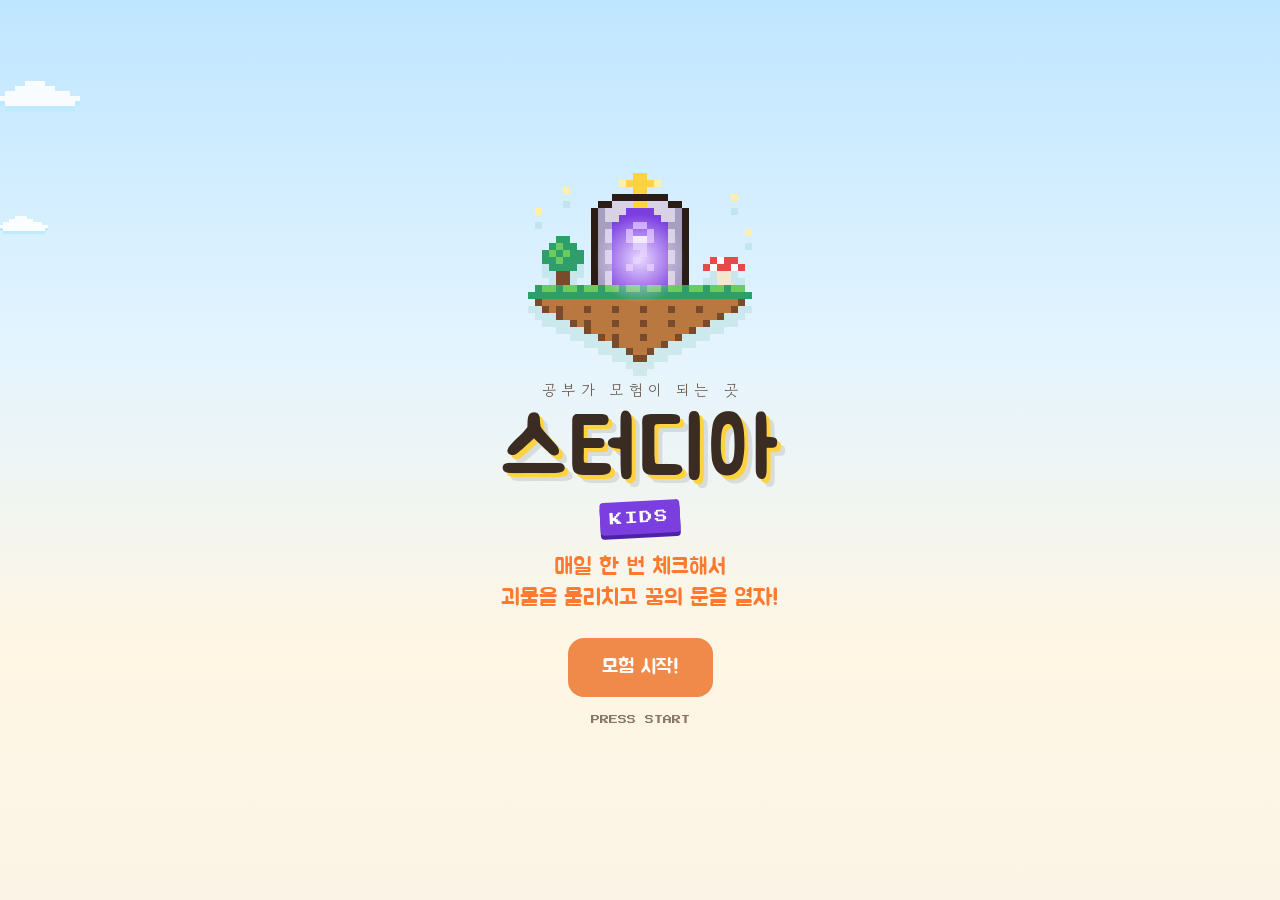
<file: index.html>
<!doctype html>
<html lang="ko">
<head>
<meta charset="utf-8">
<meta name="viewport" content="width=device-width,initial-scale=1,viewport-fit=cover">
<meta name="theme-color" content="#46B1D8">
<link rel="manifest" href="manifest.webmanifest">
<link rel="apple-touch-icon" href="icons/apple-touch-icon.png">
<link rel="icon" type="image/png" sizes="192x192" href="icons/icon-192.png">
<meta name="mobile-web-app-capable" content="yes">
<meta name="robots" content="noindex">
<meta name="color-scheme" content="only light">
<meta name="format-detection" content="telephone=no">
<meta name="apple-mobile-web-app-capable" content="yes">
<meta name="mobile-web-app-capable" content="yes">
<meta name="apple-mobile-web-app-status-bar-style" content="default">
<meta name="apple-mobile-web-app-title" content="스터디아 키즈">
<script src="config.js?v=2026.11.28-1355"></script>
<script src="game-data.js?v=2026.11.28-1355"></script>
<script src="sound.js?v=2026.11.28-1355"></script>
<script>
window.RR_VERSION='2026.11.28-1355';
/* 실시간 오류 기록: 학생 폰에서 난 오류를 구글 시트 [오류] 탭으로 보냄 */
(function(){var n=0;window.RR_REPORT=function(msg,stack,extra){try{var C=window.RR_CONFIG||{};if(!C.API_URL||n>=8)return;n++;var a=null;try{a=JSON.parse(localStorage.getItem('sk-auth-v1')||'null')}catch(e){}
fetch(C.API_URL,{method:'POST',headers:{'Content-Type':'text/plain;charset=utf-8'},keepalive:true,body:JSON.stringify({action:'logError',token:a&&a.token||'',msg:String(msg||'').slice(0,1000),stack:String(stack||'').slice(0,3000),page:location.pathname+(location.hash.indexOf('#parent')===0?' (학부모)':''),tab:(window.RR_TAB||'')+(extra?' '+extra:''),ver:window.RR_VERSION||'',ua:navigator.userAgent.slice(0,300)})}).catch(function(){})}catch(e){}};
window.addEventListener('error',function(e){if(!e.filename&&e.message==='Script error.')return;RR_REPORT(e.message+' @'+String(e.filename||'').split('/').pop()+':'+e.lineno+':'+e.colno,e.error&&e.error.stack)});
window.addEventListener('unhandledrejection',function(e){var r=e.reason;RR_REPORT('Promise: '+(r&&r.message||r),r&&r.stack)});})();
</script>
<style>:root{box-sizing:border-box;padding-top:env(safe-area-inset-top,0px);padding-bottom:env(safe-area-inset-bottom,0px)}body{margin:0;padding:0}img{max-width:100%}[hidden]{display:none!important}
/* ---------- 시작 화면 ---------- */
.splash{position:fixed;inset:0;z-index:60;display:flex;flex-direction:column;align-items:center;justify-content:center;gap:6px;padding:24px 16px;text-align:center;cursor:pointer;
  background:linear-gradient(180deg,#BFE6FF 0%,#E3F4FF 38%,#FFF6E4 72%,#FBF4E6 100%);transition:opacity .35s ease;overflow:hidden}
.splash.out{opacity:0;pointer-events:none}
.splash .cl{position:absolute;opacity:.9;animation:skDrift 18s linear infinite}
.splash .cl.c2{animation-duration:26s;animation-delay:-9s}
.splash .isl{position:relative;margin-bottom:10px;animation:skBob 3.2s ease-in-out infinite;filter:drop-shadow(0 14px 0 rgba(46,158,107,.12))}
.splash .isl canvas{display:block;image-rendering:pixelated}
.splash .isl .walker{position:absolute;left:50%;bottom:var(--gb);transform:translateX(-50%)}
.splash .glow{position:absolute;left:50%;top:22%;width:90px;height:90px;transform:translateX(-50%);border-radius:50%;background:radial-gradient(#E9D8FF 0%,rgba(233,216,255,0) 70%);animation:skPulse 2.4s ease-in-out infinite}
.splash .sub{font-family:'Gowun Dodum',var(--f-body);color:#6B5A4C;letter-spacing:.35em;font-size:15px;margin-right:-.35em}
.splash h1{font-family:'Jua',var(--f-display);font-size:clamp(54px,17vw,84px);line-height:1;color:#3A2C22;letter-spacing:.02em;
  text-shadow:4px 4px 0 #FFD23F,8px 8px 0 rgba(58,44,34,.12);margin:2px 0}
.splash .kids{font-family:'Press Start 2P',monospace;font-size:13px;color:#fff;background:#7B3FE0;padding:7px 10px 6px;border-radius:4px;box-shadow:0 4px 0 #4E22A6;letter-spacing:.15em;transform:rotate(-3deg)}
.splash .slogan{font-family:'Jua',var(--f-display);color:#FF7A2F;font-size:clamp(18px,5.4vw,23px);margin-top:12px;line-height:1.35}
.splash .go{margin-top:18px;width:auto;padding:14px 34px;font-size:20px}
.splash .hint{font-family:'Press Start 2P',monospace;font-size:9px;color:#8A7766;margin-top:10px;animation:skBlink 1.2s steps(2) infinite}
@keyframes skBob{0%,100%{transform:translateY(0)}50%{transform:translateY(-8px)}}
@keyframes skDrift{from{transform:translateX(-30vw)}to{transform:translateX(130vw)}}
@keyframes skPulse{0%,100%{opacity:.55;transform:translateX(-50%) scale(.9)}50%{opacity:1;transform:translateX(-50%) scale(1.1)}}
@keyframes skBlink{50%{opacity:0}}
@media (prefers-reduced-motion:reduce){.splash .isl,.splash .cl,.splash .glow,.splash .hint{animation:none}}
</style>
<title>스터디아 왕국 키즈</title>
<link rel="preconnect" href="https://fonts.googleapis.com">
<link rel="stylesheet" href="https://fonts.googleapis.com/css2?family=Jua&family=Gowun+Dodum&family=Do+Hyeon&family=Press+Start+2P&family=Noto+Sans+KR:wght@400;500;700&display=swap">
<style>
/* Layout: 폰 한 화면 앱. 크림 바탕 + 둥근 카드, 하단 탭. 넓은 화면에선 가운데 폰 틀 */
:root{
  --bg:#FBF4E6; --paper:#FFFDF8; --ink:#3A2C22; --muted:#8A7766; --line:#EADFCB;
  --accent:#F08A4B; --accent-ink:#FFFFFF; --accent-soft:#FDE6D3; --gold:#E2A93B;
  --good:#3E9B6B; --warn:#D9822B; --bad:#D2504A; --hp:#E5574F; --hp-bg:#F6DCD5;
  --night:#2E2440; --night-ink:#F6EEDD;
  --m:#E8484A; --e:#4FA9E8; --k:#F26B1D; --b:#1FA67A; --r:#9B4DFF; --w:#7A4B2A;
  --f-display:'Jua','Gowun Dodum',system-ui,sans-serif;
  --f-body:'Noto Sans KR','Gowun Dodum',system-ui,-apple-system,sans-serif;
  --shadow:0 2px 0 rgba(90,60,30,.08),0 8px 24px rgba(90,60,30,.06);
}
/* 한 가지 밝은 톤으로 고정: 학생 화면은 픽셀 게임 세계, 학부모·선생님 화면은 크림 카드 */
:root{color-scheme:only light}
/* ---------- 기기 호환 (아이폰·아이패드·갤럭시·갤럭시탭) ---------- */
html{-webkit-text-size-adjust:100%;text-size-adjust:100%}
body{-webkit-tap-highlight-color:transparent;overscroll-behavior-y:contain}
button,.btn,.chip,a,[data-b],[data-r],.check,.opt{touch-action:manipulation;-webkit-user-select:none;user-select:none}
input,textarea,select{font-size:16px!important}   /* 아이폰에서 입력할 때 화면이 확대되지 않게 */
.screen,.sheet .in,.modal .card{-webkit-overflow-scrolling:touch;overscroll-behavior:contain}
@media (hover:none){.btn:hover,.chip:hover{filter:none}}
/* ---------- 스크롤 표시 ---------- */
.screen::-webkit-scrollbar{width:12px}
.screen::-webkit-scrollbar-track{background:#F1E6CF;border-left:2px solid #2B1D16}
.screen::-webkit-scrollbar-thumb{background:#FF7A2F;border:2px solid #2B1D16;border-radius:2px}
.screen{scrollbar-color:#FF7A2F #F1E6CF}
.hwrap{position:relative;min-width:0}
.hwrap>.harrow{position:absolute;top:0;bottom:0;width:44px;display:flex;align-items:center;pointer-events:none;transition:opacity .2s;z-index:2}
.hwrap>.harrow.r{right:0;justify-content:flex-end;background:linear-gradient(90deg,rgba(251,244,230,0),var(--bg) 75%)}
.hwrap>.harrow.l{left:0;justify-content:flex-start;background:linear-gradient(270deg,rgba(251,244,230,0),var(--bg) 75%)}
.hwrap>.harrow b{width:24px;height:24px;display:grid;place-items:center;background:#FF7A2F;color:#fff;font-size:13px;border:2px solid #2B1D16;border-radius:50%;box-shadow:0 2px 0 #2B1D16}
.hwrap>.harrow.r b{animation:skNudgeR 1s ease-in-out infinite}.hwrap>.harrow.l b{animation:skNudgeL 1s ease-in-out infinite}
.hwrap.at-end>.harrow.r,.hwrap.at-start>.harrow.l{opacity:0}
@keyframes skNudgeR{50%{transform:translateX(4px)}}@keyframes skNudgeL{50%{transform:translateX(-4px)}}
#moreDown{position:fixed;left:50%;bottom:calc(80px + env(safe-area-inset-bottom,0px));z-index:45;transform:translateX(-50%);display:flex;align-items:center;gap:6px;
  background:#2B1D16;color:#FFD23F;font-family:var(--f-title);font-size:15px;padding:7px 14px 7px 12px;border:0;border-radius:999px;box-shadow:0 3px 0 rgba(0,0,0,.25);animation:skMore 1.4s ease-in-out infinite;transition:opacity .25s}
#moreDown.off{opacity:0;pointer-events:none}
@keyframes skMore{0%,100%{transform:translate(-50%,0)}50%{transform:translate(-50%,5px)}}
#scrollRail{position:fixed;right:2px;top:90px;bottom:calc(84px + env(safe-area-inset-bottom,0px));width:7px;border-radius:6px;background:rgba(43,29,22,.12);z-index:44;pointer-events:none;transition:opacity .3s}
#scrollRail i{position:absolute;left:0;right:0;border-radius:6px;background:#FF7A2F;border:2px solid #2B1D16;min-height:24px}
#scrollRail.off{opacity:0}
@media (min-width:700px){#moreDown,#scrollRail{position:absolute}#moreDown{bottom:78px}#scrollRail{top:14px;bottom:80px;right:4px}}
@media (prefers-reduced-motion:reduce){#moreDown,.hwrap>.harrow b{animation:none}}
html,body{height:100%}
body{background:var(--bg);color:var(--ink);font-family:var(--f-body);font-size:15px;line-height:1.55}
*{box-sizing:border-box}
button{font:inherit;color:inherit;cursor:pointer}
button:focus-visible,input:focus-visible,textarea:focus-visible{outline:3px solid var(--accent);outline-offset:2px}
.shell{min-height:100%;display:flex;flex-direction:column;align-items:center;gap:12px;padding-block:12px;
  padding-left:max(16px,env(safe-area-inset-left,0px));padding-right:max(16px,env(safe-area-inset-right,0px))}
.modebar{display:flex;gap:6px;background:var(--paper);border:1px solid var(--line);border-radius:999px;padding:4px;width:100%;max-width:420px}
.modebar button{flex:1;border:0;background:transparent;border-radius:999px;padding:7px 10px;font-size:13px;color:var(--muted)}
.modebar button[aria-pressed="true"]{background:var(--ink);color:var(--bg)}
.modebar .mbtitle{flex:1;align-self:center;padding-left:12px;font-family:var(--f-display);font-size:15px;color:var(--ink)}
.modebar #sndBtn,.modebar #sndBtn[aria-pressed]{flex:none;width:44px;padding:4px;font-size:16px;color:var(--ink);background:transparent}
.phone{width:100%;max-width:420px;background:var(--bg);display:flex;flex-direction:column;position:relative}
@media (min-width:700px){.phone{border:1px solid var(--line);border-radius:32px;box-shadow:var(--shadow);height:820px;overflow:hidden}}
.screen{flex:1;overflow-y:auto;padding:16px 14px 90px;display:flex;flex-direction:column;gap:12px}
@media (max-width:699px){.screen{padding-inline:0}}
h1,h2,h3{font-family:var(--f-display);font-weight:400;margin:0;text-wrap:balance;letter-spacing:.2px}
h1{font-size:26px;line-height:1.25} h2{font-size:20px} h3{font-size:17px}
p{margin:0}
.muted{color:var(--muted)} .small{font-size:13px} .tiny{font-size:12px}
.num{font-variant-numeric:tabular-nums}
.card{background:var(--paper);border:1px solid var(--line);border-radius:20px;padding:14px;box-shadow:var(--shadow);display:flex;flex-direction:column;gap:10px;min-width:0}
.row{display:flex;gap:8px;align-items:center;min-width:0}
.between{justify-content:space-between}
.wrap{flex-wrap:wrap}
.btn{border:0;border-radius:16px;padding:13px 16px;background:var(--accent);color:var(--accent-ink);font-family:var(--f-display);font-size:18px;width:100%}
.btn.ghost{background:transparent;color:var(--ink);border:1.5px solid var(--line);font-family:var(--f-body);font-size:15px}
.btn:disabled{opacity:.4;cursor:not-allowed}
.chip{border:1.5px solid var(--line);background:var(--paper);border-radius:999px;padding:6px 12px;font-size:14px}
.chip[aria-pressed="true"]{background:var(--ink);color:var(--bg);border-color:var(--ink)}
.chips{display:flex;flex-wrap:wrap;gap:6px}
.pill{display:inline-flex;align-items:center;gap:4px;border-radius:999px;padding:2px 9px;font-size:12px;background:var(--accent-soft);color:var(--ink);white-space:nowrap}
.pill.ex{background:transparent;border:1px dashed var(--muted);color:var(--muted)}
input[type=text],input[type=password],textarea{width:100%;border:1.5px solid var(--line);background:var(--paper);color:var(--ink);border-radius:14px;padding:12px;font:inherit}
textarea{resize:vertical;min-height:72px}
.bar{height:12px;border-radius:999px;background:var(--hp-bg);overflow:hidden}
.bar > i{display:block;height:100%;background:var(--hp);border-radius:999px;transition:width .5s}
.gauge > i{background:linear-gradient(90deg,var(--gold),var(--accent))}
.gauge{background:var(--accent-soft)}
/* nav */
.nav{position:absolute;left:0;right:0;bottom:0;display:flex;background:var(--paper);border-top:1px solid var(--line);padding:6px 6px calc(6px + env(safe-area-inset-bottom,0px))}
@media (max-width:699px){.nav{position:fixed;padding-left:max(6px,env(safe-area-inset-left,0px));padding-right:max(6px,env(safe-area-inset-right,0px))}}
.nav button{flex:1;border:0;background:transparent;border-radius:14px;padding:6px 2px;display:flex;flex-direction:column;align-items:center;gap:2px;font-size:12px;color:var(--muted)}
.nav button svg{width:22px;height:22px}
.nav button[aria-current="page"]{color:var(--ink);background:var(--accent-soft)}
/* onboarding */
.story{background:var(--night);color:var(--night-ink);border-radius:24px;padding:22px 18px;display:flex;flex-direction:column;gap:10px;position:relative;overflow:hidden;flex-shrink:0}
.story .q{font-family:var(--f-display);font-size:24px}
.rift{position:absolute;right:-30px;top:-30px;width:140px;height:140px;border-radius:50%;background:radial-gradient(circle,#B48CFF 0%,#6C3FD1 35%,transparent 70%);opacity:.7;animation:pulse 3s ease-in-out infinite}
@keyframes pulse{50%{transform:scale(1.12);opacity:.95}}
@media (prefers-reduced-motion:reduce){.rift{animation:none}}
.steps{display:flex;gap:4px}
.steps i{flex:1;height:5px;border-radius:9px;background:var(--line)}
.steps i.on{background:var(--accent)}
.opt{border:1.5px solid var(--line);background:var(--paper);border-radius:16px;padding:12px 14px;text-align:left;width:100%;display:flex;gap:10px;align-items:flex-start}
.opt b{font-family:var(--f-display);font-weight:400;color:var(--accent);min-width:18px}
.opt[aria-pressed="true"]{border-color:var(--accent);background:var(--accent-soft)}
.swatches{display:grid;grid-template-columns:repeat(6,1fr);gap:8px}
.sw{aspect-ratio:1;border-radius:50%;border:3px solid var(--paper);box-shadow:0 0 0 1.5px var(--line);max-width:100%}
.sw[aria-pressed="true"]{box-shadow:0 0 0 3px var(--ink)}
/* character */
.avatar{width:64px;height:64px;border-radius:50%;display:grid;place-items:center;font-family:var(--f-display);font-size:26px;color:#fff;flex:none;position:relative}
.avatar::after{content:"";position:absolute;inset:-6px;border-radius:50%;border:3px solid currentColor;opacity:.35}
.charcard{border-radius:24px;padding:18px;color:#fff;display:flex;flex-direction:column;gap:10px;box-shadow:var(--shadow)}
.charcard .dream{background:rgba(255,255,255,.18);border-radius:14px;padding:10px 12px;font-size:14px}
/* quests */
.quest{display:flex;gap:10px;align-items:center;padding:10px;border-radius:16px;border:1.5px solid var(--line);background:var(--paper)}
.quest .dot{width:10px;align-self:stretch;border-radius:8px;flex:none}
.quest .body{flex:1;min-width:0}
.quest .t{font-weight:700}
.check{width:40px;height:40px;border-radius:14px;border:2px solid var(--line);background:var(--bg);flex:none;display:grid;place-items:center;font-size:20px}
.quest.done{opacity:.72}
.quest.done .check{background:var(--good);border-color:var(--good);color:#fff}
.quest.locked .check{opacity:.4}
.banner{border-radius:18px;padding:12px 14px;background:var(--night);color:var(--night-ink);display:flex;gap:10px;align-items:center}
.banner .d{font-family:var(--f-display);font-size:26px;color:var(--gold);line-height:1}
.bubble{background:var(--paper);border:1.5px solid var(--line);border-radius:18px 18px 18px 4px;padding:10px 12px;font-size:14px}
/* boss */
.arena{background:var(--night);color:var(--night-ink);border-radius:24px;padding:16px;display:flex;flex-direction:column;gap:10px;position:relative;overflow:hidden}
.arena .bossface{font-size:72px;text-align:center;line-height:1.1;transition:transform .15s}
.arena .bossface.hit{transform:translateX(6px) rotate(4deg);filter:brightness(1.6)}
.arena .bar{background:rgba(255,255,255,.15)}
.floatdmg{position:absolute;left:50%;top:70px;font-family:var(--f-display);font-size:30px;color:var(--gold);animation:up 1s forwards;pointer-events:none;transform:translateX(-50%)}
@keyframes up{to{transform:translate(-50%,-50px);opacity:0}}
.bosstabs{display:flex;gap:6px;overflow-x:auto;padding-bottom:2px}
.bosstabs button{border:1.5px solid var(--line);background:var(--paper);border-radius:14px;padding:6px 10px;font-size:13px;white-space:nowrap;flex:none}
.bosstabs button[aria-pressed="true"]{border-color:var(--ink);background:var(--ink);color:var(--bg)}
.timer{font-family:var(--f-display);font-size:40px;text-align:center;font-variant-numeric:tabular-nums}
/* emotion */
.scale{display:grid;grid-template-columns:repeat(5,1fr);gap:4px}
.scale button{border:1.5px solid var(--line);background:var(--paper);border-radius:12px;padding:8px 2px;font-size:11px;line-height:1.25}
.scale button[aria-pressed="true"]{background:var(--accent);color:var(--accent-ink);border-color:var(--accent)}
.faces{display:grid;grid-template-columns:repeat(5,1fr);gap:4px}
.faces button{border:1.5px solid var(--line);background:var(--paper);border-radius:14px;padding:8px 2px;font-size:11px;display:flex;flex-direction:column;align-items:center;gap:2px}
.faces button span{font-size:24px}
.faces button[aria-pressed="true"]{border-color:var(--accent);background:var(--accent-soft)}
.flowgrid{display:grid;grid-template-columns:repeat(3,1fr);gap:4px}
.flowgrid div{border-radius:10px;padding:8px 4px;text-align:center;font-size:12px;background:var(--bg);border:1px solid var(--line)}
.flowgrid div.on{background:var(--accent);color:var(--accent-ink);border-color:var(--accent);font-weight:700}
.flowgrid div.blank{visibility:hidden}
/* ranking */
.tabs{display:flex;gap:4px;background:var(--paper);border:1px solid var(--line);border-radius:14px;padding:4px}
.tabs button{flex:1;border:0;background:transparent;border-radius:10px;padding:7px 4px;font-size:13px;color:var(--muted)}
.tabs button[aria-pressed="true"]{background:var(--accent-soft);color:var(--ink);font-weight:700}
.rank{display:flex;align-items:center;gap:10px;padding:8px 4px;border-bottom:1px dashed var(--line)}
.rank:last-child{border-bottom:0}
.rank .no{width:26px;text-align:center;font-family:var(--f-display);font-size:18px}
.rank .mini{width:34px;height:34px;border-radius:50%;flex:none;display:grid;place-items:center;color:#fff;font-family:var(--f-display)}
.rank.me{background:var(--accent-soft);border-radius:12px}
.table{width:100%;border-collapse:collapse;font-size:13px}
.table th,.table td{padding:7px 4px;text-align:left;border-bottom:1px solid var(--line)}
.table td.r,.table th.r{text-align:right;font-variant-numeric:tabular-nums}
.tscroll{overflow-x:auto}
.toast{position:absolute;left:50%;bottom:86px;transform:translateX(-50%);background:var(--ink);color:var(--bg);padding:9px 14px;border-radius:999px;font-size:13px;z-index:20;max-width:90%;text-align:center}
@media (max-width:699px){.toast{position:fixed}}
.sheet{position:absolute;inset:0;background:rgba(40,25,15,.45);display:flex;align-items:flex-end;z-index:30}
@media (max-width:699px){.sheet{position:fixed}}
.sheet .in{background:var(--bg);width:100%;border-radius:24px 24px 0 0;padding:16px;display:flex;flex-direction:column;gap:10px;max-height:85%;overflow-y:auto;padding-bottom:calc(16px + env(safe-area-inset-bottom,0px))}
svg text{fill:var(--muted);font-size:10px;font-family:var(--f-body)}
.note{font-size:12px;color:var(--muted);border-left:3px solid var(--line);padding-left:8px}

/* ===== 픽셀 게임 톤 (학생 화면) ===== */
:root{--px:0 -3px 0 0 #2B1D16,0 3px 0 0 #2B1D16,-3px 0 0 0 #2B1D16,3px 0 0 0 #2B1D16,0 7px 0 0 rgba(43,29,22,.3);
  --px2:0 -2px 0 #2B1D16,0 2px 0 #2B1D16,-2px 0 0 #2B1D16,2px 0 0 #2B1D16;
  --f-title:'Do Hyeon','Jua',system-ui,sans-serif; --f-pixel:'Press Start 2P',ui-monospace,monospace}
img.px,canvas.px{image-rendering:pixelated;image-rendering:crisp-edges}
.phone.game{--bg:#86D9F0;--paper:#FFF4D6;--ink:#2B1D16;--muted:#6E5844;--line:#2B1D16;--accent:#E2453C;--accent-ink:#fff;--accent-soft:#F7C531;--gold:#F7C531;--good:#3E9B4B;--hp:#E2453C;--hp-bg:#4A2A22;--night:#2E2440;--night-ink:#F6E3B4;
  background:linear-gradient(#46B1D8 0,#86D9F0 260px,#B9ECF8 100%);color:var(--ink)}
.game .screen{gap:10px}
.game h1{font-family:var(--f-title);font-size:30px;color:#F9DDB6;letter-spacing:1px;text-shadow:2px 0 #2B1D16,-2px 0 #2B1D16,0 2px #2B1D16,0 -2px #2B1D16,2px 2px #2B1D16,-2px -2px #2B1D16,2px -2px #2B1D16,-2px 2px #2B1D16,0 5px #2B1D16}
.game h2,.game h3{font-family:var(--f-title)} .game h2{font-size:22px} .game h3{font-size:19px}
.game .card{border:0;border-radius:0;box-shadow:var(--px);margin:3px;background:var(--paper)}
.game .btn{border-radius:0;box-shadow:var(--px);margin:3px;width:calc(100% - 6px);font-family:var(--f-title);font-size:20px;background:#E2453C;color:#fff;text-shadow:0 2px 0 rgba(0,0,0,.3)}
.game .btn:active{transform:translateY(3px)}
.game .btn.ghost{background:#F6E3B4;color:var(--ink);border:0;text-shadow:none;font-size:17px}
.game .btn.gold{background:#F7C531;color:var(--ink);text-shadow:none}
.game .chip{border:0;border-radius:0;background:#F6E3B4;box-shadow:var(--px2);margin:2px}
.game .chip[aria-pressed="true"]{background:#2B1D16;color:#F7C531}
.game .pill{border-radius:0;background:#2B1D16;color:#F7C531;font-weight:700}
.game .pill.red{background:#E2453C;color:#fff}.game .pill.blue{background:#5BC0EB;color:#2B1D16}.game .pill.purple{background:#8C5BD6;color:#fff}
.game .quest{border:0;border-radius:0;background:#FFFBEA;box-shadow:var(--px2);margin:2px}
.game .quest .dot{border-radius:0}
.game .quest.done{opacity:1;background:#E7F3D6}
.game .check{border:0;border-radius:0;width:auto;min-width:56px;height:36px;padding:0 10px;background:#E2453C;color:#fff;font-family:var(--f-title);font-size:16px;box-shadow:var(--px2),0 4px 0 rgba(0,0,0,.25)}
.game .quest.done .check{background:#3E9B4B}
.game .quest.locked .check{background:#B9A88E}
.game .bar{border-radius:0;background:#4A2A22;box-shadow:var(--px2);margin:2px}
.game .bar > i{border-radius:0}
.game .gauge{background:#4A2A22}.game .gauge > i{background:#F7C531}
.game .bar.charge > i{background:#5BC0EB}.game .bar.hid > i{background:#8C5BD6}
.game .nav{background:#3A2A20;border:0;box-shadow:0 -4px 0 #2B1D16}
.game .nav button{color:#C9B08A;border-radius:0;font-family:var(--f-title);font-size:14px}
.game .nav button[aria-current="page"]{background:#4A3428;color:#F7C531}
.game .story{border-radius:0;box-shadow:var(--px);margin:3px}
.game .opt{border:0;border-radius:0;background:#FFFBEA;box-shadow:var(--px2);margin:2px;width:calc(100% - 4px)}
.game .opt b{color:#E2453C;font-family:var(--f-title)}
.game .opt[aria-pressed="true"]{background:#F7C531}
.game .tabs{border:0;border-radius:0;background:#3A2A20;box-shadow:var(--px2);margin:2px}
.game .tabs button{border-radius:0;color:#C9B08A}
.game .tabs button[aria-pressed="true"]{background:#F7C531;color:#2B1D16}
.game .banner{border-radius:0;box-shadow:var(--px);margin:3px}
.game .bubble{border:0;border-radius:0;box-shadow:var(--px2);background:#fff;margin:2px}
.game input[type=text],.game input[type=password],.game textarea{border:0;border-radius:0;box-shadow:var(--px2);background:#FFFBEA;margin:2px;width:calc(100% - 4px)}
.game .charcard{border-radius:0;box-shadow:var(--px);margin:3px}
.game .rank.me{border-radius:0;background:#F7C531}
.game .rank .mini{border-radius:0}
.game .avatar{border-radius:0}
.game .sheet .in{border-radius:0;background:#FFF4D6;box-shadow:0 -4px 0 #2B1D16}
.game .scale button,.game .faces button{border:0;border-radius:0;box-shadow:var(--px2);margin:2px;background:#FFFBEA}
.game .scale button[aria-pressed="true"]{background:#E2453C;color:#fff}
.game .faces button[aria-pressed="true"]{background:#F7C531}
.game .flowgrid div{border-radius:0;border:0;background:#F6E3B4}
.game .flowgrid div.on{background:#E2453C;color:#fff}
.game .steps i{border-radius:0;background:#F6E3B4;box-shadow:var(--px2);height:6px}
.game .steps i.on{background:#E2453C}
.game .sw{border-radius:0}
.game .toast{border-radius:0;background:#2B1D16;color:#F7C531;box-shadow:0 0 0 3px #F7C531}
.game .table th,.game .table td{border-bottom:2px dotted #C9B08A}
.game .tscroll{background:transparent}
.num.px{font-family:var(--f-pixel);font-size:10px;letter-spacing:.5px}
/* 장면 */
.scene{position:relative;height:250px;flex:none;overflow:hidden;margin:-16px -14px 0;background:linear-gradient(#46B1D8 0 40%,#86D9F0 40% 100%)}
@media (max-width:699px){.scene{margin:-16px 0 0}}
.scene .saw{position:absolute;left:0;right:0;top:38%;height:12px;background-repeat:repeat-x;background-size:24px 12px}
.scene .ground{position:absolute;left:0;right:0;bottom:0;height:64px;background-repeat:repeat-x;background-size:48px 64px}
.cloud{position:absolute;animation:drift linear infinite}
@keyframes drift{from{transform:translateX(-140px)}to{transform:translateX(480px)}}
.tw{position:absolute;animation:twinkle 1.6s steps(2) infinite}
@keyframes twinkle{50%{transform:translateY(-4px)}}
.lplist{display:flex;flex-wrap:wrap;gap:6px;margin:4px 0 6px}.lpl{display:inline-flex;align-items:center;gap:5px;padding:3px 8px;border:2px solid #F6E3B4;font-size:13px;animation:lpin .4s steps(4) both}.lpl i{width:10px;height:10px;border:2px solid #2B1D16;display:inline-block}.lpl.me{background:#F7C531;color:#22183A;border-color:#F7C531;font-weight:700}
@keyframes lpin{from{transform:scale(.4);opacity:0}to{transform:none;opacity:1}}
.lobbygo{position:absolute;left:0;right:0;top:38%;z-index:60;display:flex;flex-direction:column;align-items:center;gap:4px;pointer-events:none;animation:ban 2.6s steps(10) forwards}.lobbygo b{font-family:var(--f-title);font-size:38px;color:#F7C531;text-shadow:2px 0 #22183A,-2px 0 #22183A,0 2px #22183A,0 -2px #22183A,0 6px #22183A}.lobbygo span{font-size:16px;background:#22183A;color:#F6E3B4;padding:3px 10px}
@media (max-width:699px){.lobbygo{position:fixed}}
.attgrid{display:grid;grid-template-columns:repeat(4,1fr);gap:6px}
.atc{position:relative;border:2px solid #C9B48F;border-radius:8px;background:#FFFBF2;overflow:hidden;display:flex;flex-direction:column}
.atc .ath{background:#7C8FD6;color:#fff;font-size:11px;font-weight:700;text-align:center;padding:2px 0}
.atc.gift .ath{background:#F26B1D}.atc.td{border-color:#2B1D16;box-shadow:0 0 0 2px #F7C531}.atc.fut{opacity:.75}
.atc .atb{flex:1;display:flex;flex-direction:column;align-items:center;justify-content:center;gap:2px;padding:6px 2px 4px;min-height:66px}.atc.on:not(.gift) .atb{align-items:flex-start;padding-left:6px}
.atc .atb i{font-style:normal;font-size:9.5px;color:#7A6650;text-align:center;line-height:1.2}
.atc .stampsvg{position:absolute;right:1px;bottom:1px;width:74%;transform:rotate(-14deg);mix-blend-mode:multiply;opacity:.9;animation:stamp .4s cubic-bezier(.2,1.6,.4,1) both;pointer-events:none}
@keyframes stamp{from{transform:scale(2) rotate(-14deg);opacity:0}to{transform:scale(1) rotate(-14deg);opacity:.9}}
.lvrow{display:flex;gap:6px;margin:2px 0 8px}.lvp{flex:1;text-align:center;padding:3px 0;border:2px solid #F6E3B4;font-family:var(--f-display);font-size:13px;opacity:.5}.lvp.now{opacity:1;background:#F6E3B4;color:#22183A}.lvp.done{opacity:1;background:#7A4FD0;border-color:#7A4FD0}
.dex{display:grid;grid-template-columns:repeat(2,1fr);gap:8px}.dexc{display:flex;flex-direction:column;align-items:center;gap:3px;padding:10px 6px;border:3px solid #2B1D16;background:#FFF6DC;font:inherit;color:#2B1D16;text-align:center;cursor:pointer}
.dexc.on{background:#FFE9A8;box-shadow:inset 0 0 0 3px #F7C531}.dexc.off{background:#EFE7D6;cursor:default}
.eggpick{display:grid;grid-template-columns:repeat(2,1fr);gap:8px}.egp{display:flex;flex-direction:column;align-items:center;gap:3px;padding:10px 6px;border:3px solid #2B1D16;background:#FFF6DC;font:inherit;color:#2B1D16;text-align:center;cursor:pointer}.egp.on{background:#FFE9A8;box-shadow:inset 0 0 0 3px #F26B1D}
.eggwob{display:inline-block;animation:wobble 1.6s ease-in-out infinite;transform-origin:50% 100%}
.petbuddy{position:absolute;bottom:58px;left:128px;z-index:2;animation:bob .7s steps(2) infinite}.petbuddy.st3{filter:drop-shadow(0 0 6px #FFE066)}
.petbuddy.pdash{animation:pdash .62s steps(6) 1}
@keyframes pdash{40%{transform:translate(118px,-16px)}55%{transform:translate(124px,-10px)}}
.dmg.pet{font-size:12px;color:#FFF3B0}
.petbuddy .pcrown{position:absolute;top:-12px;left:50%;transform:translateX(-50%)}
.eggbuddy{position:absolute;bottom:58px;left:4px;z-index:1;animation:wobble 1.6s ease-in-out infinite;transform-origin:50% 100%}
.hero{position:absolute;bottom:58px;left:34px;animation:bob .8s steps(2) infinite}
@keyframes bob{50%{transform:translateY(-3px)}}
.hero.dash{animation:dash .55s steps(6) 1}
@keyframes dash{45%{transform:translateX(150px)}}
.hero .aura{position:absolute;left:50%;bottom:-6px;width:70px;height:14px;transform:translateX(-50%);border-radius:50%;filter:blur(4px);opacity:.75;animation:aura 1.2s ease-in-out infinite}
@keyframes aura{50%{opacity:.35;width:56px}}
.boss{position:absolute;bottom:56px;right:26px;animation:float 2.4s ease-in-out infinite}
@keyframes float{50%{transform:translateY(-8px)}}
.boss.hit{animation:shake .42s steps(6) 1;filter:brightness(2.2)}
@keyframes shake{20%{transform:translate(-8px,2px)}40%{transform:translate(8px,-2px)}60%{transform:translate(-6px,0)}80%{transform:translate(6px,1px)}}
.boss.dead{animation:die 1.2s steps(8) forwards}
.boss.gone{opacity:.25;filter:grayscale(1);animation:none}
@keyframes die{30%{opacity:.2}45%{opacity:1}60%{opacity:.2}100%{opacity:.25;filter:grayscale(1);transform:translateY(10px)}}
.boss.sleep{filter:grayscale(.7) brightness(.8)}
.fx{position:absolute;inset:0;pointer-events:none}
.dmg{position:absolute;font-family:var(--f-pixel);font-size:16px;color:#fff;text-shadow:2px 0 #2B1D16,-2px 0 #2B1D16,0 2px #2B1D16,0 -2px #2B1D16,0 4px #2B1D16;animation:pop 1.1s steps(10) forwards;pointer-events:none;z-index:5;white-space:nowrap}
.dmg.big{font-size:22px;color:#F7C531}
@keyframes pop{0%{transform:translateY(8px) scale(.6);opacity:0}20%{transform:translateY(-10px) scale(1.2);opacity:1}80%{opacity:1}100%{transform:translateY(-46px);opacity:0}}
.flash{position:absolute;inset:0;background:#fff;opacity:0;pointer-events:none;z-index:6}
.flash.on{animation:fl .5s steps(4) 1}
@keyframes fl{25%{opacity:.75}100%{opacity:0}}
.shakeall{animation:scr .35s steps(5) 1}
@keyframes scr{25%{transform:translate(-4px,2px)}50%{transform:translate(4px,-2px)}75%{transform:translate(-2px,1px)}}
.hud{position:absolute;left:10px;right:10px;top:10px;display:flex;gap:8px;align-items:flex-start;z-index:4}
.hud .nm{background:#FFF4D6;padding:5px 9px;box-shadow:var(--px);font-family:var(--f-title);font-size:17px;line-height:1.15;min-width:0;color:#2B1D16}
.hud .nm small{display:block;font-family:var(--f-body);font-size:11px;color:#6E5844}
.hud .tagr{margin-left:auto;background:#FFF4D6;padding:6px 8px;box-shadow:var(--px);font-family:var(--f-pixel);font-size:9px;white-space:nowrap;color:#2B1D16}
.tags{display:grid;grid-template-columns:repeat(3,1fr);gap:8px;margin:6px 0 10px}
.tagb{display:flex;flex-direction:column;align-items:center;gap:2px;padding:12px 4px;border:3px solid #2B1D16;background:#FFF6DC;font:inherit;font-family:var(--f-display);font-size:16px;color:#2B1D16;box-shadow:0 4px 0 #2B1D16;cursor:pointer}
.tagb span{font-size:28px;line-height:1.1}.tagb:active{transform:translateY(3px);box-shadow:0 1px 0 #2B1D16}
.boss.st1::after,.boss.st2::after,.boss.st3::after{position:absolute;top:-6px;left:-4px;font-size:22px;animation:float 1.2s ease-in-out infinite}
.boss.st1::after{content:'💦'}.boss.st2::after{content:'💢'}.boss.st3::after{content:'🩹'}
.boss.st2>span{filter:saturate(.8) contrast(1.1)}.boss.st3{animation:wobble .5s ease-in-out infinite}
@keyframes wobble{0%,100%{transform:rotate(-3deg)}50%{transform:rotate(3deg)}}
.critb{position:absolute;left:50%;top:38%;transform:translate(-50%,-50%) scale(.4);font-family:'Press Start 2P',var(--f-display);font-size:22px;color:#FFE066;text-shadow:3px 3px 0 #B3261E,-2px -2px 0 #2B1D16;z-index:6;white-space:nowrap;animation:critpop 1.1s ease-out forwards;pointer-events:none}
.critb.mega{font-size:28px;color:#fff;text-shadow:3px 3px 0 #7A4FD0,-2px -2px 0 #2B1D16}
@keyframes critpop{0%{transform:translate(-50%,-50%) scale(.4);opacity:0}25%{transform:translate(-50%,-50%) scale(1.25);opacity:1}60%{transform:translate(-50%,-50%) scale(1)}100%{transform:translate(-50%,-80%) scale(1);opacity:0}}
.goldb{display:inline-block;background:#FFD84A;color:#2B1D16;border:2px solid #2B1D16;padding:1px 8px;font-size:12px;font-family:var(--f-display);margin-left:6px}
.speech{position:absolute;right:12px;top:66px;max-width:52%;background:#fff;padding:6px 9px;font-size:12px;box-shadow:var(--px2);z-index:3;color:#2B1D16}
.sbanner{position:absolute;left:0;right:0;top:40%;text-align:center;z-index:7;font-size:36px;font-family:var(--f-title);color:#F9DDB6;text-shadow:2px 0 #2B1D16,-2px 0 #2B1D16,0 2px #2B1D16,0 -2px #2B1D16,0 6px #2B1D16;animation:ban 1.6s steps(8) forwards;pointer-events:none}
@keyframes ban{0%{transform:scale(.3);opacity:0}20%{transform:scale(1.15);opacity:1}80%{opacity:1}100%{opacity:0}}
.bossgrid{display:grid;grid-template-columns:repeat(3,1fr);gap:6px}
.bcell{border:0;background:#FFFBEA;padding:6px 4px 8px;box-shadow:var(--px2);display:flex;flex-direction:column;align-items:center;gap:3px;margin:2px;min-width:0}
.bcell[aria-pressed="true"]{background:#F7C531}
.bcell.kill{background:#D9CDB8}
.bcell .nm{font-size:11px;line-height:1.2;text-align:center}
.bcell .bar{width:90%;height:8px}
.tl{display:grid;grid-template-columns:repeat(12,1fr);gap:2px}
.tl div{font-size:10px;text-align:center;padding:5px 0;background:#E8D8B0}
.tl div.acc{background:#5BC0EB}.tl div.open{background:#F7C531;font-weight:700}.tl div.now{outline:2px solid #E2453C;outline-offset:-2px}
.months{display:grid;grid-template-columns:repeat(6,1fr);gap:4px}
.months div{padding:6px 2px;text-align:center;font-size:11px;background:#E8D8B0;color:#2B1D16;line-height:1.25}
.months div.done{background:#8C5BD6;color:#fff}.months div.now{background:#F7C531}
.item{display:flex;align-items:center;gap:8px;background:#FFFBEA;box-shadow:var(--px2);padding:7px 9px;margin:2px}
.modal{position:absolute;inset:0;background:rgba(20,12,8,.72);z-index:40;display:flex;align-items:center;justify-content:center;padding:18px}
@media (max-width:699px){.modal{position:fixed}}
.modal .card{width:100%;max-height:90%;overflow-y:auto}
.upd{position:fixed;left:50%;transform:translateX(-50%);bottom:calc(84px + env(safe-area-inset-bottom,0px));z-index:60;background:#2B1D16;color:#F7C531;padding:8px 8px 8px 14px;display:flex;gap:10px;align-items:center;font-size:13px;box-shadow:0 0 0 3px #F7C531;max-width:calc(100% - 32px)}
.upd button{border:0;background:#F7C531;color:#2B1D16;font-family:var(--f-title);font-size:15px;padding:6px 10px}
details summary{cursor:pointer;padding:4px 0}
@media (prefers-reduced-motion:reduce){.cloud,.tw,.hero,.boss,.hero .aura{animation:none!important}}

/* ===== 초등판: 디자인 시안 v0.1 (루틴런 주황·초록 버튼, 나무 패널) ===== */
.phone.game{--accent:#FF7A2F}
.game .btn{background:#FF7A2F;box-shadow:var(--px),inset -3px -3px 0 #D9581A}
.game .btn.green{background:#2E9E6B;box-shadow:var(--px),inset -3px -3px 0 #217A52}
.game .btn.ghost{box-shadow:var(--px)}
.game .check{background:#FF7A2F}
.game .quest.wait{background:#FFF6E0}
.quest.hiddenq:not(.done){background:linear-gradient(90deg,#EFE6FA,#fff);border-color:#C9B3E8}
.game .quest.wait .check{background:#C99A12}
.game .nav{background:#4A2C17}
.game .nav button[aria-current="page"]{background:#6B4329;color:#FFC83D;box-shadow:inset 0 3px 0 #FFC83D}
.preview{display:grid;place-items:center;padding:8px 24px;min-height:150px;width:100%;background:linear-gradient(#BFE7F8 70%,#7CC242 70%,#7CC242 76%,#8E8F98 76%);box-shadow:var(--px2)}
.track{position:relative;height:200px;background:repeating-linear-gradient(#7CC242 0 36px,#6CB43C 36px 72px);box-shadow:var(--px2);margin:2px;overflow:hidden}
.track .goal{position:absolute;right:4px;top:4px;font-size:20px}
.runner{position:absolute;display:flex;align-items:center;gap:3px;transition:left .6s steps(8)}
.runner .tag{font-size:11px;background:#FFF4D6;padding:0 4px;box-shadow:var(--px2);white-space:nowrap;max-width:90px;overflow:hidden;text-overflow:ellipsis}
.runner.me .tag{background:#FFC83D;font-weight:700}
.hero [data-hero] canvas{display:block}
/* 태블릿·PC 화면 높이 맞추기 (아이패드·갤럭시탭 가로/세로) */
@media (min-width:700px){.phone{height:min(820px,calc(100vh - 90px));height:min(820px,calc(100dvh - 90px))}}
@media (min-width:700px) and (min-height:900px){.phone{max-width:560px;height:min(980px,calc(100dvh - 90px))}}
.shell.zoomed{padding-block:8px;gap:8px;min-height:0}.shell.zoomed .phone{width:100%}.shell.zoomed.land #foot{display:none}
@media (min-width:700px) and (max-height:760px){.shell{padding-block:6px;gap:6px}.phone{height:calc(100vh - 64px);height:calc(100dvh - 64px)}}
/* 신규 용사 선물상자 */
.evcard{display:block;width:100%;text-align:left;background:linear-gradient(180deg,#DDF1FF,#FFFFFF);border:3px solid #2B3A67;cursor:pointer;font:inherit;color:inherit}.evcard .tiny{line-height:1.7;margin-top:4px}
.giftcard{display:flex;align-items:center;gap:12px;width:100%;text-align:left;border:3px solid #2B1D16;background:linear-gradient(135deg,#FFE27A,#FFB347);color:#2B1D16;padding:12px 14px;box-shadow:0 4px 0 #2B1D16;border-radius:12px;cursor:pointer;font:inherit;animation:skGiftPulse 1.6s ease-in-out infinite}
.giftcard b{font-family:var(--f-title);font-size:19px;display:block}
.giftcard p{margin:0}
.giftbox{display:inline-block;animation:skShake 1.2s ease-in-out infinite;transform-origin:50% 90%}
.gift .giftlist{display:flex;flex-direction:column;gap:8px}
.gift .gi{background:#FFF4D6;border:2px solid #2B1D16;padding:8px 10px;border-radius:8px}
.gift .gi b{font-family:var(--f-title);font-size:17px}
@keyframes skShake{0%,60%,100%{transform:rotate(0)}70%{transform:rotate(-8deg)}80%{transform:rotate(8deg)}90%{transform:rotate(-4deg)}}
@keyframes skGiftPulse{50%{box-shadow:0 4px 0 #2B1D16,0 0 0 6px rgba(255,210,63,.45)}}
@media (prefers-reduced-motion:reduce){.giftcard,.giftbox{animation:none}}
</style>

</head>
<body>
<div class="splash" id="splash" role="dialog" aria-label="스터디아 키즈 시작 화면" hidden>
  <span class="cl" style="top:9%;left:0" data-spr="cloud" data-sc="5"></span>
  <span class="cl c2" style="top:24%;left:0" data-spr="cloud" data-sc="3"></span>
  <div class="isl"><div class="glow"></div><span data-spr="logo" data-sc="7"></span></div>
  <p class="sub">공부가 모험이 되는 곳</p>
  <h1>스터디아</h1>
  <span class="kids">KIDS</span>
  <p class="slogan">매일 한 번 체크해서<br>괴물을 물리치고 꿈의 문을 열자!</p>
  <button class="btn go" id="splashGo" type="button">모험 시작!</button>
  <p class="hint">PRESS START</p>
</div>
<div class="shell">
  <div class="modebar" role="group" aria-label="화면 선택">
    <span class="mbtitle">스터디아 왕국 키즈</span>
    <button id="sndBtn" type="button" aria-label="소리 켜고 끄기"></button>
  </div>
  <div class="phone" id="phone">
    <main class="screen" id="screen"></main>
    <nav class="nav" id="nav" hidden></nav>
  </div>
  <p class="tiny muted" id="foot" style="max-width:420px;text-align:center">연결 중...</p>
</div>
<script>/* 태블릿·큰 화면: 앱 전체를 화면 크기에 맞춰 키워요 (글자·버튼·캐릭터 모두 같은 비율) */
(function(){var shell=document.querySelector('.shell'),ph=document.getElementById('phone'),mb=document.querySelector('.modebar'),ft=document.getElementById('foot');
function vh(){return (window.visualViewport&&visualViewport.height)||document.documentElement.clientHeight||window.innerHeight}
function fit(){var W=document.documentElement.clientWidth,H=vh();
 var off=function(){shell.style.zoom='';shell.classList.remove('zoomed','land');[ph,mb,ft].forEach(function(e){e.style.maxWidth='';e.style.height=''});ph.style.height=''};
 if(W<700||!('zoom' in document.body.style)){off();return}
 var land=W>H,over=land?70:96,z=Math.min((W-24)/430,H/((land?640:760)+over));z=Math.max(1,Math.min(z,1.9));
 shell.classList.toggle('land',land);
 z=Math.round(z*100)/100;var dw=Math.floor(Math.min((W-24)/z,land?560:640));
 shell.style.zoom=z;shell.classList.add('zoomed');[ph,mb,ft].forEach(function(e){e.style.maxWidth=dw+'px'});
 ph.style.height=Math.floor(H/z-over)+'px'}
window.SK_FIT=fit;fit();addEventListener('resize',fit);addEventListener('orientationchange',function(){setTimeout(fit,250)});
if(window.visualViewport)visualViewport.addEventListener('resize',fit)})();</script>

<script>
(function(){
/* ---------- 데이터 (game-data.js) ---------- */
const {KINGDOMS,KN,TEST,JOBS,PERS,FOODS,HOBBY,GOALS,COLORS,SUBJ,SUBJ_KEYS,ACT,ORDER,BASE,DAILY_CAP,RAIDS,HIDDEN,CELLMSG,ANIMALS,ANIMAL_KEYS,BLESS_PCT,ITEM_GEAR,ITEM_CHEST}=SK;
const {addDays,parseDay,weekKey,fmt}=SK;
const TODAY=()=>SK.dayKey();
function ymd(y,m,d){return SK.key(new Date(y,m-1,d))}
function monthKeyOf(k){return k.slice(0,7)}
const fmtN=n=>Math.round(n).toLocaleString();
function pctOf(a,b){return Math.max(0,Math.min(100,Math.round(a/b*100)))}
function esc(t){return String(t??'').replace(/[&<>"]/g,c=>({'&':'&amp;','<':'&lt;','>':'&gt;','"':'&quot;'}[c]))}
const hydrate=root=>SK.hydrate(root);

/* ---------- 점수 ---------- */
function weekCount(a,k,st){st=st||S;const w=weekKey(k);let n=0;for(let i=0;i<7;i++){const d=addDays(w,i);const L=(st.logs||{})[d];if(!L)continue;if(ACT[a]&&ACT[a].life?L.life&&L.life[a]:L.q.some(q=>q.a===a&&q.done))n++}return n}
function wkOf(a){return a==='m1'&&SRV_M1W?SRV_M1W:ACT[a].wk}
function weekFull(a,k,st){const A=ACT[a];if(!A.wk)return false;const L=(st||S).logs[k];const doneToday=L&&L.q.some(q=>q.a===a&&q.done);return !doneToday&&weekCount(a,k,st)>=wkOf(a)}
function qPts(q){return q.pts||(q.a==='m1'&&SRV_M1?SRV_M1:ACT[q.a].pt)}
function allClear(st,k){const L=(st.logs||{})[k];if(!L)return false;
  const need=SK.STUDY.filter(a=>!weekFull(a,k,st)&&(a!=='ebs'||st!==S||ebsOK(k)));
  return need.length>0&&need.every(a=>ACT[a].life?L.life&&L.life[a]:L.q.some(q=>q.a===a&&q.done))}
/* EBS 권한 (선생님이 학생마다 열고 닫음) */
let SRV_EBS='',SRV_M1=0,SRV_M1W=0;
function ebsMode(){if(!MODE_DB)return 'on';return SRV_EBS||(SK.EBS_DEFAULT||{})[UID]||'off'}
function ebsOK(k){const m=ebsMode();if(m==='off')return false;if(m==='wd'){const d=parseDay(k||TODAY()).getDay();return d!==0&&d!==6}return true}
function adjOf(L,t){return (L&&L.adj||[]).filter(x=>x.t===t)}
/* 문제 1개만: 선생님이 허가한 날만 인정 (학생이 혼자 누른 예전 기록은 무시) */
function miniOn(L){return adjOf(L,'mini').length>0}
function dayScoreOf(st,k){const L=(st.logs||{})[k];if(!L)return {raw:0,rank:0,min:0,subjects:0,chk:0,ac:0,sb:0,bonus:0,pen:0};
  let chk=0,min=0;const subs=new Set();
  if(k<SK.M1_FROM)L.q.forEach(q=>{if(q.a==='m1'&&q.done&&!q.pts)q.pts=SK.M1_OLD});
  L.q.forEach(q=>{if(q.done){chk+=qPts(q);min+=ACT[q.a].min||0;subs.add(ACT[q.a].s)}});
  if(L.life&&L.life.clean)chk+=ACT.clean.pt;
  if(L.life&&L.life.bag)chk+=ACT.bag.pt;
  adjOf(L,'check').forEach(x=>{chk+=+x.pts||0;min+=(ACT[x.a]&&ACT[x.a].min)||0;if(ACT[x.a]&&ACT[x.a].s)subs.add(ACT[x.a].s)});
  const ac=allClear(st,k)?SK.ALLCLEAR:0;const sb=L.sb||0;
  const bonus=adjOf(L,'bonus').reduce((a,x)=>a+(+x.pts||0),0),pen=adjOf(L,'penalty').reduce((a,x)=>a+(+x.pts||0),0);
  const capped=Math.min(chk+ac,DAILY_CAP);
  return {raw:Math.max(0,chk+ac+sb+bonus-pen),rank:Math.max(0,capped+sb+bonus-pen),min,subjects:subs.size,chk,ac,sb,bonus,pen}}
function dayScore(k){return dayScoreOf(S,k)}
function hasDone(L){return !!L&&(L.q.some(q=>q.done)||(L.life&&(L.life.clean||L.life.bag))||miniOn(L)||adjOf(L,'check').length>0)}
function hasStudy(L){return !!L&&(L.q.some(q=>q.done)||(L.life&&(L.life.clean||L.life.bag))||adjOf(L,'check').length>0)}
/* 연속 출석: 오뚝이 공화국은 끊긴 날 1번을 막아 줌 */
/* 스트릭 방패: 가입일부터 하루씩 따라가며 계산 (오뚝이 공화국은 방패 1개 들고 시작) */
function shieldState(st){st=st||S;const t=TODAY(),SH=SK.SHIELD||{every:0,max:0};const days=Object.keys(st.logs||{}).sort();let J=joinDay(st)||days[0];if(days[0]&&days[0]<J)J=days[0];
  let n=0,sh=st.char&&st.char.kingdom==='ukk'?1:0,used=[],got=[];const ev=petBuf('leaf',st)||SH.every;if(!J)return {n:0,shields:sh,used,got};
  for(let k=J;k<=t;k=addDays(k,1)){if(hasDone(st.logs[k])){n++;if(ev&&n%ev===0&&sh<SH.max){sh++;got.push(k)}}else if(k<t){if(sh>0){sh--;used.push(k)}else n=0}}
  return {n,shields:sh,used,got}}
function streak(st){return shieldState(st).n}
/* ---------- 알 부화 ---------- */
function eggXp(e,st){st=st||S;const cw=Object.entries(st.coopWins||{}).filter(([w])=>SK.addDays(w.slice(0,10),6)>=e.start).reduce((a,[w,v])=>a+(v===1?((SK.COOP&&SK.COOP.egg)||0):(+v||0)),0);/* '알 부화 포함' 선생님 추가 포인트는 알을 나중에 골라도 첫 번째 알에 들어가요 */
  const f=(st.eggs||[])[0],gift=f&&f.id===e.id&&f.start===e.start?Object.keys(st.logs||{}).filter(k=>k<e.start).reduce((a,k)=>a+adjOf(st.logs[k],'bonus').filter(x=>/알 부화/.test(x.why||'')).reduce((b,x)=>b+(+x.pts||0),0),0):0;
  const emoP=(SK.EMO_EGG||0)*Object.keys(st.emo||{}).filter(d=>d>=e.start&&!st.emo[d].demo).length;
  return cw+gift+emoP+Object.keys(st.logs||{}).filter(k=>k>=e.start).reduce((a,k)=>a+dayScoreOf(st,k).raw,0)}
function eggStage(xp){let n=0;SK.EGG_STAGES.forEach(t=>{if(xp>=t)n++});return n}
function eggList(st){st=st||S;return (st.eggs||[]).map(e=>{const xp=eggXp(e,st);return {...e,xp,stage:eggStage(xp)}})}
function incubating(st){return eggList(st).find(e=>e.stage<SK.EGG_STAGES.length)||null}
function partner(st){st=st||S;const L=eggList(st).filter(e=>e.stage>=1);return L.find(e=>e.id===st.partner)||null}
function petName(e){return SK.EGGS[e.id].n[Math.max(0,e.stage-1)]}
function petBuf(id,st){const p=partner(st);return p&&p.id===id?SK.EGGS[id].buf[p.stage-1]:0}
function weekScore(k){const w=weekKey(k||TODAY());let t=0;for(let i=0;i<7;i++)t+=dayScore(addDays(w,i)).rank;return t}
function monthScoreRaw(mk,st){st=st||S;mk=mk||monthKeyOf(TODAY());return Object.keys(st.logs||{}).filter(x=>x.startsWith(mk)).reduce((a,x)=>a+dayScoreOf(st,x).raw,0)}

/* ---------- 데미지 ---------- */
function qDmg(q){return q.dmg!=null?q.dmg:qPts(q)*10}
/* 과목 보스 밖에서 레이드·히든보스에만 들어가는 몫: 올클리어·연속 보너스·과목 없는 선생님 포인트 - 감점 */
function dayExtraDmg(st,k){const L=st.logs[k];if(!L)return 0;const d=dayScoreOf(st,k);let x=(d.ac+d.sb)*10;if(miniOn(L))x+=(SK.MINI&&SK.MINI.dmg)||0;
  adjOf(L,'bonus').forEach(a=>{x+=(+a.pts||0)*10*(a.crit||1)});x-=d.pen*10;
  adjOf(L,'check').forEach(a=>{x+=(+a.pts||0)*10});
  if(L.life&&L.life.clean)x+=ACT.clean.pt*10;if(L.life&&L.life.bag)x+=ACT.bag.pt*10;return x}
function dayBossDmg(st,k,s){const L=st.logs[k];if(!L)return 0;let t=0;L.q.forEach(q=>{if(q.done&&ACT[q.a].s===s)t+=qDmg(q)});
  adjOf(L,'bonus').forEach(a=>{if(a.s===s)t+=(+a.pts||0)*10*(a.crit||1)});adjOf(L,'check').forEach(a=>{if(ACT[a.a]&&ACT[a.a].s===s)t+=(+a.pts||0)*10});return t}
function dmgIn(from,to,st){st=st||S;let t=0;Object.keys(st.logs||{}).forEach(k=>{if(k<from||k>to)return;st.logs[k].q.forEach(q=>{if(q.done)t+=qDmg(q)});t+=dayExtraDmg(st,k)});return Math.max(0,t)}
function rawBossDmg(s,mk,st){st=st||S;let t=0;Object.keys(st.logs||{}).forEach(k=>{if(k.startsWith(mk))t+=dayBossDmg(st,k,s)});return t}
/* 늦게 온 용사의 축복: 가입일 전에 지나간 날의 비율 (from~to 기간 중) */
function joinDay(st){return (st.char&&st.char.created)||''}
function giftOn(st){st=st||S;return !!(st.gift&&st.gift.at)}
function lateFrac(from,to,st,preview){if(!preview&&!giftOn(st||S))return 0;const J=joinDay(st||S);if(!J||J<=from)return 0;const tot=Math.round((parseDay(to)-parseDay(from))/864e5)+1;const miss=Math.min(tot,Math.round((parseDay(J)-parseDay(from))/864e5));return Math.max(0,miss/tot)}
function monthEnd(mk){return ymd(+mk.slice(0,4),+mk.slice(5,7)+1,0)}
/* 선물상자 안에 든 축복 미리 보기 (아직 안 받았어도 계산) */
function giftPreview(){const mk=monthKeyOf(TODAY()),start=mk+'-01',end=monthEnd(mk);const out={boss:[],raid:null,hidden:0};
  const bf=giftBossFrac(mk,S,true)*(SK.LATE.boss||0)/100;if(bf>0)SUBJ_KEYS.forEach(x=>out.boss.push([x,Math.round(SUBJ[x].hp*bf)]));
  const all=RAIDS.map(r=>raidInst(r));const I=all.find(x=>x.open)||all.sort((a,b)=>a.openStart<b.openStart?-1:1)[0];
  const rc=Math.round(I.cap*lateFrac(I.accStart,addDays(I.openStart,-1),S,true)*(SK.LATE.raid||0)/100);if(rc>0)out.raid={n:I.r.n,id:I.r.id,v:rc,open:I.openStart};
  const t=TODAY(),y=+t.slice(0,4),m=+t.slice(5,7);const hs=ymd(m>=3?y:y-1,3,1);out.hidden=Math.round(HIDDEN.hp*lateFrac(hs,addDays(ymd(m>=3?y+1:y,3,1),-1),S,true)*(SK.LATE.hidden||0)/100);
  out.any=out.boss.length||out.raid||out.hidden>0;return out}
function giftReady(){return !READONLY&&S.char&&!giftOn()&&giftPreview().any}
function giftModal(){const G=giftPreview();const m=document.createElement('div');m.className='modal';
  m.innerHTML=`<div class="card gift" role="dialog" aria-label="신규 용사 선물"><h2 style="text-align:center">신규 용사 선물!</h2>
   <div class="row" style="justify-content:center"><span class="giftbox" data-spr="chest" data-sc="8"></span></div>
   <p class="small" style="text-align:center">늦게 왔어도 괜찮아! 먼저 온 친구들을 따라잡을 수 있게<br>보스 체력을 미리 깎아 줄게.</p>
   <div class="giftlist">
   ${G.boss.length?`<div class="gi"><b>이달 과목 보스 6마리</b><div class="tiny">${G.boss.map(([x,v])=>`${esc(SUBJ[x].boss)} -${fmtN(v)}`).join(' · ')}</div></div>`:''}
   ${G.raid?`<div class="gi"><b>레이드 ${esc(G.raid.n)}</b><div class="tiny">충전 게이지 +${fmtN(G.raid.v)}</div></div>`:''}
   ${G.hidden?`<div class="gi"><b>히든보스 ${esc(HIDDEN.n)}</b><div class="tiny">체력 -${fmtN(G.hidden)}</div></div>`:''}
   </div><p class="tiny muted">점수(랭킹)는 그대로예요. 선물은 한 번만 받을 수 있어요.</p>
   <button class="btn" id="take">선물 받기!</button></div>`;
  phone.appendChild(m);hydrate(m);
  m.querySelector('#take').onclick=()=>{S.gift={at:TODAY(),boss:G.boss.reduce((a,b)=>a+b[1],0),raid:G.raid?G.raid.v:0,hidden:G.hidden};save();
    if(window.SKSound){SKSound.play('kill');SKSound.buzz([60,40,140])}
    m.querySelector('.card').innerHTML=`<h2 style="text-align:center">축복을 받았어!</h2><div class="row" style="justify-content:center"><span data-spr="star" data-sc="7"></span></div><p style="text-align:center">보스들이 벌써 비틀거려. 오늘 체크로 마무리하자!</p><button class="btn" id="go">보스 보러 가기</button>`;
    hydrate(m);m.querySelector('#go').onclick=()=>{m.remove();UI.tab='boss';render()}}}
/* 겨울 이벤트: 11월 연습 보스 */
const WIN=SK.WINTER||null;
function novPrac(mk){return !!(WIN&&mk===WIN.nov)}
function bossHp(s,mk){return novPrac(mk)?WIN.novHp[s]:SUBJ[s].hp}
function novOpen(t){t=t||TODAY();return !!(WIN&&t>WIN.nov+'-31'&&t<=WIN.novEnd)}
/* 과목 보스 한 달 흐름: 축복으로 미리 깎고 → 날마다 데미지, 체크 없는 날은 반격(회복). 쓰러지면 끝 */
function giftBossFrac(mk,st,preview){st=st||S;const J=joinDay(st);if(!J||novPrac(mk))return 0;const jm=monthKeyOf(J);if(novPrac(jm)&&mk>jm)return 0;const jf=lateFrac(jm+'-01',monthEnd(jm),st,preview);
  if(mk===jm)return jf;const cm=preview?monthKeyOf(TODAY()):(st.gift&&st.gift.at?monthKeyOf(st.gift.at):'');return mk===cm&&mk>jm?jf:0}
function bossState(s,mk,st){st=st||S;const P=novPrac(mk);const hp=bossHp(s,mk),start=mk+'-01',end=P?WIN.novEnd:monthEnd(mk),today=TODAY();
  const late=Math.round(hp*giftBossFrac(mk,st)*(SK.LATE.boss||0)/100);let left=Math.max(0,hp-late),heal=0,healDays=[];const J=joinDay(st);
  const maxHeal=Math.round(hp*(SK.REGEN.maxPct||0)/100);const shU=P?[]:shieldState(st).used;
  for(let k=start;k<=end&&k<=today;k=addDays(k,1)){
    if(left<=0)break;left=Math.max(0,left-dayBossDmg(st,k,s));
    if(!P&&left>0&&k<today&&J&&k>=J&&SK.REGEN.pct&&!shU.includes(k)&&!hasDone(st.logs[k])&&heal<maxHeal){const h=Math.min(Math.round(hp*SK.REGEN.pct/100),maxHeal-heal,hp-left);if(h>0){left+=h;heal+=h;healDays.push([k,h])}}}
  return {left,late,heal,healDays}}
/* 다른 화면이 쓰던 '이달 데미지'는 이제 체력에서 남은 체력을 뺀 값 (축복·반격 포함) */
function monthBossDmg(s,mk,st){return bossHp(s,mk)-bossState(s,mk,st).left}
/* 랭킹 화면용: 연습 보스는 원래 체력 비율로 환산 (처치하면 원래 체력만큼) */
function rankBossDmg(s,mk,st){if(!novPrac(mk))return monthBossDmg(s,mk,st);const lf=bossState(s,mk,st).left,hp=bossHp(s,mk);return lf===0?SUBJ[s].hp:Math.round(SUBJ[s].hp*(1-lf/hp))}
function bossLeft(s,mk){return bossState(s,mk||monthKeyOf(TODAY())).left}
function raidInst(r,today){today=today||TODAY();const y=+today.slice(0,4);let best=null;
  [y-1,y,y+1].forEach(yy=>r.specs.forEach(sp=>{const openStart=ymd(yy,sp.m,1);const openEnd=ymd(yy,sp.m+1,0);const accStart=ymd(yy,sp.m-sp.n,1);
    if(openEnd>=today&&(!best||openEnd<best.openEnd))best={r,sp,openStart,openEnd,accStart,id:r.id+'-'+openStart}}));
  const b=best,cap=b.sp.n*BASE*10,hp=Math.round((cap+1500)*SK.HPX/10)*10;const open=today>=b.openStart;
  const lateCharge=Math.round(cap*lateFrac(b.accStart,addDays(b.openStart,-1))*(SK.LATE.raid||0)/100);const charge=dmgIn(b.accStart,open?addDays(b.openStart,-1):today)+lateCharge;
  const items=(S.itemUse||[]).filter(u=>u.inst===b.id).reduce((a,u)=>a+u.dmg,0);
  const direct=open?dmgIn(b.openStart,today)+items:0;
  const ev=!!(WIN&&r.id==='winter'&&openStart_(b)===WIN.raidOpen);
  const left=open?Math.max(0,(ev?Math.round((hp-Math.min(charge,cap))*WIN.raidMax/hp):hp-Math.min(charge,cap))-direct):hp;
  return {...b,cap,hp:ev&&open?WIN.raidMax:hp,open,charge,direct,items,left,lateCharge,ev}}
function openStart_(b){return b.openStart}
/* 겨울 이벤트 히든보스: 12월 데미지로 문 게이지 → 열리면 크리스마스까지 처치 */
function winterHid(st){st=st||S;if(!WIN)return null;const t=TODAY();if(t<WIN.hidFrom||t>monthEnd(monthKeyOf(WIN.hidTo)))return null;
  const D=dmgIn(WIN.hidFrom,t<WIN.hidTo?t:WIN.hidTo,st);const open=D>=WIN.hidGate;const left=open?Math.max(0,WIN.hidHp-(D-WIN.hidGate)):WIN.hidHp;
  return {D,open,left,dead:open&&left===0,over:t>WIN.hidTo}}
function hiddenState(st){st=st||S;const t=TODAY();const y=+t.slice(0,4),m=+t.slice(5,7);const start=ymd(m>=3?y:y-1,3,1);const late=Math.round(HIDDEN.hp*lateFrac(start,addDays(ymd(m>=3?y+1:y,3,1),-1),st)*(SK.LATE.hidden||0)/100);const d=dmgIn(start,t,st)+late;return {start,dmg:d,late,left:Math.max(0,HIDDEN.hp-d)}}
function blessActive(){return S.bless&&TODAY()<=S.bless.until}
function partyOn(k){const f=S.party&&ALL[S.party];return !!(f&&f.daily&&f.daily[k]&&f.daily[k].r>0)}

/* ---------- 장면 ---------- */
function tileURL(w,h,draw){const c=document.createElement('canvas');c.width=w;c.height=h;draw(c.getContext('2d'));return c.toDataURL()}
let GROUND='',SAW='';
try{GROUND=tileURL(24,32,g=>{g.fillStyle='#6CC04A';g.fillRect(0,0,24,9);g.fillStyle='#A6DE6B';g.fillRect(0,0,24,2);
  g.fillStyle='#3E8E3A';[[2,7],[7,8],[12,6],[17,8],[21,7]].forEach(([x,y])=>g.fillRect(x,y,3,3));
  g.fillStyle='#8E8F98';g.fillRect(0,9,24,23);g.fillStyle='#9EA0A9';[[1,11,10,5],[13,11,10,5],[7,17,10,5],[1,23,10,5],[13,23,10,5]].forEach(a=>g.fillRect(...a));
  g.fillStyle='#B3B5BD';[[1,11,10,1],[13,11,10,1],[7,17,10,1],[1,23,10,1],[13,23,10,1]].forEach(a=>g.fillRect(...a));g.fillStyle='#FF6B8A';g.fillRect(5,0,2,2);g.fillStyle='#FFD84A';g.fillRect(18,1,2,2)});
 SAW=tileURL(12,6,g=>{g.fillStyle='#B9ECF8';g.fillRect(4,0,4,2);g.fillRect(2,2,8,2);g.fillRect(0,4,12,2)})}catch(e){}
function sceneHTML(inner,opts){opts=opts||{};
  const clouds=[[14,26],[40,34],[22,30]].map(([y,d],i)=>`<div class="cloud" data-spr="cloud" data-sc="4" style="top:${y}px;left:0;animation-duration:${d}s;animation-delay:-${i*9}s"></div>`).join('');
  return `<div class="scene" id="scene">${clouds}<div class="saw" style="background-image:url(${SAW})"></div>
   ${opts.deco===false?'':'<div data-spr="tree" data-sc="5" style="position:absolute;bottom:58px;left:-14px"></div><div data-spr="mush" data-sc="4" style="position:absolute;bottom:60px;left:120px"></div>'}
   <div class="ground" style="background-image:url(${GROUND})"></div>${inner}
   <div class="fx" id="fx"></div><canvas class="fx" id="pfx" width="420" height="250"></canvas><div class="flash" id="flash"></div></div>`}
function heroHTML(){const c=S.char||{};const P=S.char?partner():null,E=S.char?incubating():null;
  return `<div class="hero" id="hero"><div class="aura" style="background:${esc(c.color||'#EE7FAE')}"></div>${SK.heroTag(c,6)}</div>
  ${P?`<div class="petbuddy st${P.stage}" id="pet" data-pet="${P.id}" title="${esc(petName(P))}">${P.stage>=3?'<span class="pcrown" data-spr="crown" data-sc="3"></span>':''}<span data-spr="pet_${P.id}" data-sc="${P.stage>=2?4:3}"></span></div>`:''}
  ${E&&(!P||E.id!==P.id)?`<div class="eggbuddy" title="${esc(SK.EGGS[E.id].egg)} 부화 중"><span data-spr="egg_${E.id}" data-sc="${P?2:3}"></span></div>`:''}`}
const FIRE=['#FFE066','#F7A531','#E2453C','#FFF3B0','#D7263D'];
function burst(x,y,colors,n){const cv=document.getElementById('pfx');if(!cv||matchMedia('(prefers-reduced-motion: reduce)').matches)return;const g=cv.getContext('2d');const sx=cv.width/(cv.clientWidth||420);
  const P=[...Array(n||28)].map(()=>({x:x*sx,y:y*sx,vx:(Math.random()-.5)*9,vy:(Math.random()-.8)*8,s:4+Math.floor(Math.random()*3)*3,c:colors[Math.floor(Math.random()*colors.length)],l:26+Math.random()*16}));
  let f=0;(function step(){g.clearRect(0,0,cv.width,cv.height);P.forEach(p=>{if(p.l<=0)return;p.x+=p.vx;p.y+=p.vy;p.vy+=.35;p.l--;g.fillStyle=p.c;g.fillRect(Math.round(p.x/3)*3,Math.round(p.y/3)*3,p.s,p.s)});if(++f<46)requestAnimationFrame(step);else g.clearRect(0,0,cv.width,cv.height)})()}
function dmgText(txt,x,y,big){const fx=document.getElementById('fx');if(!fx)return;const d=document.createElement('div');d.className='dmg'+(big?' big':'');d.textContent=txt;d.style.left=x+'px';d.style.top=y+'px';fx.appendChild(d);setTimeout(()=>d.remove(),1200)}
function flashFx(){const f=document.getElementById('flash');if(f){f.classList.remove('on');void f.offsetWidth;f.classList.add('on')}phone.classList.remove('shakeall');void phone.offsetWidth;phone.classList.add('shakeall')}
function sbanner(t){const sc=document.getElementById('scene');if(!sc)return;const b=document.createElement('div');b.className='sbanner';b.textContent=t;sc.appendChild(b);setTimeout(()=>b.remove(),1700)}

/* ---------- 상태 ---------- */
const CFG=window.RR_CONFIG||{};const API=String(CFG.API_URL||'').trim();
const APP_VERSION=window.RR_VERSION||'dev';
const BASE_URL=location.origin+location.pathname.replace(/index\.html$/,'');
const PARENT_CODE=(location.hash.match(/^#parent-([a-z0-9]{6,16})$/)||[])[1]||null;
const AUTH_KEY='sk-auth-v1';
function freshState(){return {char:null,logs:{},gauge:0,potion:{},emo:{},rev:0}}
let AUTH=null;try{AUTH=JSON.parse(localStorage.getItem(AUTH_KEY)||'null')}catch(e){}
let UID=AUTH&&AUTH.id||null,MODE_DB=false,READONLY=!!PARENT_CODE,LOADING=true,NEED_LOGIN=false,ALL={},PRIV={text:{}},PARENT_ERR='';
const KEY=()=>'sk-state-v1:'+(UID||'local');
function load(){try{const s=localStorage.getItem(KEY());return s?JSON.parse(s):null}catch(e){return null}}
let S=freshState();
let writeTimer=null,retryTimer=null,flushing=false,flushAgain=false,SYNC='idle',failCount=0;
/* 서버 요약에 쓰는 하루 기록: 랭킹 점수, 데미지, 마음 칸, 알림 */
function computeDaily(st){const out={};Object.keys(st.logs||{}).forEach(k=>{const d=dayScoreOf(st,k);const e=st.emo&&st.emo[k];const L=st.logs[k];
  if(d.raw||e||L.hiddenReq||L.miniReq||miniOn(L)){const bd={};SUBJ_KEYS.forEach(s=>{const v=dayBossDmg(st,k,s);if(v)bd[s]=v});
    let dm=dayExtraDmg(st,k);L.q.forEach(q=>{if(q.done)dm+=qDmg(q)});
    out[k]={r:d.rank,raw:d.raw,min:d.min,n:d.subjects,cell:e?e.cell:null,cond:e?e.cond:null,al:e&&e.alert?1:0,hr:L.hiddenReq&&!L.hidden?1:0,dm:Math.max(0,dm),bd}}});
  /* 협동 이벤트 몬스터 톡톡 공격: 그날 dm에 더해서 반 전체 합계에 들어가요 */
  Object.keys(st.tap||{}).forEach(k=>{if(!out[k])out[k]={r:0,raw:0,min:0,n:0,cell:null,cond:null,al:0,hr:0,dm:0,bd:{}};out[k].dm+=+st.tap[k]||0});
  if(st.char){const mk=monthKeyOf(TODAY()),f=mk+'-01';const off={};SUBJ_KEYS.forEach(s=>{const v=rankBossDmg(s,mk,st)-rawBossDmg(s,mk,st);if(v)off[s]=v});
    if(WIN&&mk!==WIN.nov&&mk>WIN.nov){const nf=WIN.nov+'-01',no={};SUBJ_KEYS.forEach(s=>{const v=rankBossDmg(s,WIN.nov,st)-rawBossDmg(s,WIN.nov,st);if(v)no[s]=v});
      if(Object.keys(no).length){const e=out[nf]||(out[nf]={r:0,raw:0,min:0,n:0,cell:null,cond:null,al:0,hr:0,dm:0,bd:{}});e.bd={...e.bd};Object.keys(no).forEach(s=>e.bd[s]=(e.bd[s]||0)+no[s])}}
    if(Object.keys(off).length){const e=out[f]||(out[f]={r:0,raw:0,min:0,n:0,cell:null,cond:null,al:0,hr:0,dm:0,bd:{}});e.bd={...e.bd};Object.keys(off).forEach(s=>e.bd[s]=(e.bd[s]||0)+off[s])}}
  return out}
function isDirty(){try{return localStorage.getItem(KEY()+':dirty')==='1'}catch(e){return false}}
function setDirty(v){try{v?localStorage.setItem(KEY()+':dirty','1'):localStorage.removeItem(KEY()+':dirty')}catch(e){}}
function cacheLocal(){try{localStorage.setItem(KEY(),JSON.stringify(S))}catch(e){}}
function save(){
  if(READONLY)return;S.rev=(S.rev||0)+1;S.daily=computeDaily(S);cacheLocal();
  if(MODE_DB){setDirty(true);setSync('wait');clearTimeout(writeTimer);writeTimer=setTimeout(flush,1200)}}
async function flush(){
  if(!MODE_DB||READONLY)return;clearTimeout(writeTimer);clearTimeout(retryTimer);
  if(flushing){flushAgain=true;return}
  flushing=true;const sentRev=S.rev;setSync('saving');
  try{const j=await api('save',{state:JSON.stringify(S),rev:S.rev});
    const changed=S.rev!==sentRev;S.rev=Math.max(S.rev||0,j.rev||0);mergeServer(j);cacheLocal();
    if(!changed)setDirty(false);failCount=0;setSync(changed?'wait':'ok')}
  catch(e){if(e.code==='auth'){flushing=false;forceLogout(e.message);return}
    failCount++;setSync('fail');
    if(e.code!=='network'&&e.code!=='timeout'&&failCount<=2&&window.RR_REPORT)RR_REPORT('저장 실패: '+e.message,'',e.code);
    retryTimer=setTimeout(flush,Math.min(60000,5000*failCount))}
  finally{flushing=false;if(flushAgain){flushAgain=false;flush()}}}
/* 선생님이 승인한 미션1, 선생님이 넣은 체크·추가 포인트·감점을 내 기록에 합침 */
function mergeServer(j){let ch=false,m1=false;
  if(typeof j.ebs==='string'&&j.ebs!==SRV_EBS){SRV_EBS=j.ebs;ch=true}
  if(typeof j.m1==='number'&&j.m1!==SRV_M1&&j.m1>=0&&j.m1<=10){SRV_M1=j.m1;ch=true}
  if(typeof j.m1w==='number'&&j.m1w!==SRV_M1W&&(j.m1w===1||j.m1w===2)){SRV_M1W=j.m1w;ch=true}
  (j.approved||[]).forEach(d=>{if(!S.char||d>TODAY()||d<addDays(TODAY(),-14))return;const L=log(d);const q=L.q.find(x=>x.a==='m1');
    if(!L.hidden||(q&&!q.done)){L.hidden=1;if(q&&!q.done){q.done=true;q.at=Date.now();let mult=1+(blessActive()?BLESS_PCT/100:0);if(S.char&&S.char.kingdom==='hc')mult*=2;q.dmg=Math.round(qPts(q)*10*mult)}
      S.bless={from:d,until:addDays(d,6)};ch=true;m1=true}});
  if(j.adj){const by={};j.adj.forEach(a=>{(by[a.date]=by[a.date]||[]).push(a)});
    const dates=new Set([...Object.keys(by),...Object.keys(S.logs||{}).filter(d=>S.logs[d].adj&&S.logs[d].adj.length)]);
    dates.forEach(d=>{const L=log(d);const nw=(by[d]||[]).map(a=>({t:a.t,a:a.a||'',s:a.s||'',pts:+a.pts||0,why:a.why||'',uid:a.uid,crit:a.t==='bonus'&&S.char&&S.char.kingdom==='hc'?2:1}));
      if(JSON.stringify(L.adj||[])!==JSON.stringify(nw)){L.adj=nw;ch=true}})}
  if(ch){S.daily=computeDaily(S);cacheLocal();if(m1)toast(`숙제검사 확인 완료! 히든미션 ${qPts({a:'m1'})}점 + 마스터의 가호`);if(canRerender())render()}}
function savePrivate(){try{localStorage.setItem(KEY()+':priv',JSON.stringify(PRIV))}catch(e){}
  if(!MODE_DB)return;api('savePrivate',{priv:PRIV}).catch(e=>{if(e.code==='auth')forceLogout(e.message)})}
function newCode(){const a='abcdefghjkmnpqrstuvwxyz23456789';let c='';for(let i=0;i<6;i++)c+=a[Math.floor(Math.random()*a.length)];return c}
async function api(action,data,opt){
  if(!API){const e=new Error('서버 주소가 없어요');e.code='offline';throw e}
  const ctl=typeof AbortController!=='undefined'?new AbortController():null;const to=setTimeout(()=>ctl&&ctl.abort(),(opt&&opt.timeout)||30000);
  try{const r=await fetch(API,{method:'POST',headers:{'Content-Type':'text/plain;charset=utf-8'},body:JSON.stringify(Object.assign({action,token:AUTH&&AUTH.token||''},data||{})),signal:ctl?ctl.signal:undefined,keepalive:!!(opt&&opt.keepalive)});
    let j;try{j=await r.json()}catch(x){const e=new Error('서버 응답을 읽지 못했어요');e.code='server';throw e}
    if(!j.ok){const e=new Error(j.error||'오류가 났어요');e.code=j.code||'server';throw e}return j}
  catch(e){if(e.name==='AbortError'){const x=new Error('인터넷이 느려요');x.code='timeout';throw x}if(!e.code){e.code='network';e.message='인터넷 연결을 확인해 주세요'}throw e}
  finally{clearTimeout(to)}}
function setSync(s){SYNC=s;setFoot()}
function forceLogout(msg){AUTH=null;try{localStorage.removeItem(AUTH_KEY)}catch(e){}MODE_DB=false;NEED_LOGIN=true;LOADING=false;S=freshState();ALL={};setFoot();render();if(msg)toast(msg)}
let rosterTimer=null;
function loadRoster(){if(!MODE_DB)return;api('roster').then(j=>{ALL=j.students||{};mergeServer(j);if(UI.mode==='student'&&(UI.tab==='rank'||UI.tab==='me')&&canRerender())render()}).catch(e=>{if(e.code==='auth')forceLogout(e.message)})}
async function startSession(){
  MODE_DB=true;NEED_LOGIN=false;const cached=load();
  try{PRIV={text:{},...JSON.parse(localStorage.getItem(KEY()+':priv')||'{}')}}catch(e){}
  if(cached){S=cached;LOADING=false}else{S=freshState();LOADING=true}
  setSync(isDirty()?'wait':'loading');render();
  try{const j=await api('load');
    if(j.priv)PRIV={text:{},...j.priv};
    const remote=j.state?JSON.parse(j.state):null;const was=LOADING;
    if(isDirty()&&cached){/* 이 기기에 아직 안 올라간 기록이 있으면 그걸 먼저 올림 */}
    else if(remote){S=remote;if(!S.rev)S.rev=j.rev||0}
    if(j.parentCode)S.code=j.parentCode;if(j.name)AUTH.name=j.name;
    mergeServer(j);cacheLocal();LOADING=false;
    if(isDirty())flush();else setSync('ok');
    if(was||canRerender()||!S.char)render()}
  catch(e){if(e.code==='auth'){forceLogout(e.message);return}
    LOADING=false;setSync('offline');render();
    if(!cached)toast('서버에 연결하지 못했어요. 잠시 후 다시 열어 주세요');
    setTimeout(()=>{if(MODE_DB&&SYNC==='offline')startSession()},20000);return}
  loadRoster();clearInterval(rosterTimer);rosterTimer=setInterval(()=>{if(!document.hidden)loadRoster()},60000)}
document.addEventListener('visibilitychange',()=>{if(document.hidden){if(MODE_DB&&isDirty())flush()}else{checkVersion();if(MODE_DB)loadRoster()}});
window.addEventListener('pagehide',()=>{if(!MODE_DB||!isDirty())return;const body=JSON.stringify(S);if(body.length<60000)api('save',{state:body,rev:S.rev},{keepalive:true}).catch(()=>{});else flush()});
window.addEventListener('online',()=>{if(MODE_DB&&isDirty())flush()});
let lastVerCheck=0;
function checkVersion(){if(location.protocol==='file:'||Date.now()-lastVerCheck<60000)return;lastVerCheck=Date.now();
  fetch(BASE_URL+'version.json?t='+Date.now(),{cache:'no-store'}).then(r=>r.json()).then(v=>{if(v&&v.version&&v.version!==APP_VERSION&&!document.getElementById('upd'))showUpdate(v)}).catch(()=>{})}
function showUpdate(v){const d=document.createElement('div');d.id='upd';d.className='upd';d.innerHTML=`<span>새 버전이 나왔어요${v.note?': '+esc(v.note):''}</span><button>새로 고침</button>`;
  d.querySelector('button').onclick=async()=>{d.querySelector('button').disabled=true;if(MODE_DB&&isDirty())await flush();location.replace(BASE_URL+'?v='+encodeURIComponent(v.version)+location.hash)};document.body.appendChild(d)}
setInterval(checkVersion,10*60000);
let UI={tab:'today',mode:PARENT_CODE?'parent':'student',ob:{step:0,q:0,ans:[],draft:{}},boss:'m',rankTab:'week',parentTab:'day'};

/* ---------- 오늘의 체크 ---------- */
function log(k){k=k||TODAY();if(!S.logs[k])S.logs[k]={q:ORDER.filter(a=>!ACT[a].life).map(a=>({a,done:false})),life:{},hidden:0};
  const L=S.logs[k];ORDER.filter(a=>!ACT[a].life).forEach(a=>{if(!L.q.some(q=>q.a===a))L.q.push({a,done:false})});if(!L.life)L.life={};return L}

/* ---------- 데미지 공식: 1점 = 10, 버프 합 최대 +100%, 한 번에 최대 4배 ---------- */
function damageFor(q,L,k){
  const base=qPts(q)*10;const kd=S.char.kingdom;let bonus=0,crit=1;const why=[];
  if(kd==='nj'){const b=Math.min(30,2*streak());if(b){bonus+=b;why.push('루틴 쌓기 +'+b+'%')}}
  if(kd==='ddk'){const done=L.q.filter(x=>x.done&&x!==q).length;const b=Math.min(25,5*done);if(b){bonus+=b;why.push('연속 콤보 +'+b+'%')}}
  if(kd==='gim'&&q.a==='m2'){const n=Object.values(S.logs).reduce((a,l)=>a+l.q.filter(x=>x.done&&x.a==='m2').length,0);const b=Math.min(30,5*n);bonus+=b;why.push('다시 풀기 +'+b+'%')}
  if(kd==='gds'&&partyOn(k)){bonus+=30;why.push('함께 힘 +30%')}
  if(kd==='ukk'&&!L.q.some(x=>x.done&&x!==q)&&![1,2,3].some(i=>hasDone(S.logs[addDays(k,-i)]))&&Object.keys(S.logs).some(d=>d<addDays(k,-3)&&hasDone(S.logs[d]))){bonus+=50;why.push('다시 일어나기 +50%')}
  const pot=S.potion[k];if(pot&&pot.until>Date.now()){bonus+=15;why.push('힘내기 물약 +15%')}
  if(blessActive()){bonus+=BLESS_PCT;why.push('마스터의 가호 +'+BLESS_PCT+'%')}
  if(SK.EARLY.pct&&SK.seoulHour()<SK.EARLY.hour){bonus+=SK.EARLY.pct;why.push('밤 '+(SK.EARLY.hour-12)+'시 전 +'+SK.EARLY.pct+'%')}
  const nth=L.q.filter(x=>x.done&&x!==q).length+(L.life&&L.life.clean?1:0)+(L.life&&L.life.bag?1:0)+1,cb=SK.COMBO[Math.min(nth,SK.COMBO.length-1)]||0;let combo=0;
  if(cb){bonus+=cb;combo=nth;why.push(nth+' COMBO +'+cb+'%');const P=partner();if(P&&P.id==='leaf'&&P.stage>=2){bonus+=5;why.push('숲 파트너 콤보 +5%')}}
  {const P=partner();if(P&&P.id==='sea'&&P.weak&&ACT[q.a].s===P.weak){const v=petBuf('sea');bonus+=v;why.push(petName(P)+' 약점 과목 +'+v+'%')}}
  const hr=SK.seoulHour(),G=SK.GOLDEN;let golden=false;if(G&&G.pct&&hr>=G.from&&hr<G.to){bonus+=G.pct;golden=true;why.push('골든타임 +'+G.pct+'%');const v=petBuf('star');if(v){bonus+=v;why.push('별 파트너 +'+v+'%')}}
  bonus=Math.min(100,bonus);
  let mult=1+bonus/100,hit='';
  if(S.gauge>=100){mult*=3;S.gauge=0;hit='ult';why.push('궁극기 MEGA ×3')}
  else{const C=SK.CRIT,r=Math.random()*100;if(r<C.megaPct){mult*=C.megaMult;hit='mega';why.push('MEGA HIT ×'+C.megaMult)}else if(r<C.megaPct+C.pct+petBuf('fire')){mult*=C.mult;hit='crit';why.push('CRITICAL ×'+C.mult)}}
  mult=Math.min(4,mult);
  let pet=0;{const P=partner(),H=SK.PET_HIT;if(P&&H&&k>=H.from){pet=H.dmg[P.stage-1]||0;if(pet)why.push(petName(P)+' 같이 공격 +'+pet)}}
  return {dmg:Math.round(base*mult)+pet,why,hit,combo,golden,pet}}

/* ---------- 렌더 공통 ---------- */
const $=s=>document.querySelector(s);
const scr=$('#screen'),nav=$('#nav'),phone=$('#phone');
function toast(t){const el=document.createElement('div');el.className='toast';el.textContent=t;phone.appendChild(el);setTimeout(()=>el.remove(),2400)}
function subjDot(s){return s?`var(--${s})`:'var(--gold)'}
const ICONS={
 today:'<svg viewBox="0 0 24 24" fill="none" stroke="currentColor" stroke-width="2" stroke-linecap="round"><rect x="4" y="4" width="16" height="17" rx="3"/><path d="M8 2v4M16 2v4M8 12l2.5 2.5L16 9"/></svg>',
 boss:'<svg viewBox="0 0 24 24" fill="none" stroke="currentColor" stroke-width="2" stroke-linecap="round"><path d="M14.5 3.5l6 6-9 9-3-3-3 3-2-2 3-3-3-3z"/></svg>',
 rank:'<svg viewBox="0 0 24 24" fill="none" stroke="currentColor" stroke-width="2" stroke-linecap="round"><path d="M8 21V11M12 21V5M16 21v-7"/><path d="M4 21h16"/></svg>',
 me:'<svg viewBox="0 0 24 24" fill="none" stroke="currentColor" stroke-width="2"><circle cx="12" cy="8" r="4"/><path d="M4 21c1.5-4 4.5-6 8-6s6.5 2 8 6"/></svg>',
 day:'<svg viewBox="0 0 24 24" fill="none" stroke="currentColor" stroke-width="2"><circle cx="12" cy="12" r="4"/><path d="M12 2v2M12 20v2M2 12h2M20 12h2M5 5l1.5 1.5M17.5 17.5L19 19M5 19l1.5-1.5M17.5 6.5L19 5"/></svg>',
 week:'<svg viewBox="0 0 24 24" fill="none" stroke="currentColor" stroke-width="2" stroke-linecap="round"><path d="M5 20V12M10 20V8M15 20v-6M20 20V5"/></svg>',
 month:'<svg viewBox="0 0 24 24" fill="none" stroke="currentColor" stroke-width="2" stroke-linecap="round"><path d="M3 17l5-5 4 3 8-8"/><path d="M15 7h5v5"/></svg>',
 raid:'<svg viewBox="0 0 24 24" fill="none" stroke="currentColor" stroke-width="2" stroke-linecap="round"><path d="M5 21V9l7-6 7 6v12"/><path d="M9 21v-6h6v6M3 21h18"/></svg>',
 study:'<svg viewBox="0 0 24 24" fill="none" stroke="currentColor" stroke-width="2" stroke-linecap="round"><path d="M4 5a2 2 0 0 1 2-2h13v16H6a2 2 0 0 0-2 2z"/><path d="M4 21V5M8 7h7M8 11h5"/></svg>',
 heart:'<svg viewBox="0 0 24 24" fill="none" stroke="currentColor" stroke-width="2"><path d="M12 20s-7-4.5-7-10a4 4 0 0 1 7-2.5A4 4 0 0 1 19 10c0 5.5-7 10-7 10z"/></svg>'
};
function renderNav(items,cur,on){nav.hidden=false;nav.innerHTML=items.map(([id,label])=>`<button data-id="${id}" ${id===cur?'aria-current="page"':''}>${ICONS[id]}<span>${label}</span></button>`).join('');
  nav.querySelectorAll('button').forEach(b=>b.onclick=()=>on(b.dataset.id))}

function syncBgm(){if(!window.SKSound)return;const want=(!NEED_LOGIN&&!PARENT_CODE&&UI.mode==='student'&&S&&S.char&&(UI.tab==='boss'||UI.tab==='raid'))?UI.tab:null;SKSound.bgm(want)}
function render(){setTimeout(syncBgm,0);setTimeout(enhanceScroll,30);
  phone.classList.toggle('game',UI.mode==='student');
  window.RR_TAB=UI.mode+'/'+UI.tab;
  if(NEED_LOGIN&&!PARENT_CODE){document.querySelector('.modebar').hidden=true;phone.classList.add('game');nav.hidden=true;renderLogin();hydrate(scr);return}
  document.querySelector('.modebar').hidden=!!PARENT_CODE;
  if(LOADING){nav.hidden=true;scr.innerHTML=`<div class="card"><h2>스터디아에 들어가는 중...</h2><p class="small muted">기록을 불러오고 있어요.</p></div>`;return}
  if(UI.mode==='parent'){if(!S.char){nav.hidden=true;scr.innerHTML=`<div class="card"><h2>보호자 리포트</h2><p class="muted">${PARENT_ERR?esc(PARENT_ERR)+'. ':''}${PARENT_CODE?'아이가 아직 캐릭터를 만들지 않았거나, 링크가 바뀌었을 수 있어요. 선생님께 받은 보호자 링크가 맞는지 확인해 주세요.':'아이가 캐릭터를 만들고 첫 체크를 하면 리포트가 열립니다.'}</p></div>`;return}
    renderNav([['day','하루'],['study','과목별'],['week','주간'],['month','월간'],['heart','마음 신호']],UI.parentTab,id=>{UI.parentTab=id;render()});return renderParent()}
  if(!S.char){nav.hidden=true;renderOnboarding();hydrate(scr);return}
  if(UI.tab==='emo'){nav.hidden=true;return renderEmotion()}
  renderNav([['today','오늘'],['boss','보스전'],['raid','레이드'],['rank','랭킹'],['me','나']],UI.tab,id=>{UI.tab=id;render();scr.scrollTop=0});
  ({today:renderToday,boss:renderBoss,raid:renderRaid,rank:renderRank,me:renderMe})[UI.tab]();
  {const pe=scr.querySelector('#pickEgg');if(pe)pe.onclick=eggPicker;scr.querySelectorAll('[data-equip]').forEach(b=>b.onclick=()=>{S.partner=b.dataset.equip;save();toast(petName(partner())+'(이)랑 함께 가자!');render()})}
  hydrate(scr);checkSeason();checkWelcome();checkHatch();
}

/* ---------- 스크롤 표시: 아래에 더 있으면 알려 주고, 옆으로 밀 수 있는 곳에는 화살표 ---------- */
const BIGSCREEN=matchMedia('(min-width:700px)');
function vScroller(){return BIGSCREEN.matches?scr:(document.scrollingElement||document.documentElement)}
let moreEl=null,railEl=null;
function updateVScroll(){if(!moreEl)return;const el=vScroller();const max=el.scrollHeight-el.clientHeight;const can=max>60&&!document.querySelector('.sheet,.modal')&&!document.getElementById('splash');
  const nearEnd=el.scrollTop>=max-40;moreEl.classList.toggle('off',!can||nearEnd);railEl.classList.toggle('off',!can);
  if(can){const ratio=el.clientHeight/el.scrollHeight,rail=railEl.clientHeight;const th=Math.max(24,rail*ratio);railEl.firstChild.style.height=th+'px';railEl.firstChild.style.top=((rail-th)*(el.scrollTop/max))+'px'}}
function enhanceScroll(){
  if(!moreEl){moreEl=document.createElement('button');moreEl.id='moreDown';moreEl.type='button';moreEl.className='off';moreEl.innerHTML='<span aria-hidden="true">▼</span> 아래에 더 있어요';
    moreEl.onclick=()=>{const el=vScroller();(el===scr?scr:window).scrollBy({top:Math.round(el.clientHeight*0.7),behavior:'smooth'})};
    railEl=document.createElement('div');railEl.id='scrollRail';railEl.className='off';railEl.setAttribute('aria-hidden','true');railEl.innerHTML='<i></i>';
    phone.appendChild(moreEl);phone.appendChild(railEl);
    scr.addEventListener('scroll',updateVScroll,{passive:true});window.addEventListener('scroll',updateVScroll,{passive:true});window.addEventListener('resize',()=>{enhanceScroll()});
    if(BIGSCREEN.addEventListener)BIGSCREEN.addEventListener('change',updateVScroll)}
  document.querySelectorAll('.tscroll,.bosstabs,.chips,.tl').forEach(el=>{
    if(el.scrollWidth<=el.clientWidth+4||el.parentElement.classList.contains('hwrap'))return;
    const w=document.createElement('div');w.className='hwrap at-start';el.parentNode.insertBefore(w,el);w.appendChild(el);
    w.insertAdjacentHTML('beforeend','<span class="harrow l" aria-hidden="true"><b>◀</b></span><span class="harrow r" aria-hidden="true"><b>▶</b></span>');
    const upd=()=>{w.classList.toggle('at-start',el.scrollLeft<6);w.classList.toggle('at-end',el.scrollLeft+el.clientWidth>=el.scrollWidth-6)};el.addEventListener('scroll',upd,{passive:true});upd()});
  updateVScroll()}
{const mo=new MutationObserver(()=>setTimeout(updateVScroll,50));mo.observe(document.body,{childList:true});mo.observe(phone,{childList:true})}

/* ---------- 소리 ---------- */
(function(){const b=document.getElementById('sndBtn');if(!b||!window.SKSound)return;
  const paint=()=>{b.textContent=SKSound.on?'🔊':'🔇';b.setAttribute('aria-pressed',SKSound.on);b.title=SKSound.on?'소리 끄기':'소리 켜기'};paint();
  b.onclick=()=>{const v=SKSound.toggle();paint();if(v){SKSound.play('confirm');syncBgm()}toast(v?'소리와 진동을 켰어요':'소리와 진동을 껐어요')};
  document.addEventListener('pointerdown',e=>{const t=e.target.closest('button,.btn,.chip,.opt,a.card,[data-b],[data-r]');if(!t||t.id==='sndBtn'||t.disabled)return;
    if(t.closest('#nav'))SKSound.play('tab');else if(t.id==='yes'||t.id==='ok')SKSound.play('confirm');else SKSound.play('click')},{capture:true,passive:true})})();

/* ---------- 로그인 ---------- */
function renderLogin(){
  const last=(AUTH_LAST()||'');
  scr.innerHTML=sceneHTML(`<div class="hud"><div class="nm">스터디아 입장<small>선생님께 받은 아이디로 들어와요</small></div></div><div class="hero" id="hero">${SK.heroTag({animal:'rabbit',color:'#9B4DFF',job:'마법사'},6)}</div><div class="boss sleep" style="right:20px;transform:scale(.8);transform-origin:bottom right"><span data-spr="w" data-sc="6"></span></div>`)+
  `<h1>로그인</h1><form class="card" id="lf" autocomplete="on"><label for="lid"><h3>아이디</h3></label><input type="text" id="lid" name="username" autocomplete="username" autocapitalize="none" spellcheck="false" value="${esc(last)}">
   <label for="lpw"><h3>비밀번호</h3></label><input type="password" id="lpw" name="password" autocomplete="current-password">
   <p class="small" id="lerr" style="color:#B3261E" hidden></p><button class="btn" id="lgo" type="submit">입장하기</button></form>
   <p class="tiny muted" style="text-align:center">아이디나 비밀번호를 잊으면 선생님께 말해 줘. · <a href="support/student.html">사용 가이드</a></p>`;
  const f=$('#lf'),er=$('#lerr'),go=$('#lgo');if(!last)setTimeout(()=>{const x=$('#lid');if(x)x.focus()},50);
  f.onsubmit=async ev=>{ev.preventDefault();const id=$('#lid').value.trim().toLowerCase(),pw=$('#lpw').value;if(!id||!pw){er.hidden=false;er.textContent='아이디와 비밀번호를 넣어 줘';return}
    go.disabled=true;go.textContent='확인 중...';er.hidden=true;
    try{const j=await api('login',{id,pw});
      if(j.role==='admin'){er.hidden=false;er.innerHTML='선생님 계정이에요. <a href="admin.html">선생님 화면</a>에서 로그인해 주세요.';go.disabled=false;go.textContent='입장하기';return}
      AUTH={token:j.token,id:j.id,name:j.name};try{localStorage.setItem(AUTH_KEY,JSON.stringify(AUTH));localStorage.setItem('sk-last-id',j.id)}catch(e){}
      UID=j.id;UI.tab='today';startSession()}
    catch(e){er.hidden=false;er.textContent=e.message;go.disabled=false;go.textContent='입장하기'}}}
function AUTH_LAST(){try{return localStorage.getItem('sk-last-id')}catch(e){return ''}}

/* ---------- 온보딩 6단계 ---------- */
const OB_TITLES=['"어? 여기는 어디지?"','"너의 이름은?"','"거울에 비친 내 모습은..."','"나는 이런 아이야"','"여기서 무엇을 하고 싶어?"','"집에 돌아가면 꼭 이룰 거야"'];
function stepsBar(n){return `<div class="steps" aria-label="6단계 중 ${n}단계">${[1,2,3,4,5,6].map(i=>`<i class="${i<=n?'on':''}"></i>`).join('')}</div>`}
function testScores(ans){const sc={};Object.keys(KINGDOMS).forEach(k=>sc[k]=0);
  ans.forEach((a,qi)=>{const o=TEST[qi][1][a];const isLast=o[o.length-1]===2;const ks=o.slice(1).filter(x=>typeof x==='string');
    ks.forEach((k,i)=>{sc[KN[k]]+=isLast?2:(i===0?2:1)})});return sc}
function chipGroup(id,list,val,custom){return `<div class="chips" id="${id}">${list.map(x=>`<button class="chip" data-v="${esc(x)}" aria-pressed="${x===val}">${esc(x)}</button>`).join('')}${custom?`<button class="chip" data-custom="1" aria-pressed="${!!(val&&!list.includes(val))}">직접 입력</button>`:''}</div>${custom?`<input type="text" id="${id}-in" placeholder="직접 입력" maxlength="10" ${val&&!list.includes(val)?`value="${esc(val)}"`:'hidden'}>`:''}`}
function bindChips(id,field){const box=document.getElementById(id);const inp=document.getElementById(id+'-in');
  box.querySelectorAll('.chip').forEach(b=>b.onclick=()=>{box.querySelectorAll('.chip').forEach(x=>x.setAttribute('aria-pressed','false'));b.setAttribute('aria-pressed','true');
    if(b.dataset.custom){inp.hidden=false;inp.focus();UI.ob.draft[field]=inp.value.trim()}else{if(inp)inp.hidden=true;UI.ob.draft[field]=b.dataset.v}if(field==='job')refreshPreview();syncNext()});
  if(inp)inp.oninput=()=>{UI.ob.draft[field]=inp.value.trim();syncNext()}}
let syncNext=()=>{};
function takenCombo(animal,color){return Object.keys(ALL).some(id=>id!==UID&&ALL[id]&&ALL[id].char&&ALL[id].char.animal===animal&&ALL[id].char.color===color)}
function refreshPreview(){const p=document.getElementById('prev');if(!p)return;const d=UI.ob.draft;p.innerHTML=SK.heroTag({animal:d.animal||'rabbit',color:d.color||'#EE7FAE',job:d.job||''},8);hydrate(p)}
function renderOnboarding(){
  const ob=UI.ob,d=ob.draft;let h='';
  if(ob.step===0){
    h=`<div class="story"><div class="rift" aria-hidden="true"></div><span class="tiny" style="opacity:.7">프롤로그</span>
      <p class="q">${OB_TITLES[0]}</p>
      <p>어느 밤, 숙제 공책을 펼치자 마지막 장에서 반짝이는 문이 열렸어. 눈을 떠 보니 마법 대륙 스터디아!</p>
      <p>'미루기 대마왕'과 부하 괴물들이 집으로 돌아가는 '꿈의 문'을 잠가 버렸대. 먼저 나와 맞는 왕국을 찾아보자.</p></div>
      ${stepsBar(1)}
      <div class="card"><h3>스터디아 약속</h3><p class="small">나는 정말 한 공부만 체크할게요. 거짓 체크는 점수가 깎여요.</p>
        <label class="row small"><input type="checkbox" id="pledge" ${d.pledge?'checked':''}> 약속할게요</label></div>
      <button class="btn" id="go" ${d.pledge?'':'disabled'}>성향 테스트 시작 (10문항)</button>
      <button class="btn ghost" id="pick">테스트 없이 왕국 직접 고르기</button>
      ${MODE_DB?'':`<button class="btn ghost" id="demo">예시 캐릭터로 둘러보기</button><p class="tiny muted">예시는 이 기기에만 저장돼요.</p>`}`;
    scr.innerHTML=h;$('#pledge').onchange=e=>{d.pledge=e.target.checked;$('#go').disabled=!d.pledge;$('#pick').disabled=!d.pledge};$('#pick').disabled=!d.pledge;
    $('#go').onclick=()=>{ob.step=0.5;ob.q=0;ob.ans=[];render()};
    $('#pick').onclick=()=>{ob.ans=[];ob.step=0.8;ob.pick=true;render()};
    if($('#demo'))$('#demo').onclick=makeDemo;return}
  if(ob.step===0.5){
    const [q,opts]=TEST[ob.q];
    h=`${stepsBar(1)}<div class="row between"><span class="pill">성향 테스트 ${ob.q+1} / 10</span>${ob.q>0?'<button class="chip" id="back">이전</button>':''}</div>
      <h2>${esc(q)}</h2><div style="display:flex;flex-direction:column;gap:8px">${opts.map((o,i)=>`<button class="opt" data-i="${i}" aria-pressed="${ob.ans[ob.q]===i}"><b>${'ABCD'[i]}</b><span>${esc(o[0])}</span></button>`).join('')}</div>
      <p class="tiny muted">글이 어려우면 보호자와 같이 읽어도 돼요.</p>`;
    scr.innerHTML=h;
    scr.querySelectorAll('.opt').forEach(b=>b.onclick=()=>{ob.ans[ob.q]=+b.dataset.i;if(ob.q<9){ob.q++}else{ob.step=0.8;ob.pick=false}render();scr.scrollTop=0});
    if($('#back'))$('#back').onclick=()=>{ob.q--;render()};return}
  if(ob.step===0.8){
    const sc=testScores(ob.ans);let top=[];
    if(!ob.pick){const max=Math.max(...Object.values(sc));top=Object.keys(sc).filter(k=>sc[k]===max);if(top.length>1){const q10=TEST[9][1][ob.ans[9]].filter(x=>typeof x==='string').slice(1).map(x=>KN[x]);const pref=top.filter(k=>q10.includes(k));if(pref.length)top=pref}
      if(!d.kingdom)d.kingdom=top.length===1?top[0]:null}
    const sorted=ob.pick?Object.keys(KINGDOMS):Object.keys(sc).sort((a,b)=>sc[b]-sc[a]);
    h=`${stepsBar(1)}<div class="card"><span class="tiny muted">${ob.pick?'왕국 고르기':'테스트 결과'}</span>
      ${ob.pick?'<h2>살고 싶은 왕국을 골라 줘</h2>':top.length===1?`<h2>너는 <span style="color:${KINGDOMS[top[0]].c}">${KINGDOMS[top[0]].n}</span>에 어울려!</h2>`:`<h2>${top.length}개 왕국이 똑같이 나왔어. 끌리는 곳을 골라 줘</h2>`}
      <div style="display:flex;flex-direction:column;gap:6px">${sorted.map(k=>`<button class="opt" data-k="${k}" aria-pressed="${d.kingdom===k}" style="align-items:center">
        <span style="width:12px;height:12px;background:${KINGDOMS[k].c};flex:none"></span>
        <span style="flex:1;min-width:0"><b style="color:var(--ink);font-family:var(--f-body);font-weight:700">${KINGDOMS[k].n}</b> <span class="tiny muted">${KINGDOMS[k].zn}</span><br><span class="small muted">[${KINGDOMS[k].p}] ${KINGDOMS[k].d}</span></span>
        ${ob.pick?'':`<span class="num small">${sc[k]}/14</span>`}</button>`).join('')}</div>
      <p class="tiny muted">어느 왕국이든 가장 높은 점수는 14점으로 같아요. 왕국 이사는 한 달이 끝날 때 할 수 있어요.</p></div>
      <div class="row"><button class="btn ghost" id="prev0" style="width:auto;flex:none;white-space:nowrap">처음으로</button><button class="btn" id="next" ${d.kingdom?'':'disabled'}>이 왕국에 살기</button></div>`;
    scr.innerHTML=h;scr.querySelectorAll('.opt').forEach(b=>b.onclick=()=>{d.kingdom=b.dataset.k;render()});
    $('#prev0').onclick=()=>{ob.step=0;delete d.kingdom;render()};
    $('#next').onclick=()=>{ob.step=1;render();scr.scrollTop=0};return}
  const st=ob.step;
  const head=`${stepsBar(st+1)}<div class="story" style="padding:16px 18px"><p class="q" style="font-size:21px">${OB_TITLES[st]}</p></div>`;
  let body='',ok=()=>true;
  if(st===1){body=`<div class="card"><label for="nm"><h3>캐릭터 이름</h3></label><input type="text" id="nm" maxlength="8" placeholder="예: 별방울" value="${esc(d.name||'')}"><p class="tiny muted" id="nmh">랭킹에 보이는 이름이에요. 진짜 이름은 쓰지 마!</p></div>`;ok=()=>d.name&&d.name.length>=1&&!SK.badWord(d.name)}
  if(st===2){const taken=d.animal&&d.color&&takenCombo(d.animal,d.color);
    body=`<div class="card" style="align-items:center"><div id="prev" class="preview"></div></div>
    <div class="card"><h3>동물</h3><div class="chips">${ANIMAL_KEYS.map(a=>`<button class="chip" data-an="${a}" aria-pressed="${d.animal===a}">${ANIMALS[a].n}</button>`).join('')}</div></div>
    <div class="card"><h3>오라 색 <span class="tiny muted">공격할 때 빛 색깔</span></h3><div class="swatches">${COLORS.map(([n,c])=>`<button class="sw" style="background:${c}" data-c="${c}" data-n="${n}" aria-label="${n}" aria-pressed="${d.color===c}"></button>`).join('')}</div><p class="small" id="cn" style="${taken?'color:#B3261E':''}">${taken?esc(d.colorName)+' '+ANIMALS[d.animal].n+'는 반 친구가 쓰고 있어요. 다른 색을 골라 볼까?':(d.colorName||'색을 골라 줘')+' · 같은 동물 + 같은 색은 한 명만 쓸 수 있어요'}</p></div>
    <div class="card"><h3>직업</h3>${chipGroup('job',JOBS,d.job,true)}</div>`;ok=()=>d.animal&&d.job&&d.color&&!takenCombo(d.animal,d.color)&&!SK.badWord(d.job)}
  if(st===3){body=`<div class="card"><h3>성격</h3>${chipGroup('per',PERS,d.per,true)}</div>
    <div class="card"><h3>좋아하는 음식 <span class="tiny muted">힘내기 물약 · 30분 +15%</span></h3>${chipGroup('food',FOODS,d.food,true)}</div>
    <div class="card"><h3>취미 <span class="tiny muted">쉬는 시간 10분</span></h3>${chipGroup('hob',HOBBY,d.hob,true)}</div>`;ok=()=>d.per&&d.food&&d.hob&&![d.per,d.food,d.hob].some(SK.badWord)}
  if(st===4){body=`<div style="display:flex;flex-direction:column;gap:8px">${GOALS.map((g,i)=>`<button class="opt" data-g="${i}" aria-pressed="${d.goal===g}"><b>${i+1}</b><span>${g}</span></button>`).join('')}</div>`;ok=()=>d.goal}
  if(st===5){body=`<div class="card"><label for="dr"><h3>나의 꿈 <span class="tiny muted">30자</span></h3></label><textarea id="dr" maxlength="30" placeholder="예: 우리 동네 동물병원 수의사">${esc(d.dream||'')}</textarea><p class="tiny muted num" id="cnt">${(d.dream||'').length} / 30</p></div>`;ok=()=>d.dream&&d.dream.length>=2&&!SK.badWord(d.dream)}
  scr.innerHTML=head+body+`<div class="row"><button class="btn ghost" id="prev1" style="width:auto;flex:none;white-space:nowrap">이전</button><button class="btn" id="next">${st===5?'캐릭터 카드 만들기':'다음'}</button></div>`;
  syncNext=()=>{$('#next').disabled=!ok();const h2=$('#nmh');if(h2)h2.textContent=SK.badWord(d.name)?'그 말은 이름으로 쓸 수 없어요':'랭킹에 보이는 이름이에요. 진짜 이름은 쓰지 마!'};syncNext();
  if(st===1)$('#nm').oninput=e=>{d.name=e.target.value.trim();syncNext()};
  if(st===2){refreshPreview();bindChips('job','job');
    scr.querySelectorAll('[data-an]').forEach(b=>b.onclick=()=>{d.animal=b.dataset.an;render()});
    scr.querySelectorAll('.sw').forEach(b=>b.onclick=()=>{d.color=b.dataset.c;d.colorName=b.dataset.n;render()})}
  if(st===3){bindChips('per','per');bindChips('food','food');bindChips('hob','hob')}
  if(st===4)scr.querySelectorAll('.opt').forEach(b=>b.onclick=()=>{d.goal=GOALS[+b.dataset.g];scr.querySelectorAll('.opt').forEach(x=>x.setAttribute('aria-pressed',x===b));syncNext()});
  if(st===5)$('#dr').oninput=e=>{d.dream=e.target.value.trim();$('#cnt').textContent=e.target.value.length+' / 30';syncNext()};
  $('#prev1').onclick=()=>{ob.step=st===1?0.8:st-1;render()};
  $('#next').onclick=()=>{if(st<5){ob.step++;render();scr.scrollTop=0}else{const c={...d};delete c.pledge;S.char={...c,created:TODAY()};S.code=S.code||newCode();S.season=S.season||monthKeyOf(TODAY());save();UI.tab='me';UI.justMade=true;render();scr.scrollTop=0}};
}
function makeDemo(){
  S.code=S.code||newCode();S.char={name:'별방울',animal:'rabbit',kingdom:'nj',job:'마법사',color:'#9B4DFF',colorName:'요정 퍼플',per:'꼼꼼이',food:'떡볶이',hob:'그림',goal:'꿈의 문 열고 꿈 이루기',dream:'우리 동네 동물병원 수의사',created:TODAY(),demo:true};
  const t=TODAY();const w=weekKey(t);
  for(let k=w;k<t;k=addDays(k,1)){const L=log(k);L.demo=true;L.q.forEach((q,i)=>{if(q.a==='m1')return;if(i<3||Math.random()<.5){if(!weekFull(q.a,k)){q.done=true;q.dmg=qPts(q)*10}}});L.life={clean:Math.random()<.6};
    S.emo[k]=judge(3.6,3.2,4,{});S.emo[k].cond=4;S.emo[k].demo=true}
  save();UI.tab='today';render();
}

/* ---------- 오늘 ---------- */
/* 마음 체크(오늘 끝)를 하면 그날 공부 체크가 끝나요. 이 규칙 전에 한 마음 체크는 end 표시가 없어서 안 잠겨요 */
function dayEnded(k){const e=S.emo&&S.emo[k];if(!(e&&!e.demo&&e.end))return false;
  /* 협동 이벤트 밤(대기실 열린 뒤)에는 마음 체크를 했어도 체크해서 데미지를 넣을 수 있어요 */
  const ev=SK.COOP&&(SK.COOP.events||[]).find(x=>x.day===k);if(ev&&SK.seoulHour()>=(ev.from||0))return false;return true}
function goEmo(){const k=TODAY(),e=S.emo&&S.emo[k];const go=()=>{UI.tab='emo';UI.emo={i:0,a:{}};render();scr.scrollTop=0};
  if(e&&!e.demo)return go();confirmSheet('바로 마음 체크로 갈까?','마음 체크를 하면 오늘 공부 체크가 끝나서 더 이상 포인트를 쌓을 수 없어요. 오늘 공부를 다 했으면 바로 가요!',go)}
function questRow(q,i,L,k){const A=ACT[q.a];if(q.a==='ebs'&&!q.done&&ebsMode()==='off')return '';const ebsShut=q.a==='ebs'&&!q.done&&!ebsOK(k);const wf=weekFull(q.a,k)||ebsShut;const closed=(SK.closed()||dayEnded(k))&&k===TODAY();
  const wkTxt=A.wk?`이번 주 ${weekCount(q.a,k)}/${wkOf(q.a)}`:'하루 1번';
  if(A.teacher){const st=L.hidden?'done':L.hiddenReq?'wait':'';
    return `<div class="quest hiddenq ${st}"><span class="dot" style="background:#5B3B8C"></span><div class="body"><div class="t">${esc(A.n)}</div><div class="tiny muted">${qPts(q)}점 · ${wkTxt} · <span class="pill purple">가호 +${BLESS_PCT}%</span><br>${L.hidden?'선생님이 확인했어요!':L.hiddenReq?'선생님 확인 기다리는 중':'선생님만 할 수 있어요 · 숙제검사 받으면 [알리기]'}</div></div>
    <button class="check" data-m1="1" ${L.hidden||L.hiddenReq||wf||closed?'disabled':''}>${L.hidden?'✓':L.hiddenReq?'대기':wf?'끝':'알리기'}</button></div>`}
  return `<div class="quest ${q.done?'done':''} ${(wf||closed)&&!q.done?'locked':''}"><span class="dot" style="background:${subjDot(A.s)}"></span>
    <div class="body"><div class="t">${esc(A.n)}</div><div class="tiny muted">${A.pt}점 · ${ebsShut?'토·일은 EBS 쉬는 날이에요':wf&&!q.done?'이번 주는 다 채웠어!':wkTxt}${A.s?' · '+esc(SUBJ[A.s].boss):''}</div></div>
    <button class="check" data-i="${i}" aria-label="${esc(A.n)} ${q.done?'완료 취소':'완료하고 공격'}" ${(wf||closed)&&!q.done||closed?'disabled':''}>${q.done?'✓':'공격!'}</button></div>`}
function renderToday(){
  if(UI.mode==='student'&&!READONLY&&S.char){attMark();const k0=TODAY();if(attOK(S.logs[k0])&&!(S.attBox||{})[k0]){attAfterCheck(k0);save()}}
  const k=TODAY(),L=log(k),sc=dayScore(k);const ended=dayEnded(k),closed=SK.closed()||ended;
  const mk=monthKeyOf(k);const firstOpen=L.q.find(q=>!q.done&&!ACT[q.a].teacher&&!weekFull(q.a,k)&&(q.a!=='ebs'||ebsOK(k)));const bossS=firstOpen?ACT[firstOpen.a].s:SUBJ_KEYS.sort((a,b)=>bossLeft(b,mk)/bossHp(b,mk)-bossLeft(a,mk)/bossHp(a,mk))[0];
  const left=pctOf(bossLeft(bossS,mk),bossHp(bossS,mk));const ms=monthScoreRaw();const stg=SK.stage(ms);
  const done=L.q.filter(q=>q.done).length+(L.life.clean?1:0)+(L.life.bag?1:0);
  let h=sceneHTML(`<div class="hud"><div class="nm">${esc(S.char.name)}<small>${esc(KINGDOMS[S.char.kingdom].n)} · ${esc(ANIMALS[S.char.animal]?ANIMALS[S.char.animal].n:'')} ${esc(S.char.job)}</small></div><div class="tagr">${Number(k.slice(5,7))}월 ${ms}/${BASE}<br>${esc(stg[1])}</div></div>${heroHTML()}<div class="boss sleep" style="right:20px;transform:scale(.8);transform-origin:bottom right"><span data-spr="${bossS}" data-sc="6"></span></div>`)+
   `<div><p class="tiny muted">${fmt(k)} · 밤 ${SK.DEADLINE_HOUR-12}시 마감${(()=>{const G=SK.GOLDEN,h=SK.seoulHour();return G&&G.pct?(h>=G.from&&h<G.to?`<span class="goldb">골든타임 진행 중 +${G.pct}%</span>`:h<G.from?` · 골든타임 ${G.from-12}~${G.to-12}시`:''):''})()}</p><h1>오늘의 퀘스트</h1></div>
    <div class="bubble">${ended&&!SK.closed()?'"마음 체크까지 끝! 오늘 공부 체크는 마감됐어. 푹 쉬고 내일 또 만나!"':closed?'"밤 12시가 지나서 오늘 체크는 끝났어. 빠뜨린 게 있으면 내일 선생님께 말해 줘!"':`"${done}개 했어! ${esc(SUBJ[bossS].boss)} 체력 ${left}% 남았어"`}</div>`;
  if(WIN&&k>=WIN.nov+'-26'&&k<=WIN.hidTo){const nl=SUBJ_KEYS.filter(x=>!bossLeft(x,WIN.nov)).length,WH=winterHid(),RI=raidInst(RAIDS.find(r=>r.id==='winter'));
    h+=`<button class="card evcard" id="evc" type="button"><div class="row between"><b>❄ 겨울 이벤트</b><span class="tiny">크리스마스까지</span></div>
     <div class="tiny">${k<=WIN.novEnd?`· 11월 연습 보스 ${nl}/6 처치 (${fmt(WIN.novEnd)}까지)<br>`:''}${RI.open?`· 눈사람 왕 HP ${fmtN(RI.left)} 남음<br>`:`· 12/1 눈사람 왕 레이드 열림 (체력 최대 ${fmtN(WIN.raidMax)})<br>`}${WH?(WH.open?(WH.dead?'· 꿈의 문 수문장 처치 완료!':`· 꿈의 문 수문장 HP ${fmtN(WH.left)} 남음`):`· 꿈의 문 열쇠 ${pctOf(Math.min(WH.D,WIN.hidGate),WIN.hidGate)}% 모음`):'· 12/1부터 꿈의 문 열쇠 모으기'}</div></button>`}
  h+=attHTML();
  if(S.emo&&!(S.emo[k]&&!S.emo[k].demo))h+=`<button class="card evcard" id="emoNudge" type="button" style="background:linear-gradient(180deg,#FFE3EC,#fff)"><div class="row" style="gap:10px"><span style="font-size:30px">💗</span><div style="flex:1"><b>오늘 마음 체크 아직이야!</b><div class="tiny">오늘 어땠는지 톡톡 골라 주면 1분이면 끝. 하면 <b>알 부화 +${SK.EMO_EGG||1}점</b>!</div></div><span class="pill">하러 가기</span></div></button>`;
  if(giftReady())h+=`<button class="giftcard" id="gift" type="button"><span class="giftbox" data-spr="chest" data-sc="5"></span><div><b>신규 용사 선물이 도착했어!</b><p class="small">눌러서 열어 봐</p></div></button>`;
  if(blessActive())h+=`<div class="banner" style="background:#5B3B8C"><span data-spr="star" data-sc="5"></span><div><b>마스터의 가호</b><p class="small" style="opacity:.9">숙제검사 통과! ${fmt(S.bless.until)}까지 모든 공격 +${BLESS_PCT}%</p></div></div>`;
  h+=`<div class="card" style="gap:8px"><div class="row between"><h3>공부 체크</h3><span class="num small"><b style="font-size:20px">${sc.rank}</b> / ${DAILY_CAP}점</span></div>`;
  L.q.forEach((q,i)=>{if(SK.STUDY.includes(q.a))h+=questRow(q,i,L,k)});
  h+=`<p class="tiny muted">${sc.ac?'올클리어 달성! +'+SK.ALLCLEAR+'점':'공부 체크를 다 하면 올클리어 +'+SK.ALLCLEAR+'점'}</p></div>`;
  h+=`<div class="card" style="gap:8px"><div class="row between"><h3>공부 지원 체크</h3><span class="tiny muted">올클리어와 상관없어요</span></div>`;
  SK.SUPPORT.forEach(a=>{const i=L.q.findIndex(q=>q.a===a);if(i>=0)h+=questRow(L.q[i],i,L,k)});
  h+=`<div class="quest ${L.life.clean?'done':''}"><span class="dot" style="background:var(--gold)"></span><div class="body"><div class="t">${ACT.clean.n}</div><div class="tiny muted">+1점 · 궁극기 게이지 +20%</div></div><button class="check" data-life="clean" ${closed?'disabled':''}>${L.life.clean?'✓':'완료'}</button></div>
  ${SK.newOn()||L.life.bag?'':'<!--'}<div class="quest ${L.life.bag?'done':''}"><span class="dot" style="background:var(--gold)"></span><div class="body"><div class="t">${ACT.bag.n}</div><div class="tiny muted">+1점 · 습관</div></div><button class="check" data-life="bag" ${closed?'disabled':''}>${L.life.bag?'✓':'완료'}</button></div>${SK.newOn()||L.life.bag?'':'-->'}</div>`;
  {const SS=shieldState();const mOn=miniOn(L),mWait=!!L.miniReq&&!mOn;const showMini=SK.MINI&&(!hasStudy(L)||mOn||mWait);
   {const T=evNow(),ce=SK.coopEvent&&SK.coopEvent([],k,T.h,T.m);if(ce&&!ce.over)h+=`<button class="card evcard" id="coopc" type="button" style="background:#22183A;color:#F6E3B4;border-color:#22183A"><b>${ce.lobby?'🌙 대기실 열림! 지금 입장하기':ce.soon?'🌙 깜짝 협동 이벤트 예고':'🌙 지금 반 협동 이벤트 진행 중!'}</b><div class="tiny">${fmt(ce.ev.day)} 밤 ${ce.ev.from-12}시 대기실 → ${ce.ev.from-12}시 ${ce.ev.lobby||0}분 다 같이 입장 · 그림자 군단 Lv.1~${ce.ev.levels.length} · 눌러서 보기</div></button>`}
   {const E=incubating(),P=partner();h+=`<button class="card evcard" id="eggc" type="button" style="background:linear-gradient(180deg,#FFF3D6,#fff)"><div class="row" style="gap:10px">${E?`<span class="${E.stage?'':'eggwob'}" data-spr="${E.stage?'pet_'+E.id:'egg_'+E.id}" data-sc="3"></span><div style="flex:1"><b>${E.stage?esc(petName(E))+' 키우는 중':esc(SK.EGGS[E.id].egg)+' 품는 중'}</b><div class="tiny">${E.xp}점 · ${SK.EGG_STAGES.find(t=>E.xp<t)-E.xp}점 더 하면 ${['부화','2차 성장','최종 각성'][E.stage]}!</div></div>`:`<span data-spr="egg_fire" data-sc="3"></span><div style="flex:1"><b>${P?'새 알을 품어 볼까?':'알을 골라 품어 봐!'}</b><div class="tiny">공부 점수 30점이면 부화해서 내 옆에 따라다녀요</div></div>`}</div></button>`}
   h+=`<div class="card shcard"><div class="row between"><b>🛡 스트릭 방패 ${'🛡'.repeat(SS.shields)}${'<span style="opacity:.25">🛡</span>'.repeat(Math.max(0,SK.SHIELD.max-SS.shields))}</b><span class="small">연속 <b>${SS.n}</b>일</span></div>
     ${(()=>{const ev=petBuf('leaf')||SK.SHIELD.every;return `<p class="tiny muted">${ev}일 연속 출석마다 방패 1개 (최대 ${SK.SHIELD.max}개)${petBuf('leaf')?' · 비취알 파트너 효과':''}. 못 한 날엔 방패가 자동으로 연속 기록을 지키고 보스 반격도 막아 줘요. 다음 방패까지 ${SS.shields>=SK.SHIELD.max?'가득 찼어요!':(ev-SS.n%ev)+'일'}</p>`})()}
     ${showMini?`<div class="quest ${mOn?'done':mWait?'wait':''}" style="margin-top:6px"><span class="dot" style="background:#7FC8A9"></span><div class="body"><div class="t">오늘 너무 힘들어? 문제 1개만!</div><div class="tiny muted">최소 시동 퀘스트 · 책상에 앉아 딱 1문제 · 선생님이 허가하면 ${SK.MINI.dmg} 데미지 + 출석 인정<br>${mOn?'선생님이 허가했어요!':mWait?'선생님 허가 기다리는 중':'1문제 풀면 [알리기]'}</div></div><button class="check" data-life="mini" ${closed||mOn||mWait?'disabled':''}>${mOn?'✓':mWait?'대기':'알리기'}</button></div>`:''}</div>`}
  h+=`<div class="card" style="gap:4px"><div class="row between"><b>보너스</b><span class="small">${sc.ac?'<span class="pill">올클리어 +2</span>':''} ${sc.sb?'<span class="pill">연속 +'+sc.sb+'</span>':''} ${sc.bonus?'<span class="pill purple">선생님 +'+sc.bonus+'</span>':''} ${sc.pen?'<span class="pill red">감점 -'+sc.pen+'</span>':''}</span></div>
    <p class="tiny muted">공부 체크(수학·영어·국어)를 다 하면 올클리어 +2점, 3일 연속 +2점, 7일 연속 +5점. 보너스는 레이드와 히든보스에 들어가요.</p>
    ${adjOf(L,'penalty').concat(adjOf(L,'bonus'),adjOf(L,'check')).map(a=>`<p class="tiny">${a.t==='penalty'?'감점':a.t==='bonus'?'선생님 포인트':'선생님이 넣은 체크'} ${a.pts}점${a.why?' · '+esc(a.why):''}</p>`).join('')}</div>`;
  if(sc.min>=SK.LOTS_MIN)h+=`<div class="bubble">"오늘은 정말 많이 했어. 이제 쉬어도 돼!"</div>`;
  const emoDone=S.emo[k]&&!S.emo[k].demo;
  h+=`<button class="btn green" id="finish">${emoDone?'마음 체크 다시 하기':'오늘 끝! 마음 체크하기'}</button><p class="tiny muted" style="text-align:center">체크는 하루 1번씩, 정말 한 것만 눌러 줘. 체크 취소는 오늘 밤 12시까지만. 마음 체크를 하면 그날 공부 체크는 끝나요.</p>`;
  scr.innerHTML=h;
  if($('#evc'))$('#evc').onclick=()=>{UI.tab=k<=WIN.novEnd?'boss':'raid';if(UI.tab==='boss')UI.bm=WIN.nov;render()};
  if($('#gift'))$('#gift').onclick=giftModal;
  scr.querySelectorAll('.check[data-i]').forEach(b=>b.onclick=()=>askQuest(+b.dataset.i));
  {const cc=scr.querySelector('#coopc');if(cc)cc.onclick=()=>{const T=evNow(),ce=SK.coopEvent([],TODAY(),T.h,T.m);if(ce&&ce.lobby&&ce.ev.day!==S.lobby){lobbyModal(ce.ev);return}UI.tab='raid';render()}}
  {const ec=scr.querySelector('#eggc');if(ec)ec.onclick=()=>{if(!incubating())eggPicker();else{UI.tab='me';render();setTimeout(()=>{const x=document.getElementById('eggs');if(x)x.scrollIntoView({block:'start'})},60)}}}
  scr.querySelectorAll('.check[data-life="mini"]').forEach(b=>b.onclick=()=>{if(SK.closed()){toast('밤 12시가 지나서 마감됐어');return}if(dayEnded(k)){toast('마음 체크를 해서 오늘 체크는 끝났어');return}
    confirmSheet('문제 1개 풀었니?','선생님께 알려요. 선생님이 허가하면 오늘 출석으로 인정되고 연속 기록이 이어져요.',()=>{L.miniReq=true;if(L.life)delete L.life.mini;save();toast('선생님께 알렸어요. 허가되면 출석 인정!');render()})});
  scr.querySelectorAll('.check[data-life="bag"]').forEach(b=>b.onclick=()=>{if(SK.closed()){toast('밤 12시가 지나서 마감됐어');return}if(dayEnded(k)){toast('마음 체크를 해서 오늘 체크는 끝났어');return}L.life.bag=!L.life.bag;if(L.life.bag)toast('가방 정리 완료! 내일 아침이 가벼워져 · +1점');afterCheck(k);save();render()});
  scr.querySelectorAll('.check[data-life="clean"]').forEach(b=>b.onclick=()=>{if(SK.closed()){toast('밤 12시가 지나서 마감됐어');return}if(dayEnded(k)){toast('마음 체크를 해서 오늘 체크는 끝났어');return}L.life.clean=!L.life.clean;if(L.life.clean){S.gauge=Math.min(100,S.gauge+20);toast(`방이 반짝반짝! +1점 · 궁극기 게이지 ${S.gauge}%`)}else S.gauge=Math.max(0,S.gauge-20);afterCheck(k);save();render()});
  const m1=scr.querySelector('[data-m1]');if(m1)m1.onclick=()=>confirmSheet('숙제검사 받았니?',`선생님께 확인 요청을 보내요. 선생님이 누르면 ${qPts({a:'m1'})}점과 마스터의 가호가 켜져요.`,()=>{L.hiddenReq=true;save();toast('선생님께 알렸어요');render()});
  {const en=scr.querySelector('#emoNudge');if(en)en.onclick=goEmo}
  $('#finish').onclick=goEmo;
}
/* "정말 다 했니?" 확인창 */
function confirmSheet(title,msg,yes){const sh=document.createElement('div');sh.className='sheet';
  sh.innerHTML=`<div class="in" role="dialog" aria-label="${esc(title)}"><h2>${esc(title)}</h2><p class="small">${esc(msg)}</p><div class="row"><button class="btn ghost" id="no" style="width:auto;flex:1">아직이야</button><button class="btn green" id="yes" style="flex:1">응, 다 했어!</button></div></div>`;
  phone.appendChild(sh);sh.querySelector('#no').onclick=()=>sh.remove();sh.querySelector('#yes').onclick=()=>{sh.remove();yes()};sh.onclick=e=>{if(e.target===sh)sh.remove()}}
function askQuest(i){const k=TODAY(),L=log(k),q=L.q[i];if(SK.closed()){toast('밤 12시가 지나서 오늘 체크는 마감됐어');return}if(dayEnded(k)){toast('마음 체크를 해서 오늘 공부 체크는 끝났어');return}
  if(q&&q.a==='ebs'&&!q.done&&!ebsOK(k)){toast(ebsMode()==='off'?'EBS는 선생님이 열어 줘야 할 수 있어요':'토·일은 EBS 쉬는 날이에요');return}
  if(q.done)return toggleQuest(i);if(weekFull(q.a,k)){toast('이번 주는 다 채웠어!');return}
  tagSheet(ACT[q.a].n,tag=>toggleQuest(i,tag))}
/* 1초 감정 태그: 고르면 바로 공격 */
const TAGS=[['easy','쉬웠어','😆'],['hard','조금 힘들어','😮‍💨'],['did','해냈다!','💪']];
function tagSheet(name,go){const sh=document.createElement('div');sh.className='sheet';
  sh.innerHTML=`<div class="in" role="dialog" aria-label="정말 다 했니?"><h2>${esc(name)} 다 했니?</h2><p class="small">어땠는지 하나 골라 줘. 고르면 바로 공격! <span class="muted">(거짓 체크는 감점돼요)</span></p>
   <div class="tags">${TAGS.map(t=>`<button class="tagb" data-tag="${t[0]}"><span>${t[2]}</span>${t[1]}</button>`).join('')}</div>
   <button class="btn ghost" id="no">아직이야</button></div>`;
  phone.appendChild(sh);sh.querySelector('#no').onclick=()=>sh.remove();sh.onclick=e=>{if(e.target===sh)sh.remove()};
  sh.querySelectorAll('[data-tag]').forEach(b=>b.onclick=()=>{sh.remove();go(b.dataset.tag)})}
/* 연속 보너스(3일·7일)와 연속 출석 기록 */
/* ---------- 출석 도장 · 출석 상자 · 주간 선물 ---------- */
function attMark(){if(!S.char||READONLY||!SK.newOn())return;const k=TODAY();S.att=S.att||{};if(!S.att[k]){S.att[k]=1;save();setTimeout(()=>toast('출석 확인! 메인 과목을 1개 체크하면 도장이 찍히고 출석 상자가 열려요'),900)}}
function attOK(L){const M=(SK.ATT&&SK.ATT.main)||[];return !!L&&((L.q||[]).some(q=>q.done&&M.includes(q.a))||adjOf(L,'check').some(x=>M.includes(x.a)))}
function attWeek(k){const w=weekKey(k||TODAY());return [...Array(7)].map((_,i)=>addDays(w,i)).map(d=>({d,ok:d>=(SK.ATT.from||'')&&attOK(S.logs[d])}))}
function attAfterCheck(k){if(k!==TODAY()||!S.char||!SK.newOn())return;const A=SK.ATT;if(!A)return;S.attBox=S.attBox||{};
  if(attOK(S.logs[k])&&!S.attBox[k]){S.attBox[k]=1;S.gauge=Math.min(100,(S.gauge||0)+A.gauge);setTimeout(()=>toast(`🎁 출석 상자 열림! 궁극기 게이지 +${A.gauge}%`),1400)}
  const ws=weekKey(k),key=ws+'#att';const n=attWeek(k).filter(x=>x.ok).length;
  if(n>=A.week&&!(S.coopWins||{})[key]){(S.coopWins=S.coopWins||{})[key]=A.egg;setTimeout(()=>toast(`🏅 이번 주 도장 ${A.week}개! 주간 선물: 알 부화 +${A.egg}점`),2600)}}
/* 출석 도장: 빨간 잉크 도장 (내 캐릭터 동물 귀 모양) */
function stampSVG(an){const C='#D8342A';const ears={rabbit:`<path d="M37 30 C33 10 41 6 44 28 M63 30 C67 10 59 6 56 28" fill="none" stroke="${C}" stroke-width="3.2" stroke-linecap="round"/>`,
  cat:`<path d="M34 34 L36 18 L47 29 M66 34 L64 18 L53 29" fill="none" stroke="${C}" stroke-width="3.2" stroke-linejoin="round"/>`,
  dog:`<path d="M34 32 C24 34 26 52 33 50 M66 32 C76 34 74 52 67 50" fill="none" stroke="${C}" stroke-width="3.2" stroke-linecap="round"/>`,
  croc:`<circle cx="40" cy="30" r="5" fill="none" stroke="${C}" stroke-width="3"/><circle cx="60" cy="30" r="5" fill="none" stroke="${C}" stroke-width="3"/>`,
  squirrel:`<path d="M36 31 L38 19 L45 28 M64 31 L62 19 L55 28" fill="none" stroke="${C}" stroke-width="3" stroke-linejoin="round"/><path d="M72 62 C88 52 84 34 74 38" fill="none" stroke="${C}" stroke-width="3" stroke-linecap="round"/>`}[an]||`<circle cx="35" cy="31" r="6.5" fill="none" stroke="${C}" stroke-width="3.2"/><circle cx="65" cy="31" r="6.5" fill="none" stroke="${C}" stroke-width="3.2"/>`;
  return `<svg class="stampsvg" viewBox="0 0 100 100" aria-hidden="true"><circle cx="50" cy="50" r="46" fill="none" stroke="${C}" stroke-width="5"/><circle cx="50" cy="50" r="39" fill="none" stroke="${C}" stroke-width="1.6" stroke-dasharray="3 3"/>
   ${ears}<ellipse cx="50" cy="49" rx="19" ry="17" fill="#fff" fill-opacity=".35" stroke="${C}" stroke-width="3.2"/>
   <circle cx="43" cy="46" r="2.6" fill="${C}"/><circle cx="57" cy="46" r="2.6" fill="${C}"/><path d="M45 53 Q50 58 55 53" fill="none" stroke="${C}" stroke-width="2.6" stroke-linecap="round"/>
   <ellipse cx="38" cy="53" rx="3.2" ry="2" fill="${C}" opacity=".45"/><ellipse cx="62" cy="53" rx="3.2" ry="2" fill="${C}" opacity=".45"/>
   <path id="starc" d="M22 72 Q50 90 78 72" fill="none"/><text font-size="10" font-weight="700" fill="${C}" letter-spacing="1"><textPath href="#starc" startOffset="50%" text-anchor="middle">참 잘했어요</textPath></text>
   <path d="M18 30 l2 -5 l2 5 l5 1 l-4 3 l1 5 l-4 -3 l-4 3 l1 -5 l-4 -3z" fill="${C}" opacity=".8"/></svg>`}
function attHTML(){const A=SK.ATT;if(!A||!S.char||!SK.newOn())return '';const k=TODAY(),W=attWeek(k),n=W.filter(x=>x.ok).length,today=attOK(S.logs[k]),opened=(S.attBox||{})[k],gift=(S.coopWins||{})[weekKey(k)+'#att'];const an=S.char.animal;
  const cell=(x,i)=>`<div class="atc ${x.ok?'on':''} ${x.d===k?'td':''} ${x.d>k?'fut':''}"><div class="ath">${'월화수목금토일'[i]}요일</div><div class="atb"><span data-spr="chest" data-sc="3" style="${x.ok||x.d>=k?'':'filter:grayscale(1);opacity:.35'}"></span><i>게이지 +${A.gauge}%</i></div>${x.ok?stampSVG(an):''}</div>`;
  return `<div class="card attc" style="gap:6px"><div class="row between"><b>📅 출석 도장</b><span class="small">이번 주 <b>${n}</b>/${A.week}</span></div>
   <div class="attgrid">${W.map(cell).join('')}<div class="atc gift ${gift?'on':''}"><div class="ath">주간 선물</div><div class="atb"><span data-spr="egg_fire" data-sc="3"></span><i>도장 ${A.week}개 · 알 +${A.egg}점</i></div>${gift?stampSVG(an):''}</div></div>
   <p class="tiny muted">${today?(opened?`오늘 도장 쾅! 출석 상자에서 궁극기 게이지 +${A.gauge}%를 받았어요.`:'오늘 도장 쾅!'):`🔒 오늘 상자가 잠겨 있어요. 메인 과목(수학·영어·국어·EBS)을 1개 이상 체크하면 도장이 찍히고 상자가 열려요.`}</p></div>`}
function afterCheck(k){attAfterCheck(k);if(k===TODAY()&&S.char&&!(S.emo&&S.emo[k]&&!S.emo[k].demo)&&UI.emoNag!==k&&hasStudy(S.logs[k])){UI.emoNag=k;setTimeout(()=>toast(`💗 공부 끝나면 마음 체크도 잊지 마! 알 +${SK.EMO_EGG||1}점`),3800)}const L=log(k);const n=hasDone(L)?streak():0;L.sb=n===3?SK.STREAK3:(n>0&&n%7===0)?SK.STREAK7:0}
function toggleQuest(i,tag){
  const k=TODAY(),L=log(k),q=L.q[i];
  if(!q.done){
    const s=ACT[q.a].s;let mk=monthKeyOf(k);if(s&&novOpen(k)&&bossLeft(s,WIN.nov)>0)mk=WIN.nov;const hp=s?bossHp(s,mk):0;const before=s?monthBossDmg(s,mk):0;
    const r=damageFor(q,L,k);q.done=true;q.at=Date.now();q.dmg=r.dmg;if(tag)q.tag=tag;afterCheck(k);
    const killed=!!s&&before<hp&&before+r.dmg>=hp;
    if(killed&&mk!==monthKeyOf(k)&&S.seasons&&S.seasons[mk]&&!(S.seasons[mk].killed||[]).includes(s)){S.seasons[mk].killed.push(s);S.seasons[mk].items++;(S.items=S.items||[]).push({kind:'gear',s,name:SUBJ[s].gear,dmg:ITEM_GEAR,from:Number(mk.slice(5))+'월 연습'})}
    save();
    UI.pendingFx={s,mk,hp,before,dmg:r.dmg,pts:qPts(q),why:r.why,hit:r.hit,combo:r.combo,pet:r.pet,killed,ac:dayScore(k).ac};
    UI.tab='boss';UI.boss=s;UI.bm=mk;render();scr.scrollTop=0;window.scrollTo(0,0);return;
  } else {
    q.done=false;delete q.dmg;q.cancelled=(q.cancelled||0)+1;afterCheck(k);save();toast('체크를 취소했어요 (취소한 기록은 남아요)');
  }
  render();
}

/* ---------- 보스전 ---------- */
function renderBoss(){
  const cur=monthKeyOf(TODAY()),NO=novOpen();if(!NO||(UI.bm!==WIN.nov&&UI.bm!==cur))UI.bm=cur;
  const s=UI.boss,mk=UI.bm,PR=novPrac(mk),B={...SUBJ[s],hp:bossHp(s,mk)};const fx=UI.pendingFx&&UI.pendingFx.s===s?UI.pendingFx:null;UI.pendingFx=null;
  const BS=bossState(s,mk);const yd=addDays(TODAY(),-1);const healY=(BS.healDays.find(d=>d[0]===yd)||[0,0])[1];
  const dmgNow=monthBossDmg(s,mk);const shown=fx?fx.before:dmgNow;const hp=Math.max(0,B.hp-shown);const p=pctOf(hp,B.hp);
  const K=KINGDOMS[S.char.kingdom];const pot=S.potion[TODAY()]||{n:0,until:0};const potOn=pot.until>Date.now();
  const line=hp>0&&healY&&!fx?`"어제는 체크가 하나도 없었지? 반격이다! 체력 +${healY} 회복!"`:bossLine(B,hp,p);
  const L=log();const openQ=L.q.findIndex(q=>ACT[q.a].s===s&&!q.done&&!ACT[q.a].teacher&&!weekFull(q.a,TODAY()));
  let h=sceneHTML(`<div class="hud"><div class="nm">${esc(B.boss)}<small>${B.n} 보스 · ${Number(mk.slice(5))}월${PR?' 연습':''}</small></div>${p<=50&&hp>0?'<div class="tagr" style="color:#E2453C">화났다!</div>':''}</div>
    <div class="speech">${esc(line)}</div>${heroHTML()}<div class="boss ${hp===0?'gone':bossStage(p)}" id="bossSpr"><span data-spr="${s}" data-sc="7"></span></div>`)+
  `<div class="card"><div class="row between"><b>HP</b><span class="num px" id="hpnum">${fmtN(hp)} / ${fmtN(B.hp)}</span></div><div class="bar" style="height:18px"><i id="hpbar" style="width:${p}%"></i></div>
    <p class="tiny muted">방해 스킬: ${B.sk.map(esc).join(' · ')}</p>${PR?`<p class="tiny"><span class="pill purple">겨울 이벤트</span> 11월 연습 보스예요. 체력이 작고 ${fmt(WIN.novEnd)}까지 싸울 수 있어요. 처치하면 장비 카드를 받아요.</p>`:''}${BS.late?`<p class="tiny"><span class="pill purple">늦게 온 용사의 축복</span> 이달 보스 체력을 ${fmtN(BS.late)} 미리 깎아 줬어요.</p>`:''}${BS.heal?`<p class="tiny" style="color:#B3261E">보스 반격: 체크 없는 날 ${BS.healDays.length}번, 체력 +${fmtN(BS.heal)} 회복 (한 달 최대 ${SK.REGEN.maxPct}%)</p>`:''}</div>
  ${NO?`<div class="chips" style="justify-content:center">${[WIN.nov,cur].map(m=>`<button class="chip" data-bm="${m}" aria-pressed="${m===mk}">${Number(m.slice(5))}월${novPrac(m)?' 연습':''} 보스 · 처치 ${SUBJ_KEYS.filter(x=>!bossLeft(x,m)).length}/6</button>`).join('')}</div><p class="tiny muted" style="text-align:center;margin:0">${fmt(WIN.novEnd)}까지는 체크 한 번이 11월 연습 보스와 12월 보스에 같이 들어가요.</p>`:''}
  <div class="bossgrid">${SUBJ_KEYS.map(x=>`<button class="bcell ${bossLeft(x,mk)?'':'kill'}" data-b="${x}" aria-pressed="${x===s}"><span data-spr="${x}" data-sc="2"></span><span class="nm">${SUBJ[x].boss}</span><div class="bar"><i style="width:${pctOf(bossLeft(x,mk),bossHp(x,mk))}%"></i></div></button>`).join('')}</div>
  ${hp>0?(openQ>=0&&!SK.closed()?`<button class="btn" id="atk">${esc(ACT[L.q[openQ].a].n)} 다 하고 공격!</button>`:`<div class="card"><p class="small">오늘은 ${B.n} 체크가 더 없어요. 다른 보스를 공격해 볼까?</p></div>`)
    :`<div class="card"><h3>처치 완료!</h3><p class="small">장비 [${esc(B.gear)}] · 칭호 [${esc(B.title)}]. ${PR&&mk!==cur?'장비 카드를 바로 받았어요. 레이드에서 쓸 수 있어요.':'한 달이 끝나면 장비 카드로 받아서 레이드에서 쓸 수 있어요.'}</p></div>`}
  <div class="card"><div class="row">${SK.heroTag(S.char,3)}<div style="min-width:0"><b>${esc(S.char.name)}</b> <span class="tiny muted">${esc(S.char.job)}</span><p class="small" style="color:${K.c}">${K.n} · [${K.p}] ${K.d}</p></div></div>
    ${blessActive()?`<p class="small"><span class="pill purple">마스터의 가호</span> ${fmt(S.bless.until)}까지 데미지 +${BLESS_PCT}%</p>`:''}
    <div><div class="row between small"><span>궁극기 게이지</span><span class="num px">${S.gauge}%</span></div><div class="bar gauge"><i style="width:${S.gauge}%"></i></div><p class="tiny muted">100%가 되면 다음 공격은 MEGA ×3 확정! 청소 +20%, 집중 타이머 +${S.char.kingdom==='ult'?40:20}%</p></div>
    <div class="row"><button class="btn ghost" id="pot" ${pot.n>=2||potOn?'disabled':''} style="font-size:15px">${potOn?`${esc(S.char.food)} 물약 효과 중`:`${esc(S.char.food)} 힘내기 물약 (${2-pot.n}/2)`}</button><button class="btn ghost" id="tm" style="font-size:15px">${SK.TIMER_MIN}분 집중 타이머</button></div>
    <p class="tiny muted">1점 = 10 데미지. 공격 한 번이 과목 보스, 레이드, 히든보스에 함께 들어가요. 랭킹과 보호자 리포트에는 원래 점수 그대로 나가요.</p></div>`;
  scr.innerHTML=h;hydrate(scr);
  scr.querySelectorAll('[data-b]').forEach(b=>b.onclick=()=>{UI.boss=b.dataset.b;render()});
  scr.querySelectorAll('[data-bm]').forEach(b=>b.onclick=()=>{UI.bm=b.dataset.bm;render()});
  if($('#atk'))$('#atk').onclick=()=>askQuest(openQ);
  $('#pot').onclick=()=>{S.potion[TODAY()]={n:pot.n+1,until:Date.now()+30*60e3};save();toast(`${S.char.food} 물약! 30분 동안 데미지 +15%`);render()};
  $('#tm').onclick=timerSheet;
  if(fx){playHit(fx,B);if(fx.mk&&fx.mk!==cur)setTimeout(()=>toast(`12월 ${SUBJ[s].boss}도 -${fx.dmg}!`),2600)}
  else if(healY&&hp>0){const sk='sk-heal-'+yd+'-'+s;let seen=false;try{seen=localStorage.getItem(sk)==='1';localStorage.setItem(sk,'1')}catch(e){}
    if(!seen){setTimeout(()=>{const bs=$('#bossSpr');if(bs){bs.classList.remove('hit');void bs.offsetWidth;bs.classList.add('hit')}sbanner('보스 반격!');if(window.SKSound){SKSound.play('heal');SKSound.buzz([30,50,30])}},400)}}
}
/* 보스 HP 구간별 대사·모습: 75% 이하 땀, 50% 이하 갑옷 금, 25% 이하 붕대 */
function bossStage(p){return p<=25?'st3':p<=50?'st2':p<=75?'st1':''}
function bossLine(B,hp,p){return hp<=0?'"내가 졌다! 이번 달 왕국 수호 성공!"':p<=25?'"으악! 조금만 살려줘~ 내일 쉬어!"':p<=50?`"잠깐! ${B.n}까지 하면 반칙이야!"`:p<=75?'"어라? 오늘 좀 열심히 하는데?"':`"[${B.sk[0]}]! 오늘은 공부 안 할걸?"`}
function critBanner(t,mega){const sc=document.getElementById('scene');if(!sc)return;const b=document.createElement('div');b.className='critb'+(mega?' mega':'');b.textContent=t;sc.appendChild(b);setTimeout(()=>b.remove(),1200)}
const PET_FX={fire:{t:'불꽃 브레스!',c:['#FFE066','#F7A531','#E2453C']},leaf:{t:'깃털 회오리!',c:['#BDE8B0','#5FBF7A','#FFB020']},sea:{t:'물보라 공격!',c:['#B9ECF8','#3A8FD8','#FFFFFF']},star:{t:'별빛 펀치!',c:['#FFE066','#B59CFF','#6B4FC8']}};
/* 장착한 파트너가 내 캐릭터와 함께 공격하는 연출 (데미지 규칙은 그대로) */
function petAttack(fx){const pet=$('#pet');if(!pet)return;const F=PET_FX[pet.dataset.pet]||PET_FX.fire;
  setTimeout(()=>{pet.classList.remove('pdash');void pet.offsetWidth;pet.classList.add('pdash')},150);
  setTimeout(()=>{const sc=$('#scene');const bx=sc?sc.clientWidth-110:280;burst(bx,170,F.c,22);dmgText(F.t+(fx.pet?' +'+fx.pet:''),bx-80,165,false);const d=$('#fx')&&$('#fx').lastChild;if(d)d.classList.add('pet');if(window.SKSound)SKSound.play('attack')},470)}
function playHit(fx,B){
  const hero=$('#hero'),boss=$('#bossSpr');if(hero){hero.classList.remove('dash');void hero.offsetWidth;hero.classList.add('dash')}
  petAttack(fx);
  setTimeout(()=>{
    if(boss){boss.classList.remove('hit');void boss.offsetWidth;boss.classList.add('hit')}
    const sc=$('#scene');const bx=sc?sc.clientWidth-90:300;const big=!!fx.hit||fx.why.some(w=>w.includes('치명타'));if(fx.hit)critBanner(fx.hit==='crit'?'CRITICAL!':'MEGA HIT!',fx.hit!=='crit');if(fx.hit&&fx.hit!=='crit')setTimeout(flashFx,180);burst(bx,150,FIRE,big?60:32);flashFx();
    if(window.SKSound){SKSound.play(big?'crit':'attack');SKSound.buzz(big?[40,30,70]:35)}
    dmgText('-'+fx.dmg,bx-30,90,true);
    const after=Math.max(0,B.hp-fx.before-fx.dmg);/* B.hp = 지금 보는 보스 체력 */const ap=pctOf(after,B.hp);const sp=document.querySelector('.speech');if(sp)sp.textContent=bossLine(B,after,ap);if(boss&&after>0){boss.classList.remove('st1','st2','st3');const st=bossStage(ap);if(st)boss.classList.add(st)}const bar=$('#hpbar');if(bar)bar.style.width=pctOf(after,B.hp)+'%';const n=$('#hpnum');if(n)n.textContent=fmtN(after)+' / '+fmtN(B.hp);
    if(fx.ac)setTimeout(()=>sbanner('올클리어!'),400);else if(fx.combo>=2)setTimeout(()=>sbanner(fx.combo+' COMBO!'),400);
    if(fx.killed){setTimeout(()=>{if(window.SKSound){SKSound.play('kill');SKSound.buzz([60,40,140])}if(boss)boss.classList.add('dead');burst(bx,140,['#fff','#F7C531','#EE7FAE','#8FE3DB'],70);sbanner('처치!');setTimeout(()=>killModal(UI.boss),1300)},500)}
    else setTimeout(()=>toast(`+${fx.pts}점 · ${fx.dmg} 데미지${fx.why.length?' ('+fx.why.join(', ')+')':''}`),900);
  },280)}
function killModal(s){const B=SUBJ[s];const PRK=UI.bm&&UI.bm!==monthKeyOf(TODAY());if(document.querySelector('.modal')){toast(B.boss+' 처치! 칭호 ['+B.title+'] 획득');return}const m=document.createElement('div');m.className='modal';
  m.innerHTML=`<div class="card" role="dialog" aria-label="보스 처치"><h1 style="text-align:center">${esc(B.boss)} 처치!</h1><div class="row" style="justify-content:center"><span data-spr="${s}" data-sc="5" style="opacity:.35"></span></div>
   <p>칭호 <b>[${esc(B.title)}]</b> 획득</p><p class="small">${PRK?`장비 카드 <b>${esc(B.gear)}</b>(레이드 ${ITEM_GEAR} 데미지)를 바로 받았어요!`:`한 달이 끝나면 장비 카드 <b>${esc(B.gear)}</b>(레이드 ${ITEM_GEAR} 데미지)를 받아요.`}</p>
   <button class="btn gold" id="ok">계속 모험하기</button></div>`;phone.appendChild(m);hydrate(m);m.querySelector('#ok').onclick=()=>m.remove()}
function timerSheet(){
  const sh=document.createElement('div');sh.className='sheet';let left=SK.TIMER_MIN*60,iv=null;
  const plus=S.char.kingdom==='ult'?40:20;
  sh.innerHTML=`<div class="in" role="dialog" aria-label="집중 타이머"><div class="row between"><h2>${SK.TIMER_MIN}분 집중 타이머</h2><button class="chip" id="x">그만하기</button></div>
    <p class="small muted">끝까지 하면 궁극기 게이지 +${plus}%. 다른 앱으로 나가면 멈춰요.</p><div class="timer" id="t">${SK.TIMER_MIN}:00</div>
    <button class="btn" id="st">시작</button></div>`;
  phone.appendChild(sh);
  const fin=()=>{clearInterval(iv);S.gauge=Math.min(100,S.gauge+plus);save();sh.querySelector('.in').innerHTML=`<h2>해냈다!</h2><p>궁극기 게이지 +${plus}% (지금 ${S.gauge}%)</p><p class="small muted">쉬는 시간 10분! ${esc(S.char.hob)} 하거나 스트레칭 어때?</p><button class="btn" id="cl">다시 가자!</button>`;sh.querySelector('#cl').onclick=()=>{sh.remove();render()}};
  sh.querySelector('#x').onclick=()=>{clearInterval(iv);sh.remove()};
  sh.querySelector('#st').onclick=e=>{e.target.disabled=true;iv=setInterval(()=>{left--;const t=sh.querySelector('#t');if(t)t.textContent=String(Math.floor(left/60)).padStart(2,'0')+':'+String(left%60).padStart(2,'0');if(left<=0)fin()},1000)};
  const onHide=()=>{if(document.hidden&&iv){clearInterval(iv);iv=null;toast('다른 앱으로 나가서 타이머가 멈췄어요');sh.remove();document.removeEventListener('visibilitychange',onHide)}};
  document.addEventListener('visibilitychange',onHide);
}

/* ---------- 레이드 ---------- */
function renderRaid(){
  if(!UI.raid){const all=RAIDS.map(r=>raidInst(r));const open=all.find(x=>x.open);UI.raid=(open||all.sort((a,b)=>a.openStart<b.openStart?-1:1)[0]).r.id}
  const r=RAIDS.find(x=>x.id===UI.raid),I=raidInst(r),k=TODAY();const hs=hiddenState();const WH=winterHid();
  const openM=+I.openStart.slice(5,7);const accMonths=[];for(let i=0;i<I.sp.n;i++)accMonths.push(((+I.accStart.slice(5,7)-1+i)%12)+1);
  const items=S.items||[];const dead=I.open&&I.left===0;
  let h=sceneHTML(`<div class="hud"><div class="nm">${esc(r.n)}<small>${esc(r.when)}</small></div><div class="tagr" style="color:${I.open?'#E2453C':'#2B1D16'}">${I.open?(dead?'CLEAR':'OPEN'):'D-'+Math.round((parseDay(I.openStart)-parseDay(k))/864e5)}</div></div>
    ${heroHTML()}<div class="boss ${I.open?'':'sleep'} ${dead?'gone':''}" id="bossSpr" style="right:12px;bottom:52px"><span data-spr="${r.id}" data-sc="8"></span></div><div class="speech" style="max-width:44%">"[${esc(r.sk[0])}]! 각오해!"</div>`,{deco:false})+
  coopEventHTML()+coopHTML()+`<div class="card"><h3>1년 레이드 달력</h3>
    <div class="tl">${[3,4,5,6,7,8,9,10,11,12,1,2].map(mo=>`<div class="${accMonths.includes(mo)?'acc':''} ${mo===openM?'open':''} ${mo===+k.slice(5,7)?'now':''}">${mo}월</div>`).join('')}</div>
    <p class="tiny muted"><span class="pill blue">충전</span> 공부가 게이지로 모이는 달 · <span class="pill">열림</span> 문이 열리는 달 · 빨간 테두리 = 이번 달</p>
    <div class="chips">${RAIDS.map(x=>{const xi=raidInst(x);return `<button class="chip" data-r="${x.id}" aria-pressed="${x.id===r.id}">${esc(x.n.split(' ').pop())}${xi.open?' ●':''}</button>`}).join('')}</div></div>
  <div class="card"><div class="row between"><b>충전 게이지</b><span class="num px">${fmtN(Math.min(I.charge,I.cap))} / ${fmtN(I.cap)}</span></div><div class="bar charge"><i style="width:${pctOf(I.charge,I.cap)}%"></i></div>
    <div class="row between"><b>보스 HP</b><span class="num px">${fmtN(I.left)} / ${fmtN(I.hp)}</span></div><div class="bar"><i id="rhp" style="width:${pctOf(I.left,I.hp)}%"></i></div>
    ${I.ev?`<p class="tiny"><span class="pill purple">겨울 이벤트</span> 눈사람 왕 체력이 ${fmtN(Math.round((I.cap+1500)*SK.HPX/10)*10)}에서 ${fmtN(WIN.raidMax)}로 줄었어요. 충전 게이지를 채운 만큼 더 줄어요. 크리스마스 전에 쓰러뜨려 보자!</p>`:''}
    ${I.lateCharge?`<p class="tiny"><span class="pill purple">늦게 온 용사의 축복</span> 충전 게이지를 ${fmtN(I.lateCharge)} 미리 채워 줬어요.</p>`:''}
    <p class="tiny muted">${fmt(I.accStart)}부터 충전, ${fmt(I.openStart)}에 문이 열려요. 문이 열리면 모아 둔 게이지가 한 번에 터지고, 남은 체력은 그달 공부와 아이템으로 깎아요.</p>
    ${dead?`<p><b>처치 완료!</b> 칭호 [${esc(r.title)}]</p>`:''}</div>
  ${I.open&&!dead?`<div class="card"><div class="row between"><h3>모아 둔 아이템</h3><span class="pill">${items.length}개</span></div>
     ${items.length?items.map((it,i)=>`<div class="item"><span data-spr="${it.kind==='chest'?'chest':it.s}" data-sc="${it.kind==='chest'?3:2}"></span><div style="flex:1;min-width:0"><b class="small">${esc(it.name)}</b><div class="tiny muted">${esc(it.from)} 획득 · ${it.dmg} 데미지</div></div><button class="chip" data-use="${i}">사용</button></div>`).join(''):'<p class="small muted">아직 아이템이 없어요. 한 달을 마치면 처치한 과목 보스마다 장비 카드, 300점을 채운 달엔 보물상자를 받아요.</p>'}</div>`
   :!I.open?`<div class="card"><p class="small">${esc(r.when)} 때 문이 열려요. 지금은 평소 공부가 게이지로 모이는 중이에요. (아이템 ${items.length}개 보관 중)</p></div>`:''}
  ${WH?`<div class="card" style="background:#1E2A4A;color:#F6E3B4"><div class="row between"><h3>겨울 이벤트 · ${HIDDEN.n}</h3><span data-spr="hidden" data-sc="2"></span></div>
    ${!WH.open?`<div class="row between small"><b>꿈의 문 열쇠 게이지</b><span class="num px">${fmtN(Math.min(WH.D,WIN.hidGate))} / ${fmtN(WIN.hidGate)}</span></div><div class="bar charge"><i style="width:${pctOf(Math.min(WH.D,WIN.hidGate),WIN.hidGate)}%"></i></div>
      <p class="tiny" style="opacity:.9">${fmt(WIN.hidFrom)}부터 공부 데미지가 열쇠 게이지에 모여요. 게이지가 차면 문이 열리고 수문장이 나타나요!${WH.over?' 이번 이벤트는 끝났어요.':''}</p>`
    :`<div class="row between small"><b>${WH.dead?'처치 완료!':'문이 열렸다!'}</b><span class="num px">HP ${fmtN(WH.left)} / ${fmtN(WIN.hidHp)}</span></div><div class="bar hid"><i style="width:${pctOf(WH.left,WIN.hidHp)}%"></i></div>
      <p class="tiny" style="opacity:.9">${WH.dead?`꿈의 문 수문장을 쓰러뜨렸어! 칭호 [${esc(WIN.hidTitle)}] 획득. 1월부터는 1년짜리 진짜 히든보스가 다시 기다려요.`:WH.over?'크리스마스가 지나서 이벤트가 끝났어요. 1월부터 원래 히든보스로 돌아가요.':`${fmt(WIN.hidTo)} 크리스마스까지 쓰러뜨리면 칭호 [${esc(WIN.hidTitle)}]!`}</p>`}
    <p class="tiny" style="opacity:.7">1년짜리 히든보스(HP ${fmtN(hs.left)} 남음)에도 데미지는 그대로 쌓이고 있어요.</p></div>`:`<div class="card" style="background:#3A2A20;color:#F6E3B4"><div class="row between"><h3>히든보스 · ${HIDDEN.n}</h3><span data-spr="hidden" data-sc="2"></span></div>
    <div class="bar hid"><i style="width:${pctOf(hs.left,HIDDEN.hp)}%"></i></div><p class="tiny" style="opacity:.85">${fmt(hs.start)}부터 1년 동안 모든 데미지가 쌓여요. HP ${fmtN(hs.left)} / ${fmtN(HIDDEN.hp)}.${hs.late?` 늦게 온 용사의 축복으로 ${fmtN(hs.late)} 미리 깎았어요.`:''} 쓰러뜨리면 꿈의 문이 열리고 내 꿈이 새겨진 엔딩 카드를 받아요.</p></div>`}`;
  scr.innerHTML=h;hydrate(scr);
  scr.querySelectorAll('[data-r]').forEach(b=>b.onclick=()=>{UI.raid=b.dataset.r;render()});
  scr.querySelectorAll('[data-use]').forEach(b=>b.onclick=()=>{const it=S.items.splice(+b.dataset.use,1)[0];(S.itemUse=S.itemUse||[]).push({inst:I.id,dmg:it.dmg,name:it.name,k});save();
    if(window.SKSound)SKSound.play('item');const sc=$('#scene');const bx=sc.clientWidth-110;const bs=$('#bossSpr');for(let i=0;i<3;i++)setTimeout(()=>{if(window.SKSound){SKSound.play('attack');SKSound.buzz(30)}burst(bx,140,i%2?FIRE:['#5BC0EB','#B9ECF8','#fff'],36);flashFx();if(bs){bs.classList.remove('hit');void bs.offsetWidth;bs.classList.add('hit')}},200+i*220);
    dmgText('-'+it.dmg,bx-30,80,true);sbanner(it.name);setTimeout(()=>render(),1700)});
}
/* ---------- 월간 시즌 ---------- */
function settleMonth(mk){S.seasons=S.seasons||{};if(S.seasons[mk])return S.seasons[mk];
  const pts=monthScoreRaw(mk);const killed=SUBJ_KEYS.filter(x=>monthBossDmg(x,mk)>=bossHp(x,mk));
  const label=Number(mk.slice(5))+'월';S.items=S.items||[];
  killed.forEach(x=>S.items.push({kind:'gear',s:x,name:SUBJ[x].gear,dmg:ITEM_GEAR,from:label}));
  if(pts>=BASE)S.items.push({kind:'chest',name:'시즌 보물상자',dmg:ITEM_CHEST,from:label});
  S.seasons[mk]={name:S.char?S.char.name:'',kingdom:S.char?S.char.kingdom:'',pts,killed,stage:SK.stage(pts)[1],items:killed.length+(pts>=BASE?1:0)};return S.seasons[mk]}
/* 복귀 환영: 하루 이상 쉬었다 돌아오면 혼내지 않고 반겨 줘요 (하루 한 번) */
function checkWelcome(){if(READONLY||!S.char||UI.mode!=='student'||document.querySelector('.modal,.sheet'))return;const t=TODAY();if(hasDone(S.logs[t]))return;
  const days=Object.keys(S.logs||{}).filter(k=>k<t&&hasDone(S.logs[k])).sort();const last=days[days.length-1];if(!last||last>=addDays(t,-1))return;
  const key='sk-welcome-'+t;try{if(localStorage.getItem(key))return;localStorage.setItem(key,'1')}catch(e){return}
  const SS=shieldState();const saved=SS.used.filter(k=>k>last).length;const gap=Math.round((parseDay(t)-parseDay(last))/864e5)-1;
  const m=document.createElement('div');m.className='modal';
  m.innerHTML=`<div class="card" role="dialog" aria-label="다시 왔구나"><h2 style="text-align:center">기다리고 있었어!</h2>
   <div class="row" style="justify-content:center;gap:16px">${SK.heroTag(S.char,5)}</div>
   <p style="text-align:center">${esc(S.char.name)}, ${gap}일 만이야! 오늘 다시 같이 가볼까?</p>
   ${saved?`<p class="small" style="text-align:center">🛡 방패 ${saved}개가 연속 기록 <b>${SS.n}일</b>을 지켜 줬어!</p>`:`<p class="small muted" style="text-align:center">쉬어도 괜찮아. 오늘 1개만 해도 다시 시작이야.</p>`}
   <button class="btn" id="wgo">가자!</button></div>`;
  phone.appendChild(m);hydrate(m);if(window.SKSound)SKSound.play('item');m.querySelector('#wgo').onclick=()=>{m.remove();UI.tab='today';render()}}
function checkSeason(){if(READONLY||!S.char||UI.mode!=='student'||document.querySelector('.modal'))return;const cur=monthKeyOf(TODAY());
  if(!S.season){S.season=cur;save();return}if(S.season===cur)return;
  const prev=S.season;const r=settleMonth(prev);S.season=cur;save();
  const m=document.createElement('div');m.className='modal';
  m.innerHTML=`<div class="card" role="dialog" aria-label="새 시즌"><h1 style="text-align:center">${Number(cur.slice(5))}월 시즌 시작!</h1>
   <p class="small"><b>${Number(prev.slice(5))}월 결과</b> ${r.pts}점 · ${esc(r.stage)} 단계 · 과목 보스 ${r.killed.length}/6 처치</p>
   <p class="small">받은 아이템 ${r.items}개. 이번 달 점수는 0점부터, 과목 보스 6마리도 새로 나타났어요. 레이드 게이지와 히든보스는 그대로 이어져요.${novPrac(prev)&&novOpen()?` <b>11월 연습 보스는 ${fmt(WIN.novEnd)}까지 계속 싸울 수 있어요!</b>`:''}</p>
   <h3>이번 달 나는?</h3>
   <button class="btn gold" data-c="keep">${esc(S.char.name)} · ${esc(KINGDOMS[S.char.kingdom].n)} 그대로</button>
   <button class="btn ghost" data-c="kingdom">왕국만 이사하기</button>
   <button class="btn ghost" data-c="new">새 캐릭터로 시작하기</button>
   <p class="tiny muted">캐릭터를 바꿔도 공부 기록, 아이템, 누적 데미지는 그대로 남아요.</p></div>`;
  phone.appendChild(m);
  m.querySelectorAll('[data-c]').forEach(b=>b.onclick=()=>{const c=b.dataset.c;
    if(c==='keep'){m.remove();return}
    if(c==='new'){S.prevChars=(S.prevChars||[]).concat([S.char]);S.char=null;UI.ob={step:0,q:0,ans:[],draft:{}};save();m.remove();render();return}
    m.querySelector('.card').innerHTML=`<h2>어느 왕국으로 갈까?</h2>${Object.keys(KINGDOMS).map(x=>`<button class="opt" data-k="${x}" aria-pressed="${x===S.char.kingdom}"><span style="flex:1"><b style="color:${KINGDOMS[x].c}">${KINGDOMS[x].n}</b><br><span class="tiny muted">[${KINGDOMS[x].p}] ${KINGDOMS[x].d}</span></span></button>`).join('')}`;
    m.querySelectorAll('[data-k]').forEach(o=>o.onclick=()=>{S.char.kingdom=o.dataset.k;save();m.remove();toast(KINGDOMS[o.dataset.k].n+'(으)로 이사했어요');render()})});
}

/* ---------- 마음 체크 (매일 7문항 + 일요일 2문항) ---------- */
const SCALE=['전혀 아니야','조금 아니야','보통','조금 그래','아주 그래'];
const FACES=[['😣','너무 힘들어'],['😟','조금 힘들어'],['😐','그냥 그래'],['🙂','괜찮아'],['😆','최고야']];
function emoQuestions(){const sunday=parseDay(TODAY()).getDay()===0;
  const qs=[{t:'face',q:'오늘 내 몸과 마음은?'},{t:'S',q:'문제를 보자마자 어떻게 풀지 알았어'},{t:'S',q:'답을 보지 않고 혼자 풀었어'},{t:'S',q:'친구에게 설명해 줄 수 있을 것 같아'},
    {t:'C',q:'오늘 공부는 어려웠어'},{t:'C',q:'한 문제를 오래 고민했어'},{t:'C',q:'너무 쉬워서 시시했어',rev:true}];
  if(sunday)qs.push({t:'F',q:'하다 보니 시간 가는 줄 몰랐어'},{t:'M',q:'틀릴까 봐 걱정됐어',tag:'anx'});return qs}
function judge(Sv,Cv,cond,M){
  const lv=v=>v<=2.5?'L':v>=3.5?'H':'M';const s=lv(Sv),c=lv(Cv);
  const T={HH:'몰입',HM:'각성',MH:'통제',LH:'이완',LM:'지루함',LL:'무관심',ML:'걱정',HL:'불안'};
  let cell=T[c+s];if(c==='M'&&s==='M')cell=(cond||3)>=4?'각성':'걱정';
  return {S:+Sv.toFixed(1),C:+Cv.toFixed(1),cell}}
function flowGrid(cell){const lay=[['불안','각성','몰입'],['걱정','','통제'],['무관심','지루함','이완']];
  return `<div class="row" style="align-items:stretch;gap:6px"><div class="tiny muted" style="writing-mode:vertical-rl;transform:rotate(180deg);text-align:center">어려움 →</div><div style="flex:1"><div class="flowgrid">${lay.flat().map(x=>`<div class="${x===cell?'on':''} ${x?'':'blank'}">${x||'-'}</div>`).join('')}</div><p class="tiny muted" style="text-align:right">익숙함 →</p></div></div>`}
function renderEmotion(){
  const E=UI.emo||(UI.emo={i:0,a:{}});const qs=emoQuestions();
  if(E.i>=qs.length)return renderEmoResult(qs);
  const q=qs[E.i];
  let h=`<div class="row between"><button class="chip" id="bk">${E.i?'이전':'나가기'}</button><span class="pill num">${E.i+1} / ${qs.length}</span></div>
   ${E.i===0?'<p class="small muted">여기는 점수에 들어가지 않아. 느낀 대로 솔직하게 골라 줘.</p>':''}
   <div class="card"><span class="tiny muted">${{face:'컨디션',S:'익숙함',C:'어려움',F:'몰입',M:'마음'}[q.t]}</span><h2>${esc(q.q)}</h2>`;
  if(q.t==='face')h+=`<div class="faces">${FACES.map((f,i)=>`<button data-v="${i+1}" aria-pressed="${E.a[E.i]===i+1}"><span aria-hidden="true">${f[0]}</span>${f[1]}</button>`).join('')}</div>`;
  else h+=`<div class="scale">${SCALE.map((s,i)=>`<button data-v="${i+1}" aria-pressed="${E.a[E.i]===i+1}">${s}</button>`).join('')}</div>`;
  h+=`</div><div class="steps">${qs.map((_,i)=>`<i class="${i<=E.i?'on':''}"></i>`).join('')}</div>`;
  scr.innerHTML=h;
  scr.querySelectorAll('[data-v]').forEach(b=>b.onclick=()=>{E.a[E.i]=+b.dataset.v;E.i++;render()});
  $('#bk').onclick=()=>{if(E.i)E.i--;else UI.tab='today';render()};
}
function renderEmoResult(qs){
  const E=UI.emo;const avg=g=>{const v=qs.map((q,i)=>q.t===g?(q.rev?6-E.a[i]:E.a[i]):null).filter(x=>x!=null);return v.length?v.reduce((a,b)=>a+b,0)/v.length:3};
  const M={};qs.forEach((q,i)=>{if(q.t==='M')M[q.tag]=E.a[i];if(q.t==='F')M.flow=E.a[i]});
  const r=judge(avg('S'),avg('C'),E.a[0],M);r.cond=E.a[0];r.M=M;
  const k=TODAY();const prev=S.emo[k]||{};r.text=prev.text||PRIV.text[k]||'';r.share=prev.share||false;
  const [msg,next]=CELLMSG[r.cell];
  scr.innerHTML=`<p class="tiny muted">${fmt(k)} 마음 체크</p><h1>오늘의 칸: ${r.cell}</h1>
   <div class="card">${flowGrid(r.cell)}</div>
   <div class="bubble">${msg}</div>
   <div class="card"><h3>내일 퀘스트 추천</h3><p class="small">${next}</p></div>
   <div class="card"><label for="tx"><h3>하고 싶은 말 있으면 적어 줘 <span class="tiny muted">안 써도 돼</span></h3></label><textarea id="tx" maxlength="200" placeholder="예: 분수 덧셈 헷갈려요">${esc(r.text)}</textarea>
   <label class="row small"><input type="checkbox" id="sh" ${r.share?'checked':''}> 보호자에게도 보여주기</label><p class="tiny muted">끄면 나만 보는 곳에 저장돼요.</p></div>
   <button class="btn green" id="dn">저장하고 끝내기</button>`;
  $('#dn').onclick=()=>{const tx=$('#tx').value.trim();r.share=$('#sh').checked;
    r.alert=SK.dangerWord(tx)?1:0;
    if(r.share){r.text=tx;delete PRIV.text[k]}else{r.text='';if(tx)PRIV.text[k]=tx;else delete PRIV.text[k]}
    const first=!(S.emo[k]&&!S.emo[k].demo);if(k===TODAY())r.end=1;S.emo[k]=r;save();savePrivate();UI.tab='today';toast(first&&SK.EMO_EGG?`오늘 기록 끝! 수고했어 · 알 부화 +${SK.EMO_EGG}점`:'오늘 기록 끝! 수고했어');render()};
}

/* ---------- 랭킹: 순위 숫자는 1~3등 메달만, 나머지는 지도 위 위치 ---------- */
function roster(){
  const list=[];Object.keys(ALL).forEach(id=>{const d=ALL[id];if(d&&d.char)list.push({id,d})});
  if(!MODE_DB&&S.char)list.push({id:'me',d:S});
  if(MODE_DB&&S.char&&!list.some(x=>x.id===UID))list.push({id:UID,d:S});
  return list.map(x=>x.id===UID||x.id==='me'?{id:x.id,d:{...S,daily:computeDaily(S)}}:x)}
function sumDays(d,keys){const dl=d.daily||{};return keys.reduce((a,k)=>a+(dl[k]?dl[k].r:0),0)}
function periodKeys(t){const k=TODAY();
  if(t==='today')return [k];
  if(t==='week'){const w=weekKey(k);return [...Array(7)].map((_,i)=>addDays(w,i))}
  if(t==='lastweek'){const w=addDays(weekKey(k),-7);return [...Array(7)].map((_,i)=>addDays(w,i))}
  const pre=k.slice(0,7);const out=[];let d=pre+'-01';while(d.slice(0,7)===pre){out.push(d);d=addDays(d,1)}return out}
const MEDAL=['🥇','🥈','🥉'];
function trackHTML(list,me){if(!document.getElementById('roadcss'))document.head.insertAdjacentHTML('beforeend','<style id="roadcss">'+SK.ROAD_CSS+'</style>');return SK.raceRoad(list,{h:240,medal:MEDAL})}
function renderRank(){
  const t=UI.rankTab;const me=MODE_DB?UID:'me';const mkeys=periodKeys('month');
  const people=roster().filter(p=>p.id===me||sumDays(p.d,mkeys)>0);
  let h=`<h1>랭킹</h1>${MODE_DB?'<a class="btn ghost" href="rank.html" style="text-align:center;text-decoration:none">랭킹 크게 보기</a>':''}<div class="tabs">${[['today','오늘'],['week','이번 주'],['month','이번 달'],['zone','권역 대항전']].map(([id,l])=>`<button data-t="${id}" aria-pressed="${t===id}">${l}</button>`).join('')}</div>`;
  if(t==='zone'){
    const keys=periodKeys('month');
    const rows=SK.ZONES.map(([z,zn])=>{const mem=people.filter(p=>KINGDOMS[p.d.char.kingdom]&&KINGDOMS[p.d.char.kingdom].zone===z);const tot=mem.reduce((a,p)=>a+sumDays(p.d,keys),0);return {z,zn,n:mem.length,avg:mem.length?tot/mem.length:0}}).sort((a,b)=>b.avg-a.avg);
    const mx=Math.max(1,...rows.map(r=>r.avg));
    h+=`<div class="card"><h3>이달의 권역 대항전</h3><p class="small muted">권역마다 1인당 평균 점수로 겨뤄요. 사람이 많은 권역이 늘 이기지 않아요.</p>
      ${rows.map((r,i)=>`<div><div class="row between small"><b>${r.n&&i<3?MEDAL[i]+' ':''}${r.zn}</b><span class="num">${r.n}명 · 평균 ${r.n?r.avg.toFixed(1):'-'}점</span></div><div class="bar gauge"><i style="width:${pctOf(r.avg,mx)}%"></i></div></div>`).join('')}
      ${S.char?`<p class="tiny muted">나는 ${KINGDOMS[S.char.kingdom].zn} (${KINGDOMS[S.char.kingdom].n})</p>`:''}</div>`;
  } else {
    const keys=periodKeys(t);const list=people.map(p=>({id:p.id,n:p.d.char.name,c:p.d.char,v:sumDays(p.d,keys),me:p.id===me})).sort((a,b)=>b.v-a.v);
    const prev=t==='week'?periodKeys('lastweek'):null;
    h+=`<div class="card" style="gap:6px"><span class="small muted">${t==='today'?fmt(TODAY())+' · 오늘 레이스 (밤 12시까지)':t==='week'?'월~일 · 이번 주 레이스':'1일~말일 · 이번 달 레이스'}</span>${trackHTML(list,me)}
      <div class="chips">${list.slice(0,3).filter(x=>x.v>0).map((x,i)=>`<span class="pill">${MEDAL[i]} ${esc(x.n)}</span>`).join('')}</div>
      ${list.length<2?'<p class="small muted">같은 반 친구가 캐릭터를 만들면 여기에 함께 달려요.</p>':''}</div>`;
    const mine=list.find(x=>x.me);
    if(mine){const lastW=sumDays({daily:computeDaily(S)},periodKeys('lastweek'));
      let best=0;const wk0=weekKey(TODAY());for(let i=1;i<=26;i++){const w=addDays(wk0,-7*i);best=Math.max(best,sumDays({daily:computeDaily(S)},[...Array(7)].map((_,j)=>addDays(w,j))))}
      h+=`<div class="card"><h3>나의 기록</h3><p class="small">이번 주 <b>${sumDays({daily:computeDaily(S)},periodKeys('week'))}</b>점 · 지난주 ${lastW}점 · 내 최고 주간 기록 ${best}점</p>
        <p class="small">${sumDays({daily:computeDaily(S)},periodKeys('week'))>best&&best>0?'🎉 최고 기록을 넘었어!':'지난주의 나와 겨뤄 보자!'}</p></div>`}
    if(prev){const g=people.map(p=>({n:p.d.char.name,a:sumDays(p.d,prev),b:sumDays(p.d,keys)})).filter(x=>x.a>0).map(x=>({...x,g:x.b-x.a})).sort((x,y)=>y.g-x.g)[0];
      h+=`<div class="card"><h3>성장왕 👑</h3>${g&&g.g>0?`<p class="small"><b>${esc(g.n)}</b> · 지난주보다 +${g.g}점</p>`:'<p class="small muted">지난주 기록이 쌓이면 지난주보다 가장 많이 오른 친구가 나와요.</p>'}</div>`}
    h+=`<p class="tiny muted">하루 랭킹 점수는 ${DAILY_CAP}점까지 (연속 보너스·선생님 포인트는 따로). 1~3등만 메달을 받고, 나머지는 지도 위 위치로만 보여요.</p>`;
  }
  scr.innerHTML=h;scr.querySelectorAll('.tabs button').forEach(b=>b.onclick=()=>{UI.rankTab=b.dataset.t;render()});
}

/* ---------- 반 협동 주간 레이드 ---------- */
function coopNow(){if(!SK.coop||!S.char)return null;const me=MODE_DB?UID:'me';return {R:SK.coop(roster().map(x=>({id:x.id,name:x.d.char?x.d.char.name:x.id,daily:x.d.daily||{}})),TODAY()),me}}
function coopEventHTML(){if(!SK.coopEvent||!S.char)return '';const me=MODE_DB?UID:'me';const T=evNow();const R=SK.coopEvent(roster().map(x=>({id:x.id,name:x.d.char?x.d.char.name:x.id,color:x.d.char?x.d.char.color:'',animal:x.d.char?x.d.char.animal:'',lobby:x.d.lobby||null,daily:x.d.daily||{}})),TODAY(),T.h,T.m);if(!R)return '';const E=R.ev;
  const LV=E.levels,last=LV[LV.length-1];const at=`밤 ${E.from-12}시${E.lobby?' '+E.lobby+'분':''}`;
  if(R.soon)return `<div class="card coop" style="background:#22183A;color:#F6E3B4"><div class="row" style="gap:12px"><span data-spr="${last.spr}" data-sc="3" style="filter:brightness(.3)"></span><div><b>깜짝 협동 이벤트 예고!</b><p class="small">${fmt(E.day)} 밤 ${E.from-12}시에 앱을 열면 <b>[입장하기]</b> 버튼이 나와요. 대기실에서 친구들을 ${E.lobby||0}분 기다렸다가 ${at}에 다 같이 들어가 그림자 군단 ${LV.length}단계와 싸워요. ${fmt(E.since||E.day)}부터 한 체크 데미지가 입장하는 순간 한꺼번에 들어가고, 밤 12시까지 더 체크하면 더 들어가요! 지금부터 열심히 모아 두자!</p></div></div></div>`;
  if(R.lobby){const inn=S.lobby===E.day,others=R.inLobby.filter(p=>p.id!==me);const sec=lobbySec(E);
    const list=R.inLobby.map(p=>`<span class="lpl ${p.id===me?'me':''}"><i style="background:${esc(p.color||'#F6E3B4')}"></i>${esc(p.name)}</span>`).join('');
    return `<div class="card coop lobby" style="background:#22183A;color:#F6E3B4"><div class="row between"><h3>🌙 대기실</h3><span class="pill">입장까지 <b class="lobbyCd">${mmss(sec)}</b></span></div>
     <div class="row" style="gap:12px"><span data-spr="${LV[0].spr}" data-sc="3" style="filter:brightness(.35)"></span><div style="flex:1;min-width:0"><b>${at}, 다 같이 입장!</b><p class="small">친구들이 모이는 중이에요. 시간이 되면 모두 한꺼번에 들어가서 ${fmt(E.since||E.day)}부터 모은 데미지로 그림자 군단을 공격해요.</p></div></div>
     <p class="small" style="margin-top:6px">대기실에 들어온 친구 <b>${R.inLobby.length}</b>/${R.kids}명</p><div class="lplist">${list||'<span class="tiny" style="opacity:.8">아직 아무도 없어요. 첫 번째로 들어가 볼까?</span>'}</div>
     ${inn?`<p class="tiny" style="opacity:.85">✓ 입장 완료! 기다리는 동안 체크해도 데미지가 같이 들어가요.${LOBBY_OLD()&&!others.length?' (다른 친구 목록은 서버 업데이트 후 보여요)':''}</p>`:`<button class="btn" id="lobbyIn" type="button" style="margin-top:6px">입장하기</button>`}</div>`}
  const mine=R.per.find(p=>p.id===me)||{dm:0};
  if(mine.dm>0){let got=0;R.levels.slice(0,R.cleared).forEach(l=>{const key=E.day+'#'+l.lv;if(!(S.coopWins||{})[key]){(S.coopWins=S.coopWins||{})[key]=l.egg;got+=l.egg}});if(got){save();setTimeout(()=>toast(`${R.cleared}단계 처치! 알 부화 가속 +${got}점`),600)}}
  return `<div class="card coop" style="background:#22183A;color:#F6E3B4"><div class="row between"><h3>깜짝 협동 이벤트</h3><span class="pill">${fmt(E.day)} 밤 ${E.from-12}~12시</span></div>
   <div class="lvrow">${R.levels.map(l=>`<span class="lvp ${R.cleared>=l.lv?'done':R.cur.lv===l.lv?'now':''}">Lv.${l.lv}${R.cleared>=l.lv?' ✓':''}</span>`).join('')}</div>
   <div class="row" style="gap:12px"><span ${R.live&&!R.all&&!R.over?'id="coopHit" role="button" aria-label="몬스터 공격"':''} data-spr="${R.cur.spr}" data-sc="${R.live&&!R.all&&!R.over?5:3}" style="${R.all?'opacity:.3;filter:grayscale(1)':'cursor:pointer;touch-action:manipulation;user-select:none'}"></span><div style="flex:1;min-width:0"><b>Lv.${R.cur.lv} ${esc(R.cur.n)}</b>
   <div class="bar hid"><i style="width:${pctOf(R.left,R.cur.hp)}%"></i></div><p class="tiny">${R.all?'<b>3단계 모두 처치! 우리 반 대승리!</b>':R.over?`${R.cleared}단계까지 처치했어요. 12월 협동 레이드에서 다시!`:`HP ${fmtN(R.left)} / ${fmtN(R.cur.hp)} · 밤 12시까지!`} · 친구 ${R.per.filter(p=>p.dm>0).length}/${R.kids}명 참여</p></div></div>
   <p class="small">내 데미지 <b>${fmtN(mine.dm)}</b>${R.top?` · 🏆 최다 딜러 ${esc(R.top.name)}`:''}</p>
   ${R.live&&!R.all&&!R.over?`<p class="small" style="text-align:center;background:#D64545;color:#fff;border-radius:10px;padding:8px"><b>👆 몬스터를 톡톡 눌러서 공격!</b> 한 번에 ${SK.TAP.dmg} 데미지 (1초에 ${SK.TAP.perSec}번까지) · 내 톡톡 ${fmtN((S.tap||{})[TODAY()]||0)}</p><button class="btn ghost sm" id="coopAtk" type="button">공부 체크로 더 큰 공격하기</button>`:''}
   <p class="tiny" style="opacity:.8">${fmt(E.since||E.day)}부터 한 체크 데미지가 모두 들어가요. 단계를 쓰러뜨리면 바로 다음 단계가 나오고, 넘친 데미지는 다음 단계로 이어져요. 처치 보상(참여한 친구 모두 알 부화 가속): ${R.levels.map(l=>`Lv.${l.lv} +${l.egg}`).join(' · ')}점. 과목 보스·레이드·히든보스에서 빠지지 않고 똑같이 같이 들어가요.</p></div>`}
/* ---------- 깜짝 협동 이벤트 대기실 (from시 정각 ~ lobby분) ---------- */
function evNow(){const t=SK.seoulMin?SK.seoulMin():{m:new Date().getMinutes(),s:new Date().getSeconds()};return {h:SK.seoulHour(),m:t.m,s:t.s}}
function mmss(n){n=Math.max(0,n|0);return Math.floor(n/60)+':'+String(n%60).padStart(2,'0')}
function lobbySec(E){const T=evNow();return (E.lobby-T.m)*60-T.s}
function lobbyEv(){const C=SK.COOP;if(!C||!C.events||!S||!S.char)return null;const T=evNow(),k=TODAY();const E=C.events.find(e=>e.lobby&&e.day===k);if(!E)return null;return {E,on:T.h===E.from&&T.m<E.lobby,after:T.h===E.from&&T.m>=E.lobby&&T.m<E.lobby+2}}
function LOBBY_OLD(){return MODE_DB&&!Object.keys(ALL).some(id=>ALL[id]&&('lobby' in ALL[id]))}
function enterLobby(E){if(S.lobby===E.day)return;S.lobby=E.day;save();setTimeout(()=>{if(MODE_DB)flush().then(()=>setTimeout(loadRoster,1500))},200);
  if(window.SKSound){SKSound.play('kill');SKSound.buzz([40,30,80])}toast('대기실 입장! 친구들을 기다려요')}
function lobbyModal(E){if(document.querySelector('.modal.lobbym'))return;const m=document.createElement('div');m.className='modal lobbym';
  m.innerHTML=`<div class="card" role="dialog" aria-label="협동 이벤트 대기실" style="background:#22183A;color:#F6E3B4;border-color:#22183A;text-align:center">
   <h2 style="color:#F7C531">🌙 그림자 군단이 나타났다!</h2>
   <div class="row" style="justify-content:center;gap:6px">${E.levels.map(l=>`<span data-spr="${l.spr}" data-sc="3" style="filter:brightness(.35)"></span>`).join('')}</div>
   <p class="small">오늘 밤 ${E.from-12}시, 반 친구 모두 함께 싸우는 깜짝 협동 이벤트예요.<br><b>[입장하기]</b>를 누르고 대기실에서 친구들을 기다려 줘.<br>${E.from-12}시 ${E.lobby}분이 되면 <b>다 같이 입장</b>해서 ${fmt(E.since||E.day)}부터 모은 데미지로 공격해요!</p>
   <p class="pill" style="display:inline-block;margin:6px auto">입장까지 <b class="lobbyCd">${mmss(lobbySec(E))}</b></p>
   <button class="btn" id="lobbyGo" type="button" style="width:100%">입장하기</button>
   <button class="btn ghost" id="lobbyLater" type="button" style="width:100%;margin-top:6px;background:transparent;color:#F6E3B4;border-color:#F6E3B4">나중에</button></div>`;
  phone.appendChild(m);hydrate(m);
  m.querySelector('#lobbyGo').onclick=()=>{m.remove();enterLobby(E);UI.tab='raid';render();setTimeout(()=>{const c=document.querySelector('.coop.lobby');if(c)c.scrollIntoView({block:'center',behavior:'smooth'})},120)};
  m.querySelector('#lobbyLater').onclick=()=>{m.remove()}}
let lobbyAsked=null,lobbyWas=null,lobbyPoll=0;
function lobbyTick(){try{if(LOADING||NEED_LOGIN||PARENT_CODE||UI.mode!=='student'||!S||!S.char)return;const L=lobbyEv();if(!L)return;const E=L.E;
  if(L.on){lobbyWas=E.day;document.querySelectorAll('.lobbyCd').forEach(el=>el.textContent=mmss(lobbySec(E)));
    if(S.lobby!==E.day&&lobbyAsked!==E.day&&!document.querySelector('.modal')&&!document.querySelector('.sheet')){lobbyAsked=E.day;lobbyModal(E)}
    if(++lobbyPoll%15===0&&!document.hidden){loadRoster();setTimeout(()=>{if(UI.tab==='raid'&&canRerender())render()},2500)}}
  else if(lobbyWas===E.day&&L.after){lobbyWas=null;document.querySelector('.modal.lobbym')?.remove();
    if(window.SKSound){SKSound.play('kill');SKSound.buzz([80,40,80,40,160])}
    const b=document.createElement('div');b.className='lobbygo';b.innerHTML=`<b>다 같이 입장!</b><span>그림자 군단을 쳐부수자!</span>`;phone.appendChild(b);setTimeout(()=>b.remove(),2600);
    loadRoster();UI.tab='raid';if(canRerender())render();setTimeout(()=>{const c=document.querySelector('.coop');if(c)c.scrollIntoView({block:'center',behavior:'smooth'})},200)}}catch(e){}}
setInterval(lobbyTick,1000);
let TAP_T=[],TAP_R=0;document.addEventListener('pointerdown',e=>{const t=e.target.closest&&e.target.closest('#coopHit');if(!t)return;e.preventDefault();const now=Date.now();TAP_T=TAP_T.filter(x=>now-x<1000);
  t.style.transform='scale(.9) rotate('+(Math.random()*10-5)+'deg)';setTimeout(()=>{t.style.transform=''},90);if(window.SKSound){try{SKSound.play('attack');SKSound.buzz(15)}catch(x){}}
  if(TAP_T.length>=SK.TAP.perSec)return;TAP_T.push(now);const k=TODAY();S.tap=S.tap||{};S.tap[k]=(S.tap[k]||0)+SK.TAP.dmg;
  const f=document.createElement('b');f.textContent='-'+SK.TAP.dmg;f.style.cssText='position:fixed;left:'+e.clientX+'px;top:'+(e.clientY-20)+'px;color:#FFD166;font-size:22px;pointer-events:none;transition:all .6s;z-index:99';document.body.appendChild(f);requestAnimationFrame(()=>{f.style.transform='translateY(-40px)';f.style.opacity='0'});setTimeout(()=>f.remove(),650);
  save();clearTimeout(TAP_R);TAP_R=setTimeout(()=>{if(canRerender())render()},700)});
document.addEventListener('click',e=>{if(!(e.target.closest&&e.target.closest('#coopAtk')))return;UI.tab='today';render();setTimeout(()=>{const h=[...document.querySelectorAll('h3')].find(x=>x.textContent==='공부 체크');if(h)h.scrollIntoView({block:'start',behavior:'smooth'});toast('⚔ 체크하면 바로 그림자 군단 공격!')},80)});
document.addEventListener('click',e=>{const b=e.target.closest&&e.target.closest('#lobbyIn');if(!b)return;const L=lobbyEv();if(L&&L.on){enterLobby(L.E);render();setTimeout(()=>{const c=document.querySelector('.coop.lobby');if(c)c.scrollIntoView({block:'center'})},120)}});
function coopHTML(){const c=coopNow();if(!c||!c.R)return '';const R=c.R,mine=R.per.find(p=>p.id===c.me)||{dm:0};
  if(R.dead&&mine.dm>0&&!(S.coopWins||{})[R.ws]){(S.coopWins=S.coopWins||{})[R.ws]=SK.COOP.egg;save();setTimeout(()=>toast(`반 협동 레이드 처치! 알 부화 가속 +${SK.COOP.egg}점`),600)}
  return `<div class="card coop"><div class="row between"><h3>우리 반 협동 레이드</h3><span class="pill">${fmt(R.from)}~${fmt(R.to)}</span></div>
   <div class="row" style="gap:12px"><span data-spr="${R.boss.spr}" data-sc="3" style="${R.dead?'opacity:.3;filter:grayscale(1)':''}"></span><div style="flex:1;min-width:0"><b>${esc(R.boss.n)}</b>
   <div class="bar"><i style="width:${pctOf(R.left,R.hp)}%"></i></div><p class="tiny">${R.dead?`<b>처치 완료!</b> (${fmt(R.killDay)})`:`HP ${fmtN(R.left)} / ${fmtN(R.hp)}`} · 친구 ${R.kids}명이 함께 때리는 중</p></div></div>
   <p class="small">내 데미지 <b>${fmtN(mine.dm)}</b> · 반 전체의 ${R.dmg?Math.round(mine.dm*100/R.dmg):0}%. ${mine.dm?'내 공격이 팀에 보탬이 되고 있어!':'체크 하나만 해도 팀에 보탬이 돼!'}</p>
   <div class="tiny" style="line-height:1.8">🏆 최다 딜러: ${R.top?esc(R.top.name):'-'}<br>📅 매일 출석상: ${R.daily.length?R.daily.map(p=>esc(p.name)).join(', '):'-'}<br>⚔ 결정적 막타: ${R.lastHit?esc(R.lastHit.name):'-'}</div>
   <p class="tiny muted">매주 월요일 새 보스. 반 친구들 데미지를 모두 더해 일요일까지 쓰러뜨리면, 참여한 친구 모두 알 부화 가속 +${SK.COOP.egg}점!</p></div>`}
/* ---------- 알·파트너 도감 ---------- */
function eggCardHTML(){const E=incubating(),P=partner(),L=eggList(),T=SK.EGG_STAGES;
  let h=`<div class="card" id="eggs"><div class="row between"><h3>알 부화 · 파트너</h3>${P?`<span class="pill">함께하는 중: ${esc(petName(P))}</span>`:''}</div>`;
  if(E){const nx=T.find(t=>E.xp<t);const pv=T[T.indexOf(nx)-1]||0;
    h+=`<div class="row" style="gap:12px"><span class="${E.stage?'':'eggwob'}" data-spr="${E.stage?'pet_'+E.id:'egg_'+E.id}" data-sc="4"></span><div style="flex:1;min-width:0"><b>${E.stage?esc(petName(E)):esc(SK.EGGS[E.id].egg)+' 품는 중'}</b>
      <div class="bar gauge"><i style="width:${pctOf(E.xp-pv,nx-pv)}%"></i></div><p class="tiny muted">${E.xp}점 · ${nx-E.xp}점 더 하면 ${['1차 부화','2차 성장','최종 각성'][T.indexOf(nx)]}! (알을 고른 날부터 공부 점수로 자라요)</p></div></div>`}
  else h+=`<p class="small">${L.length?'최종 각성 완료! 새 알을 골라 품어 볼까?':'알을 하나 골라서 품어 봐! 공부 점수 30점이면 부화해서 내 옆에 따라다녀요.'}</p><button class="btn" id="pickEgg">알 고르기</button>`;
  h+=`<h3 style="margin-top:10px">파트너 도감</h3><div class="dex">${SK.EGG_KEYS.map(id=>{const own=L.filter(e=>e.id===id&&e.stage>=1).sort((a,b)=>b.stage-a.stage)[0];const on=P&&P.id===id;
    return own?`<button class="dexc ${on?'on':''}" data-equip="${id}"><span data-spr="pet_${id}" data-sc="3"></span><b>${esc(petName(own))}</b><span class="tiny">${'★'.repeat(own.stage)} · ${esc(SK.EGGS[id].d(SK.EGGS[id].buf[own.stage-1]))}</span><span class="tiny">${on?'✓ 함께하는 중':'눌러서 데려가기'}</span></button>`
      :`<div class="dexc off"><span data-spr="egg_${id}" data-sc="3" style="filter:grayscale(1);opacity:.4"></span><b>???</b><span class="tiny">${esc(SK.EGGS[id].egg)}에서 태어나요</span></div>`}).join('')}</div>
    <p class="tiny muted">파트너는 한 번에 1마리만 데리고 다닐 수 있어요. 1차 부화 30점 → 2차 성장 150점(버프 강화) → 최종 각성 300점(왕관).</p></div>`;
  return h}
function eggPicker(){const own=new Set((S.eggs||[]).map(e=>e.id));const m=document.createElement('div');m.className='modal';let pick=null,weak='m';
  const draw=()=>{m.innerHTML=`<div class="card" role="dialog" aria-label="알 고르기"><h2 style="text-align:center">어떤 알을 품을까?</h2>
   <div class="eggpick">${SK.EGG_KEYS.map(id=>{const E=SK.EGGS[id];return `<button class="egp ${pick===id?'on':''}" data-pk="${id}"><span data-spr="egg_${id}" data-sc="4"></span><b>${esc(E.egg)}${own.has(id)?' <span class="tiny">(또)</span>':''}</b><span class="tiny">${esc(E.d(E.buf[0]))}</span><span class="tiny muted">${esc(E.who)}</span></button>`}).join('')}</div>
   ${pick==='sea'?`<p class="small"><b>약점 과목</b>을 골라 줘</p><div class="chips">${SUBJ_KEYS.map(x=>`<button class="chip" data-wk="${x}" aria-pressed="${x===weak}">${esc(SUBJ[x].n)}</button>`).join('')}</div>`:''}
   <button class="btn" id="eok" ${pick?'':'disabled'}>이 알로 할래!</button><button class="btn ghost" id="ex">나중에</button></div>`;hydrate(m);
   m.querySelectorAll('[data-pk]').forEach(b=>b.onclick=()=>{pick=b.dataset.pk;draw()});m.querySelectorAll('[data-wk]').forEach(b=>b.onclick=()=>{weak=b.dataset.wk;draw()});
   m.querySelector('#ex').onclick=()=>m.remove();
   m.querySelector('#eok').onclick=()=>{if(!pick)return;(S.eggs=S.eggs||[]).push({id:pick,start:TODAY(),...(pick==='sea'?{weak}:{})});S.eggSeen=S.eggSeen||{};save();m.remove();if(window.SKSound)SKSound.play('item');toast(SK.EGGS[pick].egg+'을(를) 품었어! 공부 점수로 자라요');render()}};
  phone.appendChild(m);draw()}
/* 부화·성장 순간 연출 (한 번만) */
function checkHatch(){if(READONLY||!S.char||UI.mode!=='student'||document.querySelector('.modal,.sheet'))return;const seen=S.eggSeen=S.eggSeen||{};
  const e=eggList().find(x=>x.stage>(seen[x.id+'@'+x.start]||0));if(!e)return;seen[e.id+'@'+e.start]=e.stage;if(e.stage===1&&!partner())S.partner=e.id;save();
  const txt=['','알이 깨졌다! 부화 성공!','쑥쑥 컸다! 2차 성장!','최종 각성! 도감 완성!'][e.stage];const m=document.createElement('div');m.className='modal';
  m.innerHTML=`<div class="card" role="dialog" aria-label="부화"><h2 style="text-align:center">${txt}</h2><div class="row" style="justify-content:center;position:relative">${e.stage>=3?'<span data-spr="crown" data-sc="5" style="position:absolute;top:-22px"></span>':''}<span data-spr="pet_${e.id}" data-sc="${4+e.stage}"></span></div>
   <p style="text-align:center"><b>${esc(petName(e))}</b>${e.stage===1?'(이)가 태어났어!':'(으)로 변신!'}</p><p class="small" style="text-align:center">능력: ${esc(SK.EGGS[e.id].d(SK.EGGS[e.id].buf[e.stage-1]))}${e.stage>=2&&SK.EGGS[e.id].d2?' · '+esc(SK.EGGS[e.id].d2):''}</p>
   <p class="tiny muted" style="text-align:center">"오늘 같이 공부해서 힘이 났어! 최고야!"</p><button class="btn gold" id="hok">좋아!</button></div>`;
  phone.appendChild(m);hydrate(m);if(window.SKSound){SKSound.play('kill');SKSound.buzz([60,40,140])}m.querySelector('#hok').onclick=()=>{m.remove();render()}}
/* ---------- 나 ---------- */
function renderMe(){
  const c=S.char,K=KINGDOMS[c.kingdom];const total=Object.keys(S.logs).reduce((a,k)=>a+dayScore(k).raw,0);const lv=Math.floor(total/300)+1;
  const ms=monthScoreRaw();const stg=SK.stage(ms);const nextStg=SK.STAGES.find(x=>x[0]>ms);const st=streak();
  const titles=[];Object.keys(S.seasons||{}).forEach(mk=>(S.seasons[mk].killed||[]).forEach(x=>titles.push(SUBJ[x].title)));SUBJ_KEYS.forEach(x=>{if(!bossLeft(x))titles.push(SUBJ[x].title)});
  RAIDS.forEach(r=>{const I=raidInst(r);if(I.open&&I.left===0)titles.push(r.title)});{const wh=winterHid();if(wh&&wh.dead)titles.push(WIN.hidTitle)}
  const friends=Object.keys(ALL).filter(id=>id!==UID&&ALL[id].char);
  let h=`${UI.justMade?'<h1>캐릭터 카드 완성!</h1>':''}
  <div class="charcard" style="background:linear-gradient(150deg,${c.color},${K.c})">
    <div class="row">${SK.heroTag(c,5,'style="background:rgba(255,255,255,.25);padding:4px"')}<div style="min-width:0"><h2>${esc(c.name)}</h2><p class="small">${K.n} 소속 · Lv.${lv} ${SK.LV_TITLES[Math.min(4,lv-1)]}</p></div></div>
    <p>${esc(c.food)}을(를) 좋아하는 ${esc(c.per)} ${esc(ANIMALS[c.animal]?ANIMALS[c.animal].n:'')} ${esc(c.job)}.</p>
    <div class="dream"><span class="tiny" style="opacity:.8">나의 꿈</span><br>${esc(c.dream)}</div>
    <p class="tiny" style="opacity:.85">모험의 목표: ${esc(c.goal)} · 오라 ${esc(c.colorName||'')}</p></div>
  ${eggCardHTML()}
  <div class="card"><div class="row between"><h3>${Number(TODAY().slice(5,7))}월 성장 단계</h3><span class="pill">${esc(stg[1])}${stg[2]?' · '+esc(stg[2]):''}</span></div><div class="bar gauge"><i style="width:${pctOf(ms,BASE)}%"></i></div>
    <p class="tiny muted">${ms}점 · ${nextStg?`${nextStg[0]-ms}점 더 하면 '${nextStg[1]}' (${nextStg[2]})`:'최고 단계!'} · 기준치 ${BASE}점을 채우면 보스 6마리를 모두 잡을 수 있어요. 매달 1일 새로 시작.</p>
    <div class="bossgrid">${SUBJ_KEYS.map(x=>`<div class="bcell ${bossLeft(x)?'':'kill'}"><span data-spr="${x}" data-sc="2"></span><span class="nm">${SUBJ[x].n}</span><div class="bar"><i style="width:${pctOf(bossLeft(x),bossHp(x,monthKeyOf(TODAY())))}%"></i></div></div>`).join('')}</div></div>
  <div class="card"><div class="row between"><h3>누적 레벨</h3><span class="num small">${total % 300} / 300</span></div><div class="bar gauge"><i style="width:${(total%300)/3}%"></i></div><p class="tiny muted">누적 ${total}점 · 300점마다 레벨업, 사라지지 않아요</p></div>
  <div class="card"><h3>모험 도감</h3><p class="small">칭호: ${titles.length?[...new Set(titles)].map(t=>`<span class="pill">${esc(t)}</span>`).join(' '):'<span class="muted">보스를 쓰러뜨리면 칭호가 생겨요</span>'}</p>
    <div class="row" style="gap:12px"><span data-spr="owl" data-sc="3" style="${st>=7||(S.pets||{}).owl?'':'opacity:.25;filter:grayscale(1)'}"></span><span class="small">알람 부엉이 ${st>=7?'(함께하는 중)':'· 7일 연속'}</span>
      <span data-spr="fish" data-sc="3" style="${st>=30?'':'opacity:.25;filter:grayscale(1)'}"></span><span class="small">황금 붕어빵 펫 ${st>=30?'(함께하는 중)':'· 30일 연속'}</span></div>
    <p class="tiny muted">연속 출석 <b>${st}</b>일 (체크 1개 이상 한 날)</p></div>
  <div class="card"><div class="row between"><h3>모아 둔 아이템</h3><span class="pill">${(S.items||[]).length}개</span></div>
    ${(S.items||[]).length?(S.items||[]).map(it=>`<div class="item"><span data-spr="${it.kind==='chest'?'chest':it.s}" data-sc="${it.kind==='chest'?3:2}"></span><div style="flex:1"><b class="small">${esc(it.name)}</b><div class="tiny muted">${esc(it.from)} 획득 · 레이드 ${it.dmg} 데미지</div></div></div>`).join(''):'<p class="small muted">한 달을 마치면 처치한 과목 보스마다 장비 카드 1장(레이드 100 데미지), 300점을 채우면 시즌 보물상자(300 데미지)를 받아요.</p>'}</div>
  ${c.kingdom==='gds'?`<div class="card"><h3>파티 친구 <span class="tiny muted">와글와글 왕국</span></h3><p class="small muted">파티 친구와 같은 날 체크하면 데미지 +30%</p><div class="chips">${friends.length?friends.map(id=>`<button class="chip" data-party="${esc(id)}" aria-pressed="${S.party===id}">${esc(ALL[id].char.name)}</button>`).join(''):'<span class="small muted">반 친구가 캐릭터를 만들면 고를 수 있어요</span>'}</div></div>`:''}
  ${S.seasons&&Object.keys(S.seasons).length?`<div class="card"><h3>지난 시즌</h3>${Object.keys(S.seasons).sort().reverse().map(mk=>{const r=S.seasons[mk];return `<div class="row between small"><span>${Number(mk.slice(5))}월 · ${esc(r.name)} · ${esc(r.stage||'')}</span><span class="num px">${r.pts}점 ${r.killed.length}/6</span></div>`}).join('')}</div>`:''}
  <div class="card"><h3>보호자 링크</h3><p class="small muted">보호자께 이 링크를 보내면 리포트만 열려요. 다른 친구와의 순위는 보이지 않아요.</p>
    <input type="text" id="plink" readonly value="${BASE_URL}#parent-${esc(S.code||'')}"><button class="btn ghost" id="pcopy2">링크 복사</button></div>
  ${MODE_DB?`<div class="card"><h3>내 계정</h3><p class="small muted">아이디 <b>${esc(UID)}</b> · ${{ok:'기록이 저장됐어요',saving:'저장 중...',wait:'곧 저장돼요',fail:'저장 대기 중 (인터넷 되면 자동으로 올라가요)',offline:'서버 연결 안 됨 (이 기기에 보관 중)',loading:'불러오는 중'}[SYNC]||''}</p>
   <details><summary class="small">비밀번호 바꾸기</summary><div style="display:flex;flex-direction:column;gap:6px;margin-top:8px"><input type="password" id="opw" placeholder="지금 비밀번호" autocomplete="current-password"><input type="password" id="npw" placeholder="새 비밀번호 (6자 이상)" autocomplete="new-password"><button class="btn ghost" id="cpw">바꾸기</button></div></details>
   <details><summary class="small">고장·불편한 점 알리기</summary><div style="display:flex;flex-direction:column;gap:6px;margin-top:8px"><textarea id="rep" maxlength="500" placeholder="예: 공격 버튼을 눌렀는데 점수가 안 올라가요"></textarea><button class="btn ghost" id="repgo">선생님께 보내기</button></div></details>
   <button class="btn ghost" id="lout">로그아웃</button></div>`:''}
  <a class="btn ghost" href="support/news.html" style="text-align:center;text-decoration:none">📢 공지 · 이벤트</a>
  <a class="btn ghost" href="support/student.html" style="text-align:center;text-decoration:none">사용 가이드 · 규칙 도감</a>
  <p class="tiny muted" style="text-align:center">버전 ${esc(APP_VERSION)}</p>`;
  scr.innerHTML=h;UI.justMade=false;
  $('#pcopy2').onclick=()=>{const v=$('#plink').value;navigator.clipboard.writeText(v).then(()=>toast('복사했어요')).catch(()=>{$('#plink').select();toast('선택된 링크를 복사해 주세요')})};
  scr.querySelectorAll('[data-party]').forEach(b=>b.onclick=()=>{S.party=S.party===b.dataset.party?null:b.dataset.party;save();render()});
  if(!MODE_DB)return;
  $('#cpw').onclick=async e=>{const b=e.target,o=$('#opw').value,n=$('#npw').value;if(n.length<6){toast('새 비밀번호는 6자 이상');return}b.disabled=true;
    try{const j=await api('changePassword',{oldPw:o,newPw:n});AUTH.token=j.token;localStorage.setItem(AUTH_KEY,JSON.stringify(AUTH));toast('비밀번호를 바꿨어요');render()}catch(x){toast(x.message);b.disabled=false}};
  $('#repgo').onclick=async e=>{const t=$('#rep').value.trim();if(!t)return;e.target.disabled=true;
    try{await api('logError',{msg:'[학생 신고] '+t,stack:'',page:location.pathname,tab:window.RR_TAB||'',ver:APP_VERSION,ua:navigator.userAgent.slice(0,300)});toast('보냈어요. 고마워!');$('#rep').value=''}catch(x){toast(x.message)}e.target.disabled=false};
  $('#lout').onclick=async e=>{const b=e.target;if(isDirty()){b.textContent='저장하는 중...';b.disabled=true;await flush();if(isDirty()&&!b.dataset.c){b.dataset.c=1;b.disabled=false;b.textContent='아직 안 올라간 기록이 있어요. 그래도 로그아웃하려면 한 번 더';return}}
    clearInterval(rosterTimer);forceLogout('로그아웃했어요')};
}

/* ---------- 보호자 리포트 ---------- */
function doneList(L){const out=L?L.q.filter(q=>q.done).map(q=>ACT[q.a]):[];if(L&&L.life&&L.life.clean)out.push(ACT.clean);if(L&&L.life&&L.life.bag)out.push(ACT.bag);adjOf(L,'check').forEach(x=>{if(ACT[x.a])out.push(ACT[x.a])});return out}
function parentSentences(k){
  const sc=dayScore(k),e=S.emo[k],L=S.logs[k];if(!L||!hasDone(L))return null;
  const items=doneList(L);
  const s1=`${items.map(a=>a.n).join(', ')}을(를) 했고, 예상 공부시간은 약 ${Math.floor(sc.min/60)}시간 ${sc.min%60}분, 점수는 ${sc.raw}점입니다.${sc.ac?' 오늘 할 수 있는 체크를 모두 한 올클리어 날입니다.':''}`;
  const cellTxt={몰입:'어렵지만 해낼 수 있는 수준이라 집중이 잘 된 날입니다',각성:'어려웠지만 끝까지 해낸 날입니다',통제:'익숙한 내용이라 여유가 있었습니다',이완:'쉬운 내용 위주라 마음이 편한 날이었습니다',지루함:'쉬운 반복이 많아 지루했던 것 같습니다',무관심:'공부에 힘이 잘 안 난 날입니다',걱정:'헷갈리는 내용이 있어 걱정이 있었습니다',불안:'내용이 버거워 힘들었던 날입니다'};
  const s2=e?`마음 체크 결과 '${e.cell}' 칸. ${cellTxt[e.cell]}.`:'마음 체크는 아직 하지 않았습니다.';
  const s3=L.q.some(q=>q.done&&q.a==='m2')?'틀린 문제를 채점하고 고친 점을 칭찬해 주세요.':L.hidden?'숙제검사를 받은 점을 칭찬해 주세요.':'스스로 체크한 점을 칭찬해 주세요.';
  const homeTxt={불안:'점수 이야기보다 "어디가 제일 어려웠어?" 하나만 물어봐 주세요.',걱정:'헷갈린 내용을 보호자에게 설명해 달라고 해 보세요. 말로 하면 정리가 됩니다.',무관심:'아이의 꿈 카드 이야기를 꺼내 공부와 이어 주세요.',지루함:'내일은 15분 타이머 도전을 함께 걸어 보세요.',이완:'실수가 없었는지 한 문제만 같이 확인해 보세요.',통제:'조금 어려운 문제에 도전해 보자고 권해 주세요.',각성:'끝까지 해낸 것을 구체적으로 칭찬해 주세요.',몰입:'방해하지 않는 것이 가장 좋은 응원입니다.'};
  const s4='가정에서는: '+(e?homeTxt[e.cell]:'저녁에 오늘 한 공부 하나만 물어봐 주세요.');
  return [s1,s2,s3,s4];
}
function renderParent(){
  const t=UI.parentTab,k=TODAY();let h=`<div><p class="tiny muted">보호자 리포트 · ${esc(S.char.name)} (${KINGDOMS[S.char.kingdom].n})</p>`;
  if(t==='day'){
    const sc=dayScore(k),e=S.emo[k],L=S.logs[k];const sent=parentSentences(k);
    h+=`<h1>${fmt(k)} 하루 리포트</h1></div>
    <div class="card"><div class="row" style="justify-content:space-around;text-align:center">
      <div><p class="tiny muted">체크</p><p class="num" style="font-size:24px;font-family:var(--f-display)">${doneList(L).length}</p></div>
      <div><p class="tiny muted">예상 시간</p><p class="num" style="font-size:24px;font-family:var(--f-display)">${Math.floor(sc.min/60)}h ${sc.min%60}m</p></div>
      <div><p class="tiny muted">점수</p><p class="num" style="font-size:24px;font-family:var(--f-display)">${sc.raw}</p></div></div></div>
    ${sent?`<div class="card">${sent.map((s,i)=>`<p class="${i===3?'':'small'}" ${i===3?'style="font-weight:700"':''}>${esc(s)}</p>`).join('')}</div>`:`<div class="card"><p class="small muted">아직 오늘 체크한 공부가 없습니다. 체크는 밤 12시까지 할 수 있어요.</p></div>`}
    ${L&&hasDone(L)?`<div class="card"><h3>오늘 한 공부</h3>${doneList(L).map(a=>`<div class="row between small"><span><span style="display:inline-block;width:8px;height:8px;background:${a.s?'var(--'+a.s+')':'var(--gold)'};margin-right:6px"></span>${esc(a.n)}</span><span class="num muted">${a.min?a.min+'분 · ':''}${a.pt}점</span></div>`).join('')}
      ${L.hiddenReq?`<p class="tiny muted">히든미션 숙제검사: ${L.hidden?'선생님 확인 완료':'선생님 확인 기다리는 중'}</p>`:''}${adjOf(L,'penalty').length?`<p class="tiny" style="color:var(--bad)">감점 ${adjOf(L,'penalty').reduce((a,x)=>a+x.pts,0)}점</p>`:''}</div>`:''}
    ${e?`<div class="card"><h3>마음 8칸</h3>${flowGrid(e.cell)}${e.share&&e.text?`<p class="small">아이의 한마디: "${esc(e.text)}"</p>`:'<p class="tiny muted">아이가 남긴 말은 아이가 공개를 켰을 때만 보입니다.</p>'}</div>`:''}
    <div class="card"><h3>점수 변화</h3><p class="small">이번 주 ${weekScore()}점 · 지난주보다 ${weekScore()-weekScore(addDays(k,-7))>=0?'+':''}${weekScore()-weekScore(addDays(k,-7))}점</p><p class="tiny muted">다른 아이와의 순위는 보호자 화면에 보이지 않습니다.</p></div>`;
  }
  if(t==='week'){
    const w=weekKey(k);const days=[...Array(7)].map((_,i)=>addDays(w,i));const vals=days.map(d=>dayScore(d));const mx=Math.max(20,...vals.map(v=>v.raw));
    const cnt={};days.forEach(d=>doneList(S.logs[d]).forEach(a=>{cnt[a.n]=(cnt[a.n]||0)+1}));
    const W=300,H=150,bw=30;
    h+=`<h1>주간 리포트</h1><p class="small muted">${fmt(w)} ~ ${fmt(days[6])}</p></div>
    <div class="card"><h3>요일별 점수</h3><div class="tscroll"><svg viewBox="0 0 ${W} ${H+42}" width="100%" role="img" aria-label="요일별 점수 막대">
      ${[0,.5,1].map(f=>`<line x1="24" x2="${W}" y1="${10+H*(1-f)}" y2="${10+H*(1-f)}" stroke="var(--line)"/><text x="0" y="${14+H*(1-f)}">${Math.round(mx*f)}</text>`).join('')}
      ${vals.map((v,i)=>{const x=34+i*38,hh=H*v.raw/mx;const empty=!hasDone(S.logs[days[i]]);return `<rect x="${x}" y="${10+H-hh}" width="${bw}" height="${hh}" rx="6" fill="${days[i]===k?'var(--accent)':'var(--gold)'}"/>${v.raw?`<text x="${x+bw/2}" y="${6+H-hh}" text-anchor="middle">${v.raw}</text>`:''}<text x="${x+bw/2}" y="${H+24}" text-anchor="middle">${'월화수목금토일'[i]}</text>${empty&&days[i]<k?`<text x="${x+bw/2}" y="${H+38}" text-anchor="middle" style="fill:var(--bad)">빈날</text>`:''}`}).join('')}
    </svg></div></div>
    <div class="card"><h3>이번 주 체크 횟수</h3>${ORDER.map(a=>{const A=ACT[a];const n=cnt[A.n]||0;const mxn=wkOf(a)||7;return `<div class="row small"><span style="width:120px">${esc(A.n)}</span><div class="bar" style="flex:1;background:var(--bg)"><i style="width:${pctOf(n,mxn)}%;background:${A.s?'var(--'+A.s+')':'var(--gold)'}"></i></div><span class="num" style="width:36px;text-align:right">${n}/${mxn}</span></div>`}).join('')}</div>`;
  }
  if(t==='month'){
    const m=k.slice(0,7);const ds=Object.keys(S.logs).filter(d=>d.startsWith(m)).sort();const ms=monthScoreRaw();const stg=SK.stage(ms);
    const path=Object.keys(S.emo).filter(d=>d.startsWith(m)).sort().map(d=>[d,S.emo[d].cell]);
    h+=`<h1>월간 리포트</h1><p class="small muted">${Number(m.slice(5))}월 누적</p></div>
    <div class="card"><div class="row between"><h3>이달 점수</h3><span class="num" style="font-family:var(--f-display);font-size:24px">${ms} / ${BASE}점</span></div><div class="bar gauge"><i style="width:${pctOf(ms,BASE)}%"></i></div><p class="small muted">성장 단계 '${esc(stg[1])}' · 과목 보스 ${6-SUBJ_KEYS.filter(x=>bossLeft(x)).length}/6 처치</p><p class="small muted">기록한 날 ${ds.filter(d=>hasDone(S.logs[d])).length}일 · 연속 출석 ${streak()}일</p></div>
    <div class="card"><h3>마음 칸 이동</h3>${path.length?`<div class="chips">${path.map(([d,c])=>`<span class="pill">${fmt(d)} ${c}</span>`).join('')}</div>`:'<p class="small muted">마음 체크 기록이 쌓이면 보입니다.</p>'}</div>`;
  }
  if(t==='study'){
    const w=weekKey(k);const days=[...Array(7)].map((_,i)=>addDays(w,i));const mk=k.slice(0,7);
    const TIP={m:'수학은 매일 조금씩이 가장 좋아요. 틀린 문제를 미션2(채점하고 고치기)로 다시 보는지 확인해 주세요.',e:'영어는 단어를 매일 조금씩 소리 내어 읽는 습관이 도움이 돼요.',k:'국어는 받아쓰기·맞춤법과 글의 중심 문장 찾기를 함께 봐 주세요.',b:'EBS 강의를 듣고 나서 오늘 배운 것 한 가지를 말로 설명해 보게 해 주세요.',r:'책을 읽고 나서 "어떤 장면이 제일 재밌었어?" 하나만 물어봐 주세요.',w:'숙제는 미루지 않고 그날 끝내는 습관이 가장 중요해요.'};
    h+=`<h1>과목별</h1><p class="small muted">${fmt(w)} ~ ${fmt(days[6])}</p></div>
    ${SUBJ_KEYS.map(s=>{const B=SUBJ[s];let n=0,mn=0;days.forEach(d=>doneList(S.logs[d]).forEach(a=>{if(a.s===s){n++;mn+=a.min||0}}));
      return `<div class="card"><div class="row between"><h3><span style="color:var(--${s})">●</span> ${B.n}</h3><span class="small muted num">이번 주 ${n}번 · 약 ${mn}분</span></div>
        <div class="row small"><span data-spr="${s}" data-sc="2"></span><span>${esc(B.boss)} ${bossLeft(s,mk)?'HP '+pctOf(bossLeft(s,mk),bossHp(s,mk))+'% 남음':'처치 완료!'}</span></div>
        <p class="tiny muted">${TIP[s]}</p></div>`}).join('')}`;
  }
  if(t==='heart'){
    const last=[0,1,2].map(i=>S.emo[addDays(k,-i)]);const hard3=last.every(e=>e&&e.cond===1);
    const streakBad=last.every(e=>e&&['불안','무관심'].includes(e.cell));
    h+=`<h1>마음 신호</h1></div>
    <div class="card"><div class="row between"><h3>'너무 힘들어' 3일 연속</h3><span class="pill" style="${hard3?'background:var(--bad);color:#fff':''}">${hard3?'알림':'괜찮음'}</span></div><p class="small muted">최근 3일: ${last.map(e=>e?FACES[(e.cond||3)-1][1]:'기록 없음').join(' → ')}</p></div>
    <div class="card"><div class="row between"><h3>불안·무관심 3일 연속</h3><span class="pill" style="${streakBad?'background:var(--bad);color:#fff':''}">${streakBad?'알림':'괜찮음'}</span></div><p class="small muted">최근 3일: ${last.map(e=>e?e.cell:'기록 없음').join(' → ')}</p></div>
    <div class="card"><p class="small">신호가 보이면 선생님이 보호자께 연락드립니다. 힘든 상황이 이어지면 청소년상담 1388(전화 1388)에서 도움을 받을 수 있어요.</p></div>`;
  }
  scr.innerHTML=h;hydrate(scr);
}

function canRerender(){return !document.querySelector('.sheet')&&!document.querySelector('.modal')&&!(document.activeElement&&/INPUT|TEXTAREA/.test(document.activeElement.tagName))&&!(UI.tab==='emo')&&S.char}
function setFoot(){const f=document.getElementById('foot');if(!f)return;
  f.textContent=PARENT_CODE?'보호자 화면 · 읽기 전용':NEED_LOGIN?'':!API?'서버 주소(config.js)가 없어 이 기기에만 저장돼요.':
   ({ok:'기록은 자동으로 저장돼요 ✓',saving:'저장 중...',wait:'곧 저장돼요',fail:'저장 대기 중 · 인터넷이 되면 자동으로 올라가요',offline:'서버에 연결하지 못해 이 기기에 보관 중이에요',loading:'기록을 불러오는 중...'}[SYNC]||'')}
async function loadParent(){try{const j=await api('parent',{code:PARENT_CODE});S=j.state?JSON.parse(j.state):freshState();PARENT_ERR=''}catch(e){if(!S.char){S=freshState();PARENT_ERR=e.message}}LOADING=false;setFoot();render()}
/* ---------- 시작 화면 (보호자 링크가 아닐 때, 브라우저를 열 때마다 한 번) ---------- */
(function(){const sp=document.getElementById('splash');if(!sp)return;
  let seen=false;try{seen=sessionStorage.getItem('sk-splash')==='1'}catch(e){}
  if(PARENT_CODE||seen){sp.remove();return}
  sp.hidden=false;SK.hydrate(sp);
  let done=false;const close=()=>{if(done)return;done=true;try{sessionStorage.setItem('sk-splash','1')}catch(e){}sp.classList.add('out');setTimeout(()=>sp.remove(),400)};
  sp.addEventListener('click',close);document.addEventListener('keydown',function k(e){if(e.key==='Enter'||e.key===' '){close();document.removeEventListener('keydown',k)}});
  setTimeout(close,4500)})();
async function boot(){
  if(PARENT_CODE){render();await loadParent();setInterval(()=>{if(!document.hidden)loadParent()},5*60000);return}
  if(!API){S=load()||freshState();LOADING=false;setFoot();render();return}
  if(!AUTH||!AUTH.token){LOADING=false;NEED_LOGIN=true;setFoot();render();checkVersion();return}
  checkVersion();startSession();
}
boot();
/* 밤 12시가 되면 화면을 한 번 새로 그려 체크 버튼을 잠금 */
setInterval(()=>{if(UI.mode==='student'&&UI.tab==='today'&&S.char&&canRerender()&&SK.closed()&&!UI._closedDrawn){UI._closedDrawn=1;render()}},60000);
/* 자정이 지나 날짜가 바뀌면 새 날 화면으로 */
let SHOWN_DAY=TODAY();setInterval(()=>{const t=TODAY();if(t!==SHOWN_DAY){SHOWN_DAY=t;UI._closedDrawn=0;if(S&&S.char&&canRerender())render()}},30000);
document.addEventListener('visibilitychange',()=>{if(!document.hidden&&TODAY()!==SHOWN_DAY){SHOWN_DAY=TODAY();if(S&&S.char&&canRerender())render()}});
})();
</script>
</body>
</html>
</file>
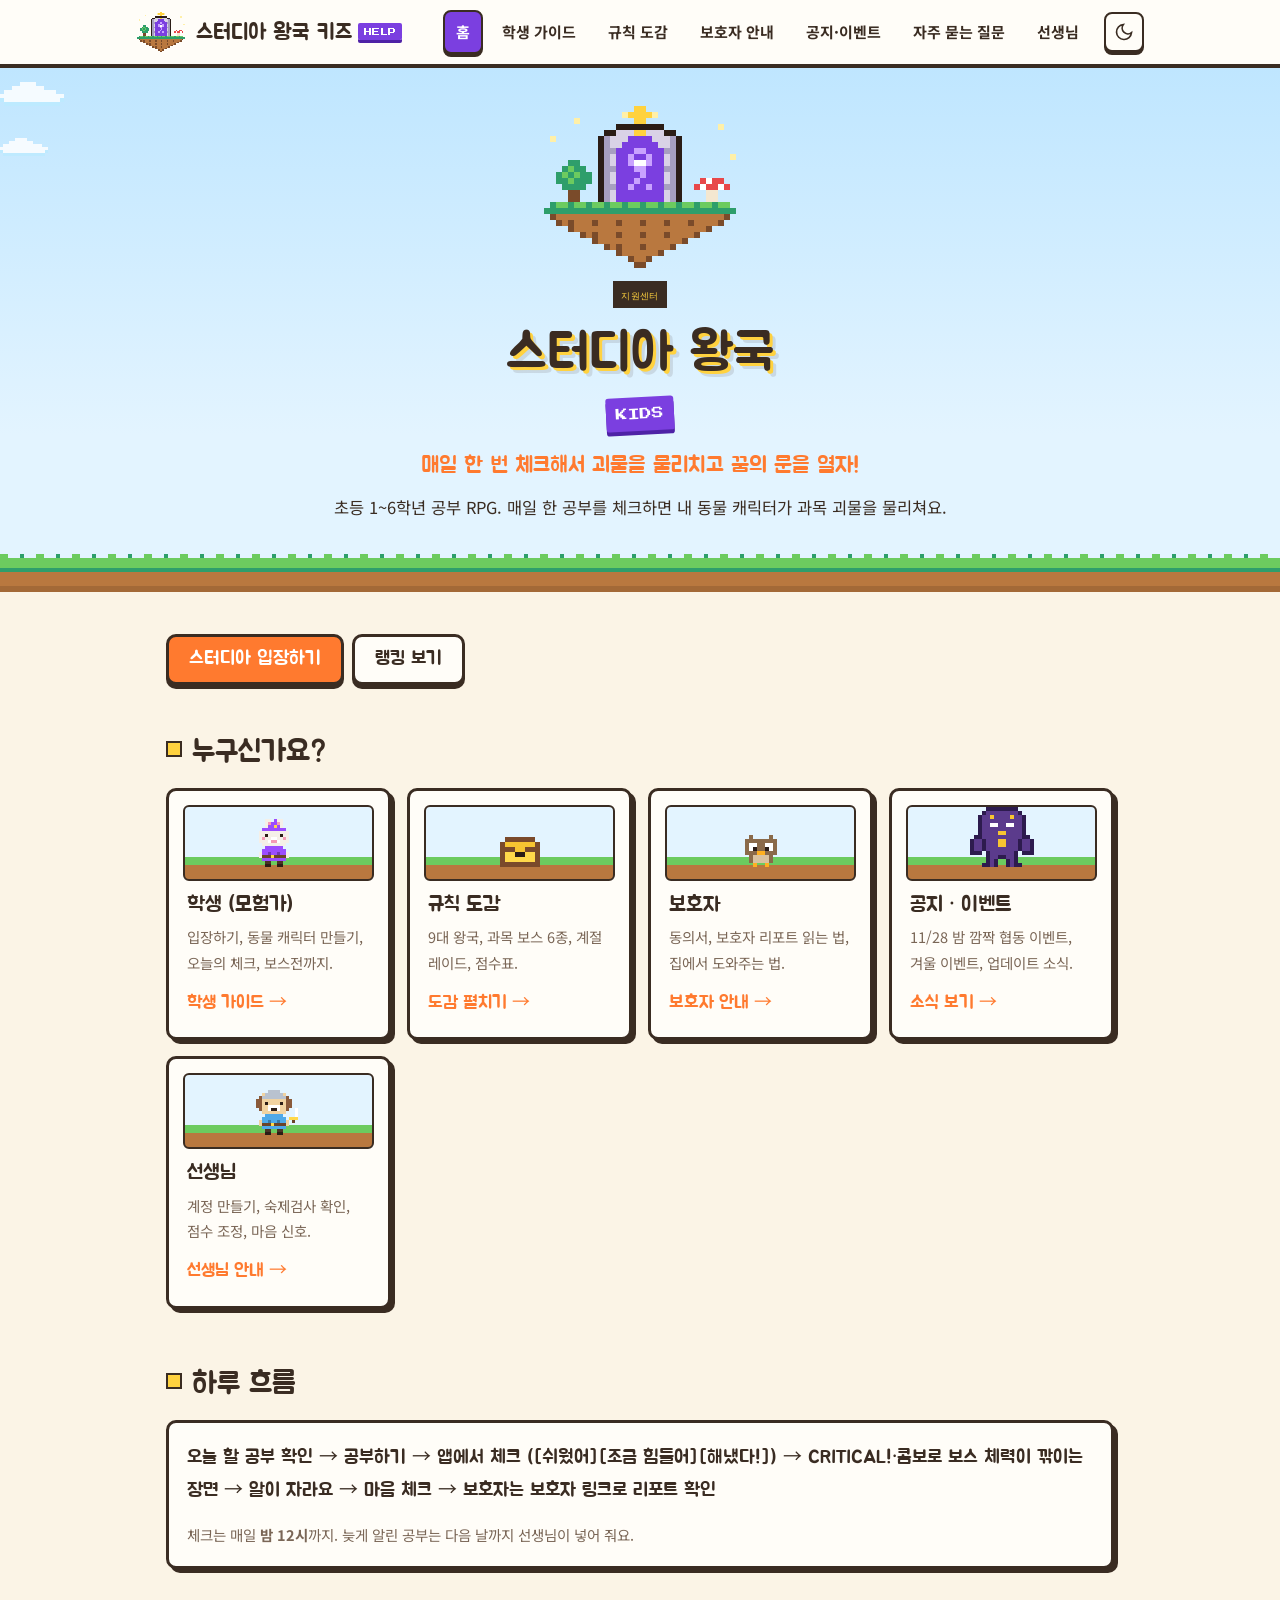
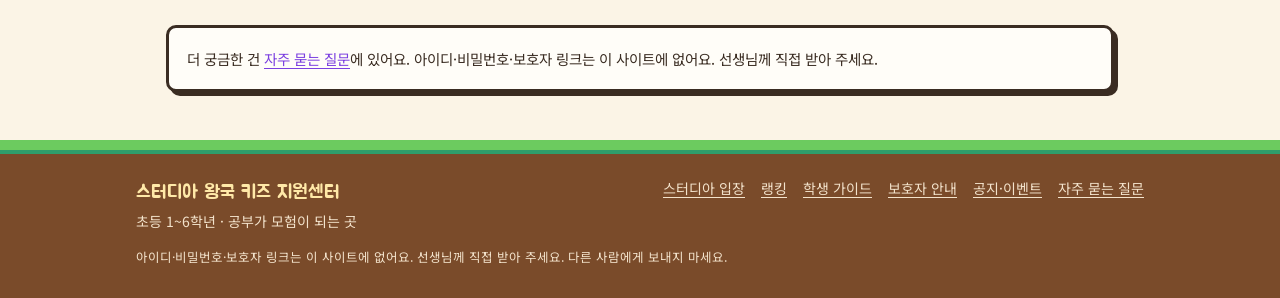
<file: support/index.html>
<!doctype html>
<html lang="ko">
<head>
<meta charset="utf-8">
<meta name="viewport" content="width=device-width,initial-scale=1">
<title>홈 · 스터디아 왕국 키즈 지원센터</title>
<meta name="description" content="스터디아 왕국 키즈 지원센터: 학생·보호자·선생님 가이드, 규칙 도감, 자주 묻는 질문.">
<meta name="theme-color" content="#BFE6FF">
<link rel="preconnect" href="https://fonts.googleapis.com">
<link rel="preconnect" href="https://fonts.gstatic.com" crossorigin>
<link href="https://fonts.googleapis.com/css2?family=Jua&family=Press+Start+2P&family=Noto+Sans+KR:wght@400;500;700&display=swap" rel="stylesheet">
<link rel="stylesheet" href="style.css?v=2026.11.28-1355">
<script src="../game-data.js?v=2026.11.28-1355"></script>
</head>
<body data-page="home">

<div class="page-hero home-hero"><div class="wrap"><div class="txt">
  <div class="isl" aria-hidden="true"><span data-spr="logo" data-sc="6"></span></div>
  <div class="crumb">지원센터</div>
  <h1>스터디아 왕국</h1>
  <span class="kids">KIDS</span>
  <p class="slogan">매일 한 번 체크해서 괴물을 물리치고 꿈의 문을 열자!</p>
  <p>초등 1~6학년 공부 RPG. 매일 한 공부를 체크하면 내 동물 캐릭터가 과목 괴물을 물리쳐요.</p>
</div></div></div>

<main class="wrap" style="max-width:980px;padding-top:24px">
  <p class="btns" style="display:flex;gap:8px;flex-wrap:wrap"><a class="btn primary" href="../">스터디아 입장하기</a> <a class="btn light" href="../rank.html">랭킹 보기</a></p>
  <section aria-labelledby="who" style="margin-top:18px">
    <div class="sec-head"><h2 id="who">누구신가요?</h2></div>
    <div class="grid g4">
      <a class="card role" href="student.html"><div class="ic" aria-hidden="true"><span data-hero data-a="rabbit" data-c="#9B4DFF" data-j="마법사" data-sc="3"></span></div><h3>학생 (모험가)</h3><p class="small muted">입장하기, 동물 캐릭터 만들기, 오늘의 체크, 보스전까지.</p><span class="go">학생 가이드 →</span></a>
      <a class="card role" href="rules.html"><div class="ic" aria-hidden="true"><span data-spr="chest" data-sc="5"></span></div><h3>규칙 도감</h3><p class="small muted">9대 왕국, 과목 보스 6종, 계절 레이드, 점수표.</p><span class="go">도감 펼치기 →</span></a>
      <a class="card role" href="parent.html"><div class="ic" aria-hidden="true"><span data-spr="owl" data-sc="4"></span></div><h3>보호자</h3><p class="small muted">동의서, 보호자 리포트 읽는 법, 집에서 도와주는 법.</p><span class="go">보호자 안내 →</span></a>
      <a class="card role" href="news.html"><div class="ic" aria-hidden="true"><span data-spr="hidden" data-sc="4"></span></div><h3>공지 · 이벤트</h3><p class="small muted">11/28 밤 깜짝 협동 이벤트, 겨울 이벤트, 업데이트 소식.</p><span class="go">소식 보기 →</span></a>
      <a class="card role" href="admin.html"><div class="ic" aria-hidden="true"><span data-hero data-a="dog" data-c="#4FA9E8" data-j="기사" data-sc="3"></span></div><h3>선생님</h3><p class="small muted">계정 만들기, 숙제검사 확인, 점수 조정, 마음 신호.</p><span class="go">선생님 안내 →</span></a>
    </div>
  </section>
  <section style="margin-top:18px">
    <div class="sec-head"><h2>하루 흐름</h2></div>
    <div class="card"><p style="font-family:var(--f-title);font-size:19px">오늘 할 공부 확인 → 공부하기 → 앱에서 체크 ([쉬웠어][조금 힘들어][해냈다!]) → CRITICAL!·콤보로 보스 체력이 깎이는 장면 → 알이 자라요 → 마음 체크 → 보호자는 보호자 링크로 리포트 확인</p>
    <p class="small muted">체크는 매일 <b>밤 12시</b>까지. 늦게 알린 공부는 다음 날까지 선생님이 넣어 줘요.</p></div>
  </section>
  <section style="margin-top:18px"><div class="card"><p class="small">더 궁금한 건 <a href="faq.html">자주 묻는 질문</a>에 있어요. 아이디·비밀번호·보호자 링크는 이 사이트에 없어요. 선생님께 직접 받아 주세요.</p></div></section>
</main>

<script src="site.js?v=2026.11.28-1355"></script>

</body>
</html>
</file>
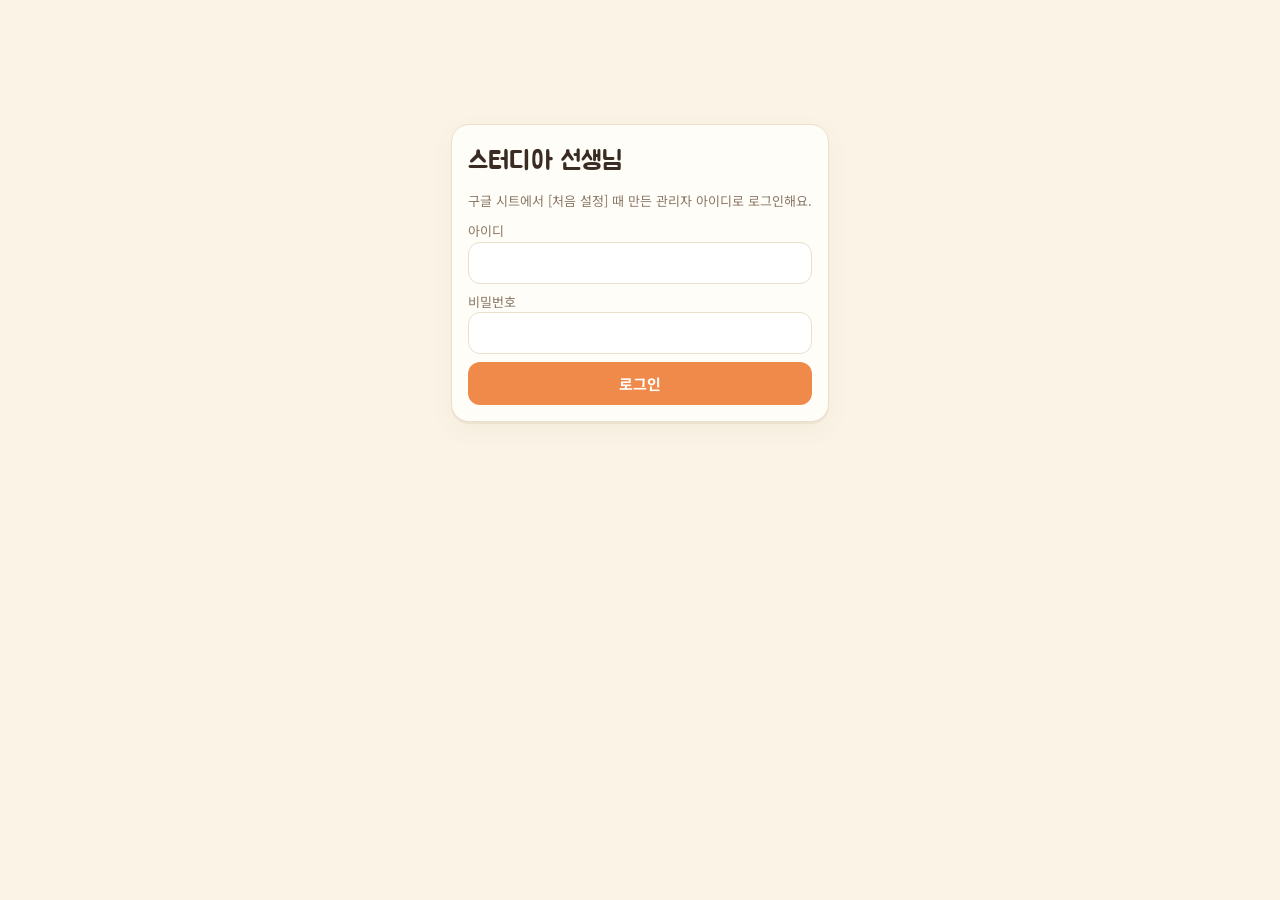
<file: admin.html>
<!doctype html>
<html lang="ko">
<head>
<meta charset="utf-8">
<meta name="viewport" content="width=device-width,initial-scale=1">
<meta name="robots" content="noindex">
<title>스터디아 키즈 선생님</title>
<link rel="preconnect" href="https://fonts.googleapis.com">
<link rel="stylesheet" href="https://fonts.googleapis.com/css2?family=Jua&family=Noto+Sans+KR:wght@400;500;700&display=swap">
<script>window.PAGE_VERSION='2026.11.28-1355';/* 옛 화면이 캐시에 남아 있으면 새 버전으로 한 번 다시 불러와요 */
(function(){fetch('version.json?t='+Date.now(),{cache:'no-store'}).then(function(r){return r.json()}).then(function(v){if(!v||!v.version||v.version===window.PAGE_VERSION)return;var k='sk-reload-'+v.version;try{if(sessionStorage.getItem(k))return;sessionStorage.setItem(k,'1')}catch(e){return}var u=new URL(location.href);u.searchParams.set('v',v.version);location.replace(u.toString())}).catch(function(){})})();</script>
<script src="config.js?v=2026.11.28-1355"></script>
<script src="game-data.js?v=2026.11.28-1355"></script>
<style>
:root{--bg:#FBF4E6;--paper:#FFFDF8;--ink:#3A2C22;--muted:#8A7766;--line:#EADFCB;--accent:#F08A4B;--soft:#FDE6D3;--good:#3E9B6B;--bad:#D2504A;--purple:#7A4FD0;
  --f-display:'Jua',system-ui,sans-serif;--f-body:'Noto Sans KR',system-ui,-apple-system,sans-serif;--shadow:0 2px 0 rgba(90,60,30,.06),0 8px 24px rgba(90,60,30,.05)}
*{box-sizing:border-box}
html{color-scheme:light}
body{margin:0;background:var(--bg);color:var(--ink);font:15px/1.55 var(--f-body)}
h1,h2,h3{font-family:var(--f-display);font-weight:400;margin:0;letter-spacing:.2px}
h1{font-size:26px}h2{font-size:20px}h3{font-size:17px}
p{margin:0}
button{font:inherit;cursor:pointer;color:inherit}
a{color:var(--accent)}
.wrap{max-width:1080px;margin:0 auto;padding:16px;display:flex;flex-direction:column;gap:14px}
.top{display:flex;align-items:center;gap:10px;flex-wrap:wrap}
.top .sp{flex:1}
.card{background:var(--paper);border:1px solid var(--line);border-radius:18px;padding:16px;box-shadow:var(--shadow);display:flex;flex-direction:column;gap:10px;min-width:0}
.grid{display:grid;grid-template-columns:repeat(auto-fit,minmax(150px,1fr));gap:10px}
.stat{background:var(--paper);border:1px solid var(--line);border-radius:16px;padding:12px 14px}
.stat b{display:block;font-family:var(--f-display);font-size:28px;font-weight:400;font-variant-numeric:tabular-nums}
.stat span{font-size:13px;color:var(--muted)}
.stat.alert b{color:var(--bad)}
.btn{border:0;border-radius:12px;padding:10px 14px;background:var(--accent);color:#fff;font-weight:700}
.btn.ghost{background:transparent;color:var(--ink);border:1.5px solid var(--line);font-weight:500}
.btn.sm{padding:5px 10px;font-size:13px;border-radius:10px}
.btn:disabled{opacity:.45;cursor:not-allowed}
input,textarea,select{font:inherit;color:inherit;border:1.5px solid var(--line);background:#fff;border-radius:12px;padding:10px;width:100%}
textarea{min-height:90px;resize:vertical}
label{font-size:13px;color:var(--muted)}
.row{display:flex;gap:8px;align-items:center;flex-wrap:wrap}
.form{display:grid;grid-template-columns:repeat(auto-fit,minmax(160px,1fr));gap:8px;align-items:end}
.muted{color:var(--muted)}.small{font-size:13px}.tiny{font-size:12px}
.pill{display:inline-block;border-radius:999px;padding:1px 9px;font-size:12px;background:var(--soft);white-space:nowrap}
.pill.off{background:#eee;color:#888}.pill.bad{background:#F8D9D6;color:#9B2C25}.pill.p{background:#E9DDFB;color:#4B2E8F}
.tscroll{overflow-x:auto;-webkit-overflow-scrolling:touch}
table{width:100%;border-collapse:collapse;font-size:14px}
th,td{padding:8px 6px;text-align:left;border-bottom:1px solid var(--line);vertical-align:top;white-space:nowrap}
th{font-size:12px;color:var(--muted);font-weight:500}
td.r,th.r{text-align:right;font-variant-numeric:tabular-nums}
td.wrapcell{white-space:normal;min-width:220px}
.dot{display:inline-block;width:10px;height:10px;border-radius:50%;vertical-align:middle;margin-right:4px}
.tabs{display:flex;gap:4px;background:var(--paper);border:1px solid var(--line);border-radius:14px;padding:4px;overflow-x:auto}
.tabs button{border:0;background:transparent;border-radius:10px;padding:8px 12px;color:var(--muted);white-space:nowrap}
.tabs button[aria-pressed="true"]{background:var(--soft);color:var(--ink);font-weight:700}
.note{background:var(--soft);border-radius:12px;padding:10px 12px;font-size:14px;white-space:pre-wrap}
.err{border-left:4px solid var(--bad);padding:6px 10px;background:#fff;border-radius:8px}
.err.rep{border-left-color:var(--purple)}
.err pre{white-space:pre-wrap;word-break:break-all;font-size:11px;color:var(--muted);margin:4px 0 0;max-height:120px;overflow:auto}
.toast{position:fixed;left:50%;bottom:24px;transform:translateX(-50%);background:var(--ink);color:#fff;padding:10px 16px;border-radius:999px;font-size:14px;z-index:9;max-width:90%}
.login{max-width:380px;margin:12vh auto 0}
[hidden]{display:none!important}
@media (max-width:600px){.wrap{padding:12px}th,td{padding:7px 4px}}
</style>
</head>
<body>
<div class="wrap" id="app"></div>
<script>
(function(){
const API=String((window.RR_CONFIG||{}).API_URL||'').trim();
const BASE=location.origin+location.pathname.replace(/admin\.html$/,'');
const KEY='sk-admin-v1';
const KINGDOM={};Object.keys(SK.KINGDOMS).forEach(k=>KINGDOM[k]=[SK.KINGDOMS[k].n,SK.KINGDOMS[k].c]);
let ADJ={id:'',date:'',t:'check',a:'math',pts:'',s:'',why:''};
let AUTH=null;try{AUTH=JSON.parse(localStorage.getItem(KEY)||'null')}catch(e){}
let D=null,TAB='home',PER={t:'today'},LAST_ERR_SEEN=+(localStorage.getItem(KEY+':errseen')||0),timer=null,busy=false;
const app=document.getElementById('app');
const esc=t=>String(t??'').replace(/[&<>"]/g,c=>({'&':'&amp;','<':'&lt;','>':'&gt;','"':'&quot;'}[c]));
function apLabel(p){return p.kind==='mini'?'허가 (출석 인정)':'확인 (히든미션 '+(p.pts||SK.ACT.m1.pt)+'점)'}
const $=s=>app.querySelector(s);
function toast(t){const d=document.createElement('div');d.className='toast';d.textContent=t;document.body.appendChild(d);setTimeout(()=>d.remove(),2600)}
async function api(action,data){
  if(!API)throw new Error('config.js 에 서버 주소가 없어요');
  let r;try{r=await fetch(API,{method:'POST',headers:{'Content-Type':'text/plain;charset=utf-8'},body:JSON.stringify(Object.assign({action,token:AUTH&&AUTH.token||''},data||{}))})}catch(e){throw new Error('인터넷 연결을 확인해 주세요')}
  const j=await r.json().catch(()=>({ok:false,error:'서버 응답을 읽지 못했어요'}));
  if(!j.ok){if(j.code==='auth'||j.code==='forbidden'){logout(j.error)}const e=new Error(j.error);e.code=j.code;throw e}return j}
function logout(msg){AUTH=null;localStorage.removeItem(KEY);clearInterval(timer);D=null;render();if(msg)toast(msg)}
function copy(t){navigator.clipboard.writeText(t).then(()=>toast('복사했어요')).catch(()=>{prompt('아래 내용을 복사하세요',t)})}

/* 날짜 (앱과 같은 규칙: 그날 0시~24시, 체크 마감 밤 12시) */
function parse(k){const [y,m,d]=k.split('-').map(Number);return new Date(y,m-1,d)}
function key(d){return d.getFullYear()+'-'+String(d.getMonth()+1).padStart(2,'0')+'-'+String(d.getDate()).padStart(2,'0')}
function add(k,n){const d=parse(k);d.setDate(d.getDate()+n);return key(d)}
function weekStart(k){const d=parse(k);return add(k,-((d.getDay()+6)%7))}
function fmt(k){const d=parse(k);return (d.getMonth()+1)+'/'+d.getDate()+'('+'일월화수목금토'[d.getDay()]+')'}
function ago(iso){if(!iso)return '-';const t=new Date(iso);if(isNaN(t))return '-';const m=Math.round((Date.now()-t)/60000);if(m<1)return '방금';if(m<60)return m+'분 전';if(m<1440)return Math.round(m/60)+'시간 전';return Math.round(m/1440)+'일 전'}
/* 기간 보기: 오늘·어제·주·달. 선생님 화면 기록(최근 2주)에 없는 날은 랭킹 기록(최근 약 2달, 점수·데미지만)으로 채워요 */
function dayOf(s,k){const e=s.daily&&s.daily[k];if(e)return e;const R=D&&D.roster&&D.roster[s.id];return R&&R.daily&&R.daily[k]?Object.assign({fromRoster:1},R.daily[k]):null}
function monthEnd(m){const d=parse(m+'-01');d.setMonth(d.getMonth()+1);d.setDate(0);return key(d)}
function perRange(today){const t=PER.t;let from,to,label;
  let short;
  if(t==='yday'){from=to=add(today,-1);short='어제';label='어제 '+fmt(from)}
  else if(t==='week'){from=PER.w||weekStart(today);to=add(from,6);if(to>today)to=today;short=from===weekStart(today)?'이번 주':from===add(weekStart(today),-7)?'지난주':'그 주';label=short+' '+fmt(from)+'~'+fmt(add(from,6))}
  else if(t==='month'){const m=PER.m||today.slice(0,7);from=m+'-01';to=monthEnd(m);if(to>today)to=today;short=label=Number(m.slice(5))+'월'}
  else{from=to=today;short=label='오늘'}
  const days=[];for(let k=from;k<=to;k=add(k,1))days.push(k);return {from,to,label,short,days,one:from===to}}
function sumRange(daily,from,to,f){let s=0;Object.keys(daily||{}).forEach(k=>{if(k>=from&&k<=to)s+=(daily[k][f||'r']||0)});return s}

function studentLinkText(s,pw){return `[스터디아 왕국] 입장 안내\n\n접속 주소: ${BASE}\n이름: ${s.name||''}\n아이디: ${s.id}\n비밀번호: ${pw||'(선생님께 받은 비밀번호)'}\n사용 안내(지원센터): ${BASE}support/\n보호자 리포트(우리 아이 기록): ${s.parentCode?BASE+'#parent-'+s.parentCode:''}\n\n처음 들어가면 성향 테스트로 왕국을 정하고 동물 캐릭터를 만들어요. 홈 화면에 추가해 두면 앱처럼 쓸 수 있어요.\n공부 체크는 매일 밤 12시까지예요.`}
function parentLink(s){return BASE+'#parent-'+s.parentCode}

function render(){
  if(!AUTH){app.innerHTML=`<div class="card login"><h1>스터디아 선생님</h1><p class="small muted">구글 시트에서 [처음 설정] 때 만든 관리자 아이디로 로그인해요.</p>
    ${API?'':'<p class="note">config.js 에 앱스크립트 웹 앱 주소가 아직 없어요. 설치 안내서 3단계를 봐 주세요.</p>'}
    <form id="lf" style="display:flex;flex-direction:column;gap:8px"><label>아이디<input id="id" autocomplete="username" autocapitalize="none"></label><label>비밀번호<input id="pw" type="password" autocomplete="current-password"></label>
    <p class="small" id="le" style="color:var(--bad)" hidden></p><button class="btn" id="go">로그인</button></form></div>`;
    $('#lf').onsubmit=async e=>{e.preventDefault();const b=$('#go');b.disabled=true;b.textContent='확인 중...';
      try{const j=await api('login',{id:$('#id').value.trim().toLowerCase(),pw:$('#pw').value});
        if(j.role!=='admin')throw new Error('관리자 계정이 아니에요. 학생은 '+BASE+' 에서 들어가요');
        AUTH={token:j.token,id:j.id};localStorage.setItem(KEY,JSON.stringify(AUTH));refresh(true)}
      catch(x){const le=$('#le');le.hidden=false;le.textContent=x.message;b.disabled=false;b.textContent='로그인'}};return}
  if(!D){app.innerHTML='<div class="card"><h2>불러오는 중...</h2><p class="small muted">구글 시트에서 학생 기록을 읽고 있어요. 1~3초 걸려요.</p></div>';return}
  const stu=D.students.filter(s=>s.role==='student');const today=D.today,ws=weekStart(today),ms=today.slice(0,8)+'01';
  const doneToday=stu.filter(s=>s.daily[today]&&s.daily[today].raw>0).length;
  const newErr=D.errors.filter(e=>new Date(e.time).getTime()>LAST_ERR_SEEN).length;
  let h=`<div class="top"><h1>스터디아 선생님</h1><span class="pill">${fmt(today)}</span><span class="sp"></span>
    <span class="tiny muted" id="upd">방금 새로 고침</span><a class="btn ghost sm" href="support/" target="_blank" rel="noopener" style="text-decoration:none">지원센터</a><a class="btn ghost sm" href="rank.html" target="_blank" rel="noopener" style="text-decoration:none">랭킹 사이트</a><button class="btn ghost sm" id="rf">새로 고침</button><button class="btn ghost sm" id="lo">로그아웃</button></div>
  <div class="tabs">${[['home','현황'],['adjust','점수 조정'],['students','학생 계정'],['new','계정 만들기'],['errors','오류 기록'+(newErr?' ('+newErr+')':'')]].map(([k,l])=>`<button data-t="${k}" aria-pressed="${TAB===k}">${l}</button>`).join('')}</div>`;
  if(TAB==='home'){
    const PR=perRange(today);const act=stu.filter(s=>s.active);
    const cells={};stu.forEach(s=>PR.days.forEach(k=>{const e=dayOf(s,k);if(e&&e.cell)cells[e.cell]=(cells[e.cell]||0)+1}));
    const pt=s=>PR.days.reduce((a,k)=>{const e=dayOf(s,k);return a+(e?e.r||0:0)},0),dmg=s=>PR.days.reduce((a,k)=>{const e=dayOf(s,k);return a+(e?e.dm||0:0)},0),dn=s=>PR.days.filter(k=>{const e=dayOf(s,k);return e&&((e.raw||e.r||0)>0)}).length;
    const doneP=act.filter(s=>dn(s)>0).length;const avg=act.length?Math.round(act.reduce((a,s)=>a+pt(s),0)/act.length):0;
    const lastW=add(weekStart(today),-7),weeks=[...Array(9)].map((_,i)=>add(weekStart(today),-7*i)),months=[today.slice(0,7),add(today.slice(0,8)+'01',-1).slice(0,7)];
    const old=PR.days.some(k=>stu.some(x=>{const e=dayOf(x,k);return e&&e.fromRoster}));
    h+=`<div class="card" style="gap:8px"><div class="row" style="align-items:center">${[['today','오늘'],['yday','어제'],['week','이번 주',weekStart(today)],['week','지난주',lastW],['month','이번 달',today.slice(0,7)]].map(([t,l,v])=>`<button class="btn ${PER.t===t&&(t!=='week'||(PER.w||weekStart(today))===v)&&(t!=='month'||(PER.m||today.slice(0,7))===v)?'':'ghost'} sm" data-per="${t}" data-v="${v||''}">${l}</button>`).join('')}
      <select id="pw" aria-label="주 고르기" style="width:auto;padding:6px 10px;font-size:14px;margin:0"><option value="">주 고르기</option>${weeks.map(w=>`<option value="${w}" ${PER.t==='week'&&PER.w===w?'selected':''}>${fmt(w)}~${fmt(add(w,6))}</option>`).join('')}</select>
      <select id="pm" aria-label="달 고르기" style="width:auto;padding:6px 10px;font-size:14px;margin:0"><option value="">달 고르기</option>${months.map(m=>`<option value="${m}" ${PER.t==='month'&&PER.m===m?'selected':''}>${Number(m.slice(5))}월</option>`).join('')}</select></div>
      <p class="tiny muted">지금 보는 기간: <b>${esc(PR.label)}</b> (${fmt(PR.from)}${PR.one?'':'~'+fmt(PR.to)}, ${PR.days.length}일)${old?' · 일부 날짜는 점수·데미지만 보여요(서버 Code.gs를 새로 배포하면 몰입 칸까지 최근 2달이 다 보여요)':''}</p></div>
    <div class="grid"><div class="stat"><b>${act.length}</b><span>사용 중인 학생</span></div><div class="stat"><b>${doneP}</b><span>${esc(PR.short)} 공부 체크한 학생</span></div><div class="stat"><b>${avg}</b><span>${esc(PR.short)} 1인당 평균 점수</span></div>
      <div class="stat ${D.pending.length?'alert':''}"><b>${D.pending.length}</b><span>숙제검사·방패 허가 대기</span></div><div class="stat ${newErr?'alert':''}"><b>${newErr}</b><span>새 오류 기록</span></div></div>
    ${stu.some(s=>s.alerts&&s.alerts.length)?`<div class="card" style="border-color:var(--bad)"><h2>마음 신호</h2><p class="small muted">보호자께 연락해 주세요. 한마디 내용은 아이가 공개한 경우에만 학생 기록에서 볼 수 있어요. 상담 안내: 청소년상담 1388.</p>${stu.filter(s=>s.alerts&&s.alerts.length).map(s=>`<p class="small"><b>${esc(s.name)}</b> ${s.char?esc(s.char.name):''} · ${s.alerts.map(a=>`<span class="pill bad">${esc(a)}</span>`).join(' ')}</p>`).join('')}</div>`:''}
    <div class="card"><h2>선생님 허가 기다리는 요청</h2><p class="small muted">학생이 [알리기]를 누르면 여기에 떠요. <b>히든미션: 마스터의 가호</b>(숙제검사)는 확인하면 그날 학생별 점수(기본 주 2회 × 3점, [학생 계정]에서 학생마다 횟수·점수 설정)와 7일 동안 마스터의 가호(데미지 +10%)가 켜져요. <b>스트릭 방패 · 문제 1개만</b>은 허가하면 그날 출석으로 인정되고(연속 기록 유지) ${SK.MINI.dmg} 데미지가 들어가요. 점수는 없어요.</p>${D.pending.length?`<div class="tscroll"><table><thead><tr><th>학생</th><th>캐릭터</th><th>요청</th><th>날짜</th><th></th></tr></thead><tbody>${D.pending.sort((a,b)=>a.date<b.date?1:-1).map((p,i)=>`<tr><td>${esc(p.name)} <span class="tiny muted">${esc(p.id)}</span></td><td>${esc(p.char)}</td><td>${p.kind==='mini'?'<span class="pill">🛡 문제 1개만</span>':'<span class="pill p">히든미션 숙제검사</span>'}</td><td>${fmt(p.date)}</td><td><button class="btn sm" data-ap="${i}">${apLabel(p)}</button></td></tr>`).join('')}</tbody></table></div>`:'<p class="small muted">기다리는 요청이 없어요.</p>'}</div>
    <div class="card"><h2>학생 현황</h2><div class="tscroll"><table><thead><tr><th>학생</th><th>캐릭터 · 왕국</th><th class="r">${esc(PR.short)} 점수</th><th class="r">체크한 날</th><th class="r">데미지</th><th class="r">이번 달</th><th>${PR.one?'그날의 칸':'자주 나온 칸'}</th><th>가호</th><th>동의</th><th>마지막 저장</th></tr></thead><tbody>
      ${act.slice().sort((a,b)=>pt(b)-pt(a)).map(s=>{const cc={};PR.days.forEach(k=>{const e=dayOf(s,k);if(e&&e.cell)cc[e.cell]=(cc[e.cell]||0)+1});const top=Object.keys(cc).sort((a,b)=>cc[b]-cc[a])[0];const K=s.char&&KINGDOM[s.char.kingdom];
        return `<tr><td>${esc(s.name)} <span class="tiny muted">${esc(s.id)}</span>${s.parentCode?` <a class="tiny" href="${esc(parentLink(s))}" target="_blank" rel="noopener">분석 ↗</a>`:''}</td><td>${s.char?`<span class="dot" style="background:${esc(s.char.color)}"></span>${esc(s.char.name)} <span class="tiny muted">${K?K[0]:''}</span>`:'<span class="pill off">캐릭터 전</span>'}</td>
        <td class="r">${pt(s)}</td><td class="r">${dn(s)}<span class="tiny muted">/${PR.days.length}</span></td><td class="r">${dmg(s).toLocaleString()}</td><td class="r">${s.monthPts||sumRange(s.daily,ms,today,'raw')} <span class="tiny muted">/300</span></td><td>${top?`<span class="pill ${['불안','무관심','걱정'].includes(top)?'bad':''}">${top}${PR.one?'':' '+cc[top]+'일'}</span>`:'-'}</td>
        <td>${s.bless&&today<=s.bless.until?'<span class="pill p">~'+fmt(s.bless.until)+'</span>':'-'}</td><td>${s.consent?'<span class="tiny">'+esc(String(s.consent).slice(0,10))+'</span>':'<span class="pill bad">없음</span>'}</td><td class="tiny">${ago(s.savedAt)}</td></tr>`}).join('')||'<tr><td colspan="10" class="muted">아직 학생 계정이 없어요. [계정 만들기]에서 만들어 주세요.</td></tr>'}
    </tbody></table></div><p class="tiny muted">[분석 ↗]을 누르면 보호자가 보는 분석 리포트가 새 창으로 열려요. 점수는 랭킹 점수(하루 30점 상한, 연속 보너스·추가 포인트는 따로). 이번 달은 기준치 300점 대비 원점수. 30초마다 자동으로 새로 고침돼요.</p></div>
    ${(()=>{const ST=stu.filter(x=>x.active&&x.char).map(x=>({id:x.id,name:x.name,lobby:x.lobby||null,daily:x.daily||{}}));const TM=SK.seoulMin?SK.seoulMin():{m:0};const R=SK.coopEvent&&SK.coopEvent(ST,today,SK.seoulHour(),TM.m);if(!R)return '';const E=R.ev;const n=Math.max(SK.COOP.minKids,ST.length);
      if(R.lobby){const out=ST.filter(x=>x.lobby!==E.day);return `<div class="card"><h2>🌙 깜짝 협동 이벤트 · 대기실 (${E.from-12}시 ${E.lobby}분 다 같이 입장)</h2><p class="small">대기실에 들어온 학생 <b>${R.inLobby.length}</b>/${ST.length}명: ${R.inLobby.map(x=>esc(x.name)).join(', ')||'-'}</p>${out.length?`<p class="small muted">아직 안 들어온 학생: ${out.map(x=>esc(x.name)).join(', ')}</p>`:''}<p class="tiny muted">대기실 목록은 서버(Code.gs)를 최신으로 배포해야 보여요. 1분마다 새로고침돼요.</p></div>`}
      if(R.soon)return `<div class="card"><h2>🌙 깜짝 협동 이벤트 (그림자 군단 ${E.levels.length}단계)</h2><p class="small">${fmt(E.day)} 밤 ${E.from-12}시에 대기실이 열리고 ${E.from-12}시 ${E.lobby||0}분에 다 같이 입장해요 (밤 12시 마감까지). 학생 앱에 안내창과 [입장하기] 버튼이 떠요. ${fmt(E.since||E.day)}부터 반 전체 데미지로 Lv.1부터 차례로 처치, 넘친 데미지는 다음 단계로. 지금 학생 ${ST.length}명 기준 체력: ${E.levels.map((l,i)=>'Lv.'+(i+1)+' '+(n*l.perKid).toLocaleString()).join(' → ')}</p></div>`;
      return `<div class="card"><h2>🌙 깜짝 협동 이벤트 · Lv.${R.cur.lv} ${esc(R.cur.n)}</h2><div class="bar"><i style="width:${Math.round((R.cur.hp-R.left)*100/R.cur.hp)}%;background:var(--purple)"></i></div>
      <p class="small">${R.all?'<b>3단계 모두 처치!</b>':R.cleared+'단계 처치 · 지금 HP '+R.left.toLocaleString()+' / '+R.cur.hp.toLocaleString()} · 반 전체 ${R.dmg.toLocaleString()} 데미지 · 참여 ${R.per.filter(p=>p.dm>0).length}/${R.kids}명 · 🏆 ${R.top?esc(R.top.name)+' ('+R.top.dm.toLocaleString()+')':'-'}</p>
      <p class="tiny muted">아직 데미지 없는 학생: ${R.per.filter(p=>!p.dm).map(p=>esc(p.name)).join(', ')||'없음'}</p></div>`})()}
    ${(()=>{const R=SK.coop&&SK.coop(stu.filter(x=>x.active&&x.char).map(x=>({id:x.id,name:x.name,daily:x.daily||{}})),today);if(!R)return `<div class="card"><h2>반 협동 주간 레이드</h2><p class="small muted">${fmt(SK.COOP.start)}부터 시작해요. 매주 월요일 새 보스, 반 전체 데미지로 일요일까지 처치.</p></div>`;
      return `<div class="card"><h2>반 협동 주간 레이드 · ${esc(R.boss.n)}</h2><div class="bar"><i style="width:${Math.round((R.hp-R.left)*100/R.hp)}%;background:var(--accent)"></i></div>
      <p class="small">${fmt(R.from)}~${fmt(R.to)} · ${R.dead?'<b>처치 완료</b> ('+fmt(R.killDay)+')':'HP '+R.left.toLocaleString()+' / '+R.hp.toLocaleString()} · 참여 ${R.per.filter(p=>p.dm>0).length}/${R.kids}명</p>
      <p class="small">🏆 최다 딜러 ${R.top?esc(R.top.name)+' ('+R.top.dm.toLocaleString()+')':'-'} · 📅 매일 출석 ${R.daily.length?R.daily.map(p=>esc(p.name)).join(', '):'-'} · ⚔ 막타 ${R.lastHit?esc(R.lastHit.name):'-'}</p>
      <p class="tiny muted">아직 이번 주 데미지가 없는 학생: ${R.per.filter(p=>!p.dm).map(p=>esc(p.name)).join(', ')||'없음'} · 체력 = 학생 수 × ${SK.COOP.perKid}</p></div>`})()}
    <details class="card"><summary><b>게임 규칙 한눈에 (아이들에게 설명할 때)</b></summary><ul class="small" style="margin:8px 0 0;padding-left:18px;line-height:1.8">
      <li>1점 = 10 데미지 (랭킹 점수는 그대로). 크리티컬 15% ×1.5, MEGA HIT 3% ×2, 하루 2·3·4번째 체크 콤보 +10·20·30%, 골든타임 저녁 7~9시 +20%</li>
      <li>보스 체력은 이 보너스만큼 1.3배로 올렸어요. 체력 75·50·25%에서 보스 대사와 표정이 바뀌어요</li>
      <li>체크할 때 감정 태그 [쉬웠어][조금 힘들어][해냈다!]를 골라요</li>
      <li>마음 체크 = 오늘 끝: 아이가 마음 체크를 하면 그날 공부 체크가 마감돼요(누르기 전 확인창). 빠뜨린 공부는 [점수 조정] 늦게 알린 체크로.</li>
      <li>히든미션(마스터의 가호 · 숙제검사, 선생님만): 기본 3점, 한 주 2번까지(2번 6점). [학생 계정] 히든미션 칸에서 학생마다 '주 2회 × 3점', '주 1회 × 6점' 처럼 횟수와 점수를 같이 정해요. 11/27까지 받은 건 5점 그대로. 마음 체크: 한 날마다 알 부화 +1점.</li>
      <li>오늘 탭: <b>공부 체크</b>(수학·영어·국어)와 <b>공부 지원 체크</b>(히든미션·EBS·미션2·학교숙제·책읽기·청소·가방 정리). 올클리어 +2는 공부 체크만 다 하면 돼요.</li>
      <li>스트릭 방패 '문제 1개만': 학생은 [알리기]만, 선생님이 [현황]에서 허가해야 출석 인정.</li>
      <li>히든미션 가호: [점수 조정] → 종류 '히든미션 가호'로 선생님이 바로 넣을 수 있어요(학생별 점수 + 7일 가호 +10%).</li>
      <li>습관: 청소(+1, 게이지 +20%) · 가방 정리(+1, 올클리어 조건 아님)</li>
      <li>EBS: 공부 지원 체크(히든미션 아래)에 있어요. [학생 계정] EBS 칸에서 아이마다 닫힘·평일만·매일로 켜고 꺼요. 올클리어에는 안 들어가요.</li>
      <li>출석 도장: 메인 과목(수학·영어·국어·EBS) 1개 이상 체크한 날 도장 + 출석 상자(궁극기 게이지 +20%), 한 주 도장 5개면 알 부화 +5점. 앱만 열면 도장 없음.</li>
      <li>스트릭 방패: 5일 연속마다 1개(최대 2개), 빠진 날 자동으로 연속 기록과 보스 반격을 막아요. 힘든 날엔 "문제 1개만" 최소 시동 퀘스트(5 데미지, 출석 인정)</li>
      <li>알 부화: 공부 점수 30점 부화 → 150점 성장 → 300점 각성. 파트너는 1마리 장착, 도감에서 바꿔 끼기. 공격할 때 파트너도 같이 공격(12/1부터 +3/+4/+5 데미지)</li>
      <li>EBS: [학생 계정] EBS 칸에서 학생마다 닫힘/평일만/매일 (주 4번까지)</li>
      <li>11/28(토) 깜짝 협동 이벤트: 밤 10시 대기실(학생 앱에 [입장하기]) → 10시 5분 다 같이 입장 → 밤 12시까지 그림자 군단 3단계</li>
      <li>반 협동 주간 레이드(12/1부터): 매주 월요일 새 보스, 반 전체 데미지로 처치하면 참여자 알 가속 +10점. 최다 딜러·매일 출석상·결정적 막타</li>
      <li>겨울 이벤트: 11월 연습 보스(12/7까지), 눈사람 왕 체력 줄임, 크리스마스 꿈의 문 수문장</li></ul>
      <p class="tiny muted"><a href="support/rules.html" target="_blank" rel="noopener">규칙 도감 전체 보기 ↗</a> · <a href="support/news.html" target="_blank" rel="noopener">공지·이벤트 게시판 ↗</a> · <a href="support/admin.html" target="_blank" rel="noopener">선생님 안내 ↗</a></p></details>
    <div class="card"><h2>${esc(PR.short)} 몰입 분포</h2><div class="row">${['몰입','각성','통제','이완','지루함','무관심','걱정','불안'].map(c=>`<span class="pill ${['불안','무관심','걱정'].includes(c)&&cells[c]?'bad':''}">${c} ${cells[c]||0}${PR.one?'명':'번'}</span>`).join('')}</div></div>`;
  }
  if(TAB==='adjust'){
    const act=SK.ORDER.map(a=>[a,SK.ACT[a].n+' '+SK.ACT[a].pt+'점']);
    h+=`<div class="card"><h2>점수 조정</h2><p class="small muted">늦게 알린 공부는 다음 날까지 넣을 수 있어요. 추가 포인트는 과목을 고르면 그 과목 보스에도 들어가요. 거짓 체크 감점은 1~5점이고, 아이 화면에 최근 감점이 보여요. 학생이 앱을 다시 열면 랭킹에 반영돼요.</p>
      <form class="form" id="af"><label>학생<select id="aid"><option value="">고르기</option>${stu.map(s=>`<option value="${esc(s.id)}" ${ADJ.id===s.id?'selected':''}>${esc(s.name)} (${esc(s.char?s.char.name:s.id)})</option>`).join('')}</select></label>
      <label>날짜<select id="adate">${[0,1].map(i=>{const d=add(today,-i);return `<option value="${d}" ${ADJ.date===d?'selected':''}>${fmt(d)}${i?' 어제':' 오늘'}</option>`}).join('')}${[2,3,4,5,6].map(i=>{const d=add(today,-i);return `<option value="${d}" ${ADJ.date===d?'selected':''}>${fmt(d)} (포인트·감점만)</option>`}).join('')}</select></label>
      <label>종류<select id="at"><option value="check" ${ADJ.t==='check'?'selected':''}>늦게 알린 체크</option><option value="bonus" ${ADJ.t==='bonus'?'selected':''}>선생님 추가 포인트</option><option value="penalty" ${ADJ.t==='penalty'?'selected':''}>거짓 체크 감점</option><option value="bless" ${ADJ.t==='bless'?'selected':''}>히든미션 가호 (숙제검사 통과)</option><option value="mini" ${ADJ.t==='mini'?'selected':''}>스트릭 방패 · 문제 1개만 허가</option></select></label>
      ${ADJ.t==='mini'?`<p class="small">✓ 넣으면 그날이 출석으로 인정되고(연속 기록 유지) ${SK.MINI.dmg} 데미지가 들어가요. 점수는 없어요. 오늘·어제만 돼요.</p>`:ADJ.t==='bless'?`${(()=>{const st=D.students.find(x=>x.id===ADJ.id);if(!st)return '<p class="small muted">학생을 고르면 그 학생의 히든미션 횟수·점수가 나와요.</p>';const n=st.m1w||2,p=st.m1||SK.ACT.m1.pt;return `<label>${esc(st.name)} 히든미션 설정<select data-m1="${esc(st.id)}">${SK.M1_PLANS.map(([a,b])=>`<option value="${a}x${b}" ${a===n&&b===p?'selected':''}>주 ${a}회 × ${b}점</option>`).join('')}</select></label>`})()}<p class="small">✓ 넣기를 누르면 그날 히든미션이 완료(위 설정 점수)되고 <b>마스터의 가호</b>(7일 동안 모든 공격 +${SK.BLESS_PCT}%)가 켜져요. 학생이 알리지 않았어도 넣을 수 있어요.</p>`:ADJ.t==='check'?`<label>체크<select id="aa">${act.map(([a,l])=>`<option value="${a}" ${ADJ.a===a?'selected':''}>${esc(l)}</option>`).join('')}<option value="m1x6" ${ADJ.a==='m1x6'?'selected':''}>히든미션 숙제검사 6점</option></select></label>`:
        `<label>점수 (${ADJ.t==='bonus'?'1~30':'1~5'})<input id="apts" type="number" min="1" max="${ADJ.t==='bonus'?30:5}" value="${esc(ADJ.pts)}"></label>${ADJ.t==='bonus'?`<label>과목 (선택)<select id="as"><option value="">과목 없음 (레이드·히든보스)</option>${SK.SUBJ_KEYS.map(x=>`<option value="${x}" ${ADJ.s===x?'selected':''}>${SK.SUBJ[x].n}</option>`).join('')}</select></label>`:''}`}
      <label>사유<input id="awhy" maxlength="60" placeholder="${ADJ.t==='bonus'?'예: 어려운 숙제 끝까지 함':ADJ.t==='penalty'?'예: 하지 않은 수학 체크':'예: 전화로 알려 줌'}" value="${esc(ADJ.why)}"></label>
      <button class="btn" id="ago">넣기</button></form></div>
    <div class="card"><h2>최근 2주 조정 내역</h2>${(D.adj||[]).length?`<div class="tscroll"><table><thead><tr><th>학생</th><th>날짜</th><th>종류</th><th class="r">점수</th><th>사유</th><th></th></tr></thead><tbody>${D.adj.map(a=>{const s=D.students.find(x=>x.id===a.id);return `<tr><td>${esc(s?s.name:a.id)}</td><td>${fmt(a.date)}</td><td>${a.t==='check'?'늦은 체크 · '+esc(SK.ACT[a.a]?SK.ACT[a.a].n:a.a):a.t==='bonus'?'추가 포인트'+(a.s?' · '+esc(SK.SUBJ[a.s].n):''):a.t==='mini'?'🛡 문제 1개만 허가':'<span class="pill bad">감점</span>'}</td><td class="r">${a.t==='mini'?'-':(a.t==='penalty'?'-':'+')+a.pts}</td><td class="tiny">${esc(a.why)}</td><td><button class="btn ghost sm" data-adel="${esc(a.uid)}">지우기</button></td></tr>`}).join('')}</tbody></table></div>`:'<p class="small muted">아직 없어요.</p>'}</div>`;
  }
  if(TAB==='students'){
    h+=`<div class="card"><h2>학생 계정</h2><p class="small muted"><b>EBS</b> 칸: 닫힘(앱에 EBS가 안 보여요) · 평일만(토·일은 체크 못 해요) · 매일. EBS는 주 4번까지예요. 비밀번호는 시트에 암호화돼 저장되어 선생님도 원래 비밀번호를 볼 수 없어요. 잊었다면 [새 비밀번호]로 다시 발급하세요. [삭제]는 계정과 기록을 모두 지우고 되돌릴 수 없어요. 잠깐 쉬게 하려면 [멈추기]를 쓰세요.</p>
    <div class="tscroll"><table><thead><tr><th>이름</th><th>아이디</th><th>상태</th><th>캐릭터</th><th>보호자 동의</th><th>마지막 접속</th><th>EBS</th><th>히든미션</th><th>메모</th><th></th></tr></thead><tbody>
    ${D.students.map(s=>`<tr><td>${esc(s.name)}</td><td>${esc(s.id)}</td><td>${s.role==='admin'?'<span class="pill p">관리자</span>':s.active?'<span class="pill">사용</span>':'<span class="pill off">멈춤</span>'}</td>
      <td>${s.char?esc(s.char.name):'-'}</td><td class="tiny">${s.role==='student'?(s.consent?esc(String(s.consent).slice(0,10)):'<span class="pill bad">없음</span>')+` <button class="btn ghost sm" data-cs="${esc(s.id)}">고치기</button>`:''}</td><td class="tiny">${ago(s.lastLogin)}</td><td>${s.role==='student'?(()=>{const v=s.ebs||(SK.EBS_DEFAULT||{})[s.id]||'off';return `<select data-ebs="${esc(s.id)}" aria-label="${esc(s.name)} EBS" style="min-width:96px">${[['off','닫힘'],['wd','평일만'],['on','매일']].map(([k,n])=>`<option value="${k}" ${v===k?'selected':''}>${n}</option>`).join('')}</select>`})():''}</td><td>${s.role==='student'?`<select data-m1="${esc(s.id)}" aria-label="${esc(s.name)} 히든미션 설정">${SK.M1_PLANS.map(([n,p])=>`<option value="${n}x${p}" ${(s.m1w||2)===n&&(s.m1||SK.ACT.m1.pt)===p?'selected':''}>주 ${n}회 × ${p}점</option>`).join('')}</select>`:''}</td><td class="tiny">${esc(s.memo)}</td>
      <td>${s.role==='student'?`<div class="row"><button class="btn ghost sm" data-rs="${esc(s.id)}">새 비밀번호</button><button class="btn ghost sm" data-pl="${esc(s.id)}">보호자 링크</button><a class="btn ghost sm" href="${esc(parentLink(s))}" target="_blank" rel="noopener" style="text-decoration:none">분석 리포트</a><button class="btn ghost sm" data-in="${esc(s.id)}">입장 안내</button><button class="btn ghost sm" data-ac="${esc(s.id)}">${s.active?'멈추기':'다시 사용'}</button><button class="btn ghost sm" data-del="${esc(s.id)}" style="color:var(--bad)">삭제</button></div>`:''}</td></tr>`).join('')}
    </tbody></table></div></div><div id="out"></div>`;
  }
  if(TAB==='new'){
    h+=`<div class="card" style="border-color:var(--accent)"><h3>먼저 보호자 동의를 받아 주세요</h3><p class="small">초등생은 모두 만 14세 미만이라, 계정을 만들기 전에 보호자(법정대리인) 동의가 필요해요. 동의서를 받은 날짜를 넣어야 계정이 만들어져요. 동의서 양식은 지원센터 [보호자 안내]에 있어요.</p></div>
    <div class="card"><h2>입장 안내문</h2><p class="small muted">계정을 만들거나 [새 비밀번호]를 누르면 아래 안내문에 그 학생의 아이디·비밀번호가 채워져서 나와요. [안내문 복사]로 학생·보호자에게 보내 주세요.</p>
      <pre class="note" style="white-space:pre-wrap;margin:0;font:inherit">${esc(studentLinkText({id:''},'').replace('(선생님께 받은 비밀번호)',''))}</pre>
      <button class="btn ghost sm" data-copy="${encodeURIComponent(studentLinkText({id:''},'').replace('(선생님께 받은 비밀번호)',''))}" style="align-self:flex-start">빈 안내문 복사</button></div>
    <div class="card"><h2>학생 계정 한 명 만들기</h2>
      <form class="form" id="nf"><label>보호자 동의일<input id="ncs" type="date" value="${today}"></label><label>아이디 (영문·숫자 3~20자)<input id="nid" autocapitalize="none" placeholder="예: kim01"></label><label>이름 (관리용, 학생에게 안 보임)<input id="nnm" placeholder="예: 김가나"></label>
      <label>비밀번호 (비우면 자동)<input id="npw" placeholder="자동 8자리"></label><label>메모<input id="nmemo" placeholder="예: 4학년"></label><button class="btn" id="ngo">만들기</button></form></div>
    <div class="card"><h2>여러 명 한 번에</h2><p class="small muted">한 줄에 한 명씩 <b>아이디, 이름</b> (메모는 세 번째 칸). 비밀번호는 자동으로 만들어져요.</p>
      <label style="max-width:220px">보호자 동의일 (모두 같은 날)<input id="bcs" type="date" value="${today}"></label><textarea id="bulk" placeholder="kim01, 김가나, 4학년&#10;lee02, 이다라"></textarea><button class="btn" id="bgo" style="align-self:flex-start">모두 만들기</button></div>
    <div id="out"></div>`;
  }
  if(TAB==='errors'){
    h+=`<div class="card"><div class="row"><h2 style="flex:1">오류 기록</h2><span class="tiny muted">전체 ${D.errorCount}건 · 최근 100건</span><button class="btn ghost sm" id="ce">모두 지우기</button></div>
      <p class="small muted">학생 폰에서 오류가 나면 자동으로 여기와 구글 시트 [오류] 탭에 쌓여요. 보라색은 학생이 직접 보낸 신고예요. 고칠 때 이 내용을 Claude에게 그대로 붙여 주면 돼요.</p>
      ${D.errors.length?D.errors.map(e=>`<div class="err ${String(e.msg).startsWith('[학생 신고]')?'rep':''}"><div class="row small"><b>${esc(e.id)}</b><span class="muted">${new Date(e.time).toLocaleString('ko-KR')}</span><span class="pill">${esc(e.ver)}</span><span class="tiny muted">${esc(e.tab)}</span></div>
        <div>${esc(e.msg)}</div>${e.stack?`<pre>${esc(e.stack)}</pre>`:''}<div class="tiny muted">${esc(e.ua)}</div></div>`).join(''):'<p class="small muted">오류가 없어요.</p>'}</div>`;
    LAST_ERR_SEEN=Date.now();localStorage.setItem(KEY+':errseen',LAST_ERR_SEEN);
  }
  {const need='2026.11.27-k7',sv=D.serverVersion||'';h+=`<p class="tiny muted" style="text-align:center;margin-top:8px">서버(Code.gs) 버전 ${esc(sv||'알 수 없음')} ${sv>=need?'✓ 최신':`<span class="pill bad">새 Code.gs 배포 필요 (${need})</span>`}</p>`}
  app.innerHTML=h;bind();
}
function showOut(html){const o=$('#out');if(o){o.innerHTML=html;o.scrollIntoView({behavior:'smooth',block:'nearest'});o.querySelectorAll('[data-copy]').forEach(b=>b.onclick=()=>copy(decodeURIComponent(b.dataset.copy)))}}
function bind(){
  app.querySelectorAll('[data-t]').forEach(b=>b.onclick=()=>{TAB=b.dataset.t;render()});
  app.querySelectorAll('[data-per]').forEach(b=>b.onclick=()=>{const t=b.dataset.per,v=b.dataset.v;PER={t};if(t==='week')PER.w=v;if(t==='month')PER.m=v;render()});
  {const w=$('#pw');if(w)w.onchange=()=>{if(w.value){PER={t:'week',w:w.value};render()}};const m=$('#pm');if(m)m.onchange=()=>{if(m.value){PER={t:'month',m:m.value};render()}}}
  app.querySelectorAll('[data-copy]').forEach(b=>{if(!b.closest('#out'))b.onclick=()=>copy(decodeURIComponent(b.dataset.copy))});
  $('#rf').onclick=()=>refresh(true);$('#lo').onclick=()=>logout('로그아웃했어요');
  app.querySelectorAll('[data-ap]').forEach(b=>b.onclick=async()=>{const p=D.pending[+b.dataset.ap];b.disabled=true;b.textContent='승인 중...';
    try{if(p.kind==='mini')await api('adminAdjust',{id:p.id,date:p.date,t:'mini',why:'문제 1개만 허가'});else await api('adminApprove',{id:p.id,date:p.date});toast(p.name+(p.kind==='mini'?' 방패 허가 완료':' 승인 완료'));refresh(true)}catch(e){toast(e.message);b.disabled=false;b.textContent=apLabel(p)}});
  const syncAdj=()=>{const g=id=>{const el=$(id);return el?el.value:''};ADJ={id:g('#aid'),date:g('#adate'),t:g('#at')||'check',a:g('#aa')||ADJ.a,pts:g('#apts'),s:g('#as'),why:g('#awhy')}};
  if($('#at'))$('#at').onchange=()=>{syncAdj();render()};
  if($('#aid'))$('#aid').onchange=()=>{syncAdj();if(ADJ.t==='bless')render()};
  if($('#af'))$('#af').onsubmit=async e=>{e.preventDefault();syncAdj();if(!ADJ.id){toast('학생을 골라 주세요');return}const b=$('#ago');b.disabled=true;
    if(ADJ.t==='bless'){try{await api('adminApprove',{id:ADJ.id,date:ADJ.date});toast('히든미션 가호를 넣었어요');refresh(true)}catch(x){toast(x.message);b.disabled=false}return}
    const body={id:ADJ.id,date:ADJ.date,t:ADJ.t,why:ADJ.why};if(ADJ.t==='check'){body.a=ADJ.a==='m1x6'?'m1':ADJ.a;if(ADJ.a==='m1x6')body.pts=6}else{body.pts=+ADJ.pts;body.s=ADJ.s}
    try{await api('adminAdjust',body);toast('넣었어요');ADJ.pts='';ADJ.why='';refresh(true)}catch(x){toast(x.message);b.disabled=false}};
  app.querySelectorAll('[data-adel]').forEach(b=>b.onclick=async()=>{if(!b.dataset.c){b.dataset.c=1;b.textContent='한 번 더';return}b.disabled=true;try{await api('adminAdjustDelete',{uid:b.dataset.adel});toast('지웠어요');refresh(true)}catch(x){toast(x.message);b.disabled=false}});
  app.querySelectorAll('[data-cs]').forEach(b=>b.onclick=async()=>{const s=D.students.find(x=>x.id===b.dataset.cs);const v=prompt(s.name+' 보호자 동의일 (예: 2026-11-26, 비우면 지움)',s.consent?String(s.consent).slice(0,10):today);if(v==null)return;
    try{await api('adminConsent',{id:s.id,consent:v.trim()});toast('바꿨어요');refresh(true)}catch(x){toast(x.message)}});
  const find=id=>D.students.find(s=>s.id===id);
  app.querySelectorAll('[data-rs]').forEach(b=>b.onclick=async()=>{const s=find(b.dataset.rs);if(!b.dataset.c){b.dataset.c=1;b.textContent='한 번 더 누르면 발급';return}b.disabled=true;
    try{const j=await api('adminReset',{id:s.id});const t=studentLinkText(s,j.pw);showOut(`<div class="card"><h3>${esc(s.name)} 새 비밀번호: <b>${esc(j.pw)}</b></h3><p class="small muted">이 창을 닫으면 다시 볼 수 없어요. 예전 기기의 로그인은 풀려요.</p><div class="note">${esc(t)}</div><button class="btn sm" data-copy="${encodeURIComponent(t)}">안내문 복사</button></div>`);b.textContent='발급 완료'}catch(e){toast(e.message);b.disabled=false}});
  app.querySelectorAll('[data-pl]').forEach(b=>b.onclick=()=>{const s=find(b.dataset.pl);const t=`[스터디아 왕국] ${s.name} 보호자 리포트\n${parentLink(s)}\n\n로그인 없이 열리는 읽기 전용 화면이에요. 다른 아이와의 순위는 보이지 않아요.`;showOut(`<div class="card"><h3>${esc(s.name)} 보호자 링크</h3><div class="note">${esc(t)}</div><div class="row"><button class="btn sm" data-copy="${encodeURIComponent(t)}">복사</button><a class="btn ghost sm" href="${esc(parentLink(s))}" target="_blank" rel="noopener">열어 보기</a></div><p class="tiny muted">링크가 새어 나갔다면 시트 [계정] 탭의 학부모코드를 지우고 새로 넣으면 예전 링크는 막혀요.</p></div>`)});
  app.querySelectorAll('[data-in]').forEach(b=>b.onclick=()=>{const s=find(b.dataset.in);const t=studentLinkText(s,'');showOut(`<div class="card"><h3>${esc(s.name)} 입장 안내</h3><div class="note">${esc(t)}</div><button class="btn sm" data-copy="${encodeURIComponent(t)}">복사</button></div>`)});
  app.querySelectorAll('[data-del]').forEach(b=>b.onclick=async()=>{const s=find(b.dataset.del);const t=prompt(`${s.name}(${s.id}) 계정을 완전히 지울까요?\n점수·체크 기록도 모두 지워지고 되돌릴 수 없어요.\n지우려면 아이디 ${s.id} 를 똑같이 입력하세요.`);if(t===null)return;if(t.trim().toLowerCase()!==s.id){toast('아이디가 달라서 지우지 않았어요');return}b.disabled=true;try{await api('adminDelete',{id:s.id,confirm:t.trim()});toast(`${s.id} 계정을 지웠어요`);refresh()}catch(e){toast(e.message);b.disabled=false}});
  app.querySelectorAll('[data-m1]').forEach(sel=>sel.onchange=async()=>{const s=find(sel.dataset.m1);sel.disabled=true;const [n,p]=sel.value.split('x').map(Number);try{await api('adminSetM1',{id:s.id,m1:p,m1w:n});s.m1=p;s.m1w=n;toast(`${s.name} 히든미션: 주 ${n}회 × ${p}점 (한 주 최대 ${n*p}점). 11/28부터 받은 숙제검사에 적용돼요`)}catch(e){toast(e.code==='bad_action'?'서버(Code.gs)를 최신으로 배포해야 바꿀 수 있어요':e.message);refresh()}finally{sel.disabled=false}});
  app.querySelectorAll('[data-ebs]').forEach(sel=>sel.onchange=async()=>{const s=find(sel.dataset.ebs);sel.disabled=true;try{await api('adminSetEbs',{id:s.id,ebs:sel.value});s.ebs=sel.value;toast(`${s.name} EBS: ${sel.options[sel.selectedIndex].text}. 학생 앱은 1분 안에 바뀌어요`)}catch(e){toast(e.code==='bad_action'?'서버(Code.gs)를 최신으로 배포해야 바꿀 수 있어요':e.message);refresh()}finally{sel.disabled=false}});
  app.querySelectorAll('[data-ac]').forEach(b=>b.onclick=async()=>{const s=find(b.dataset.ac);b.disabled=true;try{await api('adminSetActive',{id:s.id,active:!s.active});toast(s.active?'멈췄어요. 그 학생은 로그인이 풀려요':'다시 쓸 수 있어요');refresh()}catch(e){toast(e.message);b.disabled=false}});
  if($('#nf'))$('#nf').onsubmit=async e=>{e.preventDefault();const b=$('#ngo');b.disabled=true;
    try{const j=await api('adminCreate',{id:$('#nid').value,name:$('#nnm').value,pw:$('#npw').value,memo:$('#nmemo').value,consent:$('#ncs').value});const t=studentLinkText(j,j.pw);
      showOut(`<div class="card"><h3>${esc(j.name)} 계정을 만들었어요</h3><p class="small">아이디 <b>${esc(j.id)}</b> · 비밀번호 <b>${esc(j.pw)}</b></p><p class="small muted">비밀번호는 지금만 보여요. 아래 안내문을 학생에게 보내 주세요.</p><div class="note">${esc(t)}</div><button class="btn sm" data-copy="${encodeURIComponent(t)}">안내문 복사</button></div>`);
      $('#nf').reset();refresh()}catch(x){toast(x.message)}b.disabled=false};
  if($('#bgo'))$('#bgo').onclick=async e=>{const lines=$('#bulk').value.split('\n').map(x=>x.split(/[,\t]/).map(y=>y.trim())).filter(x=>x[0]);if(!lines.length)return;const b=e.target;b.disabled=true;const res=[];
    for(const [id,name,memo] of lines){b.textContent=`만드는 중 ${res.length+1}/${lines.length}`;try{const j=await api('adminCreate',{id,name:name||id,memo:memo||'',consent:$('#bcs').value});res.push({ok:1,...j})}catch(x){res.push({ok:0,id,name,err:x.message})}}
    const txt=res.filter(r=>r.ok).map(r=>`${r.name}\t${r.id}\t${r.pw}`).join('\n');
    showOut(`<div class="card"><h3>${res.filter(r=>r.ok).length}명 만들었어요</h3><p class="small muted">비밀번호는 지금만 보여요. 복사해서 따로 보관하거나 학생마다 보내 주세요.</p><div class="tscroll"><table><thead><tr><th>이름</th><th>아이디</th><th>비밀번호</th><th></th></tr></thead><tbody>${res.map(r=>`<tr><td>${esc(r.name)}</td><td>${esc(r.id)}</td><td>${r.ok?'<b>'+esc(r.pw)+'</b>':'<span style="color:var(--bad)">'+esc(r.err)+'</span>'}</td><td>${r.ok?`<button class="btn ghost sm" data-copy="${encodeURIComponent(studentLinkText(r,r.pw))}">안내문 복사</button>`:''}</td></tr>`).join('')}</tbody></table></div><button class="btn sm" data-copy="${encodeURIComponent(txt)}" style="align-self:flex-start">표 전체 복사 (엑셀에 붙여넣기)</button></div>`);
    b.disabled=false;b.textContent='모두 만들기';$('#bulk').value='';refresh()};
  if($('#ce'))$('#ce').onclick=async e=>{const b=e.target;if(!b.dataset.c){b.dataset.c=1;b.textContent='한 번 더 누르면 모두 지워요';return}try{await api('adminClearErrors');toast('지웠어요');refresh()}catch(x){toast(x.message)}};
}
let lastAt=0;
async function refresh(show){if(busy)return;busy=true;if(show&&!D)render();
  try{D=await api('adminOverview');try{const R=await api('roster');D.roster=R.students||{}}catch(x){}lastAt=Date.now();const keep=document.activeElement&&/INPUT|TEXTAREA/.test(document.activeElement.tagName);const out=$('#out');const outHtml=out?out.innerHTML:'';
    if(!keep){render();if(outHtml&&$('#out')){showOut(outHtml)}}}
  catch(e){if(AUTH)toast(e.message)}busy=false;
  clearInterval(timer);timer=setInterval(()=>{if(!document.hidden)refresh()},30000)}
setInterval(()=>{const u=document.getElementById('upd');if(u&&lastAt)u.textContent=ago(new Date(lastAt).toISOString())+' 새로 고침'},15000);
render();if(AUTH)refresh(true);
})();
</script>
</body>
</html>
</file>
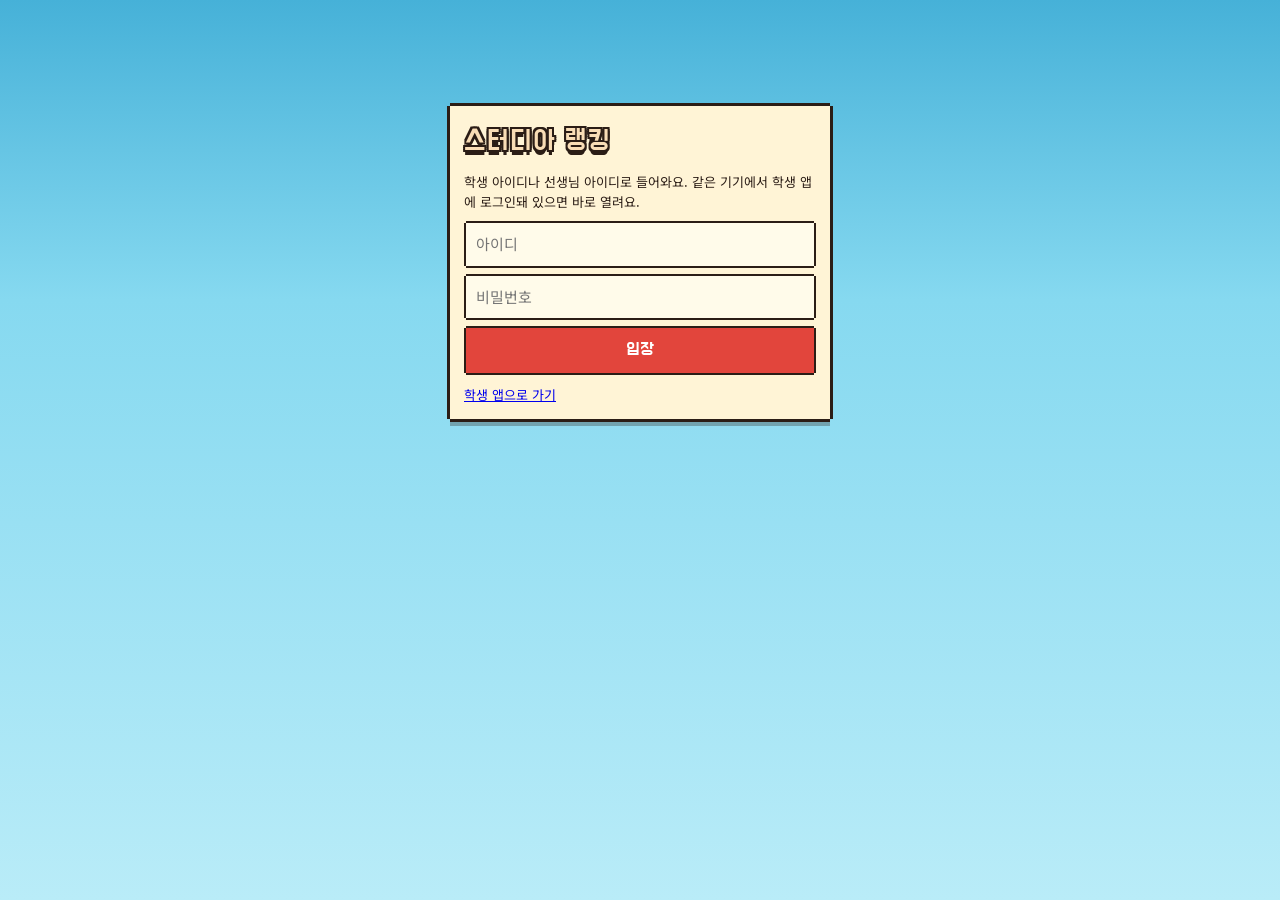
<file: rank.html>
<!doctype html>
<html lang="ko">
<head>
<meta charset="utf-8">
<meta name="viewport" content="width=device-width,initial-scale=1,viewport-fit=cover">
<meta name="robots" content="noindex">
<meta name="theme-color" content="#2E2440">
<title>스터디아 왕국 키즈 랭킹</title>
<link rel="preconnect" href="https://fonts.googleapis.com">
<link rel="stylesheet" href="https://fonts.googleapis.com/css2?family=Do+Hyeon&family=Press+Start+2P&family=Noto+Sans+KR:wght@400;500;700&display=swap">
<script>window.PAGE_VERSION='2026.11.28-1355';/* 옛 화면이 캐시에 남아 있으면 새 버전으로 한 번 다시 불러와요 */
(function(){fetch('version.json?t='+Date.now(),{cache:'no-store'}).then(function(r){return r.json()}).then(function(v){if(!v||!v.version||v.version===window.PAGE_VERSION)return;var k='sk-reload-'+v.version;try{if(sessionStorage.getItem(k))return;sessionStorage.setItem(k,'1')}catch(e){return}var u=new URL(location.href);u.searchParams.set('v',v.version);location.replace(u.toString())}).catch(function(){})})();</script>
<script src="config.js?v=2026.11.28-1355"></script>
<script src="game-data.js?v=2026.11.28-1355"></script>
<style>
:root{--sky:#46B1D8;--sky2:#86D9F0;--paper:#FFF4D6;--paper2:#FFFBEA;--ink:#2B1D16;--muted:#6E5844;--red:#E2453C;--gold:#F7C531;--night:#2E2440;--night2:#3A2A20;--blue:#5BC0EB;--purple:#8C5BD6;--green:#3E9B4B;
  --px:0 -3px 0 0 #2B1D16,0 3px 0 0 #2B1D16,-3px 0 0 0 #2B1D16,3px 0 0 0 #2B1D16,0 7px 0 0 rgba(43,29,22,.3);--px2:0 -2px 0 #2B1D16,0 2px 0 #2B1D16,-2px 0 0 #2B1D16,2px 0 0 #2B1D16;
  --f-title:'Do Hyeon',system-ui,sans-serif;--f-pixel:'Press Start 2P',ui-monospace,monospace;--f-body:'Noto Sans KR',system-ui,-apple-system,sans-serif}
*{box-sizing:border-box}
html{color-scheme:light}
body{margin:0;background:linear-gradient(#46B1D8 0,#86D9F0 300px,#B9ECF8 100%);background-attachment:fixed;color:var(--ink);font:15px/1.5 var(--f-body);min-height:100vh}
h1,h2,h3{font-family:var(--f-title);font-weight:400;margin:0}
p{margin:0}
button{font:inherit;color:inherit;cursor:pointer}
.wrap{max-width:980px;margin:0 auto;padding:16px max(16px,env(safe-area-inset-left,0px)) 40px;display:flex;flex-direction:column;gap:14px}
.title{font-size:34px;color:#F9DDB6;letter-spacing:1px;text-shadow:2px 0 #2B1D16,-2px 0 #2B1D16,0 2px #2B1D16,0 -2px #2B1D16,2px 2px #2B1D16,-2px -2px #2B1D16,2px -2px #2B1D16,-2px 2px #2B1D16,0 5px #2B1D16}
.top{display:flex;align-items:center;gap:10px;flex-wrap:wrap}.top .sp{flex:1}
.tag{background:var(--paper);box-shadow:var(--px2);padding:4px 8px;font-family:var(--f-pixel);font-size:9px;margin:2px}
.card{background:var(--paper);box-shadow:var(--px);margin:3px;padding:14px;display:flex;flex-direction:column;gap:10px;min-width:0}
.card.dark{background:var(--night2);color:#F6E3B4}
.tabs{display:flex;gap:4px;background:var(--night2);box-shadow:var(--px2);margin:2px;padding:4px;overflow-x:auto}
.tabs button{border:0;background:transparent;color:#C9B08A;padding:8px 12px;font-family:var(--f-title);font-size:17px;white-space:nowrap}
.tabs button[aria-pressed="true"]{background:var(--gold);color:var(--ink)}
.sub{display:flex;gap:6px;flex-wrap:wrap}
.sub button{border:0;background:#F6E3B4;box-shadow:var(--px2);margin:2px;padding:5px 11px;font-size:14px}
.sub button[aria-pressed="true"]{background:var(--ink);color:var(--gold)}
.btn{border:0;background:var(--red);color:#fff;font-family:var(--f-title);font-size:18px;padding:9px 14px;box-shadow:var(--px2);margin:2px}
.btn.ghost{background:#F6E3B4;color:var(--ink);font-family:var(--f-body);font-size:14px}
.grid{display:grid;grid-template-columns:repeat(auto-fit,minmax(280px,1fr));gap:12px}
.rank{display:flex;align-items:center;gap:10px;padding:8px 6px;border-bottom:2px dotted #C9B08A}
.rank:last-child{border-bottom:0}
.rank .no{width:30px;text-align:center;font-family:var(--f-title);font-size:22px;flex:none}
.rank.top1{background:#FFE89A}.rank.top2{background:#F1EBDD}.rank.top3{background:#F6DCC4}
.rank .who{flex:1;min-width:0}
.rank .who b{display:block;white-space:nowrap;overflow:hidden;text-overflow:ellipsis}
.num{font-variant-numeric:tabular-nums}
.pxn{font-family:var(--f-pixel);font-size:11px}
.small{font-size:13px}.tiny{font-size:12px}.muted{color:var(--muted)}
.dark .muted{color:#C9B08A}
.bar{height:10px;background:#4A2A22;box-shadow:var(--px2);margin:2px}
.bar>i{display:block;height:100%;background:var(--red)}
.bar.gold>i{background:var(--gold)}.bar.blue>i{background:var(--blue)}.bar.purple>i{background:var(--purple)}
.pill{display:inline-block;background:var(--ink);color:var(--gold);font-size:12px;padding:1px 7px;font-weight:700;white-space:nowrap}
.pill.red{background:var(--red);color:#fff}
canvas.px{image-rendering:pixelated;image-rendering:crisp-edges;display:block}
.av{flex:none;width:40px;height:40px;display:grid;place-items:center;background:rgba(255,255,255,.6);box-shadow:var(--px2)}
.kd{display:flex;gap:10px;align-items:center;padding:8px;background:var(--paper2);box-shadow:var(--px2);margin:2px}
.kd .crest{width:14px;align-self:stretch;flex:none}
.kd .members{display:flex;gap:4px;flex-wrap:wrap;margin-top:4px}
.boss{display:grid;grid-template-columns:auto 1fr;gap:10px;align-items:center;padding:10px;background:var(--paper2);box-shadow:var(--px2);margin:2px}
.boss .kills{display:flex;gap:3px;flex-wrap:wrap;margin-top:4px}
.empty{padding:20px;text-align:center;color:var(--muted)}
input{font:inherit;border:0;box-shadow:var(--px2);background:var(--paper2);padding:10px;margin:2px;width:calc(100% - 4px)}
.login{max-width:380px;margin:10vh auto 0}
.podium{display:flex;align-items:flex-end;justify-content:center;gap:8px;padding:8px 0 0}
.podium .p{display:flex;flex-direction:column;align-items:center;gap:4px;width:30%;max-width:140px;text-align:center}
.podium .blk{width:100%;background:var(--gold);box-shadow:var(--px2);font-family:var(--f-title);font-size:26px;display:grid;place-items:center}
.podium .p b{font-size:14px;max-width:100%;overflow:hidden;text-overflow:ellipsis;white-space:nowrap}
[hidden]{display:none!important}
.track{position:relative;height:260px;background:repeating-linear-gradient(#7CC242 0 44px,#6CB43C 44px 88px);box-shadow:var(--px2);margin:2px;overflow:hidden}
.track .goal{position:absolute;right:6px;top:6px;font-size:24px}
.runner{position:absolute;display:flex;align-items:center;gap:4px}
.runner .tg{font-size:12px;background:var(--paper);padding:0 5px;box-shadow:var(--px2);white-space:nowrap;max-width:120px;overflow:hidden;text-overflow:ellipsis}
.medal{font-size:28px}
@media (max-width:600px){.title{font-size:28px}.wrap{padding:12px 16px 32px}}
</style>
</head>
<body>
<div class="wrap" id="app"></div>
<script>
document.head.insertAdjacentHTML('beforeend','<style>'+SK.ROAD_CSS+'</style>');
(function(){
const API=String((window.RR_CONFIG||{}).API_URL||'').trim();
const {KINGDOMS,SUBJ,SUBJ_KEYS,DAILY_CAP,HIDDEN,RAIDS,BASE}=SK;
const dayKey=()=>SK.dayKey(),addDays=SK.addDays,parseDay=SK.parseDay;
function keysOf(t){const k=dayKey();if(t==='today')return [k];if(t==='week'){const w=SK.weekKey(k);return [...Array(7)].map((_,i)=>addDays(w,i))}
  if(t==='lastweek'){const w=addDays(SK.weekKey(k),-7);return [...Array(7)].map((_,i)=>addDays(w,i))}
  const pre=k.slice(0,7);const out=[];let d=pre+'-01';while(d.slice(0,7)===pre){out.push(d);d=addDays(d,1)}return out}
const esc=t=>String(t??'').replace(/[&<>"]/g,c=>({'&':'&amp;','<':'&lt;','>':'&gt;','"':'&quot;'}[c]));
const app=document.getElementById('app');
function token(){for(const k of ['sk-auth-v1','sk-admin-v1']){try{const a=JSON.parse(localStorage.getItem(k)||'null');if(a&&a.token)return {t:a.token,k,id:a.id}}catch(e){}}return null}
let TOK=token(),D=null,ERR='',TAB='race',PER='week',lastAt=0;
try{TAB=localStorage.getItem('sk-rank-tab')||'race'}catch(e){}
async function api(action,data){const r=await fetch(API,{method:'POST',headers:{'Content-Type':'text/plain;charset=utf-8'},body:JSON.stringify(Object.assign({action,token:TOK?TOK.t:''},data||{}))});const j=await r.json();if(!j.ok){const e=new Error(j.error);e.code=j.code;throw e}return j}
async function load(){try{const j=await api('roster');D=j.students||{};ERR='';lastAt=Date.now()}catch(e){if(e.code==='auth'){try{localStorage.removeItem(TOK.k)}catch(x){}TOK=null}ERR=e.message||'인터넷 연결을 확인해 주세요'}render()}
function sum(p,keys){const d=p.daily||{};return keys.reduce((a,k)=>a+(d[k]?d[k].r||0:0),0)}
function dmSum(p,from,to){const d=p.daily||{};return Object.keys(d).reduce((a,k)=>a+(k>=from&&k<=to?(d[k].dm||0):0),0)}
function players(){const mk=keysOf('month');return Object.keys(D||{}).map(id=>({id,...D[id]})).filter(p=>p.char&&sum(p,mk)>0)}
function av(p,sc){return `<span class="av">${SK.heroTag(p.char,sc||2)}</span>`}
function board(p){const mk=dayKey().slice(0,7);return p.board&&p.board.mk===mk?p.board:{boss:{},season:p.board?p.board.season:0}}
const MEDAL=['🥇','🥈','🥉'];
function render(){
  if(!API){app.innerHTML=`<div class="card login"><h1 class="title" style="font-size:28px">스터디아 랭킹</h1><p class="small">config.js 에 서버 주소가 아직 없어요. 설치 안내서를 봐 주세요.</p><a class="small" href="./">학생 앱으로 가기</a></div>`;return}
  if(!TOK){app.innerHTML=`<div class="card login"><h1 class="title" style="font-size:28px">스터디아 랭킹</h1><p class="small">학생 아이디나 선생님 아이디로 들어와요. 같은 기기에서 학생 앱에 로그인돼 있으면 바로 열려요.</p>
    ${ERR?`<p class="small" style="color:var(--red)">${esc(ERR)}</p>`:''}
    <form id="lf" style="display:flex;flex-direction:column;gap:6px"><input id="lid" placeholder="아이디" autocomplete="username" autocapitalize="none"><input id="lpw" type="password" placeholder="비밀번호" autocomplete="current-password"><button class="btn" id="lgo">입장</button></form>
    <a class="small" href="./">학생 앱으로 가기</a></div>`;
    app.querySelector('#lf').onsubmit=async e=>{e.preventDefault();const b=app.querySelector('#lgo');b.disabled=true;
      try{const j=await (await fetch(API,{method:'POST',headers:{'Content-Type':'text/plain;charset=utf-8'},body:JSON.stringify({action:'login',id:app.querySelector('#lid').value.trim().toLowerCase(),pw:app.querySelector('#lpw').value})})).json();
        if(!j.ok)throw new Error(j.error);const k=j.role==='admin'?'sk-admin-v1':'sk-auth-v1';localStorage.setItem(k,JSON.stringify({token:j.token,id:j.id,name:j.name}));TOK={t:j.token,k,id:j.id};ERR='';load()}
      catch(x){ERR=x.message;b.disabled=false;render()}};return}
  if(!D){app.innerHTML=`<div class="card"><h2>랭킹을 불러오는 중...</h2>${ERR?`<p class="small" style="color:var(--red)">${esc(ERR)}</p>`:''}</div>`;return}
  const P=players();const today=dayKey();const mo=Number(today.slice(5,7));
  let h=`<div class="top"><h1 class="title">스터디아 랭킹</h1><span class="sp"></span><span class="tag">${mo}월 시즌</span><span class="tag">${P.length}명 참여</span><a class="btn ghost" href="./">내 앱</a></div>
  <div class="tabs">${[['race','캐릭터 레이스'],['zone','권역 대항전'],['boss','보스 현황'],['team','반 협동 레이드']].map(([k,l])=>`<button data-t="${k}" aria-pressed="${TAB===k}">${l}</button>`).join('')}</div>`;
  if(!P.length)h+=`<div class="card empty">아직 이번 달에 공부를 체크한 모험가가 없어요. 첫 체크를 하면 여기에 나타나요.</div>`;
  else if(TAB==='race'){
    const keys=keysOf(PER);const list=P.map(p=>({p,v:sum(p,keys)})).sort((a,b)=>b.v-a.v);const max=Math.max(1,...list.map(x=>x.v));
    const prev=keysOf('lastweek');const grow=P.map(p=>({p,g:sum(p,keysOf('week'))-sum(p,prev),a:sum(p,prev)})).filter(x=>x.a>0).sort((a,b)=>b.g-a.g)[0];
    h+=`<div class="card"><div class="sub">${[['today','오늘'],['week','이번 주'],['month','이번 달']].map(([k,l])=>`<button data-p="${k}" aria-pressed="${PER===k}">${l}</button>`).join('')}</div>
      ${SK.raceRoad(list.map(x=>({c:x.p.char,n:x.p.char.name,v:x.v,me:TOK&&x.p.id===TOK.id})),{h:340,medal:MEDAL})}
      <div style="display:flex;gap:16px;flex-wrap:wrap;justify-content:center">${list.slice(0,3).filter(x=>x.v>0).map((x,i)=>`<div style="display:flex;flex-direction:column;align-items:center;gap:4px"><span class="medal">${MEDAL[i]}</span>${av(x.p,3)}<b>${esc(x.p.char.name)}</b></div>`).join('')}</div>
      <p class="tiny muted">1~3등만 메달로 보여 주고, 나머지는 지도 위 위치로만 보여 줘요. 하루 랭킹 점수는 ${DAILY_CAP}점까지(연속 보너스·선생님 포인트는 따로). 1분마다 새로 고침.</p></div>
    <div class="card"><h2>성장왕 👑</h2>${grow&&grow.g>0?`<div style="display:flex;gap:10px;align-items:center">${av(grow.p,3)}<p><b>${esc(grow.p.char.name)}</b> · 지난주보다 +${grow.g}점</p></div>`:'<p class="small muted">지난주 기록이 쌓이면 지난주보다 가장 많이 오른 모험가가 나와요.</p>'}</div>`;
  }
  else if(TAB==='zone'){
    const keys=keysOf('month');
    const rows=SK.ZONES.map(([z,zn])=>{const mem=P.filter(p=>KINGDOMS[p.char.kingdom]&&KINGDOMS[p.char.kingdom].zone===z);const tot=mem.reduce((a,p)=>a+sum(p,keys),0);return {z,zn,mem,tot,avg:mem.length?tot/mem.length:0}}).sort((a,b)=>b.avg-a.avg);
    const max=Math.max(1,...rows.map(r=>r.avg));
    h+=`<div class="card"><h2>이달의 권역 대항전</h2><p class="small muted">한 반은 인원이 적어서 9개 왕국 대신 권역 3개가 겨뤄요. 총합이 아니라 <b>1인당 평균 점수</b>예요.</p>
      ${rows.map((r,i)=>`<div class="kd"><div style="flex:1;min-width:0"><div style="display:flex;gap:8px;align-items:baseline;flex-wrap:wrap"><b style="font-size:17px">${r.mem.length&&i<3?MEDAL[i]+' ':''}${r.zn}</b><span class="tiny muted">${Object.keys(KINGDOMS).filter(k=>KINGDOMS[k].zone===r.z).map(k=>KINGDOMS[k].n).join(' · ')}</span></div>
        <div class="bar gold"><i style="width:${Math.round(r.avg/max*100)}%"></i></div>
        <div class="tiny">${r.mem.length}명 · 1인당 <b>${r.mem.length?r.avg.toFixed(1):'-'}</b>점</div>
        <div class="members">${r.mem.map(p=>`<span class="tiny" style="background:#fff;padding:1px 6px;box-shadow:var(--px2);margin:2px">${esc(p.char.name)}</span>`).join('')}</div></div></div>`).join('')}</div>`;
  }
  else if(TAB==='boss'){
    h+=`<div class="card"><h2>${mo}월 과목 보스 현황</h2><p class="small muted">보스는 모험가마다 한 마리씩 따로 있어요. 이번 달에 처치한 모험가만 칭호와 함께 보여 줘요.</p>
      ${SUBJ_KEYS.map(s=>{const B=SUBJ[s];const killers=P.filter(p=>(board(p).boss[s]||0)>=B.hp);
        return `<div class="boss"><span data-spr="${s}" data-sc="4"></span><div style="min-width:0"><div style="display:flex;gap:6px;align-items:baseline;flex-wrap:wrap"><b style="font-size:16px">${B.boss}</b><span class="tiny muted">${B.n} · HP ${B.hp.toLocaleString()} · 칭호 [${esc(B.title)}]</span></div>
          <div class="kills">${killers.length?killers.map(p=>`<span class="pill">${esc(p.char.name)}</span>`).join(''):'<span class="tiny muted">아직 처치한 모험가가 없어요</span>'}</div></div></div>`}).join('')}</div>`;
  }
  else if(TAB==='team'){
    const hs=(()=>{const y=+today.slice(0,4),m=+today.slice(5,7);return ymd(m>=3?y:y-1,3,1)})();
    const total=P.reduce((a,p)=>a+(board(p).season||0),0);const teamHP=HIDDEN.hp*P.length;
    const raid=RAIDS.map(r=>{const y=+today.slice(0,4);let best=null;[y-1,y,y+1].forEach(yy=>r.specs.forEach(sp=>{const os=ymd(yy,sp.m,1),oe=ymd(yy,sp.m+1,0),as=ymd(yy,sp.m-sp.n,1);if(oe>=today&&(!best||oe<best.oe))best={r,sp,os,oe,as}}));return best}).sort((a,b)=>a.os<b.os?-1:1)[0];
    const charge=P.reduce((a,p)=>a+dmSum(p,raid.as,today),0);const rcap=raid.sp.n*BASE*10*P.length;
    h+=`<div class="card dark"><div style="display:flex;gap:12px;align-items:center"><span data-spr="hidden" data-sc="5"></span><div><h2>꿈의 문 수문장 · 반 전체</h2><p class="small muted">${SK.fmt(hs)}부터 1년 동안 모두가 넣은 데미지예요. 한 사람 몫 HP ${HIDDEN.hp.toLocaleString()} × ${P.length}명.</p></div></div>
      <div class="bar purple" style="height:18px"><i style="width:${Math.min(100,Math.round(total/teamHP*100))}%"></i></div><p class="small">모두 함께 <b class="pxn">${total.toLocaleString()}</b> / ${teamHP.toLocaleString()}</p></div>
    <div class="card"><div style="display:flex;gap:12px;align-items:center"><span data-spr="${raid.r.id}" data-sc="4"></span><div><h2>다음 레이드 · ${esc(raid.r.n)}</h2><p class="small muted">${esc(raid.r.when)} · ${SK.fmt(raid.os)}에 문이 열려요. 반 전체가 모은 충전 게이지예요.</p></div></div>
      <div class="bar blue" style="height:18px"><i style="width:${Math.min(100,Math.round(charge/rcap*100))}%"></i></div><p class="small">충전 <b class="pxn">${Math.min(charge,rcap).toLocaleString()}</b> / ${rcap.toLocaleString()}</p>
      <p class="tiny muted">개인 순위 없이 반 전체 합계 막대 하나로만 보여 줘요.</p></div>`;
  }
  h+=`<p class="tiny muted" style="text-align:center" id="upd"></p>`;
  app.innerHTML=h;SK.hydrate(app);
  app.querySelectorAll('[data-t]').forEach(b=>b.onclick=()=>{TAB=b.dataset.t;try{localStorage.setItem('sk-rank-tab',TAB)}catch(e){}render()});
  app.querySelectorAll('[data-p]').forEach(b=>b.onclick=()=>{PER=b.dataset.p;render()});
  tick();
}
function ymd(y,m,d){return SK.key(new Date(y,m-1,d))}
function tick(){const u=document.getElementById('upd');if(u&&lastAt){const m=Math.round((Date.now()-lastAt)/60000);u.textContent=(m<1?'방금':m+'분 전')+' 기준'}}
setInterval(()=>{if(TOK&&!document.hidden)load()},60000);setInterval(tick,20000);
document.addEventListener('visibilitychange',()=>{if(!document.hidden&&TOK&&Date.now()-lastAt>30000)load()});
render();if(TOK&&API)load();
})();
</script>
</body>
</html>
</file>
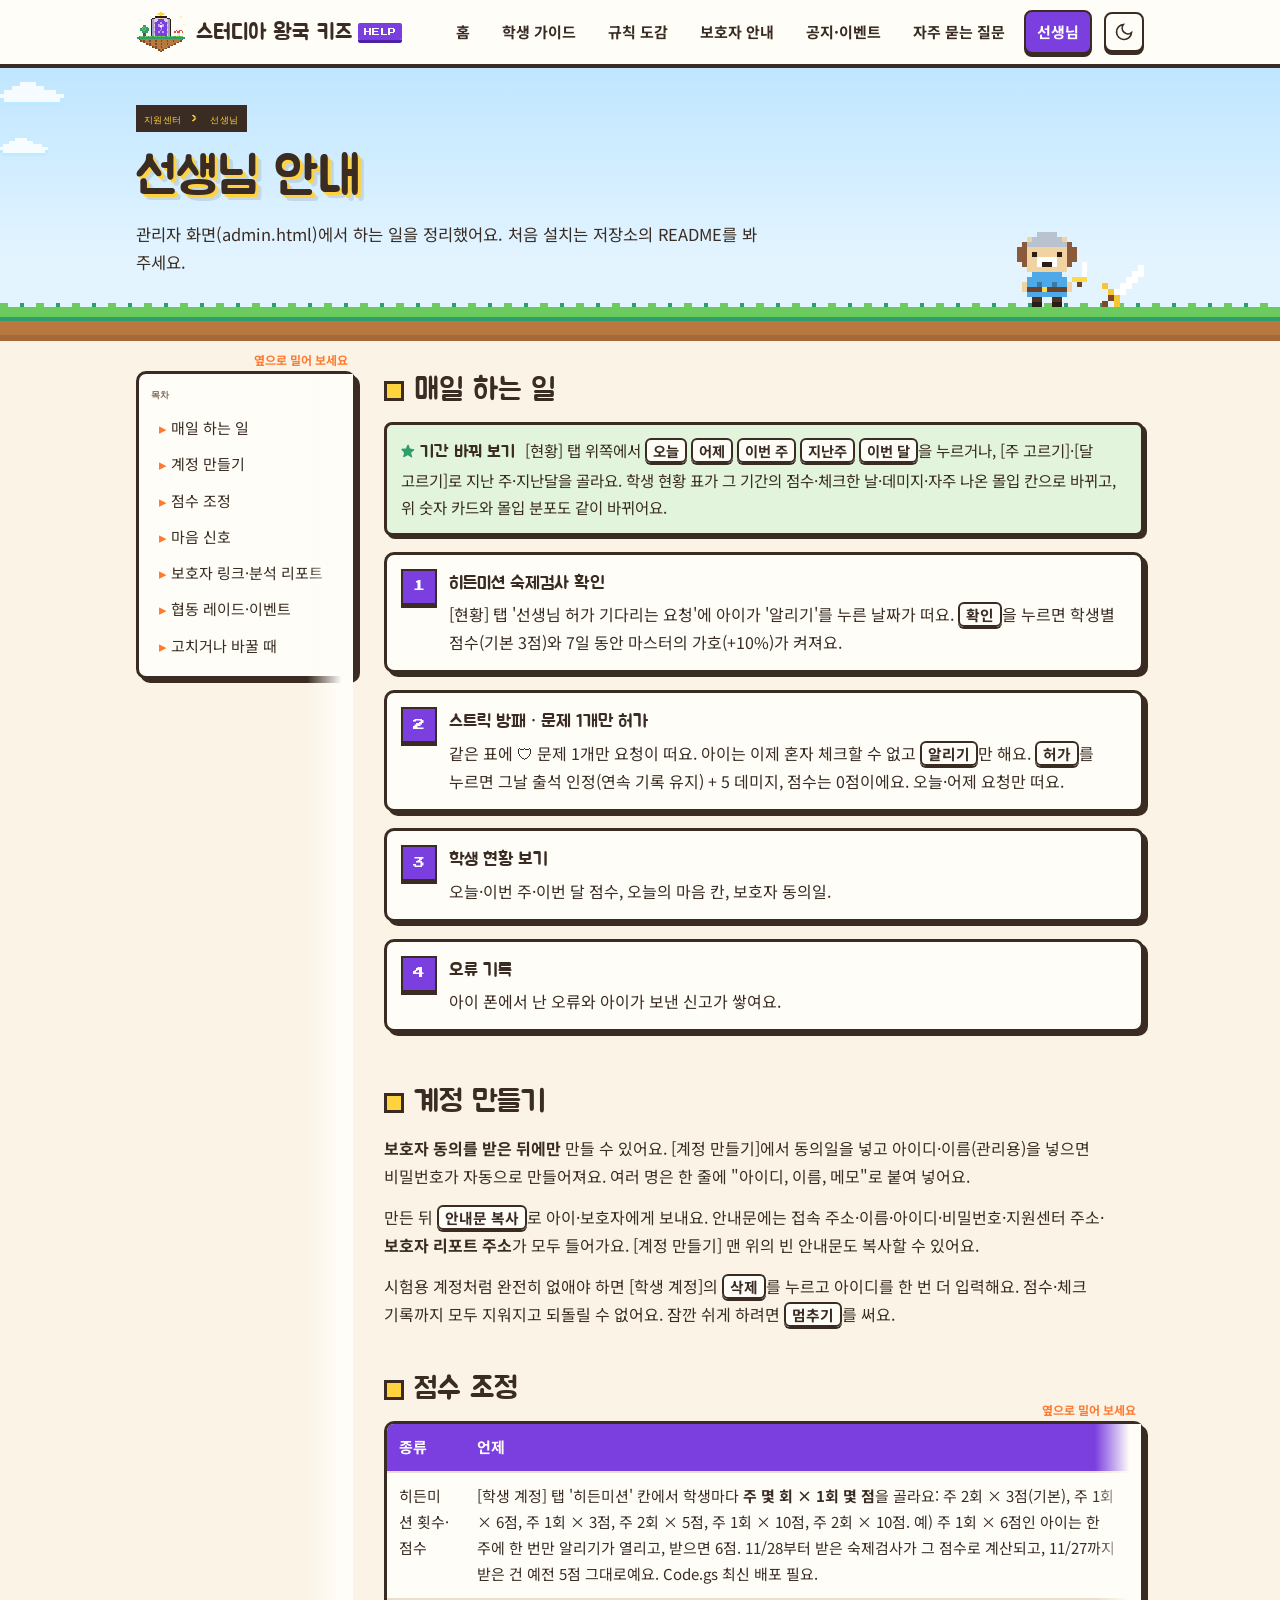
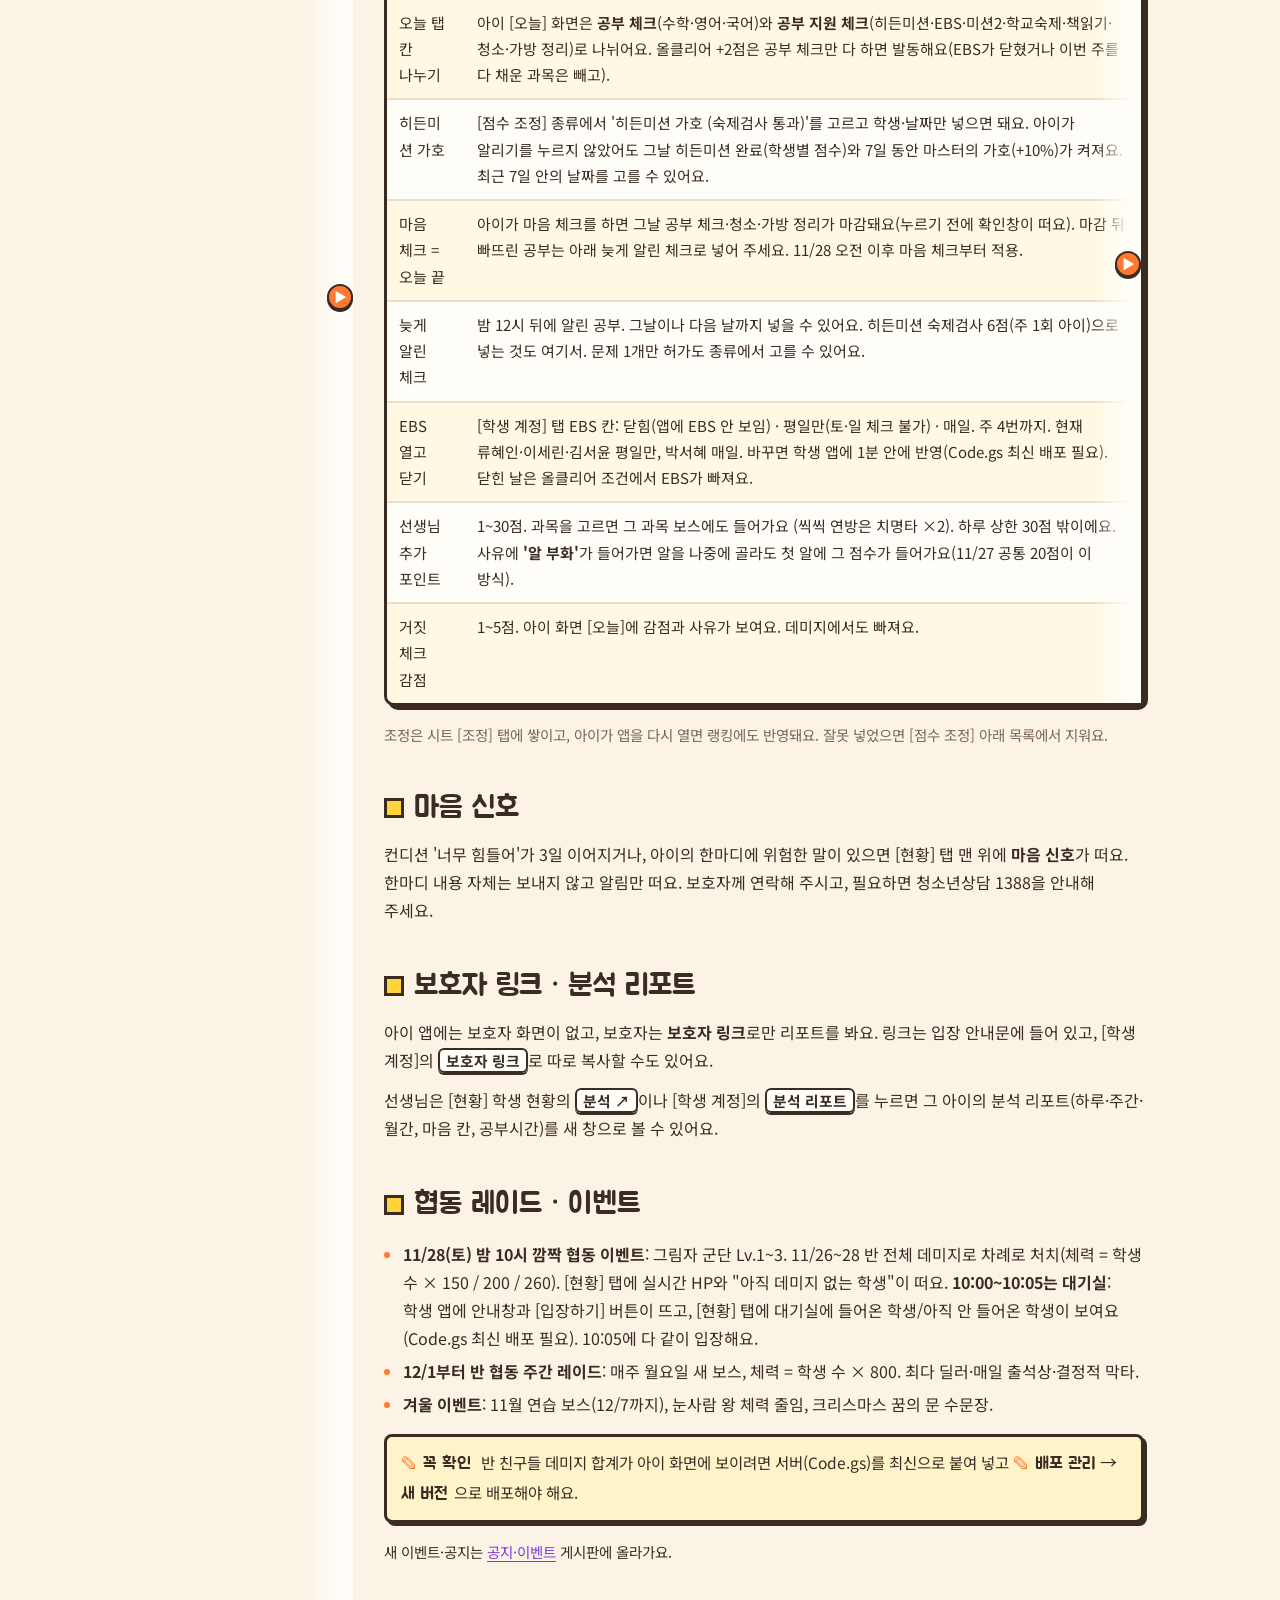
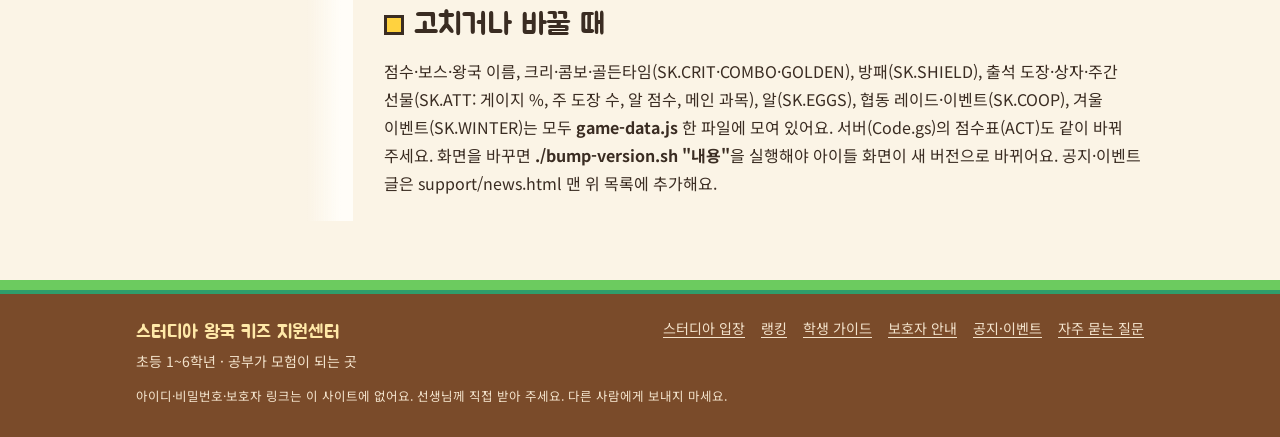
<file: support/admin.html>
<!doctype html>
<html lang="ko">
<head>
<meta charset="utf-8">
<meta name="viewport" content="width=device-width,initial-scale=1">
<title>선생님 안내 · 스터디아 왕국 키즈 지원센터</title>
<meta name="description" content="스터디아 왕국 키즈 선생님 화면 사용법: 계정, 숙제검사 확인, 점수 조정, 마음 신호.">
<meta name="theme-color" content="#BFE6FF">
<link rel="preconnect" href="https://fonts.googleapis.com">
<link rel="preconnect" href="https://fonts.gstatic.com" crossorigin>
<link href="https://fonts.googleapis.com/css2?family=Jua&family=Press+Start+2P&family=Noto+Sans+KR:wght@400;500;700&display=swap" rel="stylesheet">
<link rel="stylesheet" href="style.css?v=2026.11.28-1355">
<script src="../game-data.js?v=2026.11.28-1355"></script>
</head>
<body data-page="admin">

<div class="page-hero"><div class="wrap"><div class="txt">
  <div class="crumb"><a href="index.html">지원센터</a> › 선생님</div>
  <h1>선생님 안내</h1>
  <p>관리자 화면(admin.html)에서 하는 일을 정리했어요. 처음 설치는 저장소의 README를 봐 주세요.</p>
</div></div></div>

<div class="wrap guide">
  <nav class="toc" aria-label="이 페이지 목차">
    <b>목차</b>
    <a href="#daily">매일 하는 일</a>
    <a href="#accounts">계정 만들기</a>
    <a href="#adjust">점수 조정</a>
    <a href="#signals">마음 신호</a>
    <a href="#parents">보호자 링크·분석 리포트</a>
    <a href="#events">협동 레이드·이벤트</a>
    <a href="#update">고치거나 바꿀 때</a>
  </nav>
  <div class="doc">

    <section id="daily"><h2>매일 하는 일</h2>
      <div class="tip"><b>기간 바꿔 보기</b> [현황] 탭 위쪽에서 <span class="kbd">오늘</span> <span class="kbd">어제</span> <span class="kbd">이번 주</span> <span class="kbd">지난주</span> <span class="kbd">이번 달</span>을 누르거나, [주 고르기]·[달 고르기]로 지난 주·지난달을 골라요. 학생 현황 표가 그 기간의 점수·체크한 날·데미지·자주 나온 몰입 칸으로 바뀌고, 위 숫자 카드와 몰입 분포도 같이 바뀌어요.</div>
      <ol class="steps"><li><b>히든미션 숙제검사 확인</b>[현황] 탭 '선생님 허가 기다리는 요청'에 아이가 '알리기'를 누른 날짜가 떠요. <span class="kbd">확인</span>을 누르면 학생별 점수(기본 3점)와 7일 동안 마스터의 가호(+10%)가 켜져요.</li><li><b>스트릭 방패 · 문제 1개만 허가</b>같은 표에 🛡 문제 1개만 요청이 떠요. 아이는 이제 혼자 체크할 수 없고 <span class="kbd">알리기</span>만 해요. <span class="kbd">허가</span>를 누르면 그날 출석 인정(연속 기록 유지) + 5 데미지, 점수는 0점이에요. 오늘·어제 요청만 떠요.</li>
        <li><b>학생 현황 보기</b>오늘·이번 주·이번 달 점수, 오늘의 마음 칸, 보호자 동의일.</li>
        <li><b>오류 기록</b>아이 폰에서 난 오류와 아이가 보낸 신고가 쌓여요.</li></ol></section>
    <section id="accounts"><h2>계정 만들기</h2>
      <p><b>보호자 동의를 받은 뒤에만</b> 만들 수 있어요. [계정 만들기]에서 동의일을 넣고 아이디·이름(관리용)을 넣으면 비밀번호가 자동으로 만들어져요. 여러 명은 한 줄에 "아이디, 이름, 메모"로 붙여 넣어요.</p>
      <p>만든 뒤 <span class="kbd">안내문 복사</span>로 아이·보호자에게 보내요. 안내문에는 접속 주소·이름·아이디·비밀번호·지원센터 주소·<b>보호자 리포트 주소</b>가 모두 들어가요. [계정 만들기] 맨 위의 빈 안내문도 복사할 수 있어요.</p>
      <p>시험용 계정처럼 완전히 없애야 하면 [학생 계정]의 <span class="kbd">삭제</span>를 누르고 아이디를 한 번 더 입력해요. 점수·체크 기록까지 모두 지워지고 되돌릴 수 없어요. 잠깐 쉬게 하려면 <span class="kbd">멈추기</span>를 써요.</p></section>
    <section id="adjust"><h2>점수 조정</h2>
      <div class="tbl"><table><thead><tr><th>종류</th><th>언제</th></tr></thead><tbody>
        <tr><td>히든미션 횟수·점수</td><td>[학생 계정] 탭 '히든미션' 칸에서 학생마다 <b>주 몇 회 × 1회 몇 점</b>을 골라요: 주 2회 × 3점(기본), 주 1회 × 6점, 주 1회 × 3점, 주 2회 × 5점, 주 1회 × 10점, 주 2회 × 10점. 예) 주 1회 × 6점인 아이는 한 주에 한 번만 알리기가 열리고, 받으면 6점. 11/28부터 받은 숙제검사가 그 점수로 계산되고, 11/27까지 받은 건 예전 5점 그대로예요. Code.gs 최신 배포 필요.</td></tr>
        <tr><td>오늘 탭 칸 나누기</td><td>아이 [오늘] 화면은 <b>공부 체크</b>(수학·영어·국어)와 <b>공부 지원 체크</b>(히든미션·EBS·미션2·학교숙제·책읽기·청소·가방 정리)로 나뉘어요. 올클리어 +2점은 공부 체크만 다 하면 발동해요(EBS가 닫혔거나 이번 주를 다 채운 과목은 빼고).</td></tr>
        <tr><td>히든미션 가호</td><td>[점수 조정] 종류에서 '히든미션 가호 (숙제검사 통과)'를 고르고 학생·날짜만 넣으면 돼요. 아이가 알리기를 누르지 않았어도 그날 히든미션 완료(학생별 점수)와 7일 동안 마스터의 가호(+10%)가 켜져요. 최근 7일 안의 날짜를 고를 수 있어요.</td></tr>
        <tr><td>마음 체크 = 오늘 끝</td><td>아이가 마음 체크를 하면 그날 공부 체크·청소·가방 정리가 마감돼요(누르기 전에 확인창이 떠요). 마감 뒤 빠뜨린 공부는 아래 늦게 알린 체크로 넣어 주세요. 11/28 오전 이후 마음 체크부터 적용.</td></tr>
        <tr><td>늦게 알린 체크</td><td>밤 12시 뒤에 알린 공부. 그날이나 다음 날까지 넣을 수 있어요. 히든미션 숙제검사 6점(주 1회 아이)으로 넣는 것도 여기서. 문제 1개만 허가도 종류에서 고를 수 있어요.</td></tr>
        <tr><td>EBS 열고 닫기</td><td>[학생 계정] 탭 EBS 칸: 닫힘(앱에 EBS 안 보임) · 평일만(토·일 체크 불가) · 매일. 주 4번까지. 현재 류혜인·이세린·김서윤 평일만, 박서혜 매일. 바꾸면 학생 앱에 1분 안에 반영(Code.gs 최신 배포 필요). 닫힌 날은 올클리어 조건에서 EBS가 빠져요.</td></tr>
        <tr><td>선생님 추가 포인트</td><td>1~30점. 과목을 고르면 그 과목 보스에도 들어가요 (씩씩 연방은 치명타 ×2). 하루 상한 30점 밖이에요. 사유에 <b>'알 부화'</b>가 들어가면 알을 나중에 골라도 첫 알에 그 점수가 들어가요(11/27 공통 20점이 이 방식).</td></tr>
        <tr><td>거짓 체크 감점</td><td>1~5점. 아이 화면 [오늘]에 감점과 사유가 보여요. 데미지에서도 빠져요.</td></tr>
      </tbody></table></div>
      <p class="small muted">조정은 시트 [조정] 탭에 쌓이고, 아이가 앱을 다시 열면 랭킹에도 반영돼요. 잘못 넣었으면 [점수 조정] 아래 목록에서 지워요.</p></section>
    <section id="signals"><h2>마음 신호</h2>
      <p>컨디션 '너무 힘들어'가 3일 이어지거나, 아이의 한마디에 위험한 말이 있으면 [현황] 탭 맨 위에 <b>마음 신호</b>가 떠요. 한마디 내용 자체는 보내지 않고 알림만 떠요. 보호자께 연락해 주시고, 필요하면 청소년상담 1388을 안내해 주세요.</p></section>
    <section id="parents"><h2>보호자 링크 · 분석 리포트</h2>
      <p>아이 앱에는 보호자 화면이 없고, 보호자는 <b>보호자 링크</b>로만 리포트를 봐요. 링크는 입장 안내문에 들어 있고, [학생 계정]의 <span class="kbd">보호자 링크</span>로 따로 복사할 수도 있어요.</p>
      <p>선생님은 [현황] 학생 현황의 <span class="kbd">분석 ↗</span>이나 [학생 계정]의 <span class="kbd">분석 리포트</span>를 누르면 그 아이의 분석 리포트(하루·주간·월간, 마음 칸, 공부시간)를 새 창으로 볼 수 있어요.</p></section>
    <section id="events"><h2>협동 레이드 · 이벤트</h2>
      <ul><li><b>11/28(토) 밤 10시 깜짝 협동 이벤트</b>: 그림자 군단 Lv.1~3. 11/26~28 반 전체 데미지로 차례로 처치(체력 = 학생 수 × 150 / 200 / 260). [현황] 탭에 실시간 HP와 "아직 데미지 없는 학생"이 떠요. <b>10:00~10:05는 대기실</b>: 학생 앱에 안내창과 [입장하기] 버튼이 뜨고, [현황] 탭에 대기실에 들어온 학생/아직 안 들어온 학생이 보여요(Code.gs 최신 배포 필요). 10:05에 다 같이 입장해요.</li>
        <li><b>12/1부터 반 협동 주간 레이드</b>: 매주 월요일 새 보스, 체력 = 학생 수 × 800. 최다 딜러·매일 출석상·결정적 막타.</li>
        <li><b>겨울 이벤트</b>: 11월 연습 보스(12/7까지), 눈사람 왕 체력 줄임, 크리스마스 꿈의 문 수문장.</li></ul>
      <div class="note"><b>꼭 확인</b> 반 친구들 데미지 합계가 아이 화면에 보이려면 서버(Code.gs)를 최신으로 붙여 넣고 <b>배포 관리 → 새 버전</b>으로 배포해야 해요.</div>
      <p class="small">새 이벤트·공지는 <a href="news.html">공지·이벤트</a> 게시판에 올라가요.</p></section>
    <section id="update"><h2>고치거나 바꿀 때</h2>
      <p>점수·보스·왕국 이름, 크리·콤보·골든타임(SK.CRIT·COMBO·GOLDEN), 방패(SK.SHIELD), 출석 도장·상자·주간 선물(SK.ATT: 게이지 %, 주 도장 수, 알 점수, 메인 과목), 알(SK.EGGS), 협동 레이드·이벤트(SK.COOP), 겨울 이벤트(SK.WINTER)는 모두 <b>game-data.js</b> 한 파일에 모여 있어요. 서버(Code.gs)의 점수표(ACT)도 같이 바꿔 주세요. 화면을 바꾸면 <b>./bump-version.sh "내용"</b>을 실행해야 아이들 화면이 새 버전으로 바뀌어요. 공지·이벤트 글은 support/news.html 맨 위 목록에 추가해요.</p></section>
  </div>
</div>

<script src="site.js?v=2026.11.28-1355"></script>

</body>
</html>
</file>
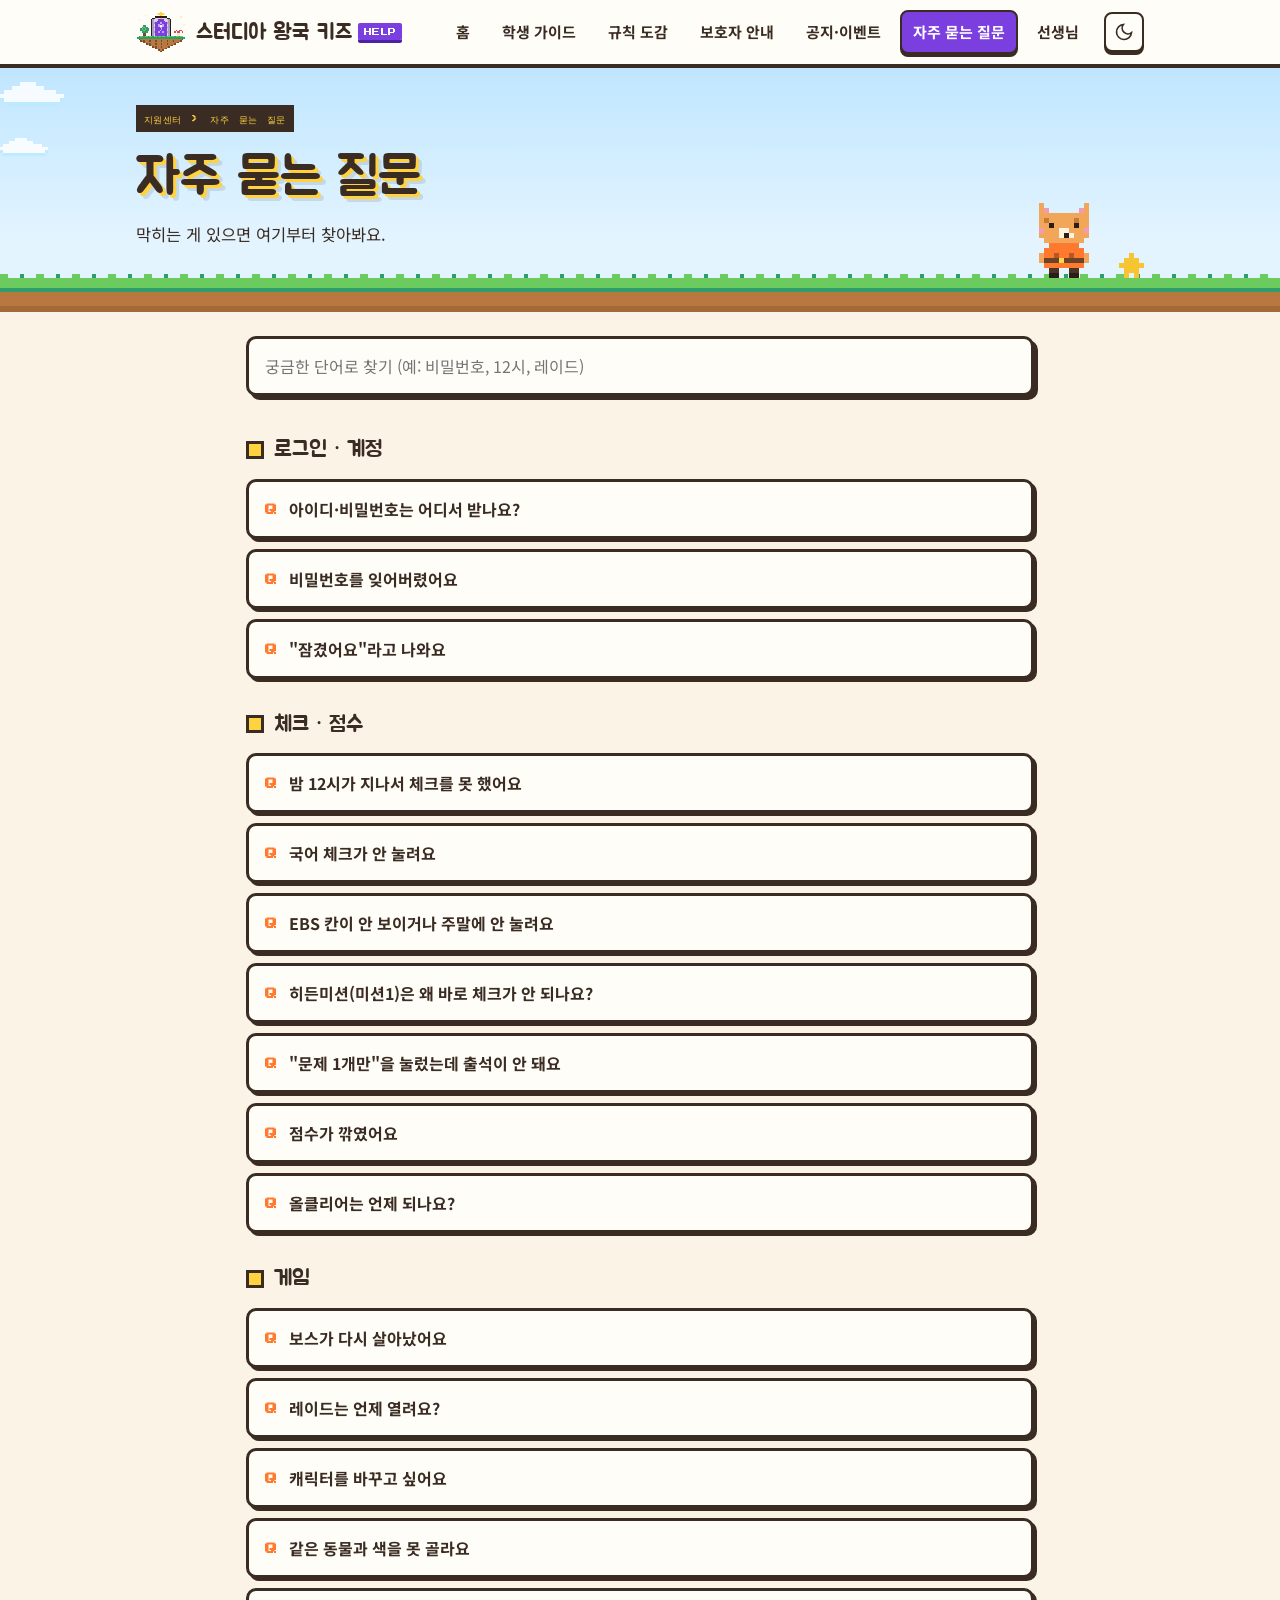
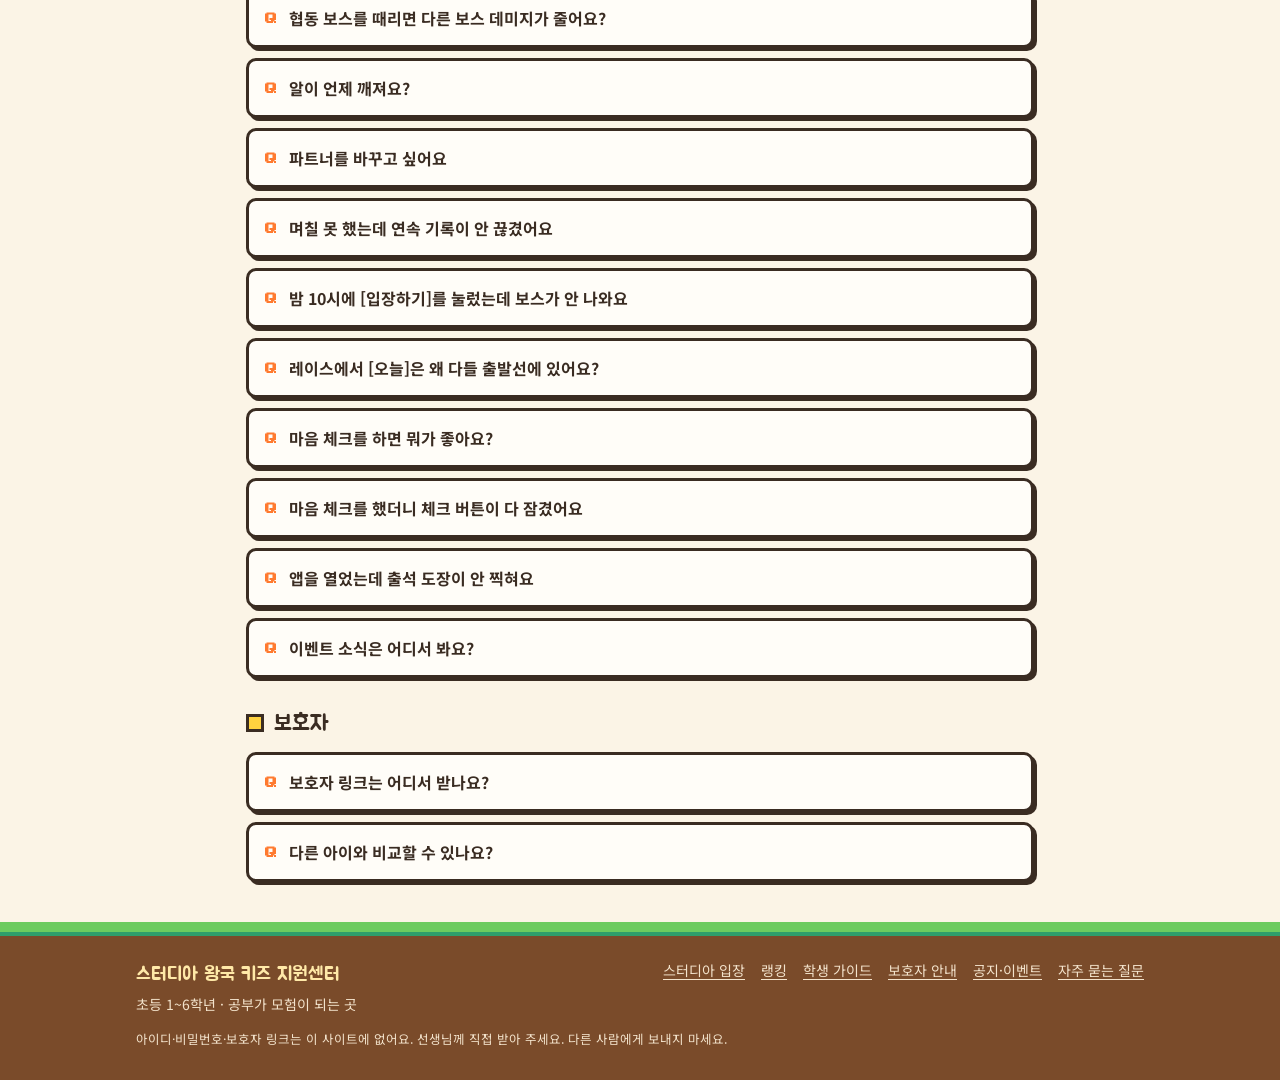
<file: support/faq.html>
<!doctype html>
<html lang="ko">
<head>
<meta charset="utf-8">
<meta name="viewport" content="width=device-width,initial-scale=1">
<title>자주 묻는 질문 · 스터디아 왕국 키즈 지원센터</title>
<meta name="description" content="스터디아 왕국 키즈 자주 묻는 질문.">
<meta name="theme-color" content="#BFE6FF">
<link rel="preconnect" href="https://fonts.googleapis.com">
<link rel="preconnect" href="https://fonts.gstatic.com" crossorigin>
<link href="https://fonts.googleapis.com/css2?family=Jua&family=Press+Start+2P&family=Noto+Sans+KR:wght@400;500;700&display=swap" rel="stylesheet">
<link rel="stylesheet" href="style.css?v=2026.11.28-1355">
<script src="../game-data.js?v=2026.11.28-1355"></script>
</head>
<body data-page="faq">

<div class="page-hero"><div class="wrap"><div class="txt">
  <div class="crumb"><a href="index.html">지원센터</a> › 자주 묻는 질문</div>
  <h1>자주 묻는 질문</h1>
  <p>막히는 게 있으면 여기부터 찾아봐요.</p>
</div></div></div>

<main class="wrap" style="max-width:820px;padding-top:24px">
  <div class="search"><input type="search" id="q" placeholder="궁금한 단어로 찾기 (예: 비밀번호, 12시, 레이드)" aria-label="질문 검색"></div>
  <p id="none" class="muted" style="display:none">찾는 질문이 없어요. 앱의 [나] 탭 → 고장·불편한 점 알리기로 물어봐 주세요.</p>
  <div class="cat">로그인 · 계정</div>
  <details class="faq"><summary>아이디·비밀번호는 어디서 받나요?</summary><div class="a"><p>선생님이 보호자 동의를 받은 뒤 한 명씩 만들어서 보내 줘요. 회원가입 버튼은 없어요.</p></div></details>
  <details class="faq"><summary>비밀번호를 잊어버렸어요</summary><div class="a"><p>선생님께 말하면 새 비밀번호를 받을 수 있어요. 원래 비밀번호는 선생님도 볼 수 없어요.</p></div></details>
  <details class="faq"><summary>"잠겼어요"라고 나와요</summary><div class="a"><p>비밀번호를 8번 틀리면 10분 동안 잠겨요. 10분 뒤 다시 하거나 선생님께 새 비밀번호를 받아요.</p></div></details>
  <div class="cat">체크 · 점수</div>
  <details class="faq"><summary>밤 12시가 지나서 체크를 못 했어요</summary><div class="a"><p>12시가 지나면 그날 체크는 닫혀요. 다음 날 선생님께 말하면 선생님이 넣어 줄 수 있어요.</p></div></details>
  <details class="faq"><summary>국어 체크가 안 눌려요</summary><div class="a"><p>국어와 EBS는 일주일에 4번, 수학·영어는 6번까지만 점수가 돼요. "이번 주는 다 채웠어!"가 보이면 다음 주 월요일에 다시 열려요.</p></div></details>
  <details class="faq"><summary>EBS 칸이 안 보이거나 주말에 안 눌려요</summary><div class="a"><p>EBS는 선생님이 친구마다 열어 줘요. 닫혀 있으면 칸이 안 보이고, '평일만'이면 토·일에는 "토·일은 EBS 쉬는 날이에요"가 나와요. 열린 친구도 EBS는 일주일에 4번까지예요.</p></div></details>
  <details class="faq"><summary>히든미션(미션1)은 왜 바로 체크가 안 되나요?</summary><div class="a"><p>히든미션: 마스터의 가호는 선생님만 확인하는 숙제검사예요. 알리기를 누르면 선생님이 확인해 주고, 그때 점수(기본 주 2회 × 3점, 친구마다 '주 1회 × 6점'처럼 선생님이 다르게 정할 수 있어요)와 마스터의 가호가 켜져요.</p></div></details>
  <details class="faq"><summary>"문제 1개만"을 눌렀는데 출석이 안 돼요</summary><div class="a"><p>11월 27일부터 "문제 1개만"은 <b>알리기</b>로 바뀌었어요. 선생님이 허가해야 출석으로 인정되고 연속 기록이 이어져요. 전에 혼자 누른 기록은 취소됐어요.</p></div></details>
  <details class="faq"><summary>점수가 깎였어요</summary><div class="a"><p>하지 않은 공부를 체크하면 선생님이 1~5점을 깎을 수 있어요. 오늘 탭 보너스 칸에 사유가 보여요.</p></div></details>
  <details class="faq"><summary>올클리어는 언제 되나요?</summary><div class="a"><p>[오늘] 화면 위쪽 <b>공부 체크</b>(수학·영어·국어)만 다 하면 +2점이에요. 이번 주를 다 채운 과목과, 선생님이 닫은 EBS는 빼고 봐요. 아래쪽 공부 지원 체크(히든미션·미션2·학교숙제·책읽기·청소·가방 정리)는 올클리어와 상관없어요.</p></div></details>
  <div class="cat">게임</div>
  <details class="faq"><summary>보스가 다시 살아났어요</summary><div class="a"><p>과목 보스는 매달 1일에 새로 나타나요. 지난달에 처치한 보스는 장비 카드로 받아요.</p></div></details>
  <details class="faq"><summary>레이드는 언제 열려요?</summary><div class="a"><p>계절마다 달라요. 4월 꽃샘바람 마녀, 7월 아이스크림 거인, 8월 잠보, 10월 낙엽 졸음 마왕, 12월 눈사람 왕, 2월 얼음 용. 레이드 탭 달력에서 볼 수 있어요.</p></div></details>
  <details class="faq"><summary>캐릭터를 바꾸고 싶어요</summary><div class="a"><p>한 달이 끝나는 날(다음 달 처음 들어올 때) 그대로 / 왕국 이사 / 새 캐릭터 중에서 고를 수 있어요. 기록은 그대로 남아요.</p></div></details>
  <details class="faq"><summary>같은 동물과 색을 못 골라요</summary><div class="a"><p>같은 동물 + 같은 오라 색은 반에서 한 명만 쓸 수 있어요. 다른 색을 골라 보세요.</p></div></details>
  <details class="faq"><summary>협동 보스를 때리면 다른 보스 데미지가 줄어요?</summary><div class="a"><p>아니요! 체크 한 번의 데미지는 과목 보스·레이드·히든보스·협동 보스에 똑같이 동시에 들어가요. 왕국이 달라도 모두 같은 팀이에요.</p></div></details>
  <details class="faq"><summary>알이 언제 깨져요?</summary><div class="a"><p>알을 고른 날부터 공부 점수 30점이면 부화(11/27에 받은 공통 추가 20점은 알을 언제 골라도 첫 알에 들어가요), 150점이면 2차 성장, 300점이면 최종 각성이에요. 협동 레이드를 잡으면 더 빨리 자라요.</p></div></details>
  <details class="faq"><summary>파트너를 바꾸고 싶어요</summary><div class="a"><p>[나] 탭 파트너 도감에서 부화한 파트너를 누르면 바꿔 껴요. 데리고 다니는 파트너의 능력만 켜져요. 보스를 공격하면 장착한 파트너도 같이 공격하고, 12월 1일부터는 체크마다 +3(2차 +4, 최종 +5) 데미지를 더해 줘요.</p></div></details>
  <details class="faq"><summary>며칠 못 했는데 연속 기록이 안 끊겼어요</summary><div class="a"><p>스트릭 방패가 지켜 준 거예요. 5일 연속 출석마다 1개(최대 2개) 생기고, 못 한 날 자동으로 써져요.</p></div></details>
  <details class="faq"><summary>밤 10시에 [입장하기]를 눌렀는데 보스가 안 나와요</summary><div class="a"><p>지금은 대기실이에요! 10시 5분에 반 친구들과 다 같이 입장해요. 기다리는 동안 체크한 데미지도 입장할 때 같이 들어가요. 10시 5분이 지나서 앱을 열면 대기실 없이 바로 싸움에 들어가요.</p></div></details>
  <details class="faq"><summary>레이스에서 [오늘]은 왜 다들 출발선에 있어요?</summary><div class="a"><p>[오늘] 레이스는 그날 0시부터 다시 출발해요. 체크할 때마다 성을 향해 앞으로 가요. 주·달 전체 순위는 [이번 주], [이번 달]에서 봐요.</p></div></details>
  <details class="faq"><summary>마음 체크를 하면 뭐가 좋아요?</summary><div class="a"><p>마음 체크를 한 날마다 알 부화 +1점이에요. 그리고 선생님이 힘든 날을 알아채고 도와줄 수 있어요. 내용은 점수에 들어가지 않으니 느낀 대로 골라요.</p></div></details>
  <details class="faq"><summary>마음 체크를 했더니 체크 버튼이 다 잠겼어요</summary><div class="a"><p>마음 체크는 "오늘 끝!" 버튼이에요. 하면 그날 공부 체크가 마감돼서 포인트를 더 쌓을 수 없어요. 그래서 누르기 전에 확인창이 떠요. 공부를 다 하고 나서 마음 체크를 해 주세요. 빠뜨린 공부가 있으면 선생님께 말하면 [점수 조정]으로 넣어 줄 수 있어요.</p></div></details>
  <details class="faq"><summary>앱을 열었는데 출석 도장이 안 찍혀요</summary><div class="a"><p>출석 도장은 그날 <b>메인 과목(수학·영어·국어·EBS)을 1개 이상</b> 체크해야 찍혀요. 책읽기·청소·미션만 하면 도장은 없어요. 도장이 찍히면 출석 상자(궁극기 게이지 +20%)가 열리고, 한 주에 5개면 알 부화 +5점이에요.</p></div></details>
  <details class="faq"><summary>이벤트 소식은 어디서 봐요?</summary><div class="a"><p>지원센터 <a href="news.html">공지·이벤트</a> 게시판에 모여 있어요. 지난 이벤트도 다시 볼 수 있어요.</p></div></details>
  <div class="cat">보호자</div>
  <details class="faq"><summary>보호자 링크는 어디서 받나요?</summary><div class="a"><p>선생님이 보내 드려요. 아이 앱의 [나] 탭에도 있어요.</p></div></details>
  <details class="faq"><summary>다른 아이와 비교할 수 있나요?</summary><div class="a"><p>보호자 리포트(보호자 링크)에는 다른 아이와의 순위를 보여 주지 않아요. 우리 아이의 점수 변화만 보여요.</p></div></details>
</main>

<script src="site.js?v=2026.11.28-1355"></script>
<script>
(function(){var q=document.getElementById('q'),items=[].slice.call(document.querySelectorAll('details.faq')),cats=[].slice.call(document.querySelectorAll('.cat')),none=document.getElementById('none');
q.addEventListener('input',function(){var v=q.value.trim().toLowerCase(),n=0;
 items.forEach(function(d){var hit=!v||d.textContent.toLowerCase().indexOf(v)>=0;d.style.display=hit?'':'none';if(hit)n++;if(v&&hit)d.open=true;if(!v)d.open=false});
 cats.forEach(function(c){var el=c.nextElementSibling,any=false;while(el&&!el.classList.contains('cat')){if(el.tagName==='DETAILS'&&el.style.display!=='none')any=true;el=el.nextElementSibling}c.style.display=any?'':'none'});
 none.style.display=n?'none':'block'});})();
</script>
</body>
</html>
</file>
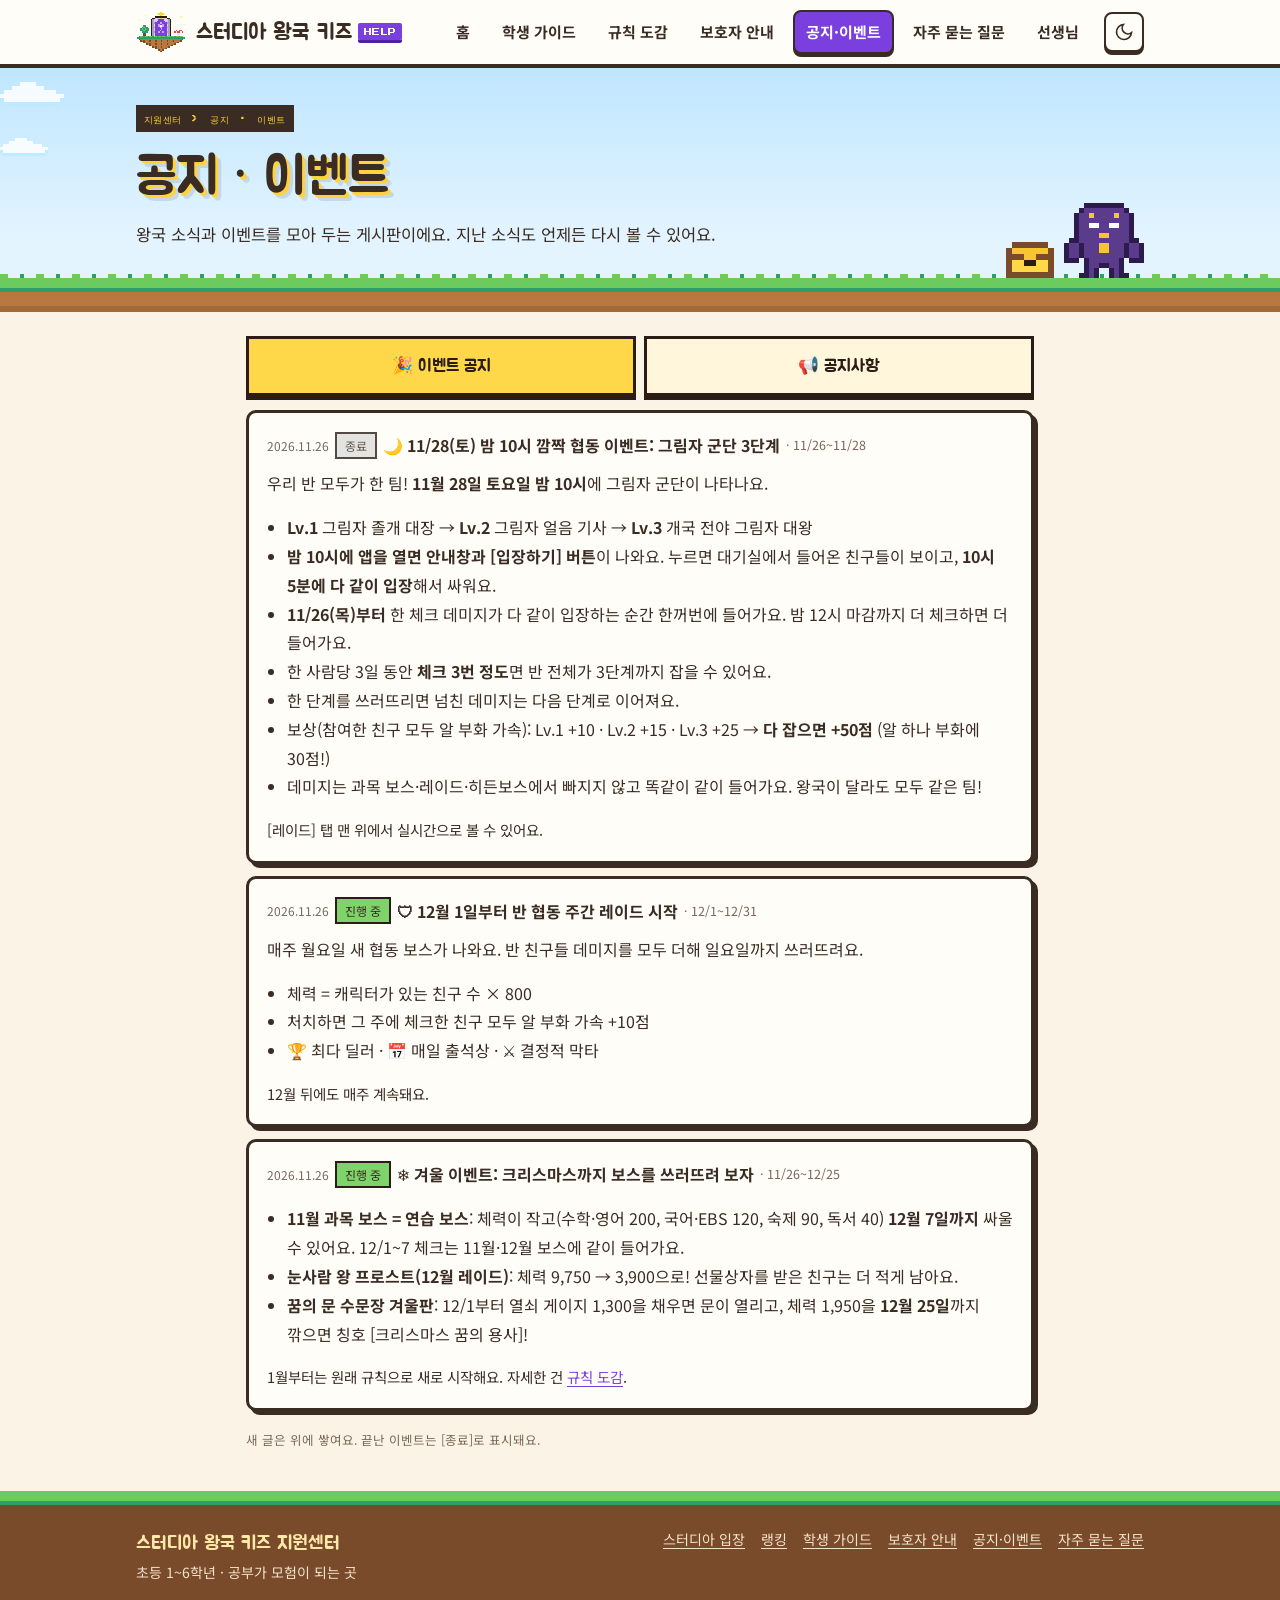
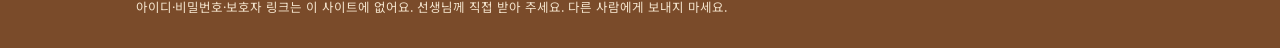
<file: support/news.html>
<!doctype html>
<html lang="ko">
<head>
<meta charset="utf-8">
<meta name="viewport" content="width=device-width,initial-scale=1">
<title>공지 · 이벤트 · 스터디아 왕국 키즈 지원센터</title>
<meta name="description" content="스터디아 왕국 키즈 공지사항과 이벤트 소식.">
<meta name="theme-color" content="#BFE6FF">
<link rel="preconnect" href="https://fonts.googleapis.com">
<link rel="preconnect" href="https://fonts.gstatic.com" crossorigin>
<link href="https://fonts.googleapis.com/css2?family=Jua&family=Press+Start+2P&family=Noto+Sans+KR:wght@400;500;700&display=swap" rel="stylesheet">
<link rel="stylesheet" href="style.css?v=2026.11.28-1355">
<script src="../game-data.js?v=2026.11.28-1355"></script>
</head>
<body data-page="news">
<div class="page-hero"><div class="wrap"><div class="txt">
  <div class="crumb"><a href="index.html">지원센터</a> › 공지 · 이벤트</div>
  <h1>공지 · 이벤트</h1>
  <p>왕국 소식과 이벤트를 모아 두는 게시판이에요. 지난 소식도 언제든 다시 볼 수 있어요.</p>
</div></div></div>
<main class="wrap" style="max-width:820px;padding-top:24px">
  <div class="newstabs" role="tablist"><button role="tab" data-nt="event" aria-selected="true">🎉 이벤트 공지</button><button role="tab" data-nt="notice" aria-selected="false">📢 공지사항</button></div>
  <div id="newslist"></div>
  <p class="tiny muted" style="margin-top:18px">새 글은 위에 쌓여요. 끝난 이벤트는 [종료]로 표시돼요.</p>
</main>
<script>
/* 새 글을 쓸 때: 아래 목록 맨 위에 {type:'event'|'notice', date:'YYYY-MM-DD', end:'YYYY-MM-DD'(이벤트만), title, body(HTML)} 하나 추가 */
var NEWS=[
 {type:'notice',date:'2026-11-28',title:'📺 EBS는 공부 지원 체크로 옮겼어요',
  body:'<p>EBS가 [오늘] 화면 아래 <b>공부 지원 체크</b>(히든미션 바로 아래)로 옮겨졌어요. 선생님이 열어 준 친구에게만 보여요. 이제 <b>올클리어 +2점</b>은 수학·영어·국어만 다 하면 돼요!</p>'},
 {type:'notice',date:'2026-11-28',title:'🌙 그림자 군단이 더 강해졌어요!',
  body:'<p>오늘 밤 협동 이벤트 보스 체력이 커졌어요(1명당 150 · 200 · 260). 입장한 뒤에도 공부를 체크해서 마지막 그림자 대왕까지 다 같이 쓰러뜨려요!</p>'},
 {type:'notice',date:'2026-11-28',title:'💗 마음 체크는 공부를 다 하고 나서!',
  body:'<p>이제 마음 체크를 하면 <b>그날 공부 체크가 끝나요</b>. 그다음에는 포인트를 더 쌓을 수 없어요. 그래서 분홍 카드나 [오늘 끝! 마음 체크하기]를 누르면 "바로 마음 체크로 갈까?" 확인창이 먼저 떠요. 공부를 다 했으면 [응, 다 했어!]를 눌러요.</p>'},
 {type:'notice',date:'2026-11-27',title:'✨ 히든미션은 친구마다 횟수·점수가 달라요',
  body:'<p>히든미션: 마스터의 가호(숙제검사)는 선생님이 친구마다 정해요. 기본은 <b>주 2번 × 3점</b>, 어떤 친구는 <b>주 1번 × 6점</b>이에요. 내 횟수는 [오늘] 화면 히든미션 카드의 "이번 주 0/2" 같은 숫자로 볼 수 있어요.</p>'},
 {type:'notice',date:'2026-11-27',title:'📋 [오늘] 화면이 공부 체크 · 공부 지원 체크로 나뉘었어요',
  body:'<ul><li><b>공부 체크</b>: 수학·영어·국어·EBS. 이것만 다 하면 <b>올클리어 +2점</b>!</li><li><b>공부 지원 체크</b>: 히든미션·미션2·학교숙제·책읽기·청소·가방 정리.</li><li><b>히든미션: 마스터의 가호</b>(숙제검사, 선생님만): 3점, 한 주 2번까지. 11/27까지 받은 건 5점 그대로예요.</li><li>스트릭 방패의 <b>"문제 1개만"</b>은 이제 [알리기]예요. 선생님이 허가해야 출석으로 인정돼요. 전에 혼자 누른 기록은 취소됐어요.</li><li>EBS는 선생님이 친구마다 열고 닫아요. 하고 싶으면 선생님께 말해 줘!</li></ul>'},
 {type:'notice',date:'2026-11-27',title:'💗 마음 체크하면 알 부화 +1점',
  body:'<p>[오늘] 화면에서 마음 체크를 아직 안 했으면 분홍 카드가 알려 줘요. 마음 체크를 한 날마다 <b>알 부화 +1점</b>! 공부를 체크한 뒤에도 한 번 더 알려 줘요.</p>'},
 {type:'notice',date:'2026-11-27',title:'🎒 11/28(토) 새벽 1시부터 습관 체크에 가방 정리 (+1점)',
  body:'<p><b>11월 28일 토요일 새벽 1시</b>부터 [오늘] 화면 청소 아래에 <b>가방 정리 (내일 준비물 챙기기)</b>가 생겼어요. 하루 1번 +1점이에요. 올클리어 조건에는 들어가지 않으니 부담 없이 해 봐요!</p>'},
 {type:'notice',date:'2026-11-27',title:'📅 11/28(토) 새벽 1시부터 출석 도장 · 출석 상자',
  body:'<p><b>11월 28일 토요일 새벽 1시</b>부터 [오늘] 화면에 출석 도장 칸이 생겨요.</p><ul><li><b>메인 과목(수학·영어·국어·EBS)을 1개 이상</b> 체크하면 도장 쾅! 출석 상자가 열려서 <b>궁극기 게이지 +20%</b>.</li><li>한 주(월~일)에 도장 <b>5개</b>면 주간 선물 <b>알 부화 +5점</b>.</li><li>앱만 열고 나가면 도장도 상자도 없어요!</li></ul>'},
 {type:'notice',date:'2026-11-27',title:'🏁 레이스를 오늘 · 이번 주 · 이번 달로 볼 수 있어요',
  body:'<p>랭킹 레이스에 <b>[오늘]</b> 탭이 생겼어요. 오늘 한 공부만으로 누가 성에 가까이 갔는지 볼 수 있어요. [이번 주]는 월~일, [이번 달]은 1일~말일 점수예요. 학생 앱 [랭킹] 탭과 랭킹 사이트 모두 같아요.</p>'},
 {type:'notice',date:'2026-11-27',title:'📺 EBS는 선생님이 열어 준 친구만',
  body:'<p>이제 EBS 체크는 선생님이 열어 준 친구에게만 보여요. 일부 친구는 <b>평일만</b> 할 수 있어서 토·일에는 "토·일은 EBS 쉬는 날이에요"가 나와요. EBS는 일주일에 4번까지예요.</p><p class="small">EBS가 닫힌 날은 올클리어 조건에서 EBS가 빠지니까 걱정하지 마세요.</p>'},
 {type:'notice',date:'2026-11-27',title:'🥚 공통 추가 20점',
  body:'<p>11/27, 반 친구들에게 <b>공통 추가 20점</b>을 넣었어요. 랭킹 점수와 보스 데미지에 들어가고, <b>알을 언제 골라도 첫 번째 알에 바로 20점</b>이 들어가요. 알은 30점이면 부화하니까 10점만 더 하면 파트너를 만날 수 있어요!</p>'},
 {type:'notice',date:'2026-11-27',title:'🚪 11/28 밤 10시 협동 이벤트 대기실 · 다 같이 입장',
  body:'<p>내일 밤 10시에 앱을 열면 <b>[입장하기]</b> 버튼이 나와요. 누르면 대기실에 들어가 먼저 온 친구들을 볼 수 있어요. <b>10시 5분</b>이 되면 모두 한꺼번에 입장해서 그림자 군단과 싸워요!</p><ul><li>대기실에 있는 동안 체크해도 데미지는 입장할 때 같이 들어가요.</li><li>10시 5분이 지나서 들어와도 괜찮아요. 바로 싸움에 함께해요.</li></ul>'},
 {type:'event',date:'2026-11-26',start:'2026-11-26',end:'2026-11-28',title:'🌙 11/28(토) 밤 10시 깜짝 협동 이벤트: 그림자 군단 3단계',
  body:'<p>우리 반 모두가 한 팀! <b>11월 28일 토요일 밤 10시</b>에 그림자 군단이 나타나요.</p><ul><li><b>Lv.1</b> 그림자 졸개 대장 → <b>Lv.2</b> 그림자 얼음 기사 → <b>Lv.3</b> 개국 전야 그림자 대왕</li><li><b>밤 10시에 앱을 열면 안내창과 [입장하기] 버튼</b>이 나와요. 누르면 대기실에서 들어온 친구들이 보이고, <b>10시 5분에 다 같이 입장</b>해서 싸워요.</li><li><b>11/26(목)부터</b> 한 체크 데미지가 다 같이 입장하는 순간 한꺼번에 들어가요. 밤 12시 마감까지 더 체크하면 더 들어가요.</li><li>한 사람당 3일 동안 <b>체크 3번 정도</b>면 반 전체가 3단계까지 잡을 수 있어요.</li><li>한 단계를 쓰러뜨리면 넘친 데미지는 다음 단계로 이어져요.</li><li>보상(참여한 친구 모두 알 부화 가속): Lv.1 +10 · Lv.2 +15 · Lv.3 +25 → <b>다 잡으면 +50점</b> (알 하나 부화에 30점!)</li><li>데미지는 과목 보스·레이드·히든보스에서 빠지지 않고 똑같이 같이 들어가요. 왕국이 달라도 모두 같은 팀!</li></ul><p class="small">[레이드] 탭 맨 위에서 실시간으로 볼 수 있어요.</p>'},
 {type:'event',date:'2026-11-26',start:'2026-12-01',end:'2026-12-31',title:'🛡 12월 1일부터 반 협동 주간 레이드 시작',
  body:'<p>매주 월요일 새 협동 보스가 나와요. 반 친구들 데미지를 모두 더해 일요일까지 쓰러뜨려요.</p><ul><li>체력 = 캐릭터가 있는 친구 수 × 800</li><li>처치하면 그 주에 체크한 친구 모두 알 부화 가속 +10점</li><li>🏆 최다 딜러 · 📅 매일 출석상 · ⚔ 결정적 막타</li></ul><p class="small">12월 뒤에도 매주 계속돼요.</p>'},
 {type:'event',date:'2026-11-26',start:'2026-11-26',end:'2026-12-25',title:'❄ 겨울 이벤트: 크리스마스까지 보스를 쓰러뜨려 보자',
  body:'<ul><li><b>11월 과목 보스 = 연습 보스</b>: 체력이 작고(수학·영어 200, 국어·EBS 120, 숙제 90, 독서 40) <b>12월 7일까지</b> 싸울 수 있어요. 12/1~7 체크는 11월·12월 보스에 같이 들어가요.</li><li><b>눈사람 왕 프로스트(12월 레이드)</b>: 체력 9,750 → 3,900으로! 선물상자를 받은 친구는 더 적게 남아요.</li><li><b>꿈의 문 수문장 겨울판</b>: 12/1부터 열쇠 게이지 1,300을 채우면 문이 열리고, 체력 1,950을 <b>12월 25일</b>까지 깎으면 칭호 [크리스마스 꿈의 용사]!</li></ul><p class="small">1월부터는 원래 규칙으로 새로 시작해요. 자세한 건 <a href="rules.html#winter">규칙 도감</a>.</p>'},
 {type:'notice',date:'2026-11-27',title:'[선생님] 현황을 오늘·어제·주·달로 바꿔 볼 수 있어요',
  body:'<p>선생님 화면의 [오늘] 탭이 [현황] 탭이 됐어요. 오늘, 어제, 이번 주, 지난주, 이번 달 버튼과 주·달 고르기로 기간을 바꾸면 학생 현황 표(점수, 체크한 날, 데미지, 자주 나온 몰입 칸)와 몰입 분포가 그 기간으로 바뀌어요.</p>'},
 {type:'notice',date:'2026-11-27',title:'랭킹 레이스가 스터디아 성으로 가는 길이 됐어요',
  body:'<p>주간 단거리·월간 마라톤 레이스가 직선 트랙 대신 구불구불한 길로 바뀌었어요. 공부 점수만큼 길을 따라 걸어가고, 1등은 스터디아 성 바로 앞까지 가요. 내 캐릭터는 노란 이름표로 표시돼요.</p>'},
 {type:'notice',date:'2026-11-27',title:'파트너가 같이 공격해요! (12월부터 추가 데미지)',
  body:'<p>알에서 부화해 장착한 파트너가 이제 내 캐릭터와 함께 보스에게 뛰어들어 공격해요. 불꽃 브레스, 깃털 회오리, 물보라 공격, 별빛 펀치!</p><p><b>12월 1일부터</b>는 파트너 공격이 체크마다 데미지 +3(2차 +4, 최종 +5)을 더해 줘요. 11월 28일 이벤트까지는 모션만 나와요.</p>'},
 {type:'notice',date:'2026-11-26',title:'스터디아 왕국 키즈 업데이트 안내 (손맛·방패·알 부화)',
  body:'<ul><li><b>CRITICAL!·MEGA HIT!</b>: 체크할 때 15% 확률로 ×1.5, 3% 확률로 ×2</li><li><b>콤보</b>: 하루 2·3·4번째 체크 +10·20·30%, <b>골든타임</b> 저녁 7~9시 +20%</li><li><b>감정 태그</b>: 체크할 때 [쉬웠어][조금 힘들어][해냈다!]를 골라요</li><li><b>스트릭 방패</b>: 5일 연속이면 1개(최대 2개). 못 한 날 자동으로 연속 기록과 보스 반격을 막아 줘요</li><li><b>문제 1개만!</b> 힘든 날엔 최소 시동 퀘스트로 출석 인정</li><li><b>알 부화</b>: 불꽃·비취·심해·성운 알 중 하나를 골라 공부 점수로 키워요. 부화한 파트너는 도감에 모이고 1마리를 데리고 다녀요</li><li>보스 체력이 1.3배로 올랐어요(보너스가 늘어서). 랭킹 점수는 그대로예요</li></ul><p class="small">자세한 건 <a href="student.html#partner">학생 가이드</a>.</p>'},
 {type:'notice',date:'2026-11-26',title:'보호자 리포트는 보호자 링크로만 볼 수 있어요',
  body:'<p>아이 앱의 [보호자 화면] 버튼이 없어졌어요. 보호자께서는 선생님이 보낸 <b>입장 안내문의 "보호자 리포트" 주소</b>로 우리 아이 기록을 보세요. 홈 화면에 추가해 두면 편해요.</p>'},
 {type:'notice',date:'2026-11-26',title:'스터디아 왕국 키즈가 11월 30일에 문을 열어요',
  body:'<p>선생님께 받은 입장 안내문으로 들어와요. 처음 들어가면 성향 테스트로 왕국을 정하고 동물 캐릭터를 만들어요. <b>공부 체크는 매일 밤 12시까지</b>예요. 홈 화면에 추가해 두면 앱처럼 쓸 수 있어요.</p>'}
];
(function(){var T=new Date(),today=T.getFullYear()+'-'+String(T.getMonth()+1).padStart(2,'0')+'-'+String(T.getDate()).padStart(2,'0');
 var tab=(location.hash==='#notice')?'notice':'event';
 function fmt(k){var p=k.split('-');return Number(p[1])+'/'+Number(p[2])}
 function draw(){document.querySelectorAll('[data-nt]').forEach(function(b){b.setAttribute('aria-selected',b.dataset.nt===tab)});
  var L=NEWS.filter(function(n){return n.type===tab});
  document.getElementById('newslist').innerHTML=L.map(function(n,i){var st='';if(n.type==='event'){st=today>n.end?'<span class="nbadge end">종료</span>':today<n.start?'<span class="nbadge soon">예정</span>':'<span class="nbadge on">진행 중</span>'}
   return '<details class="card news"'+(i===0||(n.type==='event'&&today<=n.end)?' open':'')+'><summary><span class="ndate">'+n.date.replace(/-/g,'.')+'</span>'+st+'<b>'+n.title+'</b>'+(n.type==='event'?'<span class="tiny muted"> · '+fmt(n.start)+'~'+fmt(n.end)+'</span>':'')+'</summary><div class="nbody">'+n.body+'</div></details>'}).join('')||'<p class="muted">아직 글이 없어요.</p>'}
 document.querySelectorAll('[data-nt]').forEach(function(b){b.onclick=function(){tab=b.dataset.nt;history.replaceState(null,'','#'+tab);draw()}});draw()})();
</script>
<script src="site.js?v=2026.11.28-1355"></script>
</body>
</html>
</file>
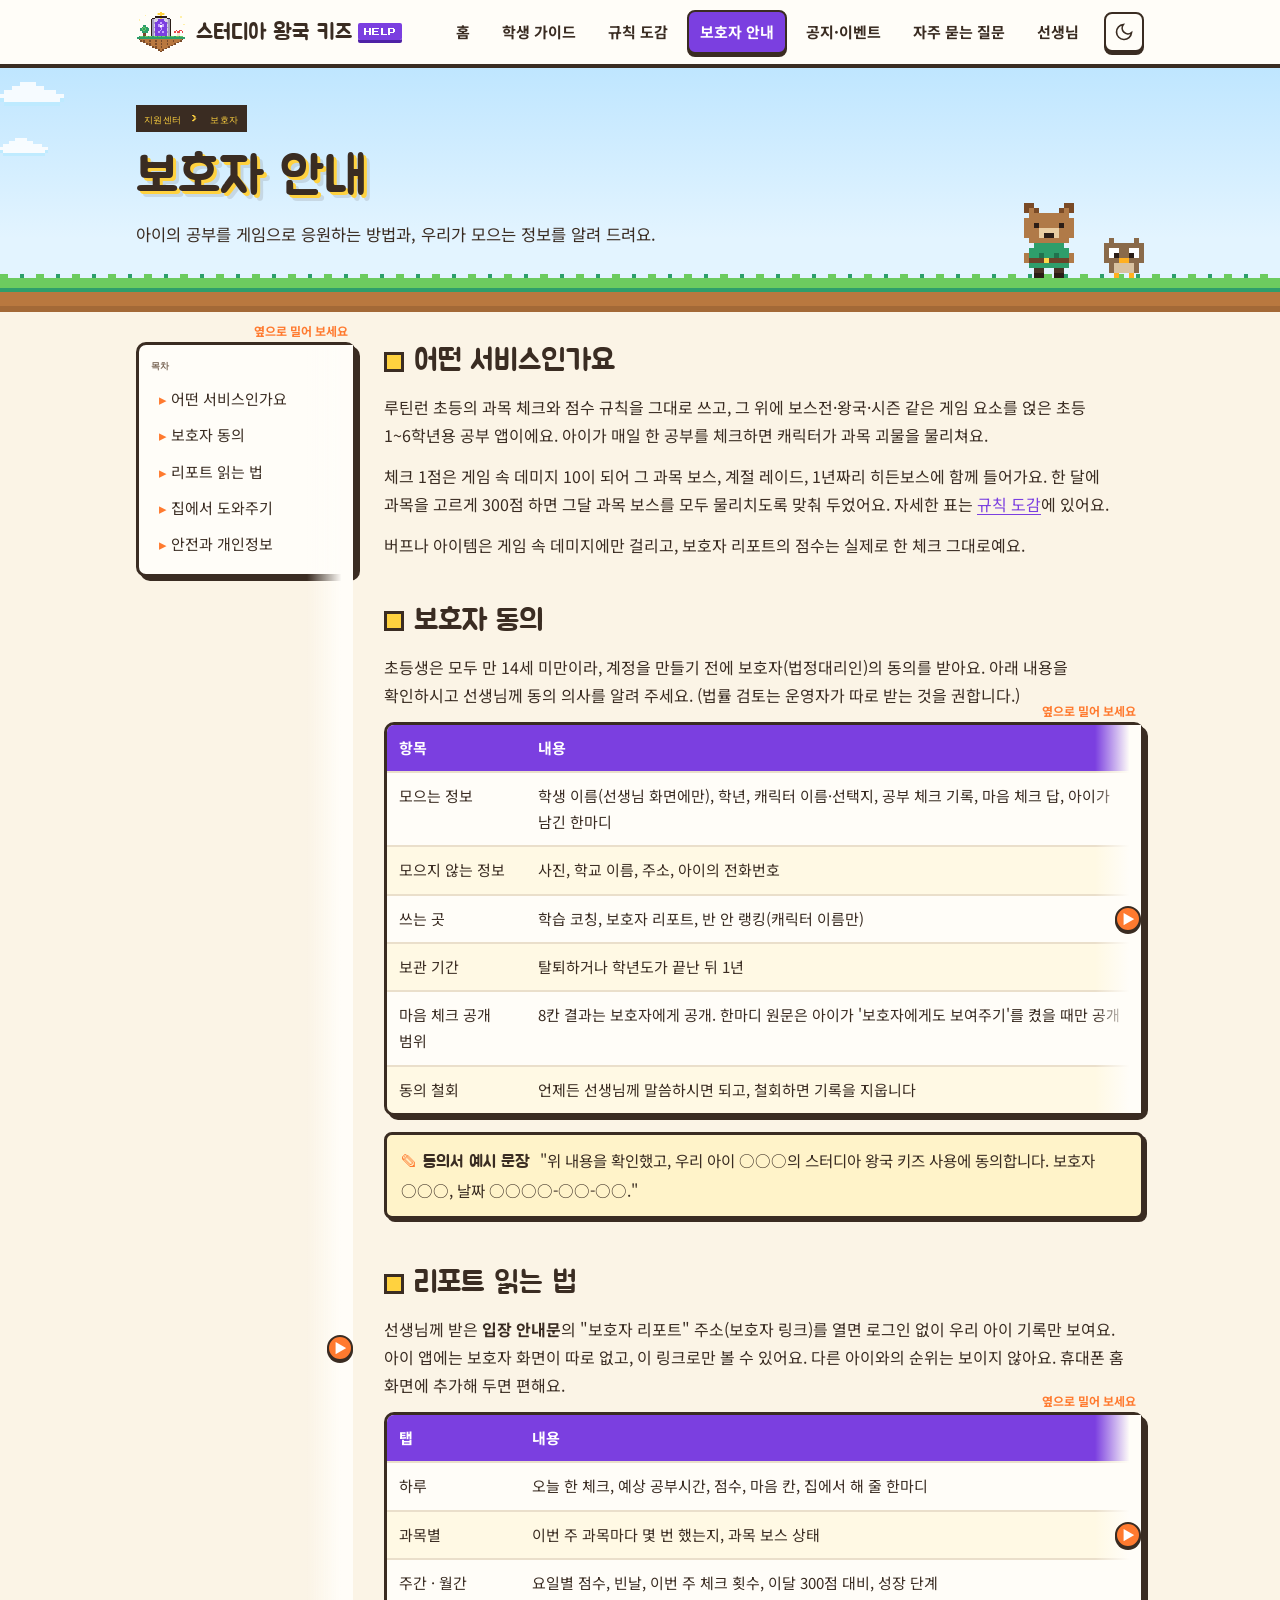
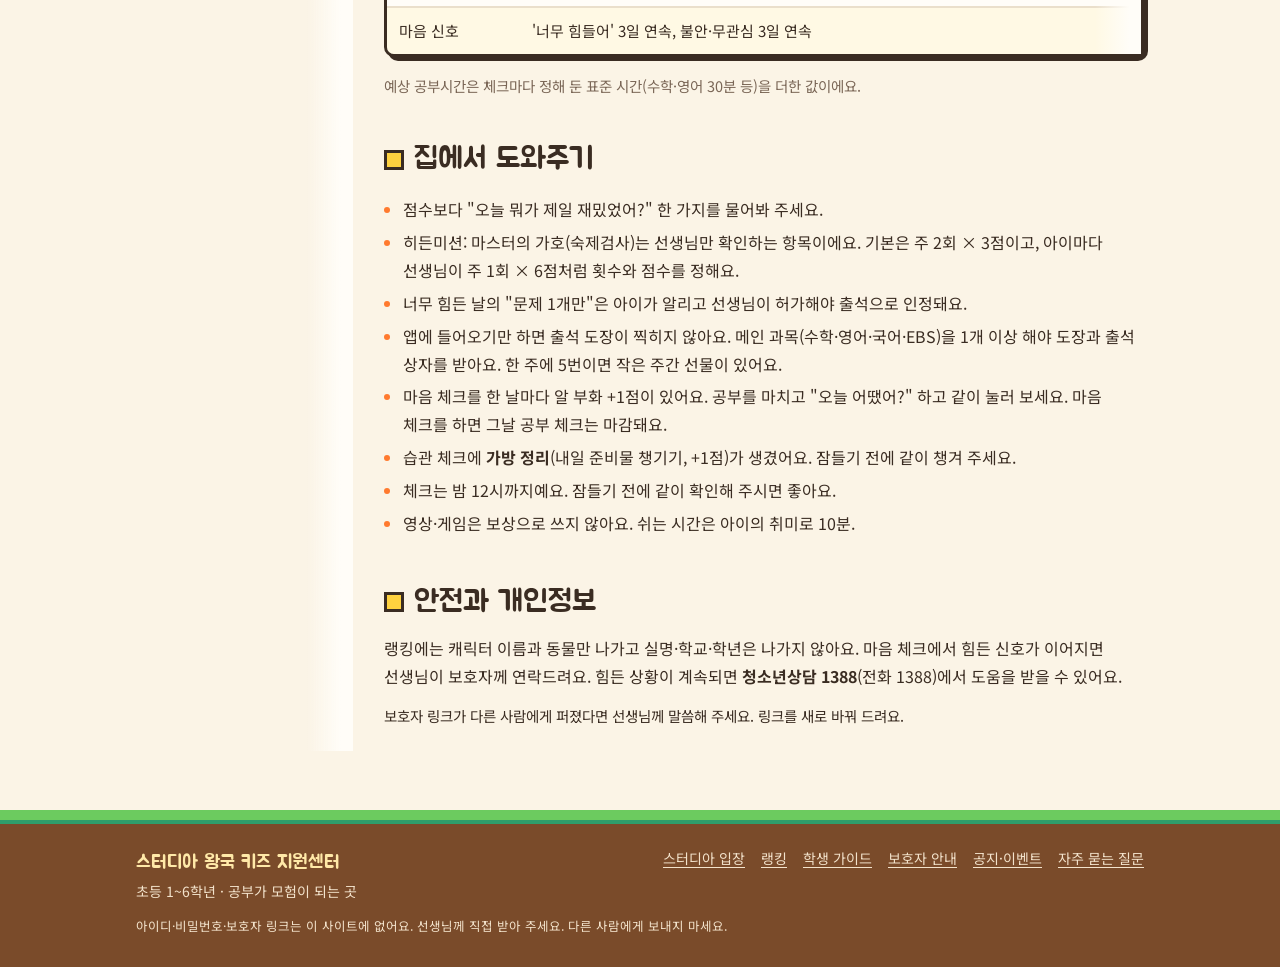
<file: support/parent.html>
<!doctype html>
<html lang="ko">
<head>
<meta charset="utf-8">
<meta name="viewport" content="width=device-width,initial-scale=1">
<title>보호자 안내 · 스터디아 왕국 키즈 지원센터</title>
<meta name="description" content="스터디아 왕국 키즈 보호자 동의서, 보호자 리포트 읽는 법, 개인정보 안내.">
<meta name="theme-color" content="#BFE6FF">
<link rel="preconnect" href="https://fonts.googleapis.com">
<link rel="preconnect" href="https://fonts.gstatic.com" crossorigin>
<link href="https://fonts.googleapis.com/css2?family=Jua&family=Press+Start+2P&family=Noto+Sans+KR:wght@400;500;700&display=swap" rel="stylesheet">
<link rel="stylesheet" href="style.css?v=2026.11.28-1355">
<script src="../game-data.js?v=2026.11.28-1355"></script>
</head>
<body data-page="parent">

<div class="page-hero"><div class="wrap"><div class="txt">
  <div class="crumb"><a href="index.html">지원센터</a> › 보호자</div>
  <h1>보호자 안내</h1>
  <p>아이의 공부를 게임으로 응원하는 방법과, 우리가 모으는 정보를 알려 드려요.</p>
</div></div></div>

<div class="wrap guide">
  <nav class="toc" aria-label="이 페이지 목차">
    <b>목차</b>
    <a href="#what">어떤 서비스인가요</a>
    <a href="#consent">보호자 동의</a>
    <a href="#report">리포트 읽는 법</a>
    <a href="#home">집에서 도와주기</a>
    <a href="#safe">안전과 개인정보</a>
  </nav>
  <div class="doc">

    <section id="what"><h2>어떤 서비스인가요</h2>
      <p>루틴런 초등의 과목 체크와 점수 규칙을 그대로 쓰고, 그 위에 보스전·왕국·시즌 같은 게임 요소를 얹은 초등 1~6학년용 공부 앱이에요. 아이가 매일 한 공부를 체크하면 캐릭터가 과목 괴물을 물리쳐요.</p>
      <p>체크 1점은 게임 속 데미지 10이 되어 그 과목 보스, 계절 레이드, 1년짜리 히든보스에 함께 들어가요. 한 달에 과목을 고르게 300점 하면 그달 과목 보스를 모두 물리치도록 맞춰 두었어요. 자세한 표는 <a href="rules.html#flow">규칙 도감</a>에 있어요.</p>
      <p>버프나 아이템은 게임 속 데미지에만 걸리고, 보호자 리포트의 점수는 실제로 한 체크 그대로예요.</p></section>
    <section id="consent"><h2>보호자 동의</h2>
      <p>초등생은 모두 만 14세 미만이라, 계정을 만들기 전에 보호자(법정대리인)의 동의를 받아요. 아래 내용을 확인하시고 선생님께 동의 의사를 알려 주세요. (법률 검토는 운영자가 따로 받는 것을 권합니다.)</p>
      <div class="tbl"><table><thead><tr><th>항목</th><th>내용</th></tr></thead><tbody>
        <tr><td>모으는 정보</td><td>학생 이름(선생님 화면에만), 학년, 캐릭터 이름·선택지, 공부 체크 기록, 마음 체크 답, 아이가 남긴 한마디</td></tr>
        <tr><td>모으지 않는 정보</td><td>사진, 학교 이름, 주소, 아이의 전화번호</td></tr>
        <tr><td>쓰는 곳</td><td>학습 코칭, 보호자 리포트, 반 안 랭킹(캐릭터 이름만)</td></tr>
        <tr><td>보관 기간</td><td>탈퇴하거나 학년도가 끝난 뒤 1년</td></tr>
        <tr><td>마음 체크 공개 범위</td><td>8칸 결과는 보호자에게 공개. 한마디 원문은 아이가 '보호자에게도 보여주기'를 켰을 때만 공개</td></tr>
        <tr><td>동의 철회</td><td>언제든 선생님께 말씀하시면 되고, 철회하면 기록을 지웁니다</td></tr>
      </tbody></table></div>
      <div class="note"><b>동의서 예시 문장</b> "위 내용을 확인했고, 우리 아이 ○○○의 스터디아 왕국 키즈 사용에 동의합니다. 보호자 ○○○, 날짜 ○○○○-○○-○○."</div></section>
    <section id="report"><h2>리포트 읽는 법</h2>
      <p>선생님께 받은 <b>입장 안내문</b>의 "보호자 리포트" 주소(보호자 링크)를 열면 로그인 없이 우리 아이 기록만 보여요. 아이 앱에는 보호자 화면이 따로 없고, 이 링크로만 볼 수 있어요. 다른 아이와의 순위는 보이지 않아요. 휴대폰 홈 화면에 추가해 두면 편해요.</p>
      <div class="tbl"><table><thead><tr><th>탭</th><th>내용</th></tr></thead><tbody>
        <tr><td>하루</td><td>오늘 한 체크, 예상 공부시간, 점수, 마음 칸, 집에서 해 줄 한마디</td></tr>
        <tr><td>과목별</td><td>이번 주 과목마다 몇 번 했는지, 과목 보스 상태</td></tr>
        <tr><td>주간 · 월간</td><td>요일별 점수, 빈날, 이번 주 체크 횟수, 이달 300점 대비, 성장 단계</td></tr>
        <tr><td>마음 신호</td><td>'너무 힘들어' 3일 연속, 불안·무관심 3일 연속</td></tr>
      </tbody></table></div>
      <p class="small muted">예상 공부시간은 체크마다 정해 둔 표준 시간(수학·영어 30분 등)을 더한 값이에요.</p></section>
    <section id="home"><h2>집에서 도와주기</h2>
      <ul><li>점수보다 "오늘 뭐가 제일 재밌었어?" 한 가지를 물어봐 주세요.</li>
        <li>히든미션: 마스터의 가호(숙제검사)는 선생님만 확인하는 항목이에요. 기본은 주 2회 × 3점이고, 아이마다 선생님이 주 1회 × 6점처럼 횟수와 점수를 정해요.</li>
        <li>너무 힘든 날의 "문제 1개만"은 아이가 알리고 선생님이 허가해야 출석으로 인정돼요.</li>
        <li>앱에 들어오기만 하면 출석 도장이 찍히지 않아요. 메인 과목(수학·영어·국어·EBS)을 1개 이상 해야 도장과 출석 상자를 받아요. 한 주에 5번이면 작은 주간 선물이 있어요.</li>
        <li>마음 체크를 한 날마다 알 부화 +1점이 있어요. 공부를 마치고 "오늘 어땠어?" 하고 같이 눌러 보세요. 마음 체크를 하면 그날 공부 체크는 마감돼요.</li>
        <li>습관 체크에 <b>가방 정리</b>(내일 준비물 챙기기, +1점)가 생겼어요. 잠들기 전에 같이 챙겨 주세요.</li>
        <li>체크는 밤 12시까지예요. 잠들기 전에 같이 확인해 주시면 좋아요.</li>
        <li>영상·게임은 보상으로 쓰지 않아요. 쉬는 시간은 아이의 취미로 10분.</li></ul></section>
    <section id="safe"><h2>안전과 개인정보</h2>
      <p>랭킹에는 캐릭터 이름과 동물만 나가고 실명·학교·학년은 나가지 않아요. 마음 체크에서 힘든 신호가 이어지면 선생님이 보호자께 연락드려요. 힘든 상황이 계속되면 <b>청소년상담 1388</b>(전화 1388)에서 도움을 받을 수 있어요.</p>
      <p class="small">보호자 링크가 다른 사람에게 퍼졌다면 선생님께 말씀해 주세요. 링크를 새로 바꿔 드려요.</p></section>
  </div>
</div>

<script src="site.js?v=2026.11.28-1355"></script>

</body>
</html>
</file>
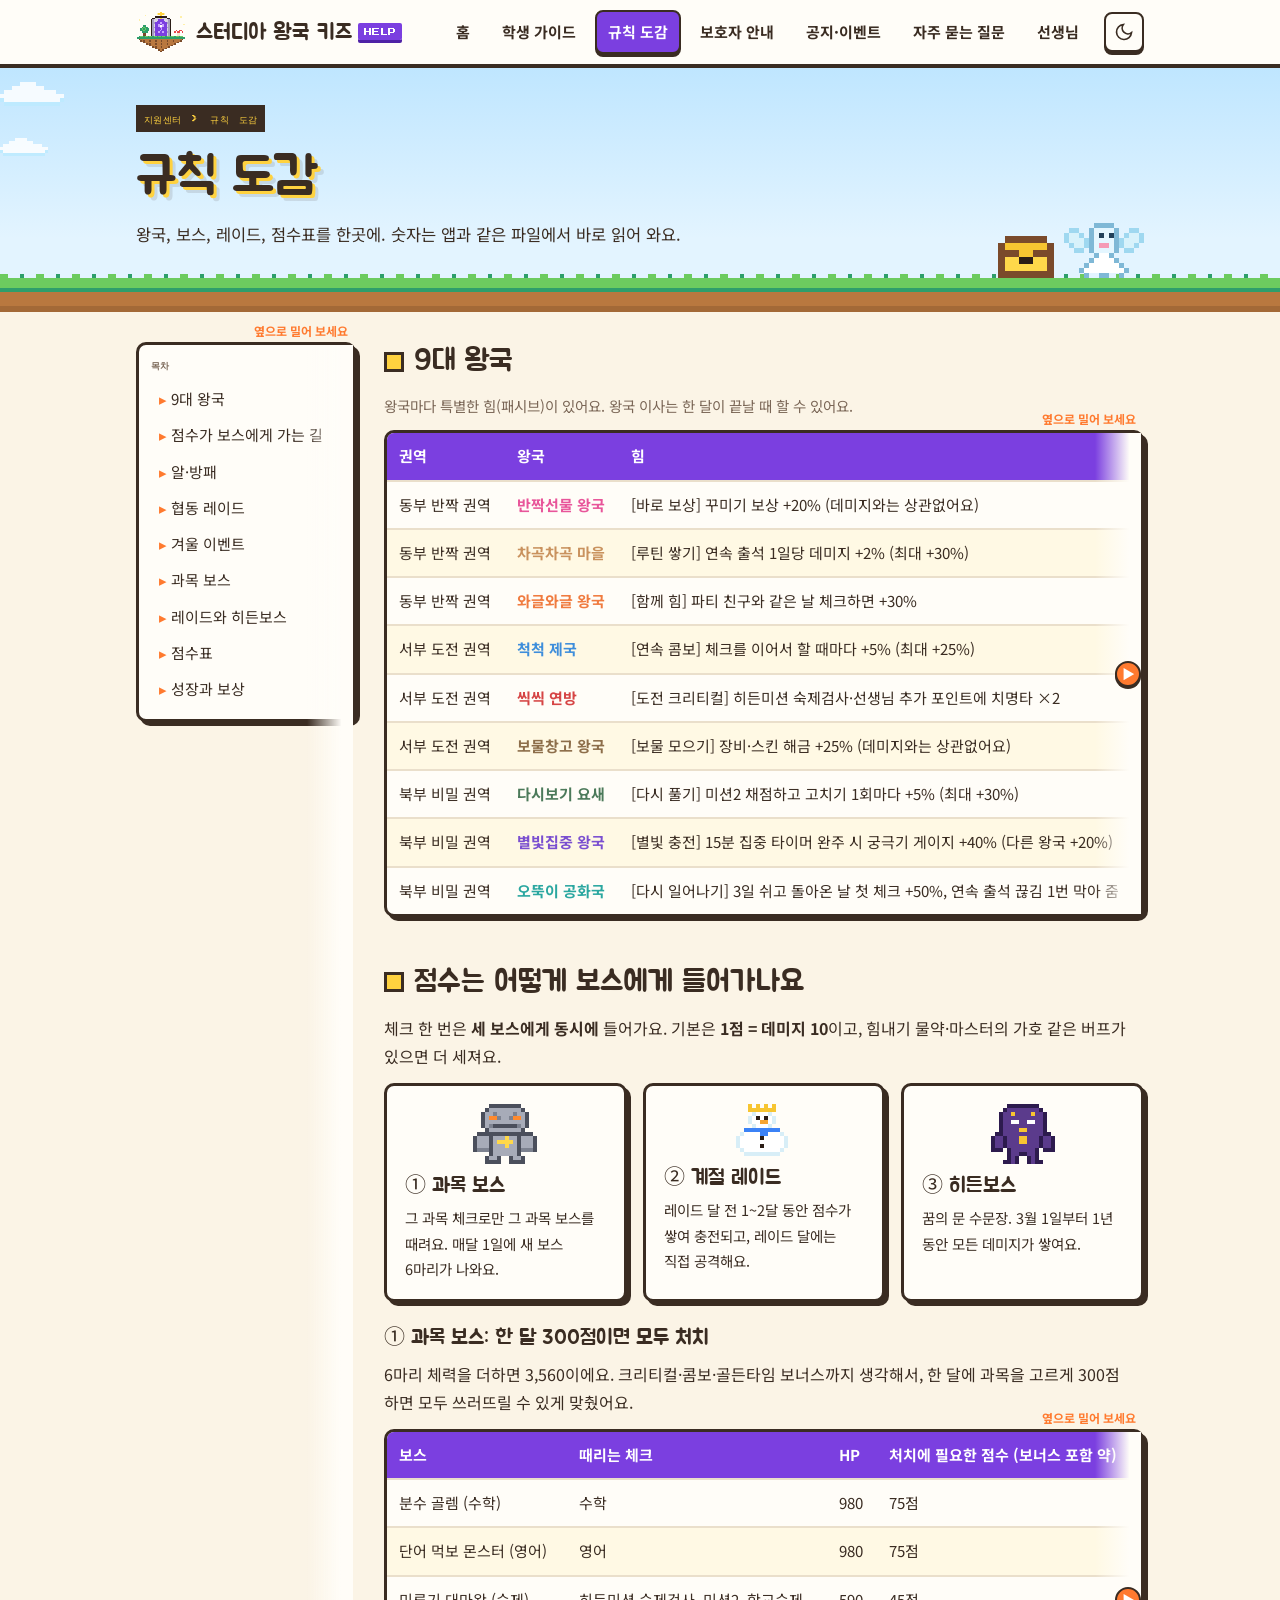
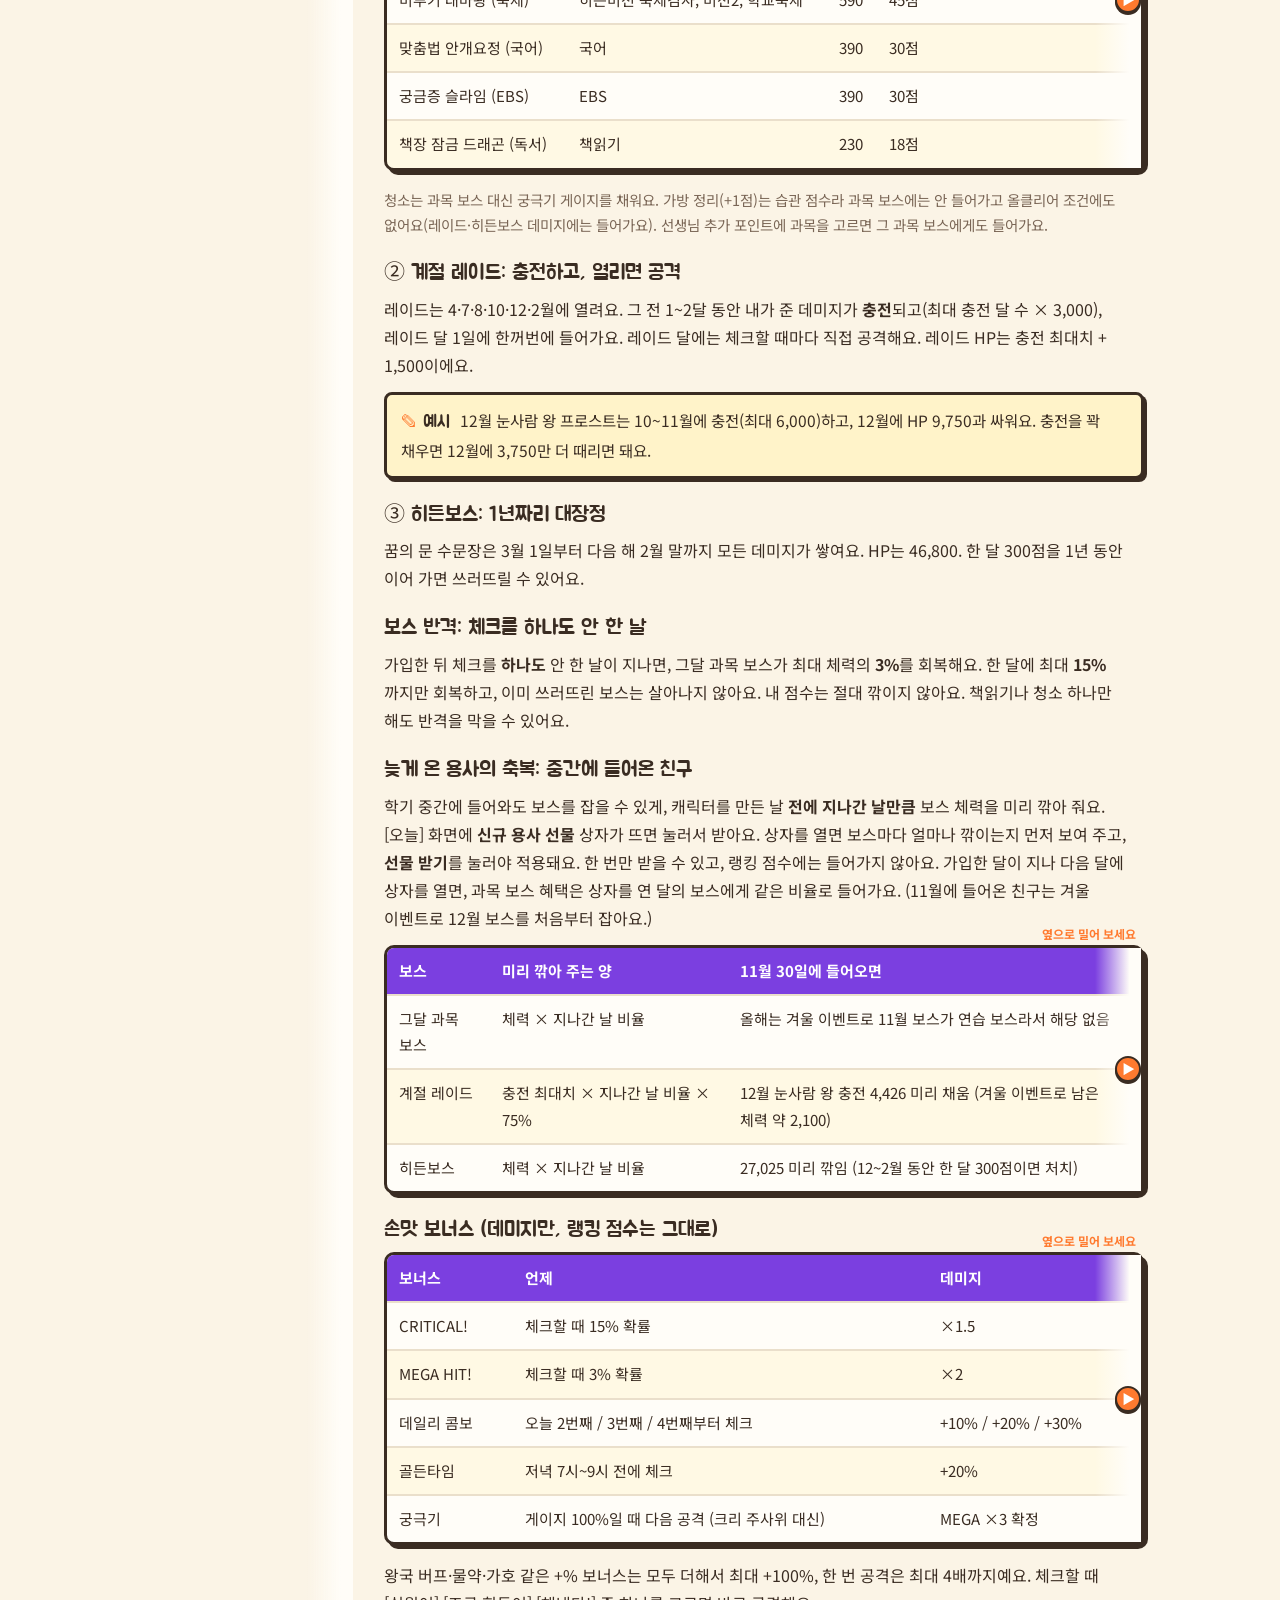
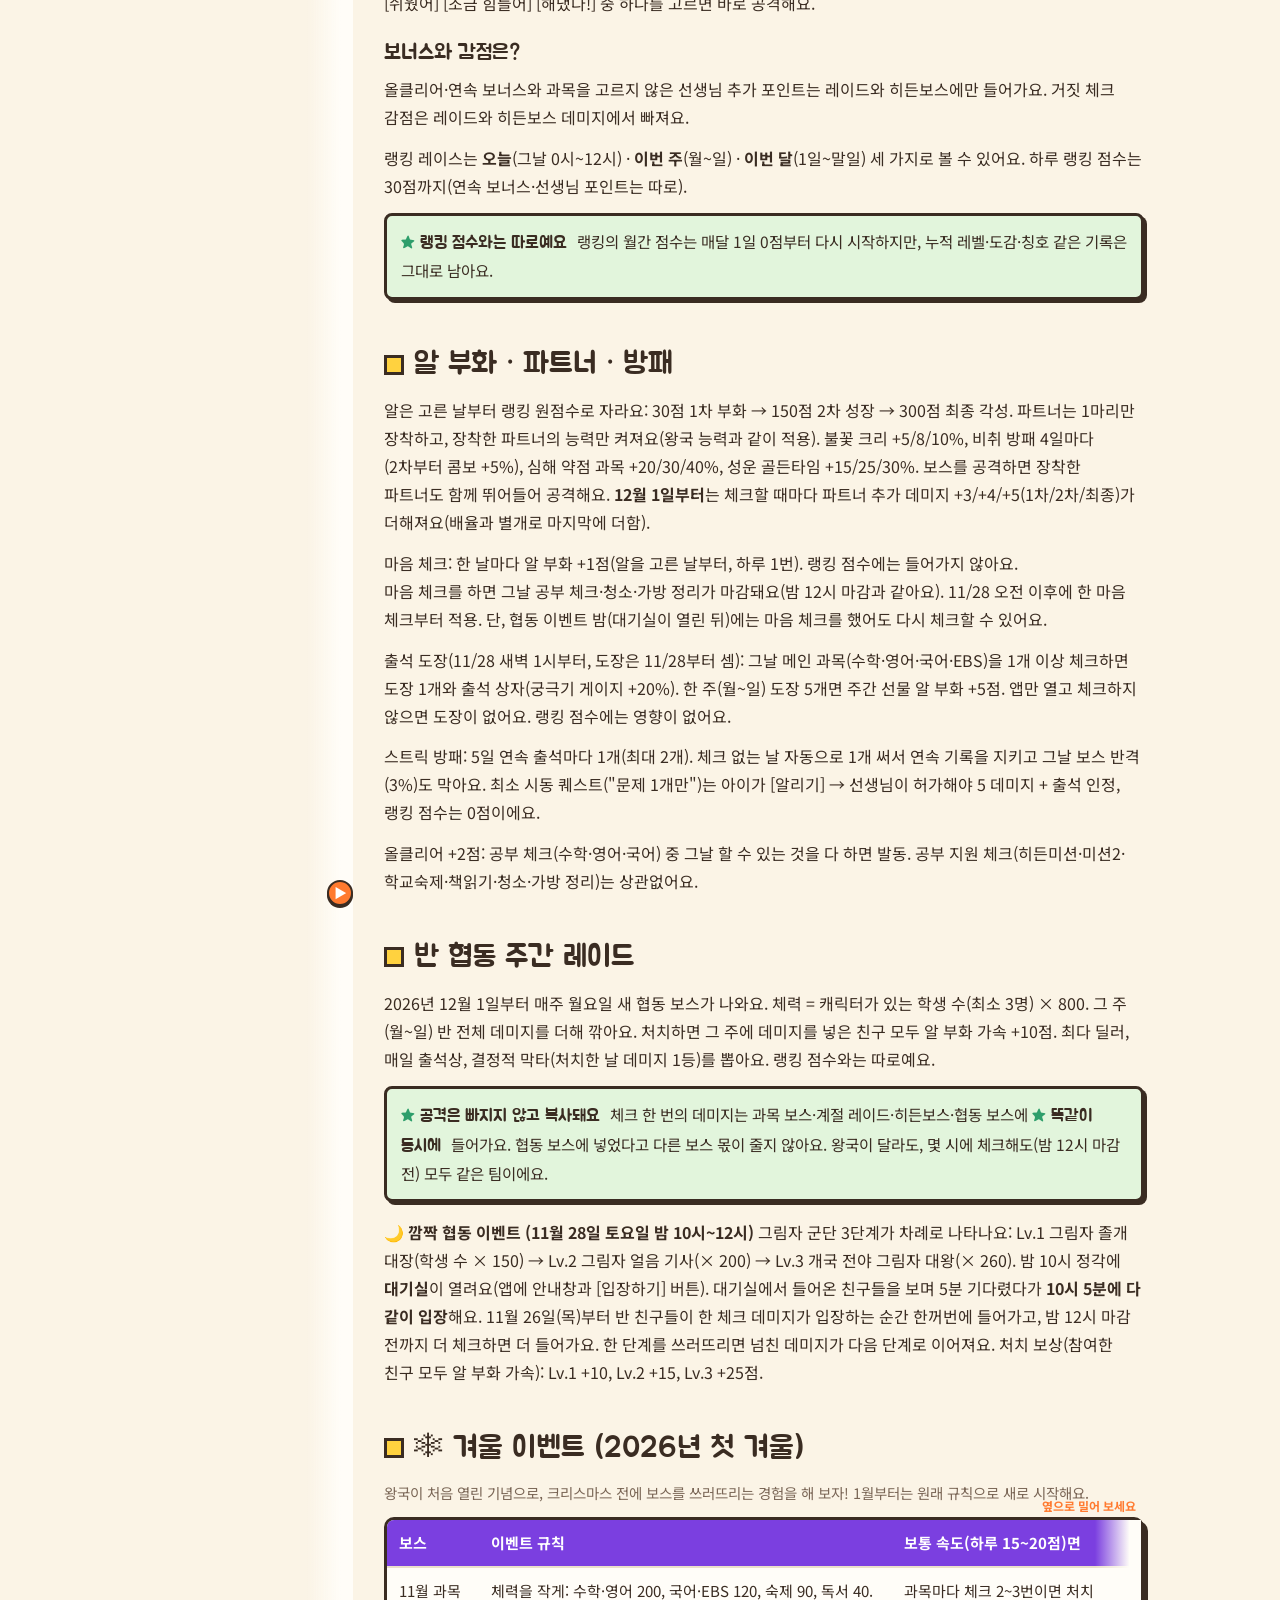
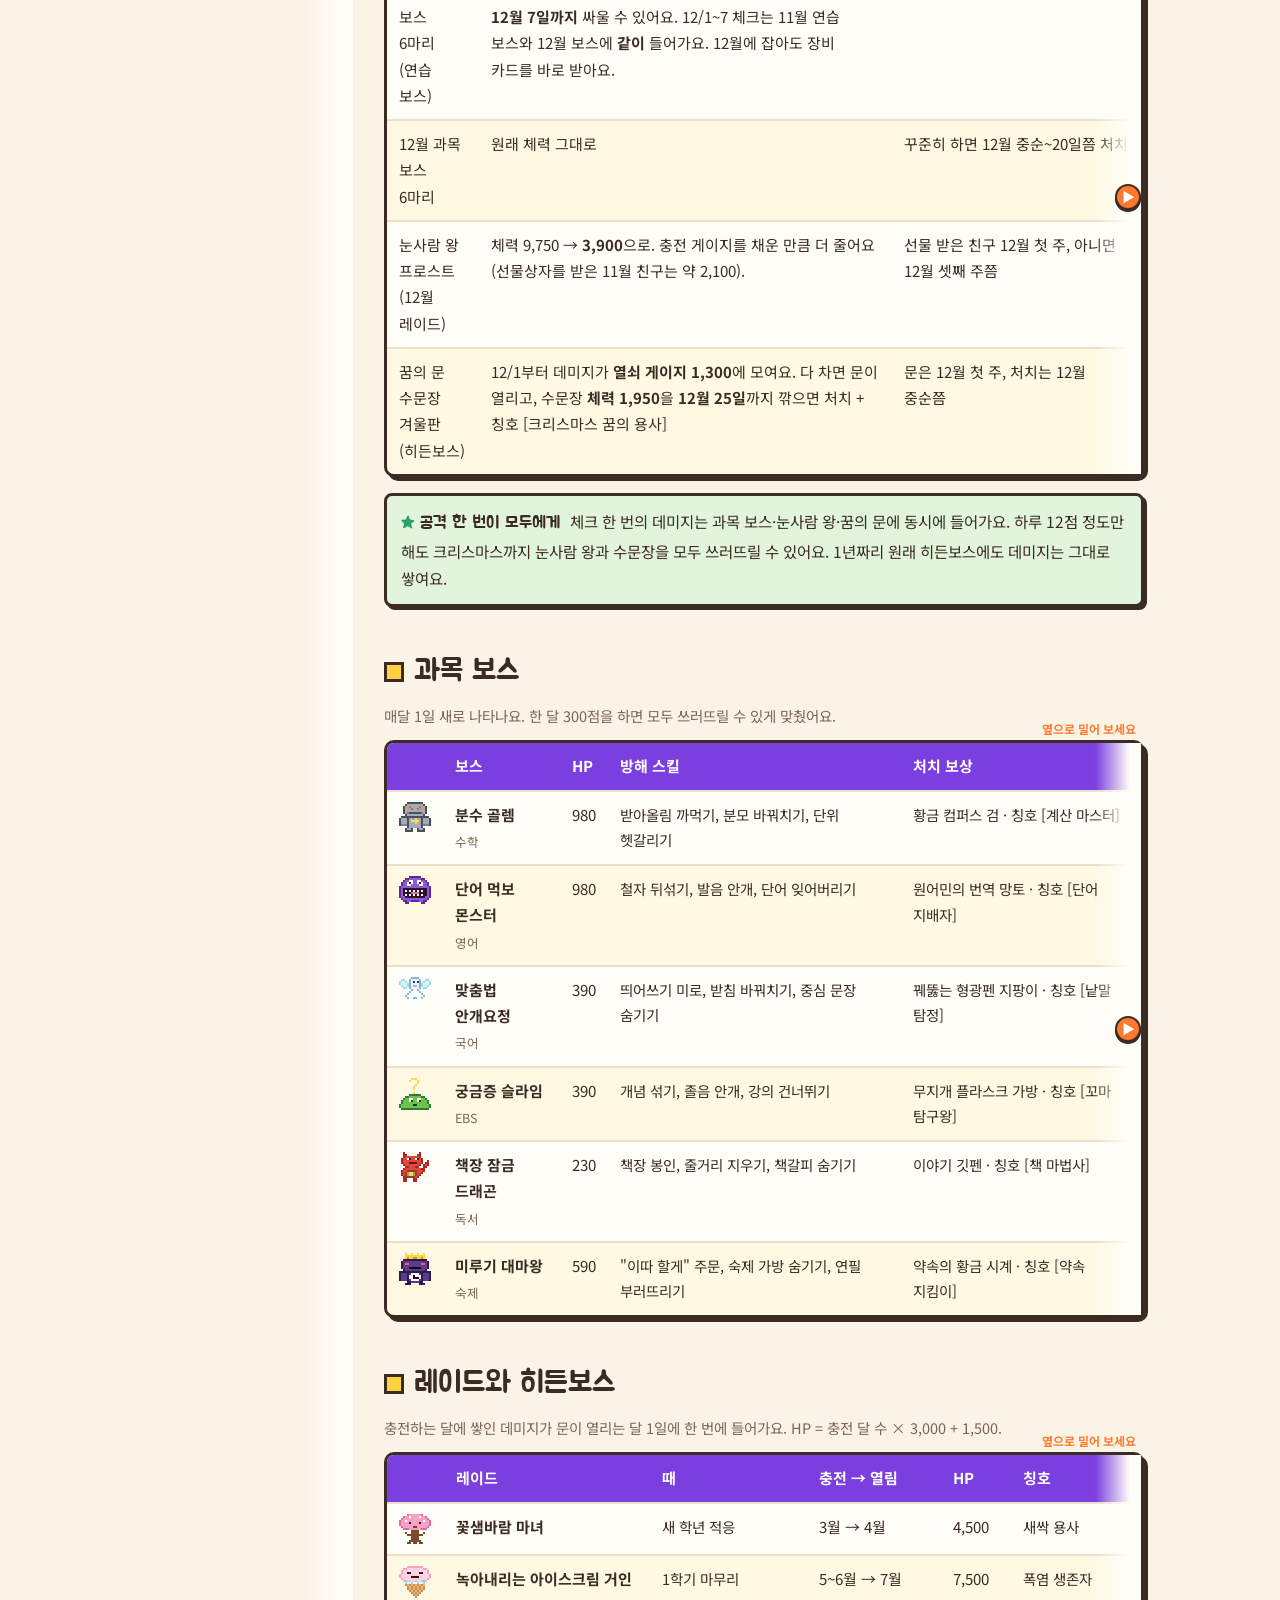
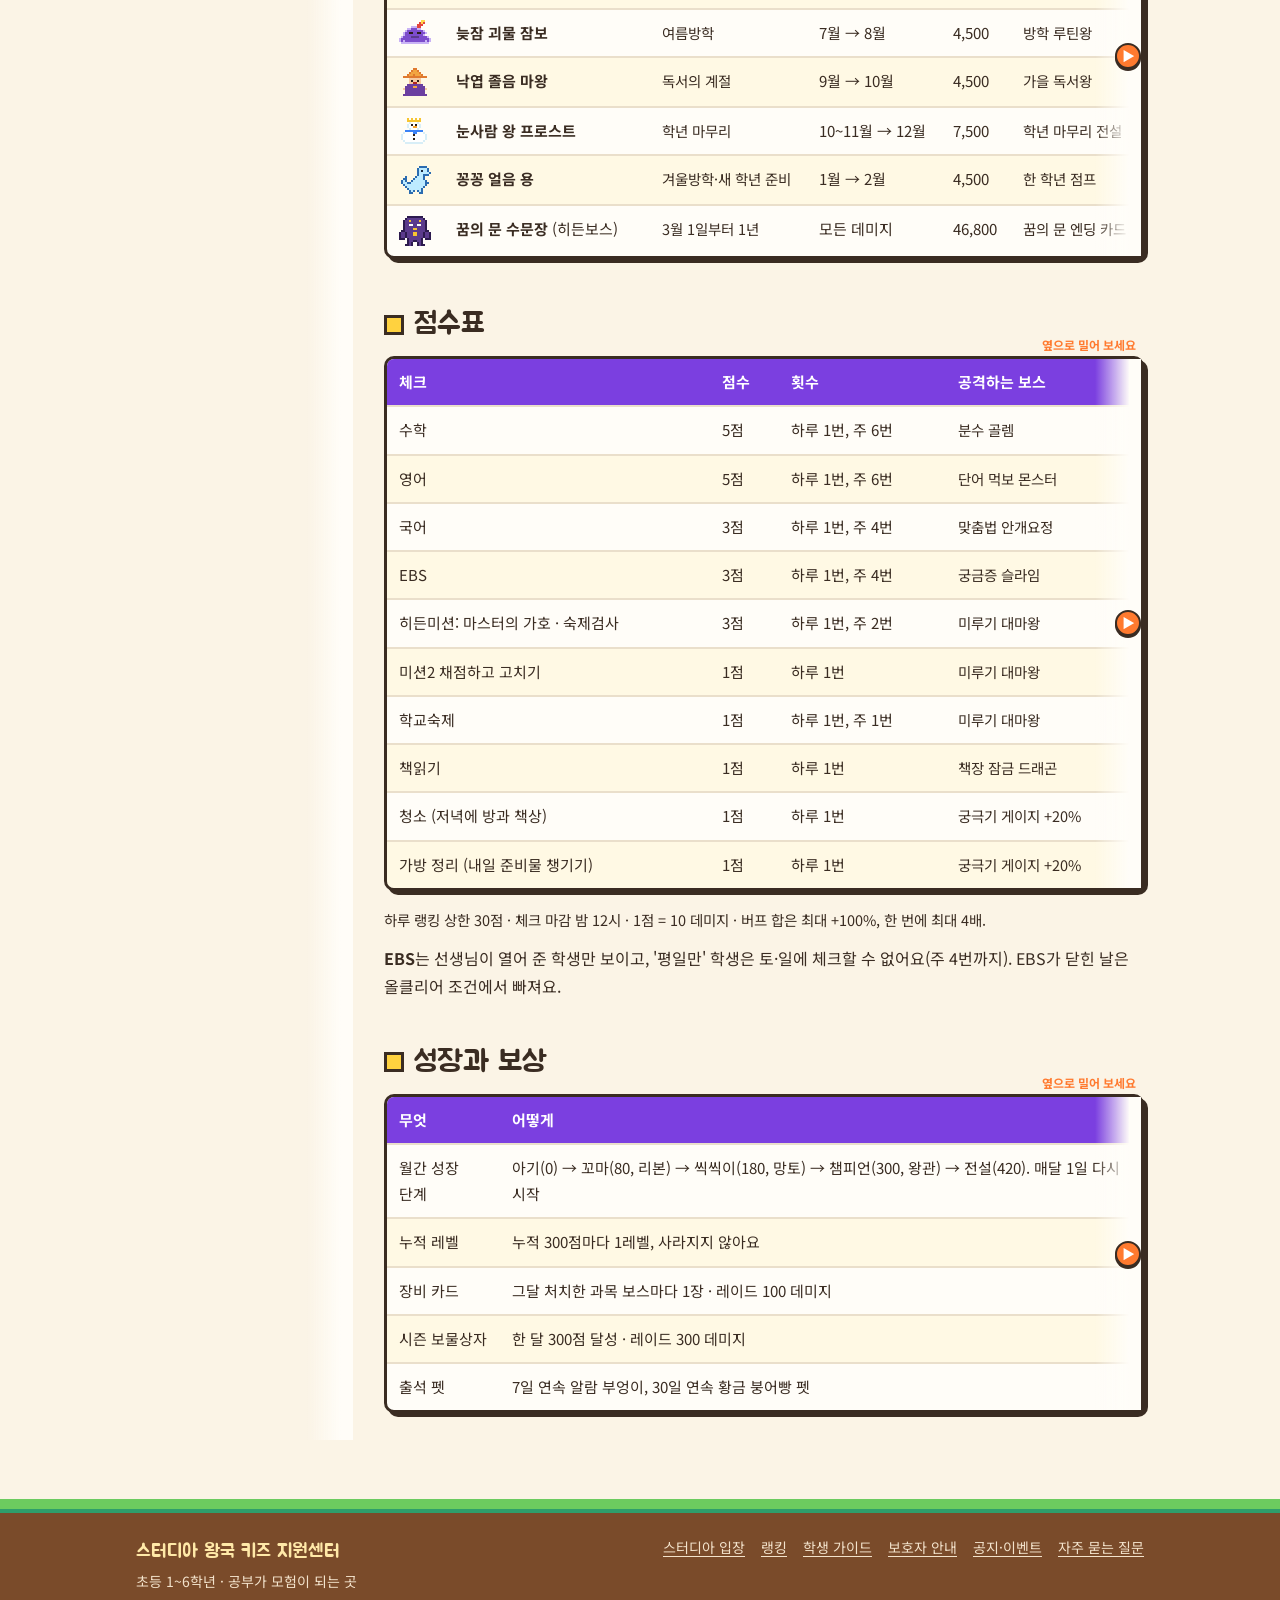
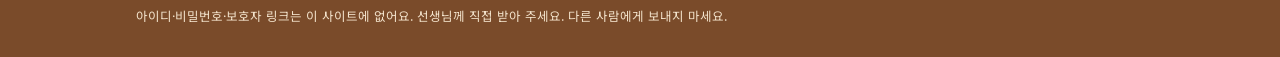
<file: support/rules.html>
<!doctype html>
<html lang="ko">
<head>
<meta charset="utf-8">
<meta name="viewport" content="width=device-width,initial-scale=1">
<title>규칙 도감 · 스터디아 왕국 키즈 지원센터</title>
<meta name="description" content="스터디아 왕국 키즈 9대 왕국, 과목 보스, 레이드, 점수표.">
<meta name="theme-color" content="#BFE6FF">
<link rel="preconnect" href="https://fonts.googleapis.com">
<link rel="preconnect" href="https://fonts.gstatic.com" crossorigin>
<link href="https://fonts.googleapis.com/css2?family=Jua&family=Press+Start+2P&family=Noto+Sans+KR:wght@400;500;700&display=swap" rel="stylesheet">
<link rel="stylesheet" href="style.css?v=2026.11.28-1355">
<script src="../game-data.js?v=2026.11.28-1355"></script>
</head>
<body data-page="rules">

<div class="page-hero"><div class="wrap"><div class="txt">
  <div class="crumb"><a href="index.html">지원센터</a> › 규칙 도감</div>
  <h1>규칙 도감</h1>
  <p>왕국, 보스, 레이드, 점수표를 한곳에. 숫자는 앱과 같은 파일에서 바로 읽어 와요.</p>
</div></div></div>

<div class="wrap guide">
  <nav class="toc" aria-label="이 페이지 목차">
    <b>목차</b>
    <a href="#kingdoms">9대 왕국</a>
    <a href="#flow">점수가 보스에게 가는 길</a>
    <a href="#partner">알·방패</a>
    <a href="#coop">협동 레이드</a>
    <a href="#winter">겨울 이벤트</a>
    <a href="#bosses">과목 보스</a>
    <a href="#raids">레이드와 히든보스</a>
    <a href="#checks">점수표</a>
    <a href="#grow">성장과 보상</a>
  </nav>
  <div class="doc">

    <section id="kingdoms"><h2>9대 왕국</h2><p class="small muted">왕국마다 특별한 힘(패시브)이 있어요. 왕국 이사는 한 달이 끝날 때 할 수 있어요.</p><div id="kd"></div></section>
    <section id="flow"><h2>점수는 어떻게 보스에게 들어가나요</h2>
      <p>체크 한 번은 <b>세 보스에게 동시에</b> 들어가요. 기본은 <b>1점 = 데미지 10</b>이고, 힘내기 물약·마스터의 가호 같은 버프가 있으면 더 세져요.</p>
      <div class="grid g3" style="margin:4px 0 18px">
        <div class="card"><div style="display:flex;justify-content:center;margin-bottom:8px"><span data-spr="m" data-sc="4"></span></div><h3>① 과목 보스</h3><p class="small">그 과목 체크로만 그 과목 보스를 때려요. 매달 1일에 새 보스 6마리가 나와요.</p></div>
        <div class="card"><div style="display:flex;justify-content:center;margin-bottom:8px"><span data-spr="winter" data-sc="4"></span></div><h3>② 계절 레이드</h3><p class="small">레이드 달 전 1~2달 동안 점수가 쌓여 충전되고, 레이드 달에는 직접 공격해요.</p></div>
        <div class="card"><div style="display:flex;justify-content:center;margin-bottom:8px"><span data-spr="hidden" data-sc="4"></span></div><h3>③ 히든보스</h3><p class="small">꿈의 문 수문장. 3월 1일부터 1년 동안 모든 데미지가 쌓여요.</p></div>
      </div>
      <h3>① 과목 보스: 한 달 300점이면 모두 처치</h3>
      <p>6마리 체력을 더하면 3,560이에요. 크리티컬·콤보·골든타임 보너스까지 생각해서, 한 달에 과목을 고르게 300점 하면 모두 쓰러뜨릴 수 있게 맞췄어요.</p>
      <div class="tbl"><table><thead><tr><th>보스</th><th>때리는 체크</th><th>HP</th><th>처치에 필요한 점수 (보너스 포함 약)</th></tr></thead><tbody>
        <tr><td>분수 골렘 (수학)</td><td>수학</td><td>980</td><td>75점</td></tr>
        <tr><td>단어 먹보 몬스터 (영어)</td><td>영어</td><td>980</td><td>75점</td></tr>
        <tr><td>미루기 대마왕 (숙제)</td><td>히든미션 숙제검사, 미션2, 학교숙제</td><td>590</td><td>45점</td></tr>
        <tr><td>맞춤법 안개요정 (국어)</td><td>국어</td><td>390</td><td>30점</td></tr>
        <tr><td>궁금증 슬라임 (EBS)</td><td>EBS</td><td>390</td><td>30점</td></tr>
        <tr><td>책장 잠금 드래곤 (독서)</td><td>책읽기</td><td>230</td><td>18점</td></tr>
      </tbody></table></div>
      <p class="small muted">청소는 과목 보스 대신 궁극기 게이지를 채워요. 가방 정리(+1점)는 습관 점수라 과목 보스에는 안 들어가고 올클리어 조건에도 없어요(레이드·히든보스 데미지에는 들어가요). 선생님 추가 포인트에 과목을 고르면 그 과목 보스에게도 들어가요.</p>
      <h3>② 계절 레이드: 충전하고, 열리면 공격</h3>
      <p>레이드는 4·7·8·10·12·2월에 열려요. 그 전 1~2달 동안 내가 준 데미지가 <b>충전</b>되고(최대 충전 달 수 × 3,000), 레이드 달 1일에 한꺼번에 들어가요. 레이드 달에는 체크할 때마다 직접 공격해요. 레이드 HP는 충전 최대치 + 1,500이에요.</p>
      <div class="note"><b>예시</b> 12월 눈사람 왕 프로스트는 10~11월에 충전(최대 6,000)하고, 12월에 HP 9,750과 싸워요. 충전을 꽉 채우면 12월에 3,750만 더 때리면 돼요.</div>
      <h3>③ 히든보스: 1년짜리 대장정</h3>
      <p>꿈의 문 수문장은 3월 1일부터 다음 해 2월 말까지 모든 데미지가 쌓여요. HP는 46,800. 한 달 300점을 1년 동안 이어 가면 쓰러뜨릴 수 있어요.</p>
      <h3>보스 반격: 체크를 하나도 안 한 날</h3>
      <p>가입한 뒤 체크를 <b>하나도</b> 안 한 날이 지나면, 그달 과목 보스가 최대 체력의 <b>3%</b>를 회복해요. 한 달에 최대 <b>15%</b>까지만 회복하고, 이미 쓰러뜨린 보스는 살아나지 않아요. 내 점수는 절대 깎이지 않아요. 책읽기나 청소 하나만 해도 반격을 막을 수 있어요.</p>
      <h3>늦게 온 용사의 축복: 중간에 들어온 친구</h3>
      <p>학기 중간에 들어와도 보스를 잡을 수 있게, 캐릭터를 만든 날 <b>전에 지나간 날만큼</b> 보스 체력을 미리 깎아 줘요. [오늘] 화면에 <b>신규 용사 선물</b> 상자가 뜨면 눌러서 받아요. 상자를 열면 보스마다 얼마나 깎이는지 먼저 보여 주고, <b>선물 받기</b>를 눌러야 적용돼요. 한 번만 받을 수 있고, 랭킹 점수에는 들어가지 않아요. 가입한 달이 지나 다음 달에 상자를 열면, 과목 보스 혜택은 상자를 연 달의 보스에게 같은 비율로 들어가요. (11월에 들어온 친구는 겨울 이벤트로 12월 보스를 처음부터 잡아요.)</p>
      <div class="tbl"><table><thead><tr><th>보스</th><th>미리 깎아 주는 양</th><th>11월 30일에 들어오면</th></tr></thead><tbody>
        <tr><td>그달 과목 보스</td><td>체력 × 지나간 날 비율</td><td>올해는 겨울 이벤트로 11월 보스가 연습 보스라서 해당 없음</td></tr>
        <tr><td>계절 레이드</td><td>충전 최대치 × 지나간 날 비율 × 75%</td><td>12월 눈사람 왕 충전 4,426 미리 채움 (겨울 이벤트로 남은 체력 약 2,100)</td></tr>
        <tr><td>히든보스</td><td>체력 × 지나간 날 비율</td><td>27,025 미리 깎임 (12~2월 동안 한 달 300점이면 처치)</td></tr>
      </tbody></table></div>
      <h3>손맛 보너스 (데미지만, 랭킹 점수는 그대로)</h3>
      <div class="tbl"><table><thead><tr><th>보너스</th><th>언제</th><th>데미지</th></tr></thead><tbody>
        <tr><td>CRITICAL!</td><td>체크할 때 15% 확률</td><td>×1.5</td></tr>
        <tr><td>MEGA HIT!</td><td>체크할 때 3% 확률</td><td>×2</td></tr>
        <tr><td>데일리 콤보</td><td>오늘 2번째 / 3번째 / 4번째부터 체크</td><td>+10% / +20% / +30%</td></tr>
        <tr><td>골든타임</td><td>저녁 7시~9시 전에 체크</td><td>+20%</td></tr>
        <tr><td>궁극기</td><td>게이지 100%일 때 다음 공격 (크리 주사위 대신)</td><td>MEGA ×3 확정</td></tr>
      </tbody></table></div>
      <p>왕국 버프·물약·가호 같은 +% 보너스는 모두 더해서 최대 +100%, 한 번 공격은 최대 4배까지예요. 체크할 때 [쉬웠어] [조금 힘들어] [해냈다!] 중 하나를 고르면 바로 공격해요.</p>
      <h3>보너스와 감점은?</h3>
      <p>올클리어·연속 보너스와 과목을 고르지 않은 선생님 추가 포인트는 레이드와 히든보스에만 들어가요. 거짓 체크 감점은 레이드와 히든보스 데미지에서 빠져요.</p>
      <p>랭킹 레이스는 <b>오늘</b>(그날 0시~12시) · <b>이번 주</b>(월~일) · <b>이번 달</b>(1일~말일) 세 가지로 볼 수 있어요. 하루 랭킹 점수는 30점까지(연속 보너스·선생님 포인트는 따로).</p>
      <div class="tip"><b>랭킹 점수와는 따로예요</b> 랭킹의 월간 점수는 매달 1일 0점부터 다시 시작하지만, 누적 레벨·도감·칭호 같은 기록은 그대로 남아요.</div>
    </section>
    <section id="partner"><h2>알 부화 · 파트너 · 방패</h2>
      <p>알은 고른 날부터 랭킹 원점수로 자라요: 30점 1차 부화 → 150점 2차 성장 → 300점 최종 각성. 파트너는 1마리만 장착하고, 장착한 파트너의 능력만 켜져요(왕국 능력과 같이 적용). 불꽃 크리 +5/8/10%, 비취 방패 4일마다(2차부터 콤보 +5%), 심해 약점 과목 +20/30/40%, 성운 골든타임 +15/25/30%. 보스를 공격하면 장착한 파트너도 함께 뛰어들어 공격해요. <b>12월 1일부터</b>는 체크할 때마다 파트너 추가 데미지 +3/+4/+5(1차/2차/최종)가 더해져요(배율과 별개로 마지막에 더함).</p>
      <p>마음 체크: 한 날마다 알 부화 +1점(알을 고른 날부터, 하루 1번). 랭킹 점수에는 들어가지 않아요.<br>마음 체크를 하면 그날 공부 체크·청소·가방 정리가 마감돼요(밤 12시 마감과 같아요). 11/28 오전 이후에 한 마음 체크부터 적용. 단, 협동 이벤트 밤(대기실이 열린 뒤)에는 마음 체크를 했어도 다시 체크할 수 있어요.</p>
      <p>출석 도장(11/28 새벽 1시부터, 도장은 11/28부터 셈): 그날 메인 과목(수학·영어·국어·EBS)을 1개 이상 체크하면 도장 1개와 출석 상자(궁극기 게이지 +20%). 한 주(월~일) 도장 5개면 주간 선물 알 부화 +5점. 앱만 열고 체크하지 않으면 도장이 없어요. 랭킹 점수에는 영향이 없어요.</p>
      <p>스트릭 방패: 5일 연속 출석마다 1개(최대 2개). 체크 없는 날 자동으로 1개 써서 연속 기록을 지키고 그날 보스 반격(3%)도 막아요. 최소 시동 퀘스트("문제 1개만")는 아이가 [알리기] → 선생님이 허가해야 5 데미지 + 출석 인정, 랭킹 점수는 0점이에요.</p>
      <p>올클리어 +2점: 공부 체크(수학·영어·국어) 중 그날 할 수 있는 것을 다 하면 발동. 공부 지원 체크(히든미션·미션2·학교숙제·책읽기·청소·가방 정리)는 상관없어요.</p></section>
    <section id="coop"><h2>반 협동 주간 레이드</h2>
      <p>2026년 12월 1일부터 매주 월요일 새 협동 보스가 나와요. 체력 = 캐릭터가 있는 학생 수(최소 3명) × 800. 그 주(월~일) 반 전체 데미지를 더해 깎아요. 처치하면 그 주에 데미지를 넣은 친구 모두 알 부화 가속 +10점. 최다 딜러, 매일 출석상, 결정적 막타(처치한 날 데미지 1등)를 뽑아요. 랭킹 점수와는 따로예요.</p>
      <div class="tip"><b>공격은 빠지지 않고 복사돼요</b> 체크 한 번의 데미지는 과목 보스·계절 레이드·히든보스·협동 보스에 <b>똑같이 동시에</b> 들어가요. 협동 보스에 넣었다고 다른 보스 몫이 줄지 않아요. 왕국이 달라도, 몇 시에 체크해도(밤 12시 마감 전) 모두 같은 팀이에요.</div>
      <p><b>🌙 깜짝 협동 이벤트 (11월 28일 토요일 밤 10시~12시)</b> 그림자 군단 3단계가 차례로 나타나요: Lv.1 그림자 졸개 대장(학생 수 × 150) → Lv.2 그림자 얼음 기사(× 200) → Lv.3 개국 전야 그림자 대왕(× 260). 밤 10시 정각에 <b>대기실</b>이 열려요(앱에 안내창과 [입장하기] 버튼). 대기실에서 들어온 친구들을 보며 5분 기다렸다가 <b>10시 5분에 다 같이 입장</b>해요. 11월 26일(목)부터 반 친구들이 한 체크 데미지가 입장하는 순간 한꺼번에 들어가고, 밤 12시 마감 전까지 더 체크하면 더 들어가요. 한 단계를 쓰러뜨리면 넘친 데미지가 다음 단계로 이어져요. 처치 보상(참여한 친구 모두 알 부화 가속): Lv.1 +10, Lv.2 +15, Lv.3 +25점.</p></section>
    <section id="winter"><h2>❄ 겨울 이벤트 (2026년 첫 겨울)</h2>
      <p class="small muted">왕국이 처음 열린 기념으로, 크리스마스 전에 보스를 쓰러뜨리는 경험을 해 보자! 1월부터는 원래 규칙으로 새로 시작해요.</p>
      <div class="tbl"><table><thead><tr><th>보스</th><th>이벤트 규칙</th><th>보통 속도(하루 15~20점)면</th></tr></thead><tbody>
        <tr><td>11월 과목 보스 6마리<br>(연습 보스)</td><td>체력을 작게: 수학·영어 200, 국어·EBS 120, 숙제 90, 독서 40.<br><b>12월 7일까지</b> 싸울 수 있어요. 12/1~7 체크는 11월 연습 보스와 12월 보스에 <b>같이</b> 들어가요. 12월에 잡아도 장비 카드를 바로 받아요.</td><td>과목마다 체크 2~3번이면 처치</td></tr>
        <tr><td>12월 과목 보스 6마리</td><td>원래 체력 그대로</td><td>꾸준히 하면 12월 중순~20일쯤 처치</td></tr>
        <tr><td>눈사람 왕 프로스트<br>(12월 레이드)</td><td>체력 9,750 → <b>3,900</b>으로. 충전 게이지를 채운 만큼 더 줄어요 (선물상자를 받은 11월 친구는 약 2,100).</td><td>선물 받은 친구 12월 첫 주, 아니면 12월 셋째 주쯤</td></tr>
        <tr><td>꿈의 문 수문장 겨울판<br>(히든보스)</td><td>12/1부터 데미지가 <b>열쇠 게이지 1,300</b>에 모여요. 다 차면 문이 열리고, 수문장 <b>체력 1,950</b>을 <b>12월 25일</b>까지 깎으면 처치 + 칭호 [크리스마스 꿈의 용사]</td><td>문은 12월 첫 주, 처치는 12월 중순쯤</td></tr>
      </tbody></table></div>
      <div class="tip"><b>공격 한 번이 모두에게</b> 체크 한 번의 데미지는 과목 보스·눈사람 왕·꿈의 문에 동시에 들어가요. 하루 12점 정도만 해도 크리스마스까지 눈사람 왕과 수문장을 모두 쓰러뜨릴 수 있어요. 1년짜리 원래 히든보스에도 데미지는 그대로 쌓여요.</div>
    </section>
    <section id="bosses"><h2>과목 보스</h2><p class="small muted">매달 1일 새로 나타나요. 한 달 300점을 하면 모두 쓰러뜨릴 수 있게 맞췄어요.</p><div id="bs"></div></section>
    <section id="raids"><h2>레이드와 히든보스</h2><p class="small muted">충전하는 달에 쌓인 데미지가 문이 열리는 달 1일에 한 번에 들어가요. HP = 충전 달 수 × 3,000 + 1,500.</p><div id="rd"></div></section>
    <section id="checks"><h2>점수표</h2><div id="ck"></div><p class="small">하루 랭킹 상한 30점 · 체크 마감 밤 12시 · 1점 = 10 데미지 · 버프 합은 최대 +100%, 한 번에 최대 4배.</p> <b>EBS</b>는 선생님이 열어 준 학생만 보이고, '평일만' 학생은 토·일에 체크할 수 없어요(주 4번까지). EBS가 닫힌 날은 올클리어 조건에서 빠져요.</p></section>
    <section id="grow"><h2>성장과 보상</h2>
      <div class="tbl"><table><thead><tr><th>무엇</th><th>어떻게</th></tr></thead><tbody>
      <tr><td>월간 성장 단계</td><td>아기(0) → 꼬마(80, 리본) → 씩씩이(180, 망토) → 챔피언(300, 왕관) → 전설(420). 매달 1일 다시 시작</td></tr>
      <tr><td>누적 레벨</td><td>누적 300점마다 1레벨, 사라지지 않아요</td></tr>
      <tr><td>장비 카드</td><td>그달 처치한 과목 보스마다 1장 · 레이드 100 데미지</td></tr>
      <tr><td>시즌 보물상자</td><td>한 달 300점 달성 · 레이드 300 데미지</td></tr>
      <tr><td>출석 펫</td><td>7일 연속 알람 부엉이, 30일 연속 황금 붕어빵 펫</td></tr>
      </tbody></table></div></section>
  </div>
</div>

<script src="site.js?v=2026.11.28-1355"></script>
<script>
(function(){const e=t=>String(t).replace(/[&<>"]/g,c=>({'&':'&amp;','<':'&lt;','>':'&gt;','"':'&quot;'}[c]));
document.getElementById('kd').innerHTML='<div class="tbl"><table><thead><tr><th>권역</th><th>왕국</th><th>힘</th></tr></thead><tbody>'+Object.keys(SK.KINGDOMS).map(k=>{const K=SK.KINGDOMS[k];return '<tr><td>'+e(K.zn)+'</td><td><b style="color:'+K.c+'">'+e(K.n)+'</b></td><td>['+e(K.p)+'] '+e(K.d)+'</td></tr>'}).join('')+'</tbody></table></div>';
document.getElementById('bs').innerHTML='<div class="tbl"><table><thead><tr><th></th><th>보스</th><th>HP</th><th>방해 스킬</th><th>처치 보상</th></tr></thead><tbody>'+SK.SUBJ_KEYS.map(s=>{const B=SK.SUBJ[s];return '<tr><td><span data-spr="'+s+'" data-sc="2"></span></td><td><b>'+e(B.boss)+'</b><br><span class="tiny muted">'+e(B.n)+'</span></td><td style="white-space:nowrap">'+B.hp+'</td><td class="small">'+B.sk.map(e).join(', ')+'</td><td class="small">'+e(B.gear)+' · 칭호 ['+e(B.title)+']</td></tr>'}).join('')+'</tbody></table></div>';
document.getElementById('rd').innerHTML='<div class="tbl"><table><thead><tr><th></th><th>레이드</th><th>때</th><th>충전 → 열림</th><th>HP</th><th>칭호</th></tr></thead><tbody>'+SK.RAIDS.map(r=>{const sp=r.specs[0];const months=[];for(let i=sp.n;i>=1;i--)months.push(((sp.m-i-1+12)%12)+1);return '<tr><td><span data-spr="'+r.id+'" data-sc="2"></span></td><td><b>'+e(r.n)+'</b></td><td class="small">'+e(r.when)+'</td><td>'+months.join('~')+'월 → '+sp.m+'월</td><td style="white-space:nowrap">'+(sp.n*SK.BASE*10+1500).toLocaleString()+'</td><td class="small">'+e(r.title)+'</td></tr>'}).join('')+'<tr><td><span data-spr="hidden" data-sc="2"></span></td><td><b>'+e(SK.HIDDEN.n)+'</b> (히든보스)</td><td class="small">3월 1일부터 1년</td><td>모든 데미지</td><td>'+SK.HIDDEN.hp.toLocaleString()+'</td><td class="small">꿈의 문 엔딩 카드</td></tr></tbody></table></div>';
document.getElementById('ck').innerHTML='<div class="tbl"><table><thead><tr><th>체크</th><th>점수</th><th>횟수</th><th>공격하는 보스</th></tr></thead><tbody>'+SK.ORDER.map(a=>{const A=SK.ACT[a];return '<tr><td>'+e(A.n)+'</td><td>'+A.pt+'점</td><td>하루 1번'+(A.wk?', 주 '+A.wk+'번':'')+'</td><td class="small">'+(A.s?e(SK.SUBJ[A.s].boss):'궁극기 게이지 +20%')+'</td></tr>'}).join('')+'</tbody></table></div>';
SK.hydrate(document)})();
</script>
</body>
</html>
</file>
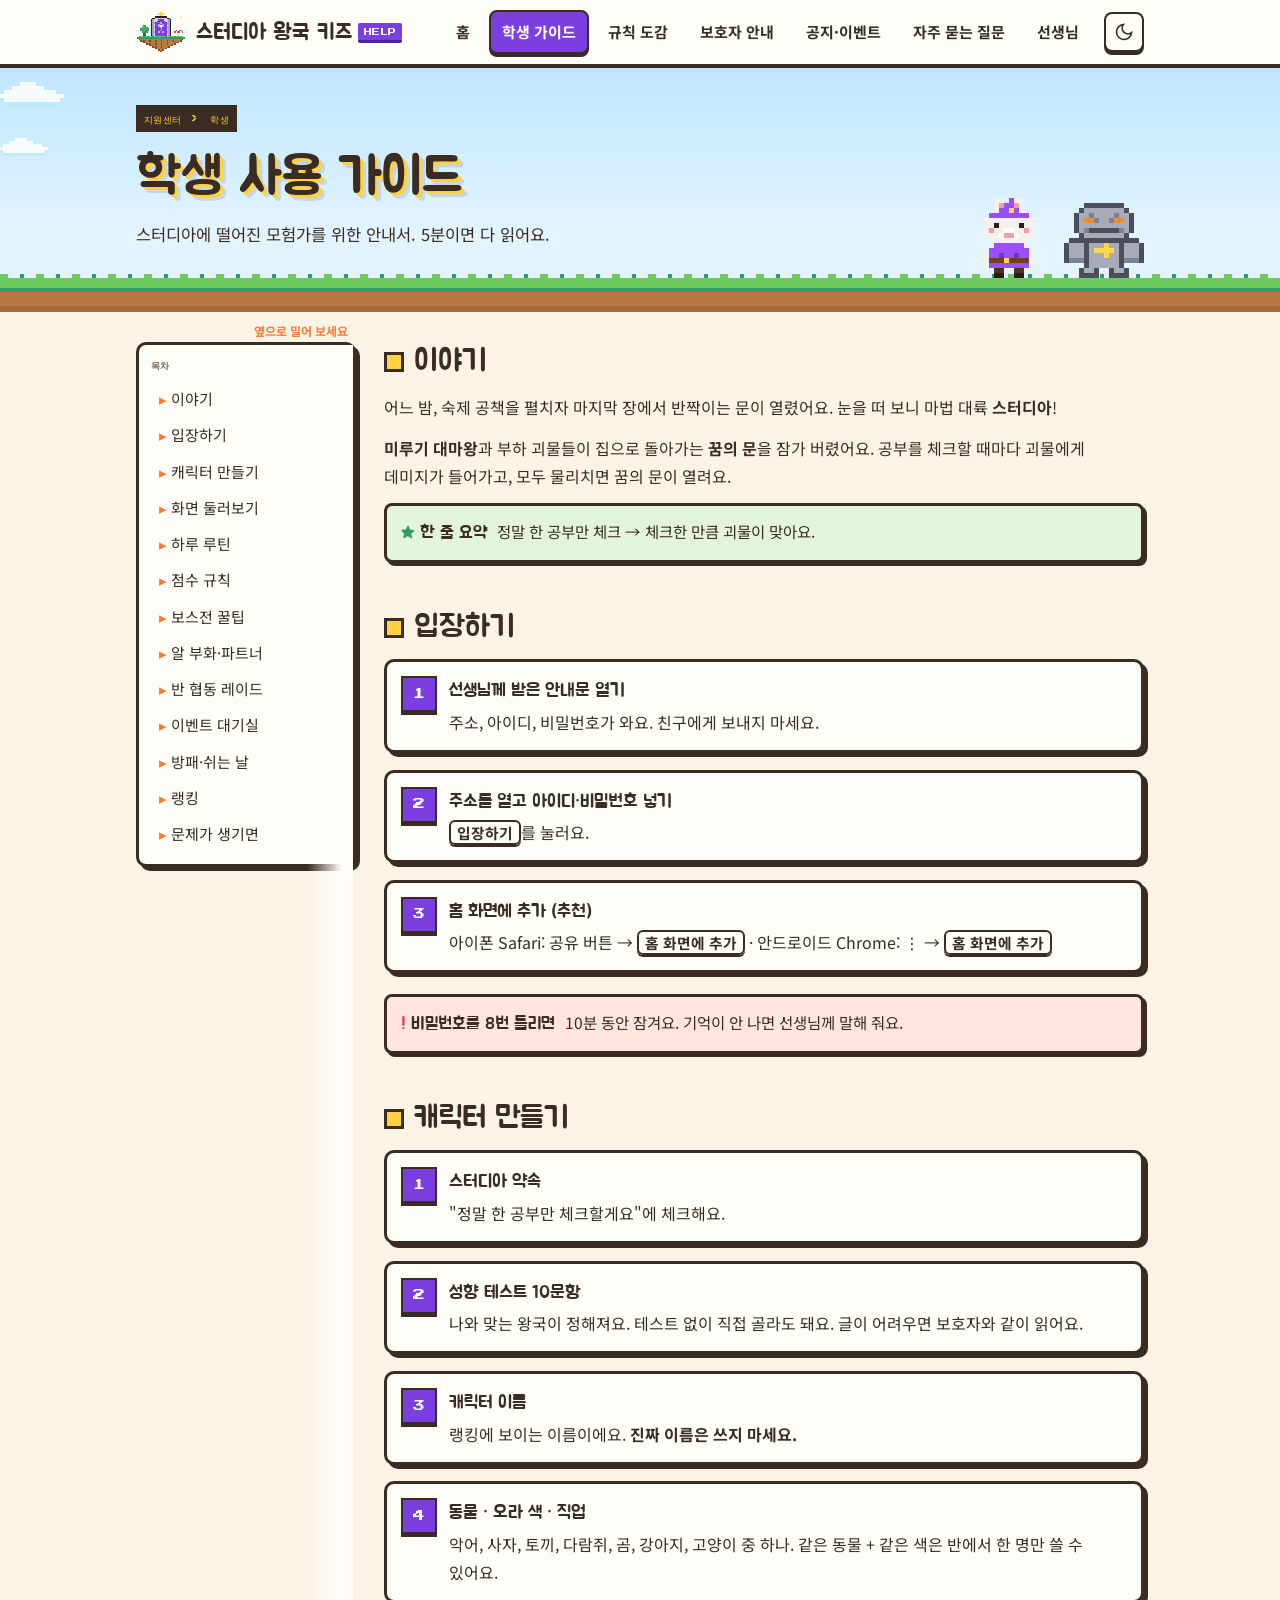
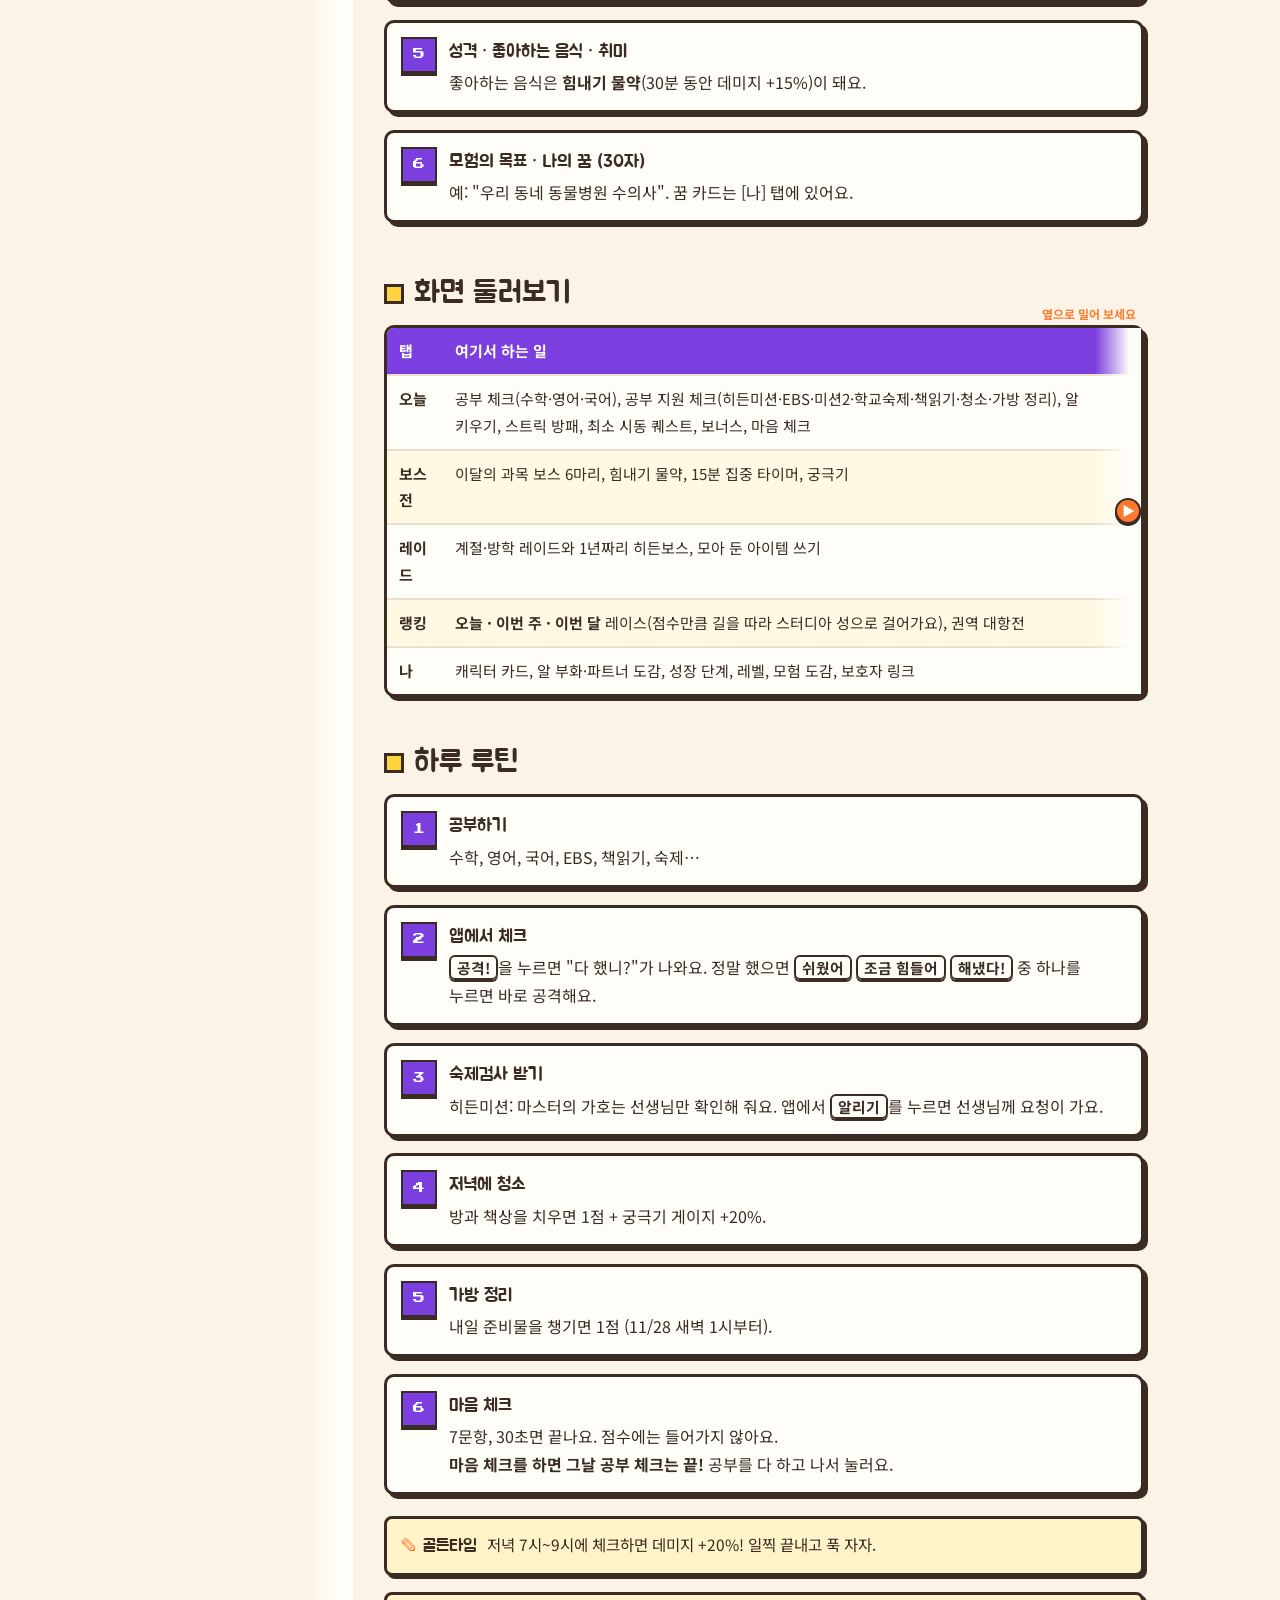
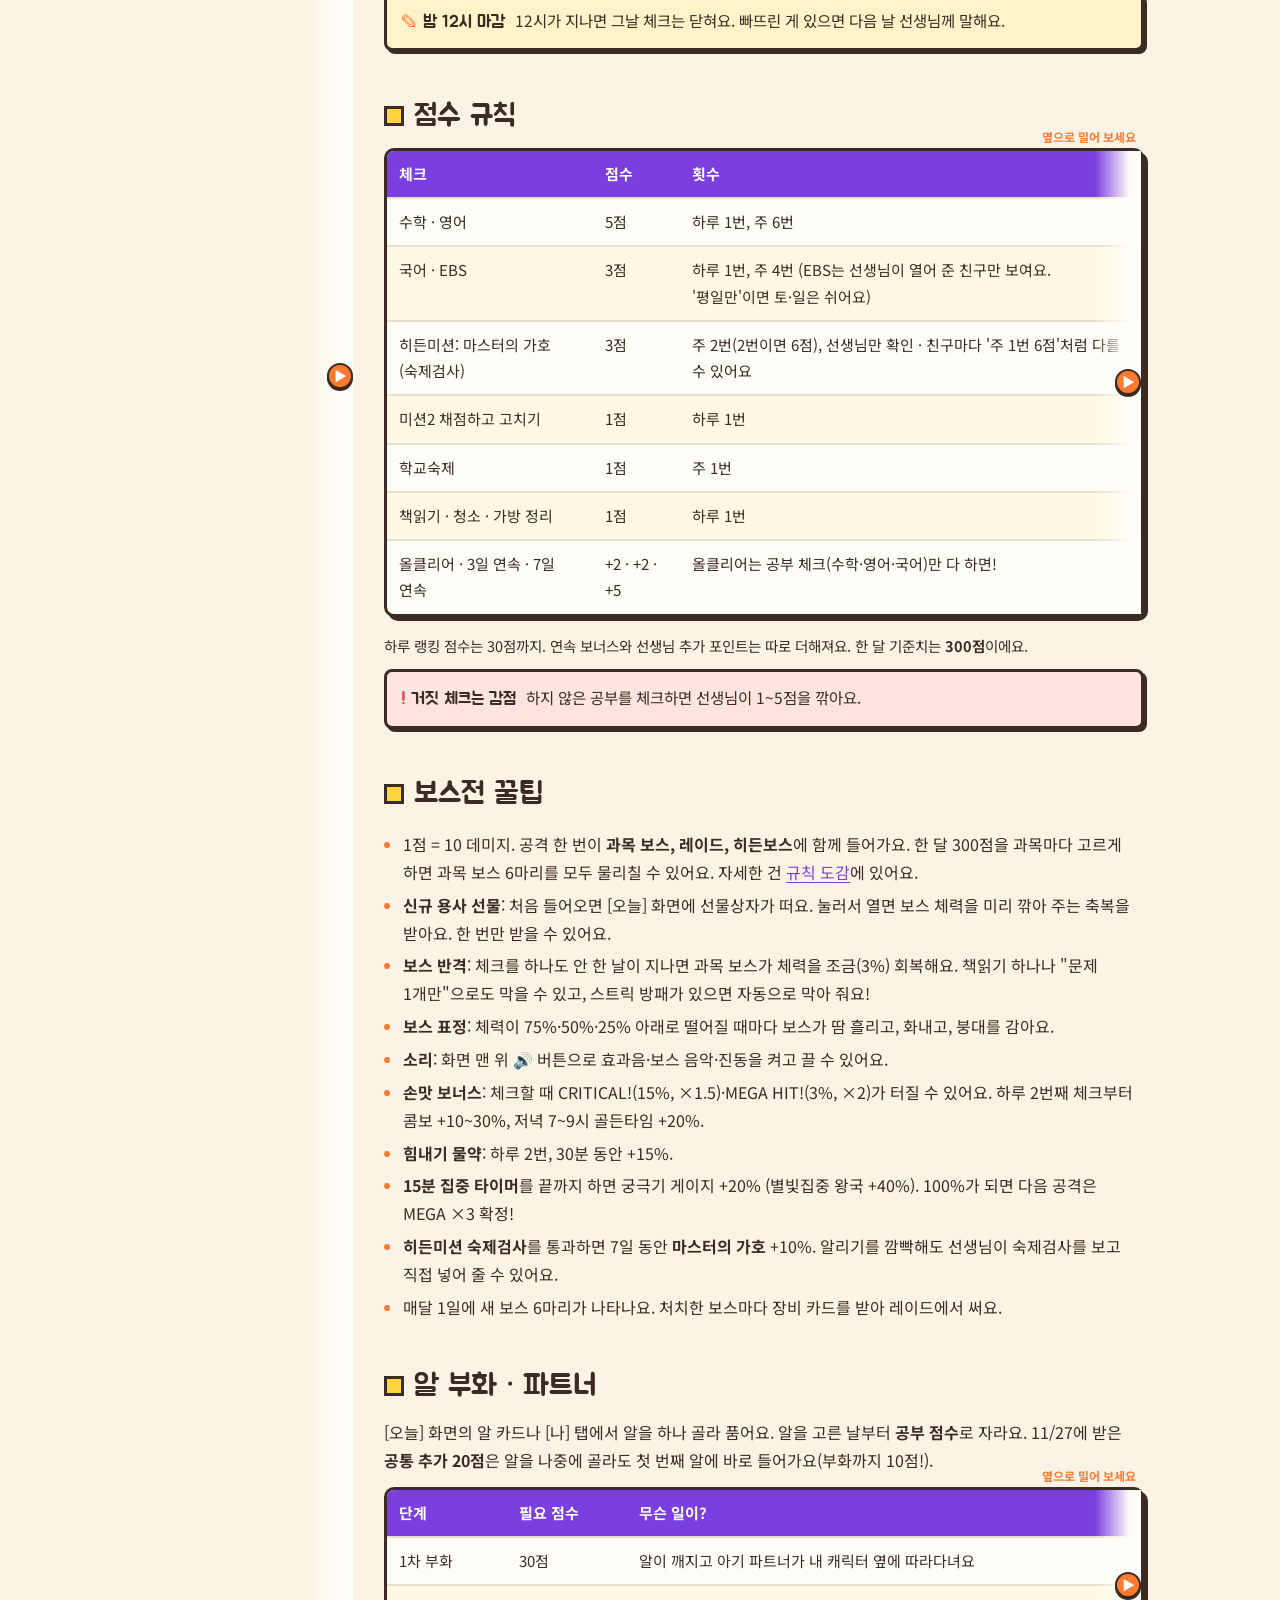
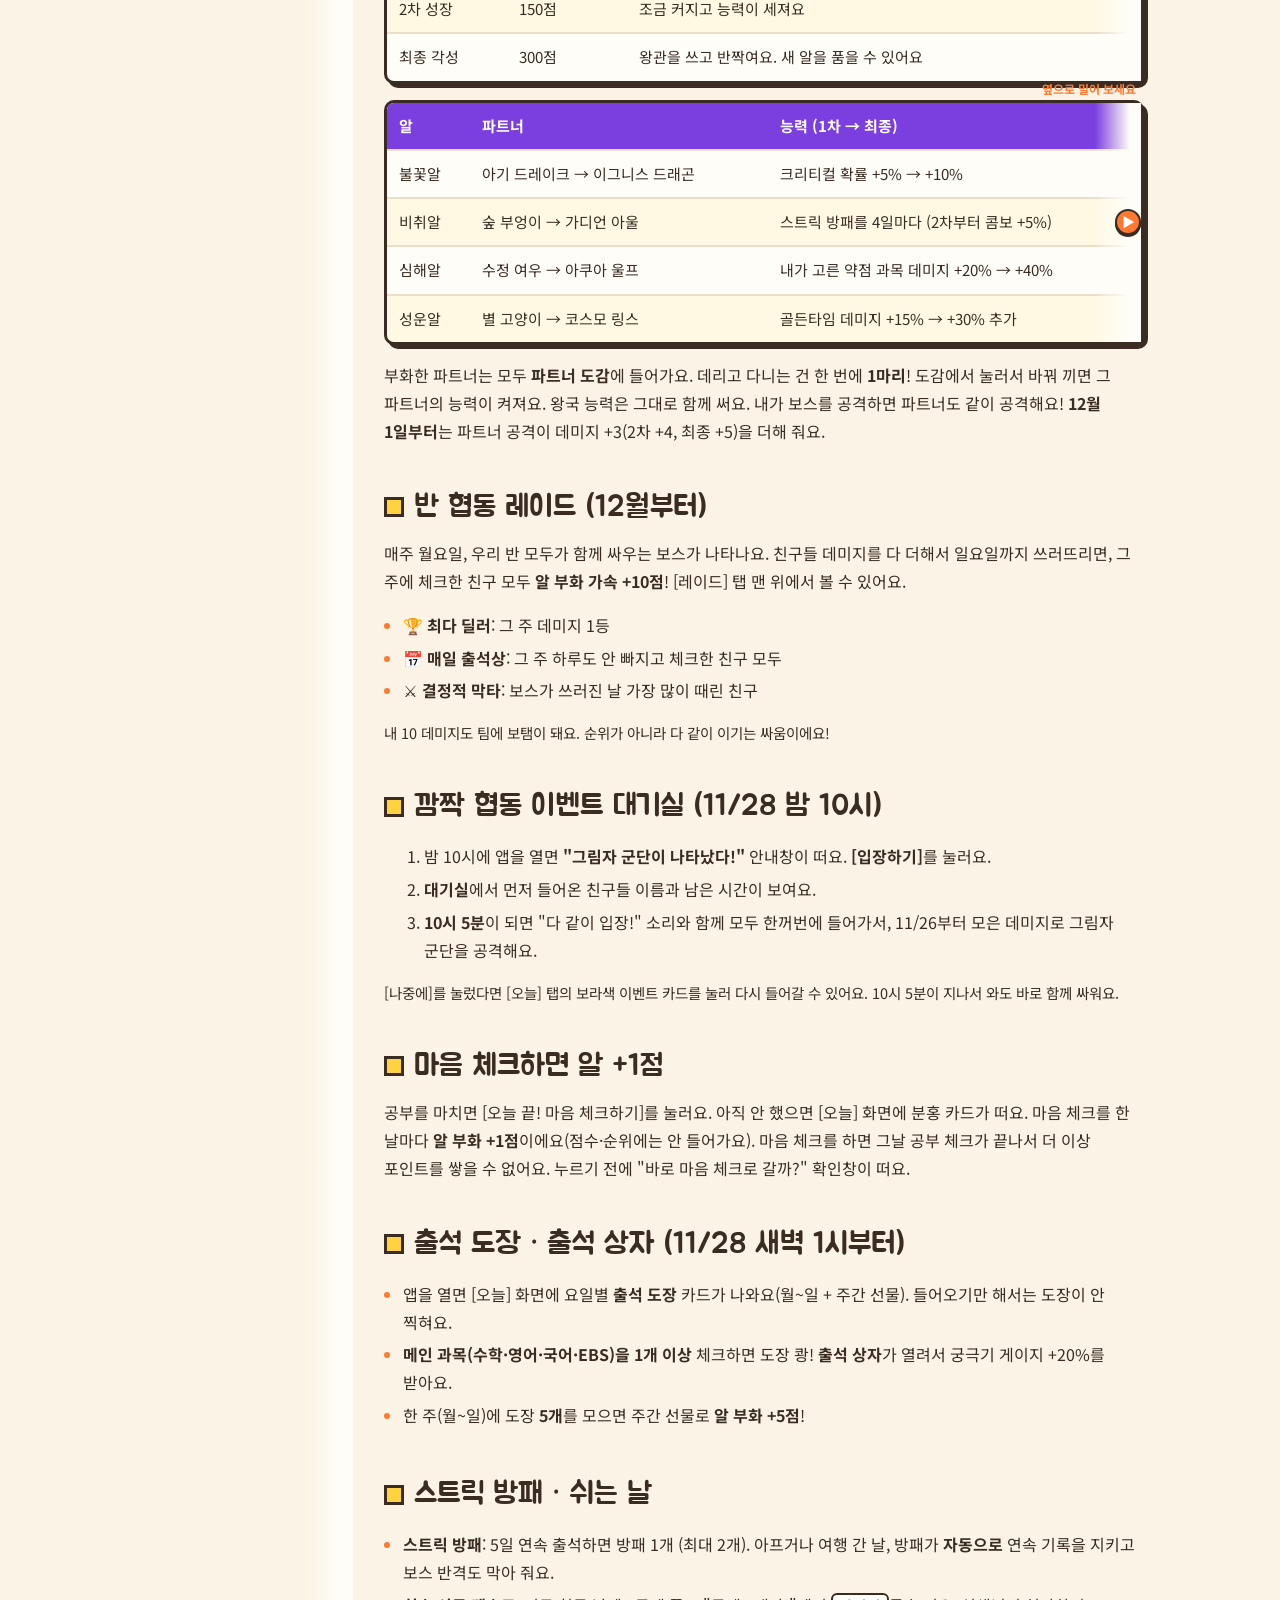
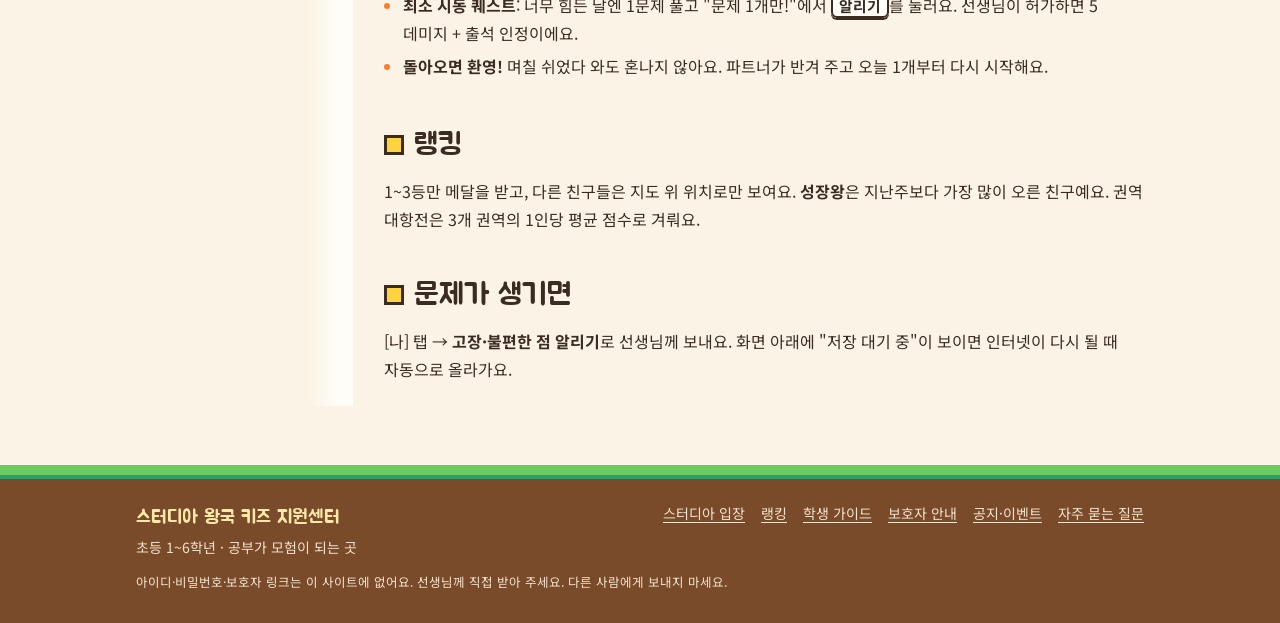
<file: support/student.html>
<!doctype html>
<html lang="ko">
<head>
<meta charset="utf-8">
<meta name="viewport" content="width=device-width,initial-scale=1">
<title>학생 사용 가이드 · 스터디아 왕국 키즈 지원센터</title>
<meta name="description" content="스터디아 왕국 키즈 앱 입장, 동물 캐릭터 만들기, 오늘의 체크, 보스전, 랭킹 사용법.">
<meta name="theme-color" content="#BFE6FF">
<link rel="preconnect" href="https://fonts.googleapis.com">
<link rel="preconnect" href="https://fonts.gstatic.com" crossorigin>
<link href="https://fonts.googleapis.com/css2?family=Jua&family=Press+Start+2P&family=Noto+Sans+KR:wght@400;500;700&display=swap" rel="stylesheet">
<link rel="stylesheet" href="style.css?v=2026.11.28-1355">
<script src="../game-data.js?v=2026.11.28-1355"></script>
</head>
<body data-page="student">

<div class="page-hero"><div class="wrap"><div class="txt">
  <div class="crumb"><a href="index.html">지원센터</a> › 학생</div>
  <h1>학생 사용 가이드</h1>
  <p>스터디아에 떨어진 모험가를 위한 안내서. 5분이면 다 읽어요.</p>
</div></div></div>

<div class="wrap guide">
  <nav class="toc" aria-label="이 페이지 목차">
    <b>목차</b>
    <a href="#story">이야기</a>
    <a href="#login">입장하기</a>
    <a href="#make">캐릭터 만들기</a>
    <a href="#tabs">화면 둘러보기</a>
    <a href="#day">하루 루틴</a>
    <a href="#score">점수 규칙</a>
    <a href="#boss">보스전 꿀팁</a>
    <a href="#partner">알 부화·파트너</a>
    <a href="#coop">반 협동 레이드</a>
    <a href="#lobby">이벤트 대기실</a>
    <a href="#shield">방패·쉬는 날</a>
    <a href="#rank">랭킹</a>
    <a href="#help">문제가 생기면</a>
  </nav>
  <div class="doc">

    <section id="story"><h2>이야기</h2>
      <p>어느 밤, 숙제 공책을 펼치자 마지막 장에서 반짝이는 문이 열렸어요. 눈을 떠 보니 마법 대륙 <b>스터디아</b>!</p>
      <p><b>미루기 대마왕</b>과 부하 괴물들이 집으로 돌아가는 <b>꿈의 문</b>을 잠가 버렸어요. 공부를 체크할 때마다 괴물에게 데미지가 들어가고, 모두 물리치면 꿈의 문이 열려요.</p>
      <div class="tip"><b>한 줄 요약</b> 정말 한 공부만 체크 → 체크한 만큼 괴물이 맞아요.</div></section>
    <section id="login"><h2>입장하기</h2>
      <ol class="steps">
        <li><b>선생님께 받은 안내문 열기</b>주소, 아이디, 비밀번호가 와요. 친구에게 보내지 마세요.</li>
        <li><b>주소를 열고 아이디·비밀번호 넣기</b><span class="kbd">입장하기</span>를 눌러요.</li>
        <li><b>홈 화면에 추가 (추천)</b>아이폰 Safari: 공유 버튼 → <span class="kbd">홈 화면에 추가</span> · 안드로이드 Chrome: ⋮ → <span class="kbd">홈 화면에 추가</span></li>
      </ol>
      <div class="warn"><b>비밀번호를 8번 틀리면</b> 10분 동안 잠겨요. 기억이 안 나면 선생님께 말해 줘요.</div></section>
    <section id="make"><h2>캐릭터 만들기</h2>
      <ol class="steps">
        <li><b>스터디아 약속</b>"정말 한 공부만 체크할게요"에 체크해요.</li>
        <li><b>성향 테스트 10문항</b>나와 맞는 왕국이 정해져요. 테스트 없이 직접 골라도 돼요. 글이 어려우면 보호자와 같이 읽어요.</li>
        <li><b>캐릭터 이름</b>랭킹에 보이는 이름이에요. <b>진짜 이름은 쓰지 마세요.</b></li>
        <li><b>동물 · 오라 색 · 직업</b>악어, 사자, 토끼, 다람쥐, 곰, 강아지, 고양이 중 하나. 같은 동물 + 같은 색은 반에서 한 명만 쓸 수 있어요.</li>
        <li><b>성격 · 좋아하는 음식 · 취미</b>좋아하는 음식은 <b>힘내기 물약</b>(30분 동안 데미지 +15%)이 돼요.</li>
        <li><b>모험의 목표 · 나의 꿈 (30자)</b>예: "우리 동네 동물병원 수의사". 꿈 카드는 [나] 탭에 있어요.</li>
      </ol></section>
    <section id="tabs"><h2>화면 둘러보기</h2>
      <div class="tbl"><table><thead><tr><th>탭</th><th>여기서 하는 일</th></tr></thead><tbody>
        <tr><td><b>오늘</b></td><td>공부 체크(수학·영어·국어), 공부 지원 체크(히든미션·EBS·미션2·학교숙제·책읽기·청소·가방 정리), 알 키우기, 스트릭 방패, 최소 시동 퀘스트, 보너스, 마음 체크</td></tr>
        <tr><td><b>보스전</b></td><td>이달의 과목 보스 6마리, 힘내기 물약, 15분 집중 타이머, 궁극기</td></tr>
        <tr><td><b>레이드</b></td><td>계절·방학 레이드와 1년짜리 히든보스, 모아 둔 아이템 쓰기</td></tr>
        <tr><td><b>랭킹</b></td><td><b>오늘 · 이번 주 · 이번 달</b> 레이스(점수만큼 길을 따라 스터디아 성으로 걸어가요), 권역 대항전</td></tr>
        <tr><td><b>나</b></td><td>캐릭터 카드, 알 부화·파트너 도감, 성장 단계, 레벨, 모험 도감, 보호자 링크</td></tr>
      </tbody></table></div></section>
    <section id="day"><h2>하루 루틴</h2>
      <ol class="steps">
        <li><b>공부하기</b>수학, 영어, 국어, EBS, 책읽기, 숙제…</li>
        <li><b>앱에서 체크</b><span class="kbd">공격!</span>을 누르면 "다 했니?"가 나와요. 정말 했으면 <span class="kbd">쉬웠어</span> <span class="kbd">조금 힘들어</span> <span class="kbd">해냈다!</span> 중 하나를 누르면 바로 공격해요.</li>
        <li><b>숙제검사 받기</b>히든미션: 마스터의 가호는 선생님만 확인해 줘요. 앱에서 <span class="kbd">알리기</span>를 누르면 선생님께 요청이 가요.</li>
        <li><b>저녁에 청소</b>방과 책상을 치우면 1점 + 궁극기 게이지 +20%.</li>
        <li><b>가방 정리</b>내일 준비물을 챙기면 1점 (11/28 새벽 1시부터).</li>
        <li><b>마음 체크</b>7문항, 30초면 끝나요. 점수에는 들어가지 않아요.<br><b>마음 체크를 하면 그날 공부 체크는 끝!</b> 공부를 다 하고 나서 눌러요.</li>
      </ol>
      <div class="note"><b>골든타임</b> 저녁 7시~9시에 체크하면 데미지 +20%! 일찍 끝내고 푹 자자.</div>
      <div class="note"><b>밤 12시 마감</b> 12시가 지나면 그날 체크는 닫혀요. 빠뜨린 게 있으면 다음 날 선생님께 말해요.</div></section>
    <section id="score"><h2>점수 규칙</h2>
      <div class="tbl"><table><thead><tr><th>체크</th><th>점수</th><th>횟수</th></tr></thead><tbody>
        <tr><td>수학 · 영어</td><td>5점</td><td>하루 1번, 주 6번</td></tr>
        <tr><td>국어 · EBS</td><td>3점</td><td>하루 1번, 주 4번 (EBS는 선생님이 열어 준 친구만 보여요. '평일만'이면 토·일은 쉬어요)</td></tr>
        <tr><td>히든미션: 마스터의 가호 (숙제검사)</td><td>3점</td><td>주 2번(2번이면 6점), 선생님만 확인 · 친구마다 '주 1번 6점'처럼 다를 수 있어요</td></tr>
        <tr><td>미션2 채점하고 고치기</td><td>1점</td><td>하루 1번</td></tr>
        <tr><td>학교숙제</td><td>1점</td><td>주 1번</td></tr>
        <tr><td>책읽기 · 청소 · 가방 정리</td><td>1점</td><td>하루 1번</td></tr>
        <tr><td>올클리어 · 3일 연속 · 7일 연속</td><td>+2 · +2 · +5</td><td>올클리어는 공부 체크(수학·영어·국어)만 다 하면!</td></tr>
      </tbody></table></div>
      <p class="small">하루 랭킹 점수는 30점까지. 연속 보너스와 선생님 추가 포인트는 따로 더해져요. 한 달 기준치는 <b>300점</b>이에요.</p>
      <div class="warn"><b>거짓 체크는 감점</b> 하지 않은 공부를 체크하면 선생님이 1~5점을 깎아요.</div></section>
    <section id="boss"><h2>보스전 꿀팁</h2>
      <ul><li>1점 = 10 데미지. 공격 한 번이 <b>과목 보스, 레이드, 히든보스</b>에 함께 들어가요. 한 달 300점을 과목마다 고르게 하면 과목 보스 6마리를 모두 물리칠 수 있어요. 자세한 건 <a href="rules.html#flow">규칙 도감</a>에 있어요.</li>
        <li><b>신규 용사 선물</b>: 처음 들어오면 [오늘] 화면에 선물상자가 떠요. 눌러서 열면 보스 체력을 미리 깎아 주는 축복을 받아요. 한 번만 받을 수 있어요.</li>
        <li><b>보스 반격</b>: 체크를 하나도 안 한 날이 지나면 과목 보스가 체력을 조금(3%) 회복해요. 책읽기 하나나 "문제 1개만"으로도 막을 수 있고, 스트릭 방패가 있으면 자동으로 막아 줘요!</li>
        <li><b>보스 표정</b>: 체력이 75%·50%·25% 아래로 떨어질 때마다 보스가 땀 흘리고, 화내고, 붕대를 감아요.</li>
        <li><b>소리</b>: 화면 맨 위 🔊 버튼으로 효과음·보스 음악·진동을 켜고 끌 수 있어요.</li>
        <li><b>손맛 보너스</b>: 체크할 때 CRITICAL!(15%, ×1.5)·MEGA HIT!(3%, ×2)가 터질 수 있어요. 하루 2번째 체크부터 콤보 +10~30%, 저녁 7~9시 골든타임 +20%.</li>
        <li><b>힘내기 물약</b>: 하루 2번, 30분 동안 +15%.</li>
        <li><b>15분 집중 타이머</b>를 끝까지 하면 궁극기 게이지 +20% (별빛집중 왕국 +40%). 100%가 되면 다음 공격은 MEGA ×3 확정!</li>
        <li><b>히든미션 숙제검사</b>를 통과하면 7일 동안 <b>마스터의 가호</b> +10%. 알리기를 깜빡해도 선생님이 숙제검사를 보고 직접 넣어 줄 수 있어요.</li>
        <li>매달 1일에 새 보스 6마리가 나타나요. 처치한 보스마다 장비 카드를 받아 레이드에서 써요.</li></ul></section>
    <section id="partner"><h2>알 부화 · 파트너</h2>
      <p>[오늘] 화면의 알 카드나 [나] 탭에서 알을 하나 골라 품어요. 알을 고른 날부터 <b>공부 점수</b>로 자라요. 11/27에 받은 <b>공통 추가 20점</b>은 알을 나중에 골라도 첫 번째 알에 바로 들어가요(부화까지 10점!).</p>
      <div class="tbl"><table><thead><tr><th>단계</th><th>필요 점수</th><th>무슨 일이?</th></tr></thead><tbody>
        <tr><td>1차 부화</td><td>30점</td><td>알이 깨지고 아기 파트너가 내 캐릭터 옆에 따라다녀요</td></tr>
        <tr><td>2차 성장</td><td>150점</td><td>조금 커지고 능력이 세져요</td></tr>
        <tr><td>최종 각성</td><td>300점</td><td>왕관을 쓰고 반짝여요. 새 알을 품을 수 있어요</td></tr>
      </tbody></table></div>
      <div class="tbl"><table><thead><tr><th>알</th><th>파트너</th><th>능력 (1차 → 최종)</th></tr></thead><tbody>
        <tr><td>불꽃알</td><td>아기 드레이크 → 이그니스 드래곤</td><td>크리티컬 확률 +5% → +10%</td></tr>
        <tr><td>비취알</td><td>숲 부엉이 → 가디언 아울</td><td>스트릭 방패를 4일마다 (2차부터 콤보 +5%)</td></tr>
        <tr><td>심해알</td><td>수정 여우 → 아쿠아 울프</td><td>내가 고른 약점 과목 데미지 +20% → +40%</td></tr>
        <tr><td>성운알</td><td>별 고양이 → 코스모 링스</td><td>골든타임 데미지 +15% → +30% 추가</td></tr>
      </tbody></table></div>
      <p>부화한 파트너는 모두 <b>파트너 도감</b>에 들어가요. 데리고 다니는 건 한 번에 <b>1마리</b>! 도감에서 눌러서 바꿔 끼면 그 파트너의 능력이 켜져요. 왕국 능력은 그대로 함께 써요. 내가 보스를 공격하면 파트너도 같이 공격해요! <b>12월 1일부터</b>는 파트너 공격이 데미지 +3(2차 +4, 최종 +5)을 더해 줘요.</p></section>
    <section id="coop"><h2>반 협동 레이드 (12월부터)</h2>
      <p>매주 월요일, 우리 반 모두가 함께 싸우는 보스가 나타나요. 친구들 데미지를 다 더해서 일요일까지 쓰러뜨리면, 그 주에 체크한 친구 모두 <b>알 부화 가속 +10점</b>! [레이드] 탭 맨 위에서 볼 수 있어요.</p>
      <ul><li>🏆 <b>최다 딜러</b>: 그 주 데미지 1등</li><li>📅 <b>매일 출석상</b>: 그 주 하루도 안 빠지고 체크한 친구 모두</li><li>⚔ <b>결정적 막타</b>: 보스가 쓰러진 날 가장 많이 때린 친구</li></ul>
      <p class="small">내 10 데미지도 팀에 보탬이 돼요. 순위가 아니라 다 같이 이기는 싸움이에요!</p></section>
    <section id="lobby"><h2>깜짝 협동 이벤트 대기실 (11/28 밤 10시)</h2>
      <ol><li>밤 10시에 앱을 열면 <b>"그림자 군단이 나타났다!"</b> 안내창이 떠요. <b>[입장하기]</b>를 눌러요.</li>
        <li><b>대기실</b>에서 먼저 들어온 친구들 이름과 남은 시간이 보여요.</li>
        <li><b>10시 5분</b>이 되면 "다 같이 입장!" 소리와 함께 모두 한꺼번에 들어가서, 11/26부터 모은 데미지로 그림자 군단을 공격해요.</li></ol>
      <p class="small">[나중에]를 눌렀다면 [오늘] 탭의 보라색 이벤트 카드를 눌러 다시 들어갈 수 있어요. 10시 5분이 지나서 와도 바로 함께 싸워요.</p></section>
    <section id="mood"><h2>마음 체크하면 알 +1점</h2>
      <p>공부를 마치면 [오늘 끝! 마음 체크하기]를 눌러요. 아직 안 했으면 [오늘] 화면에 분홍 카드가 떠요. 마음 체크를 한 날마다 <b>알 부화 +1점</b>이에요(점수·순위에는 안 들어가요). 마음 체크를 하면 그날 공부 체크가 끝나서 더 이상 포인트를 쌓을 수 없어요. 누르기 전에 "바로 마음 체크로 갈까?" 확인창이 떠요.</p></section>
    <section id="att"><h2>출석 도장 · 출석 상자 (11/28 새벽 1시부터)</h2>
      <ul><li>앱을 열면 [오늘] 화면에 요일별 <b>출석 도장</b> 카드가 나와요(월~일 + 주간 선물). 들어오기만 해서는 도장이 안 찍혀요.</li>
        <li><b>메인 과목(수학·영어·국어·EBS)을 1개 이상</b> 체크하면 도장 쾅! <b>출석 상자</b>가 열려서 궁극기 게이지 +20%를 받아요.</li>
        <li>한 주(월~일)에 도장 <b>5개</b>를 모으면 주간 선물로 <b>알 부화 +5점</b>!</li></ul></section>
    <section id="shield"><h2>스트릭 방패 · 쉬는 날</h2>
      <ul><li><b>스트릭 방패</b>: 5일 연속 출석하면 방패 1개 (최대 2개). 아프거나 여행 간 날, 방패가 <b>자동으로</b> 연속 기록을 지키고 보스 반격도 막아 줘요.</li>
        <li><b>최소 시동 퀘스트</b>: 너무 힘든 날엔 1문제 풀고 "문제 1개만!"에서 <span class="kbd">알리기</span>를 눌러요. 선생님이 허가하면 5 데미지 + 출석 인정이에요.</li>
        <li><b>돌아오면 환영!</b> 며칠 쉬었다 와도 혼나지 않아요. 파트너가 반겨 주고 오늘 1개부터 다시 시작해요.</li></ul></section>
    <section id="rank"><h2>랭킹</h2>
      <p>1~3등만 메달을 받고, 다른 친구들은 지도 위 위치로만 보여요. <b>성장왕</b>은 지난주보다 가장 많이 오른 친구예요. 권역 대항전은 3개 권역의 1인당 평균 점수로 겨뤄요.</p></section>
    <section id="help"><h2>문제가 생기면</h2>
      <p>[나] 탭 → <b>고장·불편한 점 알리기</b>로 선생님께 보내요. 화면 아래에 "저장 대기 중"이 보이면 인터넷이 다시 될 때 자동으로 올라가요.</p></section>
  </div>
</div>

<script src="site.js?v=2026.11.28-1355"></script>

</body>
</html>
</file>
<file: support/style.css>
/* 스터디아 왕국 키즈 지원센터: 앱과 같은 픽셀 왕국 스타일 */
:root{
  --bg:#FBF4E6; --surface:#FFFDF8; --ink:#3A2C22; --muted:#7A6656; --line:#EADFCB; --edge:#3A2C22;
  --sky1:#BFE6FF; --sky2:#E3F4FF; --grass:#6CCB5F; --grass-dk:#2E9E6B; --dirt:#B9783F; --dirt-dk:#7A4B2A;
  --orange:#FF7A2F; --orange-dk:#C2541A; --purple:#7B3FE0; --purple-dk:#4E22A6; --purple-soft:#EFE6FF;
  --gold:#FFD23F; --gold-soft:#FFF3C9; --red:#E8484A; --red-soft:#FFE4E1; --green-soft:#E2F5DC; --blue-soft:#E3F4FF;
  --brand:var(--purple);
  --r:10px; --px:4px 4px 0 var(--edge);
  --f-body:"Noto Sans KR","Apple SD Gothic Neo","Malgun Gothic",system-ui,sans-serif;
  --f-title:"Jua","Noto Sans KR",sans-serif; --f-pixel:"Press Start 2P",ui-monospace,monospace;
  color-scheme:light;
}
@media (prefers-color-scheme:dark){:root:not([data-theme="light"]){
  --bg:#1C1A2E; --surface:#2A2640; --ink:#F3E9DA; --muted:#B8AECB; --line:#423C5E; --edge:#0E0C18;
  --sky1:#1E2650; --sky2:#3A3270; --purple-soft:#3A2F62; --gold-soft:#3D3420; --red-soft:#43242A; --green-soft:#1F3A2C; --blue-soft:#243052;
  --brand:#C9A2FF; color-scheme:dark;
}}
:root[data-theme="dark"]{
  --bg:#1C1A2E; --surface:#2A2640; --ink:#F3E9DA; --muted:#B8AECB; --line:#423C5E; --edge:#0E0C18;
  --sky1:#1E2650; --sky2:#3A3270; --purple-soft:#3A2F62; --gold-soft:#3D3420; --red-soft:#43242A; --green-soft:#1F3A2C; --blue-soft:#243052;
  --brand:#C9A2FF; color-scheme:dark;
}
*{box-sizing:border-box}
html{-webkit-text-size-adjust:100%;scroll-behavior:smooth;scroll-padding-top:80px}
body{margin:0;background:var(--bg);color:var(--ink);font:16px/1.75 var(--f-body);word-break:keep-all;overflow-wrap:anywhere}
a{color:var(--brand);text-underline-offset:3px}
canvas{image-rendering:pixelated;display:block}
h1,h2,h3{font-family:var(--f-title);font-weight:400;line-height:1.3;margin:0 0 .4em}
h1{font-size:clamp(32px,7vw,52px)} h2{font-size:clamp(24px,4.6vw,30px)} h3{font-size:21px}
p{margin:0 0 .8em}
.wrap{max-width:1040px;margin:0 auto;padding:0 16px}
.muted{color:var(--muted)} .small{font-size:14.5px} .tiny{font-size:12.5px}

/* 헤더: 나무 간판 */
.top{position:sticky;top:0;z-index:20;background:var(--surface);border-bottom:4px solid var(--edge)}
.top .wrap{display:flex;align-items:center;gap:12px;height:64px}
.logo{display:flex;align-items:center;gap:10px;text-decoration:none;color:var(--ink);font-family:var(--f-title);font-size:22px;white-space:nowrap}
.logo .mk{flex:none}
.logo small{font-family:var(--f-pixel);font-size:8px;color:#fff;background:var(--purple);padding:5px 6px 4px;margin-left:6px;box-shadow:0 3px 0 var(--purple-dk);vertical-align:3px;border-radius:2px}
.menu{display:flex;gap:6px;margin-left:auto}
.menu a{text-decoration:none;color:var(--ink);padding:7px 11px;border-radius:8px;font-size:15px;font-weight:700;white-space:nowrap;border:2px solid transparent}
.menu a:hover{border-color:var(--edge);background:var(--gold-soft)}
.menu a[aria-current="page"]{color:#fff;background:var(--purple);border-color:var(--edge);box-shadow:0 3px 0 var(--edge)}
.iconbtn{border:2px solid var(--edge);background:var(--surface);color:var(--ink);width:40px;height:40px;border-radius:8px;display:grid;place-items:center;cursor:pointer;flex:none;box-shadow:0 3px 0 var(--edge)}
.iconbtn:active{transform:translateY(2px);box-shadow:0 1px 0 var(--edge)}
.iconbtn svg{width:20px;height:20px}
#menuBtn{display:none;margin-left:auto}
@media (max-width:900px){
  #menuBtn{display:grid}
  .menu{display:none;position:absolute;top:64px;left:0;right:0;flex-direction:column;background:var(--surface);border-bottom:4px solid var(--edge);padding:10px 16px 16px}
  .menu.open{display:flex}
  .menu a{padding:11px 14px}
}
@media (max-width:420px){.logo{font-size:19px}.logo small{display:none}}

/* 페이지 머리: 하늘 + 구름 + 잔디 땅 */
.page-hero{position:relative;overflow:hidden;background:linear-gradient(180deg,var(--sky1),var(--sky2) 70%);color:var(--ink);padding:34px 0 64px}
.page-hero::after{content:"";position:absolute;left:0;right:0;bottom:0;height:34px;
  background:linear-gradient(var(--grass) 0 10px,var(--grass-dk) 10px 14px,var(--dirt) 14px 100%);
  border-top:0;box-shadow:inset 0 -6px 0 rgba(0,0,0,.12)}
.page-hero::before{content:"";position:absolute;left:0;right:0;bottom:30px;height:8px;background:repeating-linear-gradient(90deg,var(--grass) 0 8px,transparent 8px 20px,var(--grass-dk) 20px 24px,transparent 24px 36px)}
.page-hero .wrap{position:relative;z-index:1;min-height:120px}
.page-hero .txt{max-width:640px}
.page-hero h1{margin:0;text-shadow:3px 3px 0 var(--gold),6px 6px 0 rgba(58,44,34,.12)}
:root[data-theme="dark"] .page-hero h1{text-shadow:3px 3px 0 #7B3FE0}
@media (prefers-color-scheme:dark){:root:not([data-theme="light"]) .page-hero h1{text-shadow:3px 3px 0 #7B3FE0}}
.page-hero p{margin:.5em 0 0;font-size:16.5px}
.crumb{font-family:var(--f-pixel);font-size:9px;letter-spacing:.05em;margin-bottom:12px;display:inline-block;background:var(--edge);color:var(--gold);padding:6px 8px 5px}
.crumb a{color:var(--gold);text-decoration:none}
.page-hero .deco{position:absolute;right:16px;bottom:-30px;display:flex;align-items:flex-end;gap:10px;z-index:0}
.page-hero .deco .bob{animation:skBob 3.2s ease-in-out infinite}
.page-hero .cl{position:absolute;z-index:0;opacity:.85;animation:skDrift 30s linear infinite}
.page-hero .cl.c2{animation-duration:44s;animation-delay:-18s}
@keyframes skBob{0%,100%{transform:translateY(0)}50%{transform:translateY(-6px)}}
@keyframes skDrift{from{transform:translateX(-20vw)}to{transform:translateX(120vw)}}
@media (max-width:760px){.page-hero .deco{opacity:.35;transform:scale(.7);transform-origin:bottom right}}
@media (prefers-reduced-motion:reduce){.page-hero .deco .bob,.page-hero .cl{animation:none}}
.home-hero{text-align:center;padding-bottom:70px}
.home-hero .txt{margin:0 auto}
.home-hero .isl{display:flex;justify-content:center;margin:4px 0 10px;animation:skBob 3.2s ease-in-out infinite}
.home-hero .kids{display:inline-block;font-family:var(--f-pixel);font-size:12px;color:#fff;background:var(--purple);padding:7px 10px 6px;border-radius:3px;box-shadow:0 4px 0 var(--purple-dk);transform:rotate(-3deg);margin:10px 0 4px}
.home-hero .slogan{font-family:var(--f-title);color:var(--orange);font-size:clamp(18px,4.6vw,22px)}

/* 버튼 */
.btns{display:flex;flex-wrap:wrap;gap:12px;margin-top:18px}
.btn{display:inline-flex;align-items:center;gap:8px;text-decoration:none;font-family:var(--f-title);font-size:19px;padding:11px 20px;border-radius:10px;border:3px solid var(--edge);cursor:pointer;line-height:1.2;box-shadow:0 4px 0 var(--edge)}
.btn:active{transform:translateY(3px);box-shadow:0 1px 0 var(--edge)}
.btn.primary{background:var(--orange);color:#fff}
.btn.light{background:var(--surface);color:var(--ink)}
.btn.green{background:var(--grass-dk);color:#fff}

/* 섹션·카드: 픽셀 테두리 */
main{padding-bottom:40px}
section{padding:30px 0 8px}
.sec-head{display:flex;align-items:center;gap:10px;margin-bottom:16px}
.sec-head h2{margin:0}
.sec-head h2::before{content:"";display:inline-block;width:12px;height:12px;background:var(--gold);border:2px solid var(--edge);margin-right:10px;vertical-align:4px}
.grid{display:grid;gap:16px}
.g2{grid-template-columns:repeat(2,minmax(0,1fr))}
.g3{grid-template-columns:repeat(3,minmax(0,1fr))}
.g4{grid-template-columns:repeat(4,minmax(0,1fr))}
@media (max-width:900px){.g3,.g4{grid-template-columns:repeat(2,minmax(0,1fr))}}
@media (max-width:560px){.g2,.g3,.g4{grid-template-columns:minmax(0,1fr)}}
.card{background:var(--surface);border:3px solid var(--edge);border-radius:var(--r);padding:18px;box-shadow:var(--px);min-width:0}
.card h3{margin-bottom:.3em}
.card p:last-child{margin-bottom:0}
a.card{display:block;text-decoration:none;color:inherit;transition:transform .12s,box-shadow .12s}
a.card:hover{transform:translate(-2px,-2px);box-shadow:6px 6px 0 var(--edge)}
.role{display:flex;flex-direction:column;gap:4px}
.role .ic{height:76px;display:flex;align-items:flex-end;justify-content:center;margin:-4px -4px 10px;background:linear-gradient(var(--blue-soft) 0 70%,var(--grass) 70% 80%,var(--dirt) 80%);border:2px solid var(--edge);border-radius:6px;padding-bottom:12px}
.role .go{margin-top:auto;font-family:var(--f-title);color:var(--orange);font-size:18px}
.tag{display:inline-block;font-size:12px;font-weight:700;padding:2px 8px;border-radius:999px;background:var(--purple-soft);color:var(--ink);white-space:nowrap}

/* 가이드 */
.guide{display:grid;grid-template-columns:220px minmax(0,1fr);gap:28px;padding-top:30px}
.toc{position:sticky;top:84px;align-self:start;font-size:15px;background:var(--surface);border:3px solid var(--edge);border-radius:var(--r);box-shadow:var(--px);padding:12px}
.toc b{display:block;font-family:var(--f-pixel);font-size:9px;color:var(--muted);margin-bottom:8px}
.toc a{display:block;text-decoration:none;color:var(--ink);padding:5px 8px;border-radius:6px}
.toc a::before{content:"▸ ";color:var(--orange)}
.toc a:hover{background:var(--gold-soft)}
@media (max-width:900px){.guide{grid-template-columns:minmax(0,1fr)}.toc{position:static;display:flex;gap:6px;overflow-x:auto;padding:8px;box-shadow:none;border-width:2px}.toc b{display:none}.toc a{border:2px solid var(--edge);white-space:nowrap;padding:5px 12px;background:var(--surface)}.toc a::before{content:""}}
.doc section{padding:0 0 30px}
.doc h2{display:flex;align-items:center;gap:10px}
.doc h2::before{content:"";flex:none;width:14px;height:14px;background:var(--gold);border:3px solid var(--edge)}
.doc ol.steps{counter-reset:s;list-style:none;padding:0;margin:0 0 1em;display:grid;gap:12px}
.doc ol.steps>li{counter-increment:s;position:relative;background:var(--surface);border:3px solid var(--edge);border-radius:var(--r);padding:14px 16px 14px 62px;box-shadow:var(--px)}
.doc ol.steps>li::before{content:counter(s);position:absolute;left:14px;top:14px;width:32px;height:32px;background:var(--purple);color:#fff;font-family:var(--f-pixel);font-size:12px;display:grid;place-items:center;border:2px solid var(--edge);box-shadow:0 3px 0 var(--edge)}
.doc ol.steps>li>b:first-child{display:block;font-family:var(--f-title);font-weight:400;font-size:18px}
.doc ul{padding-left:1.2em}
.doc li{margin-bottom:.3em}
.doc ul li::marker{color:var(--orange)}
.tip,.warn,.note{border-radius:8px;padding:12px 14px;margin:0 0 1em;font-size:15.5px;border:3px solid var(--edge);box-shadow:3px 3px 0 var(--edge)}
.tip{background:var(--green-soft)} .warn{background:var(--red-soft)} .note{background:var(--gold-soft)}
.tip b,.warn b,.note b{font-family:var(--f-title);font-weight:400;font-size:17px;margin-right:6px}
.tip b::before{content:"★ ";color:var(--grass-dk)} .warn b::before{content:"! ";color:var(--red)} .note b::before{content:"✎ ";color:var(--orange)}
.tbl{overflow-x:auto;margin:0 0 1em;border:3px solid var(--edge);border-radius:var(--r);background:var(--surface);box-shadow:var(--px)}
table{border-collapse:collapse;width:100%;font-size:15px;min-width:460px}
th,td{text-align:left;padding:10px 12px;border-top:2px solid var(--line);vertical-align:top}
thead th{border-top:0;background:var(--purple);color:#fff;font-weight:700;white-space:nowrap}
tbody tr:nth-child(even) td{background:color-mix(in srgb,var(--gold-soft) 45%,transparent)}
.kbd{font-family:var(--f-body);font-weight:700;background:var(--surface);border:2px solid var(--edge);border-radius:6px;padding:0 6px;font-size:.92em;white-space:nowrap;box-shadow:0 2px 0 var(--edge)}

/* 자주 묻는 질문 */
.search input{width:100%;font:inherit;padding:13px 16px;border:3px solid var(--edge);border-radius:var(--r);background:var(--surface);color:var(--ink);box-shadow:var(--px);margin-bottom:8px}
.search input:focus{outline:3px solid var(--gold);outline-offset:2px}
.cat{font-family:var(--f-title);font-size:22px;margin:26px 0 10px;display:flex;align-items:center;gap:10px}
.cat::before{content:"";width:12px;height:12px;background:var(--gold);border:3px solid var(--edge)}
details.faq{background:var(--surface);border:3px solid var(--edge);border-radius:var(--r);margin-bottom:10px;box-shadow:3px 3px 0 var(--edge)}
details.faq summary{cursor:pointer;padding:13px 16px;font-weight:700;list-style:none;display:flex;gap:12px;align-items:baseline}
details.faq summary::before{content:"Q";font-family:var(--f-pixel);color:var(--orange);font-size:12px}
details.faq summary::-webkit-details-marker{display:none}
details.faq[open] summary{border-bottom:2px dashed var(--line)}
details.faq .a{padding:12px 16px 14px 44px}
details.faq .a p:last-child{margin:0}

/* 바닥글: 흙 땅 */
footer{margin-top:40px;background:var(--dirt-dk);color:#F3E3CC;border-top:10px solid var(--grass);box-shadow:inset 0 4px 0 var(--grass-dk)}
footer .wrap{padding:26px 16px 30px;display:flex;flex-wrap:wrap;gap:12px 24px;justify-content:space-between;font-size:14px}
footer b{font-family:var(--f-title);font-weight:400;font-size:19px;color:#FFE9A8}
footer a{color:#F3E3CC}
footer nav{display:flex;flex-wrap:wrap;gap:6px 16px}
.logo .mk canvas{height:40px;width:auto}
.logo .mark{width:30px;height:30px;flex:none}
.doc section>h3{margin-top:22px}

/* 스크롤 표시 */
html{scrollbar-color:var(--orange) var(--line)}
::-webkit-scrollbar{width:12px;height:10px}
::-webkit-scrollbar-track{background:var(--line)}
::-webkit-scrollbar-thumb{background:var(--orange);border:2px solid var(--edge);border-radius:3px}
.hwrap{position:relative;min-width:0;margin-bottom:1em}
.hwrap>.tbl{margin-bottom:0}
.hwrap>.harrow{position:absolute;top:3px;bottom:3px;width:46px;display:flex;align-items:center;pointer-events:none;transition:opacity .2s;z-index:2}
.hwrap>.harrow.r{right:3px;justify-content:flex-end;background:linear-gradient(90deg,transparent,var(--surface) 75%)}
.hwrap>.harrow.l{left:3px;justify-content:flex-start;background:linear-gradient(270deg,transparent,var(--surface) 75%)}
.hwrap>.harrow b{width:26px;height:26px;display:grid;place-items:center;background:var(--orange);color:#fff;font-size:13px;border:2px solid var(--edge);border-radius:50%;box-shadow:0 2px 0 var(--edge)}
.hwrap>.harrow.r b{animation:nudgeR 1s ease-in-out infinite}.hwrap>.harrow.l b{animation:nudgeL 1s ease-in-out infinite}
.hwrap.at-end>.harrow.r,.hwrap.at-start>.harrow.l{opacity:0}
.hwrap>.hhint{position:absolute;right:8px;top:-22px;font-size:12px;font-weight:700;color:var(--orange)}
.hwrap.at-end>.hhint{display:none}
@keyframes nudgeR{50%{transform:translateX(4px)}}@keyframes nudgeL{50%{transform:translateX(-4px)}}
@media (prefers-reduced-motion:reduce){.hwrap>.harrow b{animation:none}}
html{-webkit-text-size-adjust:100%}body{-webkit-tap-highlight-color:transparent}
input,select,textarea{font-size:16px}

/* 공지·이벤트 */
.newstabs{display:flex;gap:8px;margin-bottom:14px}.newstabs button{flex:1;padding:12px 8px;font:inherit;font-family:var(--f-title,inherit);font-size:17px;border:3px solid #2B1D16;background:#FFF6DC;color:#2B1D16;cursor:pointer;box-shadow:0 4px 0 #2B1D16}
.newstabs button[aria-selected="true"]{background:#FFD84A}
.card.news{margin-bottom:12px}.card.news summary{cursor:pointer;display:flex;flex-wrap:wrap;gap:6px;align-items:center;list-style:none}.card.news summary::-webkit-details-marker{display:none}
.ndate{font-size:12px;opacity:.7}.nbadge{font-size:12px;padding:1px 8px;border:2px solid #2B1D16}.nbadge.on{background:#7FD36B}.nbadge.soon{background:#BFE6FF}.nbadge.end{background:#ddd;opacity:.8}
.nbody{margin-top:10px}.nbody ul{padding-left:20px;line-height:1.8}
</file>
